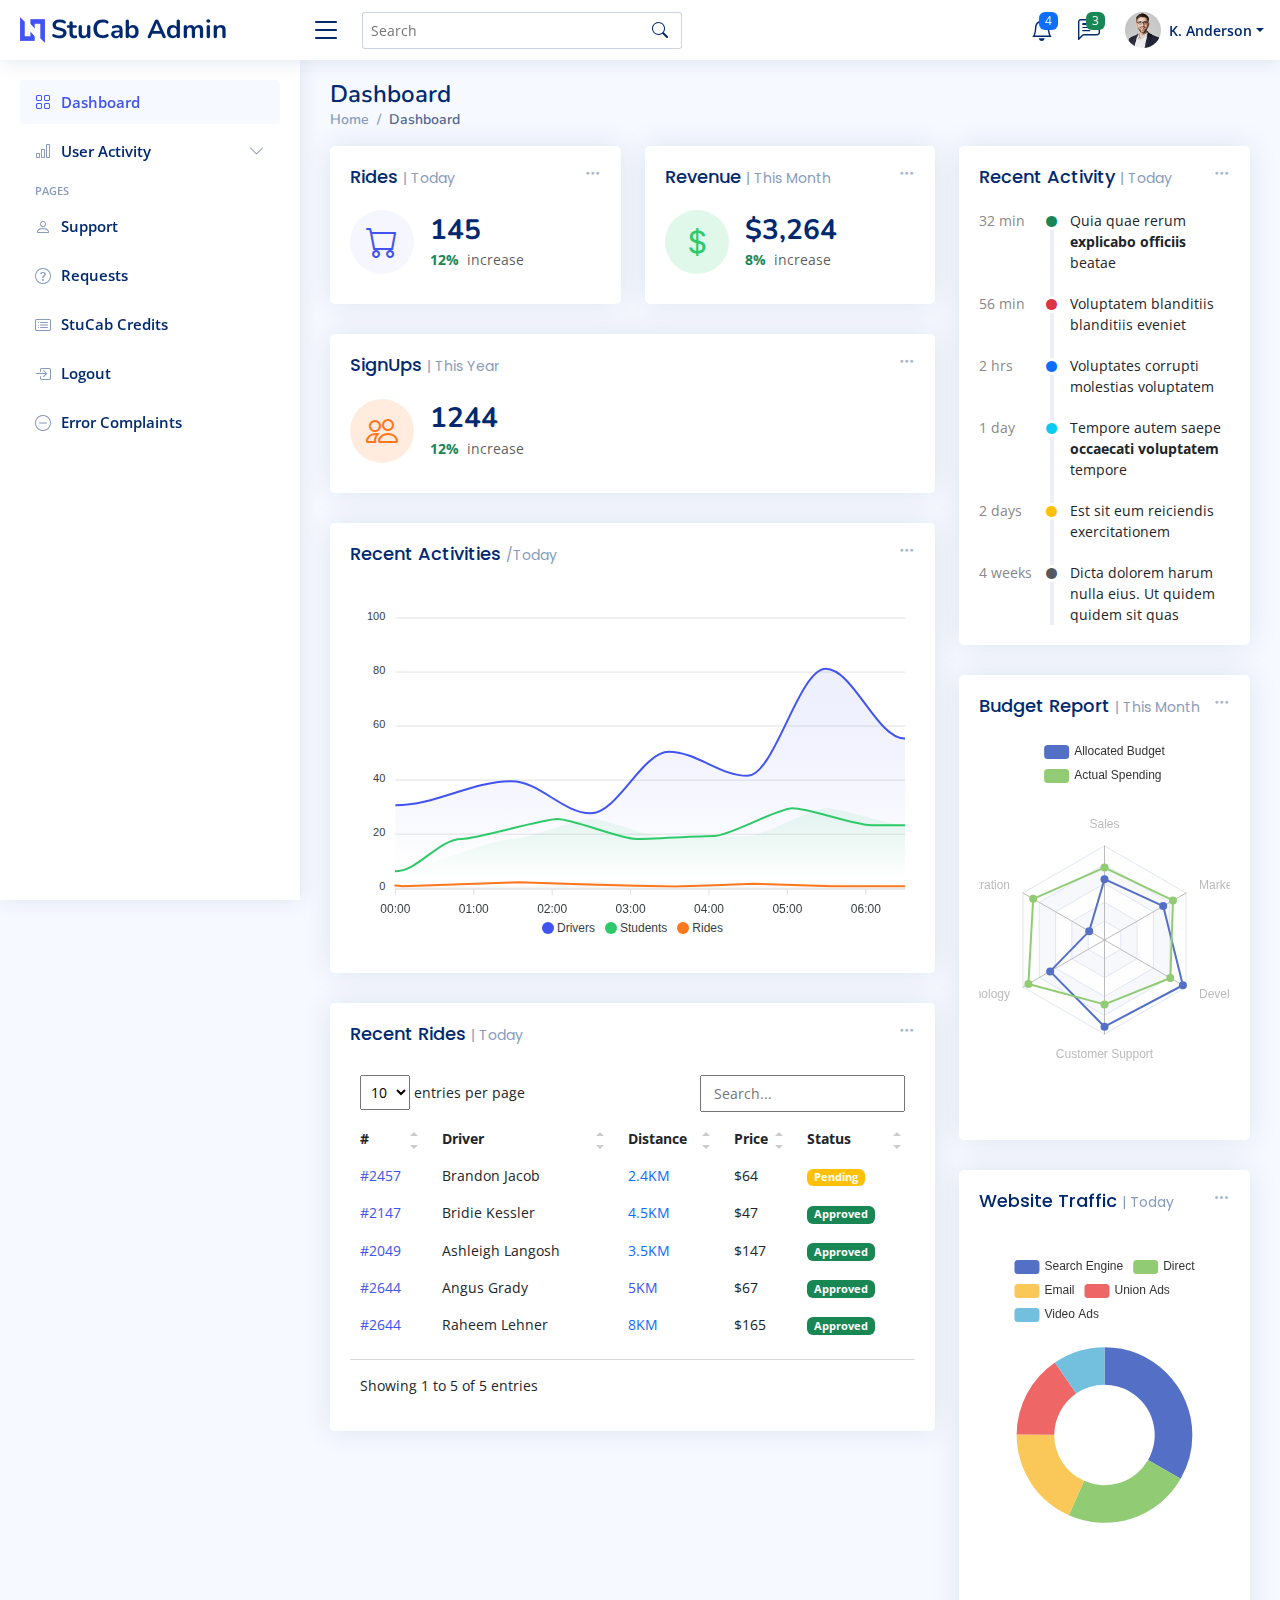
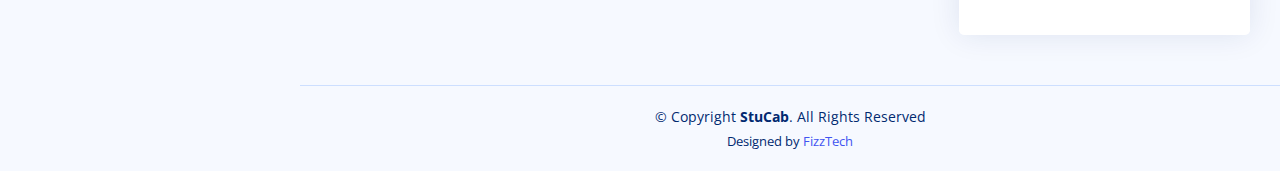
<file: Dashboards/adminDash/index.html>
<!DOCTYPE html>
<html lang="en">

<head>
  <meta charset="utf-8">
  <meta content="width=device-width, initial-scale=1.0" name="viewport">

  <title>StuCab - Admin Dashboard</title>
  <meta content="" name="description">
  <meta content="" name="keywords">

  <!-- Favicons -->
  <link href="assets/img/favicon.png" rel="icon">
  <link href="assets/img/apple-touch-icon.png" rel="apple-touch-icon">

  <!-- Google Fonts -->
  <link href="https://fonts.gstatic.com" rel="preconnect">
  <link href="https://fonts.googleapis.com/css?family=Open+Sans:300,300i,400,400i,600,600i,700,700i|Nunito:300,300i,400,400i,600,600i,700,700i|Poppins:300,300i,400,400i,500,500i,600,600i,700,700i" rel="stylesheet">

  <!-- Vendor CSS Files -->
  <link href="assets/vendor/bootstrap/css/bootstrap.min.css" rel="stylesheet">
  <link href="assets/vendor/bootstrap-icons/bootstrap-icons.css" rel="stylesheet">
  <link href="assets/vendor/boxicons/css/boxicons.min.css" rel="stylesheet">
  <link href="assets/vendor/quill/quill.snow.css" rel="stylesheet">
  <link href="assets/vendor/quill/quill.bubble.css" rel="stylesheet">
  <link href="assets/vendor/remixicon/remixicon.css" rel="stylesheet">
  <link href="assets/vendor/simple-datatables/style.css" rel="stylesheet">

  <!-- Template Main CSS File -->
  <link href="assets/css/style.css" rel="stylesheet">

  <!-- =======================================================
  * Template Name: NiceAdmin
  * Updated: Jul 27 2023 with Bootstrap v5.3.1
  * Template URL: https://bootstrapmade.com/nice-admin-bootstrap-admin-html-template/
  * Author: BootstrapMade.com
  * License: https://bootstrapmade.com/license/
  ======================================================== -->
</head>

<body>

  <!-- ======= Header ======= -->
  <header id="header" class="header fixed-top d-flex align-items-center">

    <div class="d-flex align-items-center justify-content-between">
      <a href="index.html" class="logo d-flex align-items-center">
        <img src="assets/img/logo.png" alt="">
        <span class="d-none d-lg-block">StuCab Admin</span>
      </a>
      <i class="bi bi-list toggle-sidebar-btn"></i>
    </div><!-- End Logo -->

    <div class="search-bar">
      <form class="search-form d-flex align-items-center" method="POST" action="#">
        <input type="text" name="query" placeholder="Search" title="Enter search keyword">
        <button type="submit" title="Search"><i class="bi bi-search"></i></button>
      </form>
    </div><!-- End Search Bar -->

    <nav class="header-nav ms-auto">
      <ul class="d-flex align-items-center">

        <li class="nav-item d-block d-lg-none">
          <a class="nav-link nav-icon search-bar-toggle " href="#">
            <i class="bi bi-search"></i>
          </a>
        </li><!-- End Search Icon-->

        <li class="nav-item dropdown">

          <a class="nav-link nav-icon" href="#" data-bs-toggle="dropdown">
            <i class="bi bi-bell"></i>
            <span class="badge bg-primary badge-number">4</span>
          </a><!-- End Notification Icon -->

          <ul class="dropdown-menu dropdown-menu-end dropdown-menu-arrow notifications">
            <li class="dropdown-header">
              You have 4 new notifications
              <a href="#"><span class="badge rounded-pill bg-primary p-2 ms-2">View all</span></a>
            </li>
            <li>
              <hr class="dropdown-divider">
            </li>

            <li class="notification-item">
              <i class="bi bi-exclamation-circle text-warning"></i>
              <div>
                <h4>Lorem Ipsum</h4>
                <p>Quae dolorem earum veritatis oditseno</p>
                <p>30 min. ago</p>
              </div>
            </li>

            <li>
              <hr class="dropdown-divider">
            </li>

            <li class="notification-item">
              <i class="bi bi-x-circle text-danger"></i>
              <div>
                <h4>Atque rerum nesciunt</h4>
                <p>Quae dolorem earum veritatis oditseno</p>
                <p>1 hr. ago</p>
              </div>
            </li>

            <li>
              <hr class="dropdown-divider">
            </li>

            <li class="notification-item">
              <i class="bi bi-check-circle text-success"></i>
              <div>
                <h4>Sit rerum fuga</h4>
                <p>Quae dolorem earum veritatis oditseno</p>
                <p>2 hrs. ago</p>
              </div>
            </li>

            <li>
              <hr class="dropdown-divider">
            </li>

            <li class="notification-item">
              <i class="bi bi-info-circle text-primary"></i>
              <div>
                <h4>Dicta reprehenderit</h4>
                <p>Quae dolorem earum veritatis oditseno</p>
                <p>4 hrs. ago</p>
              </div>
            </li>

            <li>
              <hr class="dropdown-divider">
            </li>
            <li class="dropdown-footer">
              <a href="#">Show all notifications</a>
            </li>

          </ul><!-- End Notification Dropdown Items -->

        </li><!-- End Notification Nav -->

        <li class="nav-item dropdown">

          <a class="nav-link nav-icon" href="#" data-bs-toggle="dropdown">
            <i class="bi bi-chat-left-text"></i>
            <span class="badge bg-success badge-number">3</span>
          </a><!-- End Messages Icon -->

          <ul class="dropdown-menu dropdown-menu-end dropdown-menu-arrow messages">
            <li class="dropdown-header">
              You have 3 new messages
              <a href="#"><span class="badge rounded-pill bg-primary p-2 ms-2">View all</span></a>
            </li>
            <li>
              <hr class="dropdown-divider">
            </li>

            <li class="message-item">
              <a href="#">
                <img src="assets/img/messages-1.jpg" alt="" class="rounded-circle">
                <div>
                  <h4>Maria Hudson</h4>
                  <p>Velit asperiores et ducimus soluta repudiandae labore officia est ut...</p>
                  <p>4 hrs. ago</p>
                </div>
              </a>
            </li>
            <li>
              <hr class="dropdown-divider">
            </li>

            <li class="message-item">
              <a href="#">
                <img src="assets/img/messages-2.jpg" alt="" class="rounded-circle">
                <div>
                  <h4>Anna Nelson</h4>
                  <p>Velit asperiores et ducimus soluta repudiandae labore officia est ut...</p>
                  <p>6 hrs. ago</p>
                </div>
              </a>
            </li>
            <li>
              <hr class="dropdown-divider">
            </li>

            <li class="message-item">
              <a href="#">
                <img src="assets/img/messages-3.jpg" alt="" class="rounded-circle">
                <div>
                  <h4>David Muldon</h4>
                  <p>Velit asperiores et ducimus soluta repudiandae labore officia est ut...</p>
                  <p>8 hrs. ago</p>
                </div>
              </a>
            </li>
            <li>
              <hr class="dropdown-divider">
            </li>

            <li class="dropdown-footer">
              <a href="#">Show all messages</a>
            </li>

          </ul><!-- End Messages Dropdown Items -->

        </li><!-- End Messages Nav -->

        <li class="nav-item dropdown pe-3">

          <a class="nav-link nav-profile d-flex align-items-center pe-0" href="#" data-bs-toggle="dropdown">
            <img src="assets/img/profile-img.jpg" alt="Profile" class="rounded-circle">
            <span class="d-none d-md-block dropdown-toggle ps-2">K. Anderson</span>
          </a><!-- End Profile Iamge Icon -->

          <ul class="dropdown-menu dropdown-menu-end dropdown-menu-arrow profile">
            <li class="dropdown-header">
              <h6>Kevin Anderson</h6>
              <span>Web Designer</span>
            </li>
            <li>
              <hr class="dropdown-divider">
            </li>

            <li>
              <a class="dropdown-item d-flex align-items-center" href="users-profile.html">
                <i class="bi bi-person"></i>
                <span>My Profile</span>
              </a>
            </li>
            <li>
              <hr class="dropdown-divider">
            </li>

            <li>
              <a class="dropdown-item d-flex align-items-center" href="users-profile.html">
                <i class="bi bi-gear"></i>
                <span>Account Settings</span>
              </a>
            </li>
            <li>
              <hr class="dropdown-divider">
            </li>

            <li>
              <a class="dropdown-item d-flex align-items-center" href="pages-faq.html">
                <i class="bi bi-question-circle"></i>
                <span>Need Help?</span>
              </a>
            </li>
            <li>
              <hr class="dropdown-divider">
            </li>

            <li>
              <a class="dropdown-item d-flex align-items-center" href="#">
                <i class="bi bi-box-arrow-right"></i>
                <span>Sign Out</span>
              </a>
            </li>

          </ul><!-- End Profile Dropdown Items -->
        </li><!-- End Profile Nav -->

      </ul>
    </nav><!-- End Icons Navigation -->

  </header><!-- End Header -->

  <!-- ======= Sidebar ======= -->
  <aside id="sidebar" class="sidebar">

    <ul class="sidebar-nav" id="sidebar-nav">

      <li class="nav-item">
        <a class="nav-link " href="index.html">
          <i class="bi bi-grid"></i>
          <span>Dashboard</span>
        </a>
      </li><!-- End Dashboard Nav -->

      <li class="nav-item">
        <a class="nav-link collapsed" data-bs-target="#charts-nav" data-bs-toggle="collapse" href="#">
          <i class="bi bi-bar-chart"></i><span>User Activity</span><i class="bi bi-chevron-down ms-auto"></i>
        </a>
        <ul id="charts-nav" class="nav-content collapse " data-bs-parent="#sidebar-nav">
          <li>
            <a href="">
              <i class="bi bi-circle"></i><span>Drivers</span>
            </a>
          </li>
          <li>
            <a href="">
              <i class="bi bi-circle"></i><span>Students</span>
            </a>
          </li>
          <li>
            <a href="">
              <i class="bi bi-circle"></i><span>StuCab Credit</span>
            </a>
          </li>
        </ul>
      </li><!-- End Charts Nav -->

      <li class="nav-heading">Pages</li>

      <li class="nav-item">
        <a class="nav-link collapsed" href="">
          <i class="bi bi-person"></i>
          <span>Support</span>
        </a>
      </li><!-- End Profile Page Nav -->

      <li class="nav-item">
        <a class="nav-link collapsed" href="">
          <i class="bi bi-question-circle"></i>
          <span>Requests</span>
        </a>
      </li><!-- End F.A.Q Page Nav -->

      <li class="nav-item">
        <a class="nav-link collapsed" href="">
          <i class="bi bi-card-list"></i>
          <span>StuCab Credits</span>
        </a>
      </li><!-- End Register Page Nav -->

      <li class="nav-item">
        <a class="nav-link collapsed" href="">
          <i class="bi bi-box-arrow-in-right"></i>
          <span>Logout</span>
        </a>
      </li><!-- End Login Page Nav -->

      <li class="nav-item">
        <a class="nav-link collapsed" href="">
          <i class="bi bi-dash-circle"></i>
          <span>Error Complaints</span>
        </a>
      </li><!-- End Error 404 Page Nav -->

    </ul>

  </aside><!-- End Sidebar-->

  <main id="main" class="main">

    <div class="pagetitle">
      <h1>Dashboard</h1>
      <nav>
        <ol class="breadcrumb">
          <li class="breadcrumb-item"><a href="index.html">Home</a></li>
          <li class="breadcrumb-item active">Dashboard</li>
        </ol>
      </nav>
    </div><!-- End Page Title -->

    <section class="section dashboard">
      <div class="row">

        <!-- Left side columns -->
        <div class="col-lg-8">
          <div class="row">

            <!-- Sales Card -->
            <div class="col-xxl-4 col-md-6">
              <div class="card info-card sales-card">

                <div class="filter">
                  <a class="icon" href="#" data-bs-toggle="dropdown"><i class="bi bi-three-dots"></i></a>
                  <ul class="dropdown-menu dropdown-menu-end dropdown-menu-arrow">
                    <li class="dropdown-header text-start">
                      <h6>Filter</h6>
                    </li>

                    <li><a class="dropdown-item" href="#">Today</a></li>
                    <li><a class="dropdown-item" href="#">This Month</a></li>
                    <li><a class="dropdown-item" href="#">This Year</a></li>
                  </ul>
                </div>

                <div class="card-body">
                  <h5 class="card-title">Rides <span>| Today</span></h5>

                  <div class="d-flex align-items-center">
                    <div class="card-icon rounded-circle d-flex align-items-center justify-content-center">
                      <i class="bi bi-cart"></i>
                    </div>
                    <div class="ps-3">
                      <h6>145</h6>
                      <span class="text-success small pt-1 fw-bold">12%</span> <span class="text-muted small pt-2 ps-1">increase</span>

                    </div>
                  </div>
                </div>

              </div>
            </div><!-- End Sales Card -->

            <!-- Revenue Card -->
            <div class="col-xxl-4 col-md-6">
              <div class="card info-card revenue-card">

                <div class="filter">
                  <a class="icon" href="#" data-bs-toggle="dropdown"><i class="bi bi-three-dots"></i></a>
                  <ul class="dropdown-menu dropdown-menu-end dropdown-menu-arrow">
                    <li class="dropdown-header text-start">
                      <h6>Filter</h6>
                    </li>

                    <li><a class="dropdown-item" href="#">Today</a></li>
                    <li><a class="dropdown-item" href="#">This Month</a></li>
                    <li><a class="dropdown-item" href="#">This Year</a></li>
                  </ul>
                </div>

                <div class="card-body">
                  <h5 class="card-title">Revenue <span>| This Month</span></h5>

                  <div class="d-flex align-items-center">
                    <div class="card-icon rounded-circle d-flex align-items-center justify-content-center">
                      <i class="bi bi-currency-dollar"></i>
                    </div>
                    <div class="ps-3">
                      <h6>$3,264</h6>
                      <span class="text-success small pt-1 fw-bold">8%</span> <span class="text-muted small pt-2 ps-1">increase</span>

                    </div>
                  </div>
                </div>

              </div>
            </div><!-- End Revenue Card -->

            <!-- Customers Card -->
            <div class="col-xxl-4 col-xl-12">

              <div class="card info-card customers-card">

                <div class="filter">
                  <a class="icon" href="#" data-bs-toggle="dropdown"><i class="bi bi-three-dots"></i></a>
                  <ul class="dropdown-menu dropdown-menu-end dropdown-menu-arrow">
                    <li class="dropdown-header text-start">
                      <h6>Filter</h6>
                    </li>

                    <li><a class="dropdown-item" href="#">Today</a></li>
                    <li><a class="dropdown-item" href="#">This Month</a></li>
                    <li><a class="dropdown-item" href="#">This Year</a></li>
                  </ul>
                </div>

                <div class="card-body">
                  <h5 class="card-title">SignUps <span>| This Year</span></h5>

                  <div class="d-flex align-items-center">
                    <div class="card-icon rounded-circle d-flex align-items-center justify-content-center">
                      <i class="bi bi-people"></i>
                    </div>
                    <div class="ps-3">
                      <h6>1244</h6>
                      <span class="text-success small pt-1 fw-bold">12%</span> <span class="text-muted small pt-2 ps-1">increase</span>

                    </div>
                  </div>

                </div>
              </div>

            </div><!-- End Customers Card -->

            <!-- Reports -->
            <div class="col-12">
              <div class="card">

                <div class="filter">
                  <a class="icon" href="#" data-bs-toggle="dropdown"><i class="bi bi-three-dots"></i></a>
                  <ul class="dropdown-menu dropdown-menu-end dropdown-menu-arrow">
                    <li class="dropdown-header text-start">
                      <h6>Filter</h6>
                    </li>

                    <li><a class="dropdown-item" href="#">Today</a></li>
                    <li><a class="dropdown-item" href="#">This Month</a></li>
                    <li><a class="dropdown-item" href="#">This Year</a></li>
                  </ul>
                </div>

                <div class="card-body">
                  <h5 class="card-title">Recent Activities <span>/Today</span></h5>

                  <!-- Line Chart -->
                  <div id="reportsChart"></div>

                  <script>
                    document.addEventListener("DOMContentLoaded", () => {
                      new ApexCharts(document.querySelector("#reportsChart"), {
                        series: [{
                          name: 'Drivers',
                          data: [31, 40, 28, 51, 42, 82, 56],
                        }, {
                          name: 'Students',
                          data: [11, 32, 45, 32, 34, 52, 41]
                        }, {
                          name: 'Rides',
                          data: [15, 11, 32, 18, 9, 24, 11]
                        }],
                        chart: {
                          height: 350,
                          type: 'area',
                          toolbar: {
                            show: false
                          },
                        },
                        markers: {
                          size: 4
                        },
                        colors: ['#4154f1', '#2eca6a', '#ff771d'],
                        fill: {
                          type: "gradient",
                          gradient: {
                            shadeIntensity: 1,
                            opacityFrom: 0.3,
                            opacityTo: 0.4,
                            stops: [0, 90, 100]
                          }
                        },
                        dataLabels: {
                          enabled: false
                        },
                        stroke: {
                          curve: 'smooth',
                          width: 2
                        },
                        xaxis: {
                          type: 'datetime',
                          categories: ["2018-09-19T00:00:00.000Z", "2018-09-19T01:30:00.000Z", "2018-09-19T02:30:00.000Z", "2018-09-19T03:30:00.000Z", "2018-09-19T04:30:00.000Z", "2018-09-19T05:30:00.000Z", "2018-09-19T06:30:00.000Z"]
                        },
                        tooltip: {
                          x: {
                            format: 'dd/MM/yy HH:mm'
                          },
                        }
                      }).render();
                    });
                  </script>
                  <!-- End Line Chart -->

                </div>

              </div>
            </div><!-- End Reports -->

            <!-- Recent Sales -->
            <div class="col-12">
              <div class="card recent-sales overflow-auto">

                <div class="filter">
                  <a class="icon" href="#" data-bs-toggle="dropdown"><i class="bi bi-three-dots"></i></a>
                  <ul class="dropdown-menu dropdown-menu-end dropdown-menu-arrow">
                    <li class="dropdown-header text-start">
                      <h6>Filter</h6>
                    </li>

                    <li><a class="dropdown-item" href="#">Today</a></li>
                    <li><a class="dropdown-item" href="#">This Month</a></li>
                    <li><a class="dropdown-item" href="#">This Year</a></li>
                  </ul>
                </div>

                <div class="card-body">
                  <h5 class="card-title">Recent Rides <span>| Today</span></h5>

                  <table class="table table-borderless datatable">
                    <thead>
                      <tr>
                        <th scope="col">#</th>
                        <th scope="col">Driver</th>
                        <th scope="col">Distance</th>
                        <th scope="col">Price</th>
                        <th scope="col">Status</th>
                      </tr>
                    </thead>
                    <tbody>
                      <tr>
                        <th scope="row"><a href="#">#2457</a></th>
                        <td>Brandon Jacob</td>
                        <td><a href="" class="text-primary">2.4KM</a></td>
                        <td>$64</td>
                        <td><span class="badge bg-warning">Pending</span></td>
                      </tr>
                      <tr>
                        <th scope="row"><a href="#">#2147</a></th>
                        <td>Bridie Kessler</td>
                        <td><a href="#" class="text-primary">4.5KM</a></td>
                        <td>$47</td>
                        <td><span class="badge bg-success">Approved</span></td>
                      </tr>
                      <tr>
                        <th scope="row"><a href="#">#2049</a></th>
                        <td>Ashleigh Langosh</td>
                        <td><a href="#" class="text-primary">3.5KM</a></td>
                        <td>$147</td>
                        <td><span class="badge bg-success">Approved</span></td>
                      </tr>
                      <tr>
                        <th scope="row"><a href="#">#2644</a></th>
                        <td>Angus Grady</td>
                        <td><a href="#" class="text-primar">5KM</a></td>
                        <td>$67</td>
                        <td><span class="badge bg-success">Approved</span></td>
                      </tr>
                      <tr>
                        <th scope="row"><a href="#">#2644</a></th>
                        <td>Raheem Lehner</td>
                        <td><a href="#" class="text-primary">8KM</a></td>
                        <td>$165</td>
                        <td><span class="badge bg-success">Approved</span></td>
                      </tr>
                    </tbody>
                  </table>

                </div>

              </div>
            </div><!-- End Recent Sales -->

          </div>
        </div><!-- End Left side columns -->

        <!-- Right side columns -->
        <div class="col-lg-4">

          <!-- Recent Activity -->
          <div class="card">
            <div class="filter">
              <a class="icon" href="#" data-bs-toggle="dropdown"><i class="bi bi-three-dots"></i></a>
              <ul class="dropdown-menu dropdown-menu-end dropdown-menu-arrow">
                <li class="dropdown-header text-start">
                  <h6>Filter</h6>
                </li>

                <li><a class="dropdown-item" href="#">Today</a></li>
                <li><a class="dropdown-item" href="#">This Month</a></li>
                <li><a class="dropdown-item" href="#">This Year</a></li>
              </ul>
            </div>

            <div class="card-body">
              <h5 class="card-title">Recent Activity <span>| Today</span></h5>

              <div class="activity">

                <div class="activity-item d-flex">
                  <div class="activite-label">32 min</div>
                  <i class='bi bi-circle-fill activity-badge text-success align-self-start'></i>
                  <div class="activity-content">
                    Quia quae rerum <a href="#" class="fw-bold text-dark">explicabo officiis</a> beatae
                  </div>
                </div><!-- End activity item-->

                <div class="activity-item d-flex">
                  <div class="activite-label">56 min</div>
                  <i class='bi bi-circle-fill activity-badge text-danger align-self-start'></i>
                  <div class="activity-content">
                    Voluptatem blanditiis blanditiis eveniet
                  </div>
                </div><!-- End activity item-->

                <div class="activity-item d-flex">
                  <div class="activite-label">2 hrs</div>
                  <i class='bi bi-circle-fill activity-badge text-primary align-self-start'></i>
                  <div class="activity-content">
                    Voluptates corrupti molestias voluptatem
                  </div>
                </div><!-- End activity item-->

                <div class="activity-item d-flex">
                  <div class="activite-label">1 day</div>
                  <i class='bi bi-circle-fill activity-badge text-info align-self-start'></i>
                  <div class="activity-content">
                    Tempore autem saepe <a href="#" class="fw-bold text-dark">occaecati voluptatem</a> tempore
                  </div>
                </div><!-- End activity item-->

                <div class="activity-item d-flex">
                  <div class="activite-label">2 days</div>
                  <i class='bi bi-circle-fill activity-badge text-warning align-self-start'></i>
                  <div class="activity-content">
                    Est sit eum reiciendis exercitationem
                  </div>
                </div><!-- End activity item-->

                <div class="activity-item d-flex">
                  <div class="activite-label">4 weeks</div>
                  <i class='bi bi-circle-fill activity-badge text-muted align-self-start'></i>
                  <div class="activity-content">
                    Dicta dolorem harum nulla eius. Ut quidem quidem sit quas
                  </div>
                </div><!-- End activity item-->

              </div>

            </div>
          </div><!-- End Recent Activity -->

          <!-- Budget Report -->
          <div class="card">
            <div class="filter">
              <a class="icon" href="#" data-bs-toggle="dropdown"><i class="bi bi-three-dots"></i></a>
              <ul class="dropdown-menu dropdown-menu-end dropdown-menu-arrow">
                <li class="dropdown-header text-start">
                  <h6>Filter</h6>
                </li>

                <li><a class="dropdown-item" href="#">Today</a></li>
                <li><a class="dropdown-item" href="#">This Month</a></li>
                <li><a class="dropdown-item" href="#">This Year</a></li>
              </ul>
            </div>

            <div class="card-body pb-0">
              <h5 class="card-title">Budget Report <span>| This Month</span></h5>

              <div id="budgetChart" style="min-height: 400px;" class="echart"></div>

              <script>
                document.addEventListener("DOMContentLoaded", () => {
                  var budgetChart = echarts.init(document.querySelector("#budgetChart")).setOption({
                    legend: {
                      data: ['Allocated Budget', 'Actual Spending']
                    },
                    radar: {
                      // shape: 'circle',
                      indicator: [{
                          name: 'Sales',
                          max: 6500
                        },
                        {
                          name: 'Administration',
                          max: 16000
                        },
                        {
                          name: 'Information Technology',
                          max: 30000
                        },
                        {
                          name: 'Customer Support',
                          max: 38000
                        },
                        {
                          name: 'Development',
                          max: 52000
                        },
                        {
                          name: 'Marketing',
                          max: 25000
                        }
                      ]
                    },
                    series: [{
                      name: 'Budget vs spending',
                      type: 'radar',
                      data: [{
                          value: [4200, 3000, 20000, 35000, 50000, 18000],
                          name: 'Allocated Budget'
                        },
                        {
                          value: [5000, 14000, 28000, 26000, 42000, 21000],
                          name: 'Actual Spending'
                        }
                      ]
                    }]
                  });
                });
              </script>

            </div>
          </div><!-- End Budget Report -->

          <!-- Website Traffic -->
          <div class="card">
            <div class="filter">
              <a class="icon" href="#" data-bs-toggle="dropdown"><i class="bi bi-three-dots"></i></a>
              <ul class="dropdown-menu dropdown-menu-end dropdown-menu-arrow">
                <li class="dropdown-header text-start">
                  <h6>Filter</h6>
                </li>

                <li><a class="dropdown-item" href="#">Today</a></li>
                <li><a class="dropdown-item" href="#">This Month</a></li>
                <li><a class="dropdown-item" href="#">This Year</a></li>
              </ul>
            </div>

            <div class="card-body pb-0">
              <h5 class="card-title">Website Traffic <span>| Today</span></h5>

              <div id="trafficChart" style="min-height: 400px;" class="echart"></div>

              <script>
                document.addEventListener("DOMContentLoaded", () => {
                  echarts.init(document.querySelector("#trafficChart")).setOption({
                    tooltip: {
                      trigger: 'item'
                    },
                    legend: {
                      top: '5%',
                      left: 'center'
                    },
                    series: [{
                      name: 'Access From',
                      type: 'pie',
                      radius: ['40%', '70%'],
                      avoidLabelOverlap: false,
                      label: {
                        show: false,
                        position: 'center'
                      },
                      emphasis: {
                        label: {
                          show: true,
                          fontSize: '18',
                          fontWeight: 'bold'
                        }
                      },
                      labelLine: {
                        show: false
                      },
                      data: [{
                          value: 1048,
                          name: 'Search Engine'
                        },
                        {
                          value: 735,
                          name: 'Direct'
                        },
                        {
                          value: 580,
                          name: 'Email'
                        },
                        {
                          value: 484,
                          name: 'Union Ads'
                        },
                        {
                          value: 300,
                          name: 'Video Ads'
                        }
                      ]
                    }]
                  });
                });
              </script>

            </div>
          </div><!-- End Website Traffic -->

        </div><!-- End Right side columns -->

      </div>
    </section>

  </main><!-- End #main -->

  <!-- ======= Footer ======= -->
  <footer id="footer" class="footer">
    <div class="copyright">
      &copy; Copyright <strong><span>StuCab</span></strong>. All Rights Reserved
    </div>
    <div class="credits">
      Designed by <a href="https://bootstrapmade.com/">FizzTech</a>
    </div>
  </footer><!-- End Footer -->

  <a href="#" class="back-to-top d-flex align-items-center justify-content-center"><i class="bi bi-arrow-up-short"></i></a>

  <!-- Vendor JS Files -->
  <script src="assets/vendor/apexcharts/apexcharts.min.js"></script>
  <script src="assets/vendor/bootstrap/js/bootstrap.bundle.min.js"></script>
  <script src="assets/vendor/chart.js/chart.umd.js"></script>
  <script src="assets/vendor/echarts/echarts.min.js"></script>
  <script src="assets/vendor/quill/quill.min.js"></script>
  <script src="assets/vendor/simple-datatables/simple-datatables.js"></script>
  <script src="assets/vendor/tinymce/tinymce.min.js"></script>
  <script src="assets/vendor/php-email-form/validate.js"></script>

  <!-- Template Main JS File -->
  <script src="assets/js/main.js"></script>

</body>

</html>
</file>
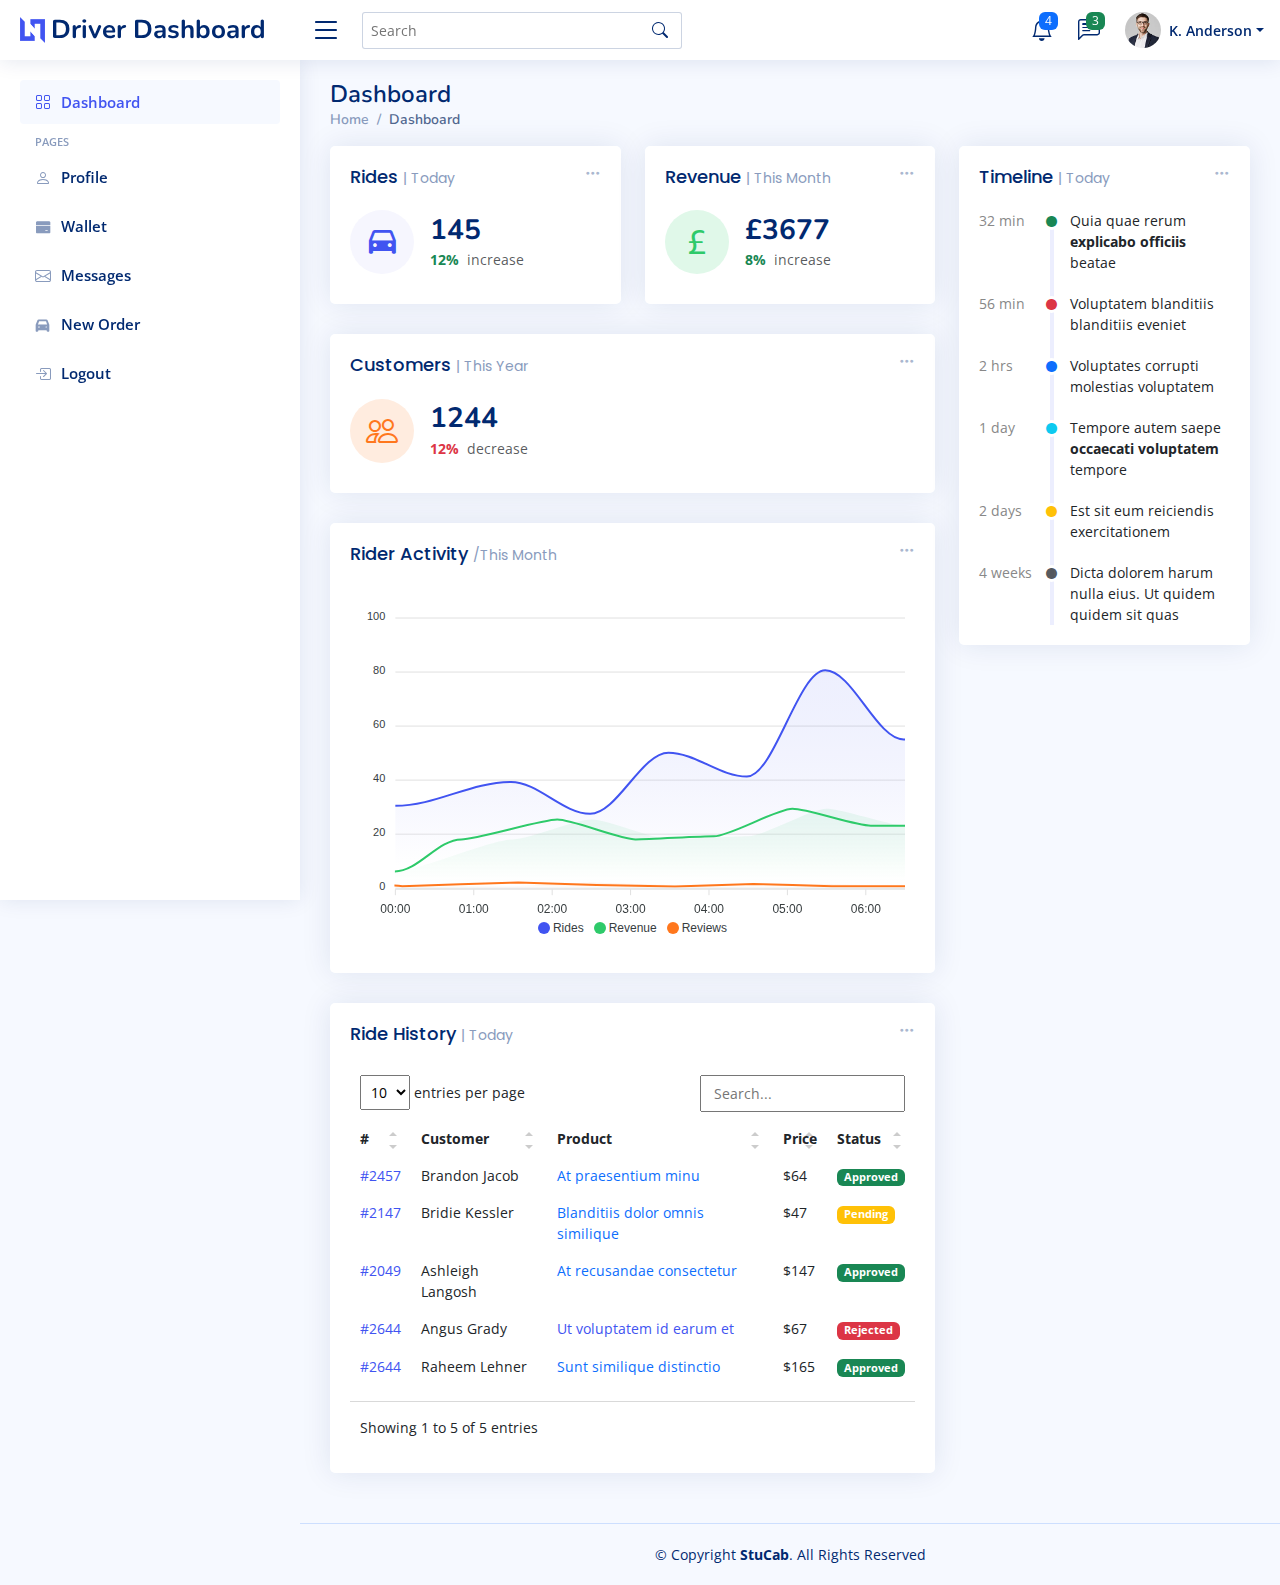
<file: Dashboards/driverDash/index.html>
<!DOCTYPE html>
<html lang="en">

<head>
  <meta charset="utf-8">
  <meta content="width=device-width, initial-scale=1.0" name="viewport">

  <title>StuCab - Driver Dash</title>
  <meta content="" name="description">
  <meta content="" name="keywords">

  <!-- Favicons -->
  <link href="assets/img/favicon.png" rel="icon">
  <link href="assets/img/apple-touch-icon.png" rel="apple-touch-icon">

  <!-- Google Fonts -->
  <link href="https://fonts.gstatic.com" rel="preconnect">
  <link href="https://fonts.googleapis.com/css?family=Open+Sans:300,300i,400,400i,600,600i,700,700i|Nunito:300,300i,400,400i,600,600i,700,700i|Poppins:300,300i,400,400i,500,500i,600,600i,700,700i" rel="stylesheet">

  <!-- Vendor CSS Files -->
  <link href="assets/vendor/bootstrap/css/bootstrap.min.css" rel="stylesheet">
  <link href="assets/vendor/bootstrap-icons/bootstrap-icons.css" rel="stylesheet">
  <link href="assets/vendor/boxicons/css/boxicons.min.css" rel="stylesheet">
  <link href="assets/vendor/quill/quill.snow.css" rel="stylesheet">
  <link href="assets/vendor/quill/quill.bubble.css" rel="stylesheet">
  <link href="assets/vendor/remixicon/remixicon.css" rel="stylesheet">
  <link href="assets/vendor/simple-datatables/style.css" rel="stylesheet">

  <!-- Template Main CSS File -->
  <link href="assets/css/style.css" rel="stylesheet">

</head>

<body>

  <!-- ======= Header ======= -->
  <header id="header" class="header fixed-top d-flex align-items-center">

    <div class="d-flex align-items-center justify-content-between">
      <a href="signout.php" class="logo d-flex align-items-center">
        <img src="assets/img/logo.png" alt="">
        <span class="d-none d-lg-block">Driver Dashboard</span>
      </a>
      <i class="bi bi-list toggle-sidebar-btn"></i>
    </div><!-- End Logo -->

    <div class="search-bar">
      <form class="search-form d-flex align-items-center" method="POST" action="#">
        <input type="text" name="query" placeholder="Search" title="Enter search keyword">
        <button type="submit" title="Search"><i class="bi bi-search"></i></button>
      </form>
    </div><!-- End Search Bar -->

    <nav class="header-nav ms-auto">
      <ul class="d-flex align-items-center">

        <li class="nav-item d-block d-lg-none">
          <a class="nav-link nav-icon search-bar-toggle " href="#">
            <i class="bi bi-search"></i>
          </a>
        </li><!-- End Search Icon-->

        <li class="nav-item dropdown">

          <a class="nav-link nav-icon" href="#" data-bs-toggle="dropdown">
            <i class="bi bi-bell"></i>
            <span class="badge bg-primary badge-number">4</span>
          </a><!-- End Notification Icon -->

          <ul class="dropdown-menu dropdown-menu-end dropdown-menu-arrow notifications">
            <li class="dropdown-header">
              You have 4 new notifications
              <a href="#"><span class="badge rounded-pill bg-primary p-2 ms-2">View all</span></a>
            </li>
            <li>
              <hr class="dropdown-divider">
            </li>

            <li class="notification-item">
              <i class="bi bi-exclamation-circle text-warning"></i>
              <div>
                <h4>Lorem Ipsum</h4>
                <p>Quae dolorem earum veritatis oditseno</p>
                <p>30 min. ago</p>
              </div>
            </li>

            <li>
              <hr class="dropdown-divider">
            </li>

            <li class="notification-item">
              <i class="bi bi-x-circle text-danger"></i>
              <div>
                <h4>Atque rerum nesciunt</h4>
                <p>Quae dolorem earum veritatis oditseno</p>
                <p>1 hr. ago</p>
              </div>
            </li>

            <li>
              <hr class="dropdown-divider">
            </li>

            <li class="notification-item">
              <i class="bi bi-check-circle text-success"></i>
              <div>
                <h4>Sit rerum fuga</h4>
                <p>Quae dolorem earum veritatis oditseno</p>
                <p>2 hrs. ago</p>
              </div>
            </li>

            <li>
              <hr class="dropdown-divider">
            </li>

            <li class="notification-item">
              <i class="bi bi-info-circle text-primary"></i>
              <div>
                <h4>Dicta reprehenderit</h4>
                <p>Quae dolorem earum veritatis oditseno</p>
                <p>4 hrs. ago</p>
              </div>
            </li>

            <li>
              <hr class="dropdown-divider">
            </li>
            <li class="dropdown-footer">
              <a href="#">Show all notifications</a>
            </li>

          </ul><!-- End Notification Dropdown Items -->

        </li><!-- End Notification Nav -->

        <li class="nav-item dropdown">

          <a class="nav-link nav-icon" href="#" data-bs-toggle="dropdown">
            <i class="bi bi-chat-left-text"></i>
            <span class="badge bg-success badge-number">3</span>
          </a><!-- End Messages Icon -->

          <ul class="dropdown-menu dropdown-menu-end dropdown-menu-arrow messages">
            <li class="dropdown-header">
              You have 3 new messages
              <a href="#"><span class="badge rounded-pill bg-primary p-2 ms-2">View all</span></a>
            </li>
            <li>
              <hr class="dropdown-divider">
            </li>

            <li class="message-item">
              <a href="#">
                <img src="assets/img/messages-1.jpg" alt="" class="rounded-circle">
                <div>
                  <h4>Maria Hudson</h4>
                  <p>Velit asperiores et ducimus soluta repudiandae labore officia est ut...</p>
                  <p>4 hrs. ago</p>
                </div>
              </a>
            </li>
            <li>
              <hr class="dropdown-divider">
            </li>

            <li class="message-item">
              <a href="#">
                <img src="assets/img/messages-2.jpg" alt="" class="rounded-circle">
                <div>
                  <h4>Anna Nelson</h4>
                  <p>Velit asperiores et ducimus soluta repudiandae labore officia est ut...</p>
                  <p>6 hrs. ago</p>
                </div>
              </a>
            </li>
            <li>
              <hr class="dropdown-divider">
            </li>

            <li class="message-item">
              <a href="#">
                <img src="assets/img/messages-3.jpg" alt="" class="rounded-circle">
                <div>
                  <h4>David Muldon</h4>
                  <p>Velit asperiores et ducimus soluta repudiandae labore officia est ut...</p>
                  <p>8 hrs. ago</p>
                </div>
              </a>
            </li>
            <li>
              <hr class="dropdown-divider">
            </li>

            <li class="dropdown-footer">
              <a href="#">Show all messages</a>
            </li>

          </ul><!-- End Messages Dropdown Items -->

        </li><!-- End Messages Nav -->

        <li class="nav-item dropdown pe-3">

          <a class="nav-link nav-profile d-flex align-items-center pe-0" href="#" data-bs-toggle="dropdown">
            <img src="assets/img/profile-img.jpg" alt="Profile" class="rounded-circle">
            <span class="d-none d-md-block dropdown-toggle ps-2">K. Anderson</span>
          </a><!-- End Profile Iamge Icon -->

          <ul class="dropdown-menu dropdown-menu-end dropdown-menu-arrow profile">
            <li class="dropdown-header">
              <h6>Kevin Anderson</h6>
              <span>StuCab Rider</span>
            </li>
            <li>
              <hr class="dropdown-divider">
            </li>

            <li>
              <a class="dropdown-item d-flex align-items-center" href="users-profile.html">
                <i class="bi bi-person"></i>
                <span>My Profile</span>
              </a>
            </li>
            <li>
              <hr class="dropdown-divider">
            </li>

            <li>
              <a class="dropdown-item d-flex align-items-center" href="users-profile.html">
                <i class="bi bi-gear"></i>
                <span>Account Settings</span>
              </a>
            </li>
            <li>
              <hr class="dropdown-divider">
            </li>

            <li>
              <a class="dropdown-item d-flex align-items-center" href="pages-faq.html">
                <i class="bi bi-question-circle"></i>
                <span>Need Help?</span>
              </a>
            </li>
            <li>
              <hr class="dropdown-divider">
            </li>

            <li>
              <a class="dropdown-item d-flex align-items-center" href="signout.php">
                <i class="bi bi-box-arrow-right"></i>
                <span>Sign Out</span>
              </a>
            </li>

          </ul><!-- End Profile Dropdown Items -->
        </li><!-- End Profile Nav -->

      </ul>
    </nav><!-- End Icons Navigation -->

  </header><!-- End Header -->

  <!-- ======= Sidebar ======= -->
  <aside id="sidebar" class="sidebar">

    <ul class="sidebar-nav" id="sidebar-nav">

      <li class="nav-item">
        <a class="nav-link " href="index.html">
          <i class="bi bi-grid"></i>
          <span>Dashboard</span>
        </a>
      </li><!-- End Dashboard Nav -->

      <li class="nav-heading">Pages</li>

      <li class="nav-item">
        <a class="nav-link collapsed" href="users-profile.html">
          <i class="bi bi-person"></i>
          <span>Profile</span>
        </a>
      </li><!-- End Profile Page Nav -->

      <li class="nav-item">
        <a class="nav-link collapsed" href="pages-faq.html">
          <i class="ri-bank-card-fill"></i>
          <span>Wallet</span>
        </a>
      </li><!-- End F.A.Q Page Nav -->

      <li class="nav-item">
        <a class="nav-link collapsed" href="pages-contact.html">
          <i class="bi bi-envelope"></i>
          <span>Messages</span>
        </a>
      </li><!-- End Contact Page Nav -->

      <li class="nav-item">
        <a class="nav-link collapsed" href="pages-register.html">
          <i class="ri-car-fill"></i>
          <span>New Order</span>
        </a>
      </li><!-- End Register Page Nav -->

      <li class="nav-item">
        <a class="nav-link collapsed" href="signout.php">
          <i class="bi bi-box-arrow-in-right"></i>
          <span>Logout</span>
        </a>
      </li><!-- End Login Page Nav -->

    </ul>

  </aside><!-- End Sidebar-->

  <main id="main" class="main">

    <div class="pagetitle">
      <h1>Dashboard</h1>
      <nav>
        <ol class="breadcrumb">
          <li class="breadcrumb-item"><a href="index.html">Home</a></li>
          <li class="breadcrumb-item active">Dashboard</li>
        </ol>
      </nav>
    </div><!-- End Page Title -->

    <section class="section dashboard">
      <div class="row">

        <!-- Left side columns -->
        <div class="col-lg-8">
          <div class="row">

            <!-- Sales Card -->
            <div class="col-xxl-4 col-md-6">
              <div class="card info-card sales-card">

                <div class="filter">
                  <a class="icon" href="#" data-bs-toggle="dropdown"><i class="bi bi-three-dots"></i></a>
                  <ul class="dropdown-menu dropdown-menu-end dropdown-menu-arrow">
                    <li class="dropdown-header text-start">
                      <h6>Filter</h6>
                    </li>

                    <li><a class="dropdown-item" href="#">Today</a></li>
                    <li><a class="dropdown-item" href="#">This Month</a></li>
                    <li><a class="dropdown-item" href="#">This Year</a></li>
                  </ul>
                </div>

                <div class="card-body">
                  <h5 class="card-title">Rides <span>| Today</span></h5>

                  <div class="d-flex align-items-center">
                    <div class="card-icon rounded-circle d-flex align-items-center justify-content-center">
                      <i class="ri-car-fill"></i>
                    </div>
                    <div class="ps-3">
                      <h6>145</h6>
                      <span class="text-success small pt-1 fw-bold">12%</span> <span class="text-muted small pt-2 ps-1">increase</span>

                    </div>
                  </div>
                </div>

              </div>
            </div><!-- End Sales Card -->

            <!-- Revenue Card -->
            <div class="col-xxl-4 col-md-6">
              <div class="card info-card revenue-card">

                <div class="filter">
                  <a class="icon" href="#" data-bs-toggle="dropdown"><i class="bi bi-three-dots"></i></a>
                  <ul class="dropdown-menu dropdown-menu-end dropdown-menu-arrow">
                    <li class="dropdown-header text-start">
                      <h6>Filter</h6>
                    </li>

                    <li><a class="dropdown-item" href="#">Today</a></li>
                    <li><a class="dropdown-item" href="#">This Month</a></li>
                    <li><a class="dropdown-item" href="#">This Year</a></li>
                  </ul>
                </div>

                <div class="card-body">
                  <h5 class="card-title">Revenue <span>| This Month</span></h5>

                  <div class="d-flex align-items-center">
                    <div class="card-icon rounded-circle d-flex align-items-center justify-content-center">
                      <i class="bi bi-currency-pound"></i>
                    </div>
                    <div class="ps-3">
                      <h6>&pound;3677</h6>
                      <span class="text-success small pt-1 fw-bold">8%</span> <span class="text-muted small pt-2 ps-1">increase</span>

                    </div>
                  </div>
                </div>

              </div>
            </div><!-- End Revenue Card -->

            <!-- Customers Card -->
            <div class="col-xxl-4 col-xl-12">

              <div class="card info-card customers-card">

                <div class="filter">
                  <a class="icon" href="#" data-bs-toggle="dropdown"><i class="bi bi-three-dots"></i></a>
                  <ul class="dropdown-menu dropdown-menu-end dropdown-menu-arrow">
                    <li class="dropdown-header text-start">
                      <h6>Filter</h6>
                    </li>

                    <li><a class="dropdown-item" href="#">Today</a></li>
                    <li><a class="dropdown-item" href="#">This Month</a></li>
                    <li><a class="dropdown-item" href="#">This Year</a></li>
                  </ul>
                </div>

                <div class="card-body">
                  <h5 class="card-title">Customers <span>| This Year</span></h5>

                  <div class="d-flex align-items-center">
                    <div class="card-icon rounded-circle d-flex align-items-center justify-content-center">
                      <i class="bi bi-people"></i>
                    </div>
                    <div class="ps-3">
                      <h6>1244</h6>
                      <span class="text-danger small pt-1 fw-bold">12%</span> <span class="text-muted small pt-2 ps-1">decrease</span>

                    </div>
                  </div>

                </div>
              </div>

            </div><!-- End Customers Card -->

            <!-- Reports -->
            <div class="col-12">
              <div class="card">

                <div class="filter">
                  <a class="icon" href="#" data-bs-toggle="dropdown"><i class="bi bi-three-dots"></i></a>
                  <ul class="dropdown-menu dropdown-menu-end dropdown-menu-arrow">
                    <li class="dropdown-header text-start">
                      <h6>Filter</h6>
                    </li>

                    <li><a class="dropdown-item" href="#">Today</a></li>
                    <li><a class="dropdown-item" href="#">This Month</a></li>
                    <li><a class="dropdown-item" href="#">This Year</a></li>
                  </ul>
                </div>

                <div class="card-body">
                  <h5 class="card-title">Rider Activity <span>/This Month</span></h5>

                  <!-- Line Chart -->
                  <div id="reportsChart"></div>

                  <script>
                    document.addEventListener("DOMContentLoaded", () => {
                      new ApexCharts(document.querySelector("#reportsChart"), {
                        series: [{
                          name: 'Rides',
                          data: [31, 40, 28, 51, 42, 82, 56],
                        }, {
                          name: 'Revenue',
                          data: [11, 32, 45, 32, 34, 52, 41]
                        }, {
                          name: 'Reviews',
                          data: [15, 11, 32, 18, 9, 24, 11]
                        }],
                        chart: {
                          height: 350,
                          type: 'area',
                          toolbar: {
                            show: false
                          },
                        },
                        markers: {
                          size: 4
                        },
                        colors: ['#4154f1', '#2eca6a', '#ff771d'],
                        fill: {
                          type: "gradient",
                          gradient: {
                            shadeIntensity: 1,
                            opacityFrom: 0.3,
                            opacityTo: 0.4,
                            stops: [0, 90, 100]
                          }
                        },
                        dataLabels: {
                          enabled: false
                        },
                        stroke: {
                          curve: 'smooth',
                          width: 2
                        },
                        xaxis: {
                          type: 'datetime',
                          categories: ["2018-09-19T00:00:00.000Z", "2018-09-19T01:30:00.000Z", "2018-09-19T02:30:00.000Z", "2018-09-19T03:30:00.000Z", "2018-09-19T04:30:00.000Z", "2018-09-19T05:30:00.000Z", "2018-09-19T06:30:00.000Z"]
                        },
                        tooltip: {
                          x: {
                            format: 'dd/MM/yy HH:mm'
                          },
                        }
                      }).render();
                    });
                  </script>
                  <!-- End Line Chart -->

                </div>

              </div>
            </div><!-- End Reports -->

            <!-- Recent Sales -->
            <div class="col-12">
              <div class="card recent-sales overflow-auto">

                <div class="filter">
                  <a class="icon" href="#" data-bs-toggle="dropdown"><i class="bi bi-three-dots"></i></a>
                  <ul class="dropdown-menu dropdown-menu-end dropdown-menu-arrow">
                    <li class="dropdown-header text-start">
                      <h6>Filter</h6>
                    </li>

                    <li><a class="dropdown-item" href="#">Today</a></li>
                    <li><a class="dropdown-item" href="#">This Month</a></li>
                    <li><a class="dropdown-item" href="#">This Year</a></li>
                  </ul>
                </div>

                <div class="card-body">
                  <h5 class="card-title">Ride History <span>| Today</span></h5>

                  <table class="table table-borderless datatable">
                    <thead>
                      <tr>
                        <th scope="col">#</th>
                        <th scope="col">Customer</th>
                        <th scope="col">Product</th>
                        <th scope="col">Price</th>
                        <th scope="col">Status</th>
                      </tr>
                    </thead>
                    <tbody>
                      <tr>
                        <th scope="row"><a href="#">#2457</a></th>
                        <td>Brandon Jacob</td>
                        <td><a href="#" class="text-primary">At praesentium minu</a></td>
                        <td>$64</td>
                        <td><span class="badge bg-success">Approved</span></td>
                      </tr>
                      <tr>
                        <th scope="row"><a href="#">#2147</a></th>
                        <td>Bridie Kessler</td>
                        <td><a href="#" class="text-primary">Blanditiis dolor omnis similique</a></td>
                        <td>$47</td>
                        <td><span class="badge bg-warning">Pending</span></td>
                      </tr>
                      <tr>
                        <th scope="row"><a href="#">#2049</a></th>
                        <td>Ashleigh Langosh</td>
                        <td><a href="#" class="text-primary">At recusandae consectetur</a></td>
                        <td>$147</td>
                        <td><span class="badge bg-success">Approved</span></td>
                      </tr>
                      <tr>
                        <th scope="row"><a href="#">#2644</a></th>
                        <td>Angus Grady</td>
                        <td><a href="#" class="text-primar">Ut voluptatem id earum et</a></td>
                        <td>$67</td>
                        <td><span class="badge bg-danger">Rejected</span></td>
                      </tr>
                      <tr>
                        <th scope="row"><a href="#">#2644</a></th>
                        <td>Raheem Lehner</td>
                        <td><a href="#" class="text-primary">Sunt similique distinctio</a></td>
                        <td>$165</td>
                        <td><span class="badge bg-success">Approved</span></td>
                      </tr>
                    </tbody>
                  </table>

                </div>

              </div>
            </div><!-- End Recent Sales -->


          </div>
        </div><!-- End Left side columns -->

        <!-- Right side columns -->
        <div class="col-lg-4">

          <!-- Recent Activity -->
          <div class="card">
            <div class="filter">
              <a class="icon" href="#" data-bs-toggle="dropdown"><i class="bi bi-three-dots"></i></a>
              <ul class="dropdown-menu dropdown-menu-end dropdown-menu-arrow">
                <li class="dropdown-header text-start">
                  <h6>Filter</h6>
                </li>

                <li><a class="dropdown-item" href="#">Today</a></li>
                <li><a class="dropdown-item" href="#">This Month</a></li>
                <li><a class="dropdown-item" href="#">This Year</a></li>
              </ul>
            </div>

            <div class="card-body">
              <h5 class="card-title">Timeline <span>| Today</span></h5>

              <div class="activity">

                <div class="activity-item d-flex">
                  <div class="activite-label">32 min</div>
                  <i class='bi bi-circle-fill activity-badge text-success align-self-start'></i>
                  <div class="activity-content">
                    Quia quae rerum <a href="#" class="fw-bold text-dark">explicabo officiis</a> beatae
                  </div>
                </div><!-- End activity item-->

                <div class="activity-item d-flex">
                  <div class="activite-label">56 min</div>
                  <i class='bi bi-circle-fill activity-badge text-danger align-self-start'></i>
                  <div class="activity-content">
                    Voluptatem blanditiis blanditiis eveniet
                  </div>
                </div><!-- End activity item-->

                <div class="activity-item d-flex">
                  <div class="activite-label">2 hrs</div>
                  <i class='bi bi-circle-fill activity-badge text-primary align-self-start'></i>
                  <div class="activity-content">
                    Voluptates corrupti molestias voluptatem
                  </div>
                </div><!-- End activity item-->

                <div class="activity-item d-flex">
                  <div class="activite-label">1 day</div>
                  <i class='bi bi-circle-fill activity-badge text-info align-self-start'></i>
                  <div class="activity-content">
                    Tempore autem saepe <a href="#" class="fw-bold text-dark">occaecati voluptatem</a> tempore
                  </div>
                </div><!-- End activity item-->

                <div class="activity-item d-flex">
                  <div class="activite-label">2 days</div>
                  <i class='bi bi-circle-fill activity-badge text-warning align-self-start'></i>
                  <div class="activity-content">
                    Est sit eum reiciendis exercitationem
                  </div>
                </div><!-- End activity item-->

                <div class="activity-item d-flex">
                  <div class="activite-label">4 weeks</div>
                  <i class='bi bi-circle-fill activity-badge text-muted align-self-start'></i>
                  <div class="activity-content">
                    Dicta dolorem harum nulla eius. Ut quidem quidem sit quas
                  </div>
                </div><!-- End activity item-->

              </div>

            </div>
          </div><!-- End Recent Activity -->


        </div><!-- End Right side columns -->

      </div>
    </section>

  </main><!-- End #main -->

  <!-- ======= Footer ======= -->
  <footer id="footer" class="footer">
    <div class="copyright">
      &copy; Copyright <strong><span>StuCab</span></strong>. All Rights Reserved
    </div>
  </footer><!-- End Footer -->

  <a href="#" class="back-to-top d-flex align-items-center justify-content-center"><i class="bi bi-arrow-up-short"></i></a>

  <!-- Vendor JS Files -->
  <script src="assets/vendor/apexcharts/apexcharts.min.js"></script>
  <script src="assets/vendor/bootstrap/js/bootstrap.bundle.min.js"></script>
  <script src="assets/vendor/chart.js/chart.umd.js"></script>
  <script src="assets/vendor/echarts/echarts.min.js"></script>
  <script src="assets/vendor/quill/quill.min.js"></script>
  <script src="assets/vendor/simple-datatables/simple-datatables.js"></script>
  <script src="assets/vendor/tinymce/tinymce.min.js"></script>
  <script src="assets/vendor/php-email-form/validate.js"></script>

  <!-- Template Main JS File -->
  <script src="assets/js/main.js"></script>

</body>

</html>
</file>
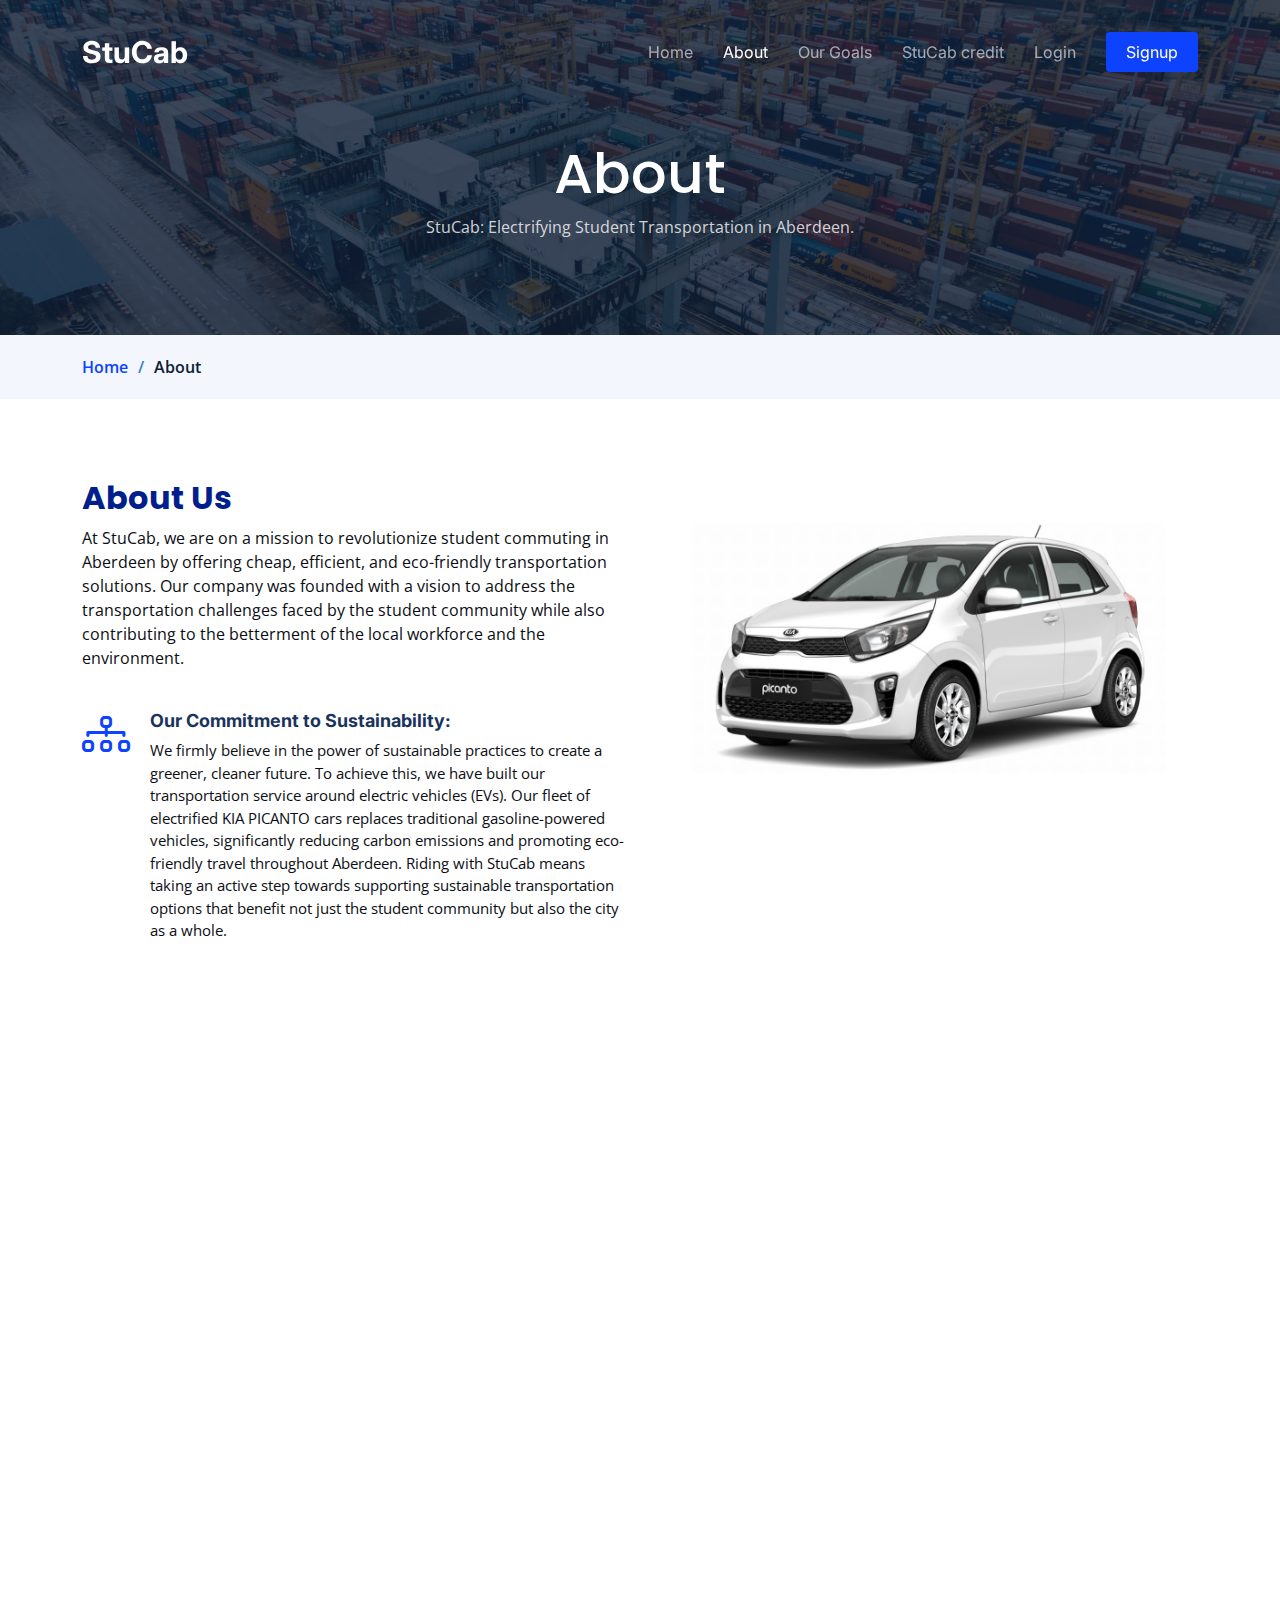
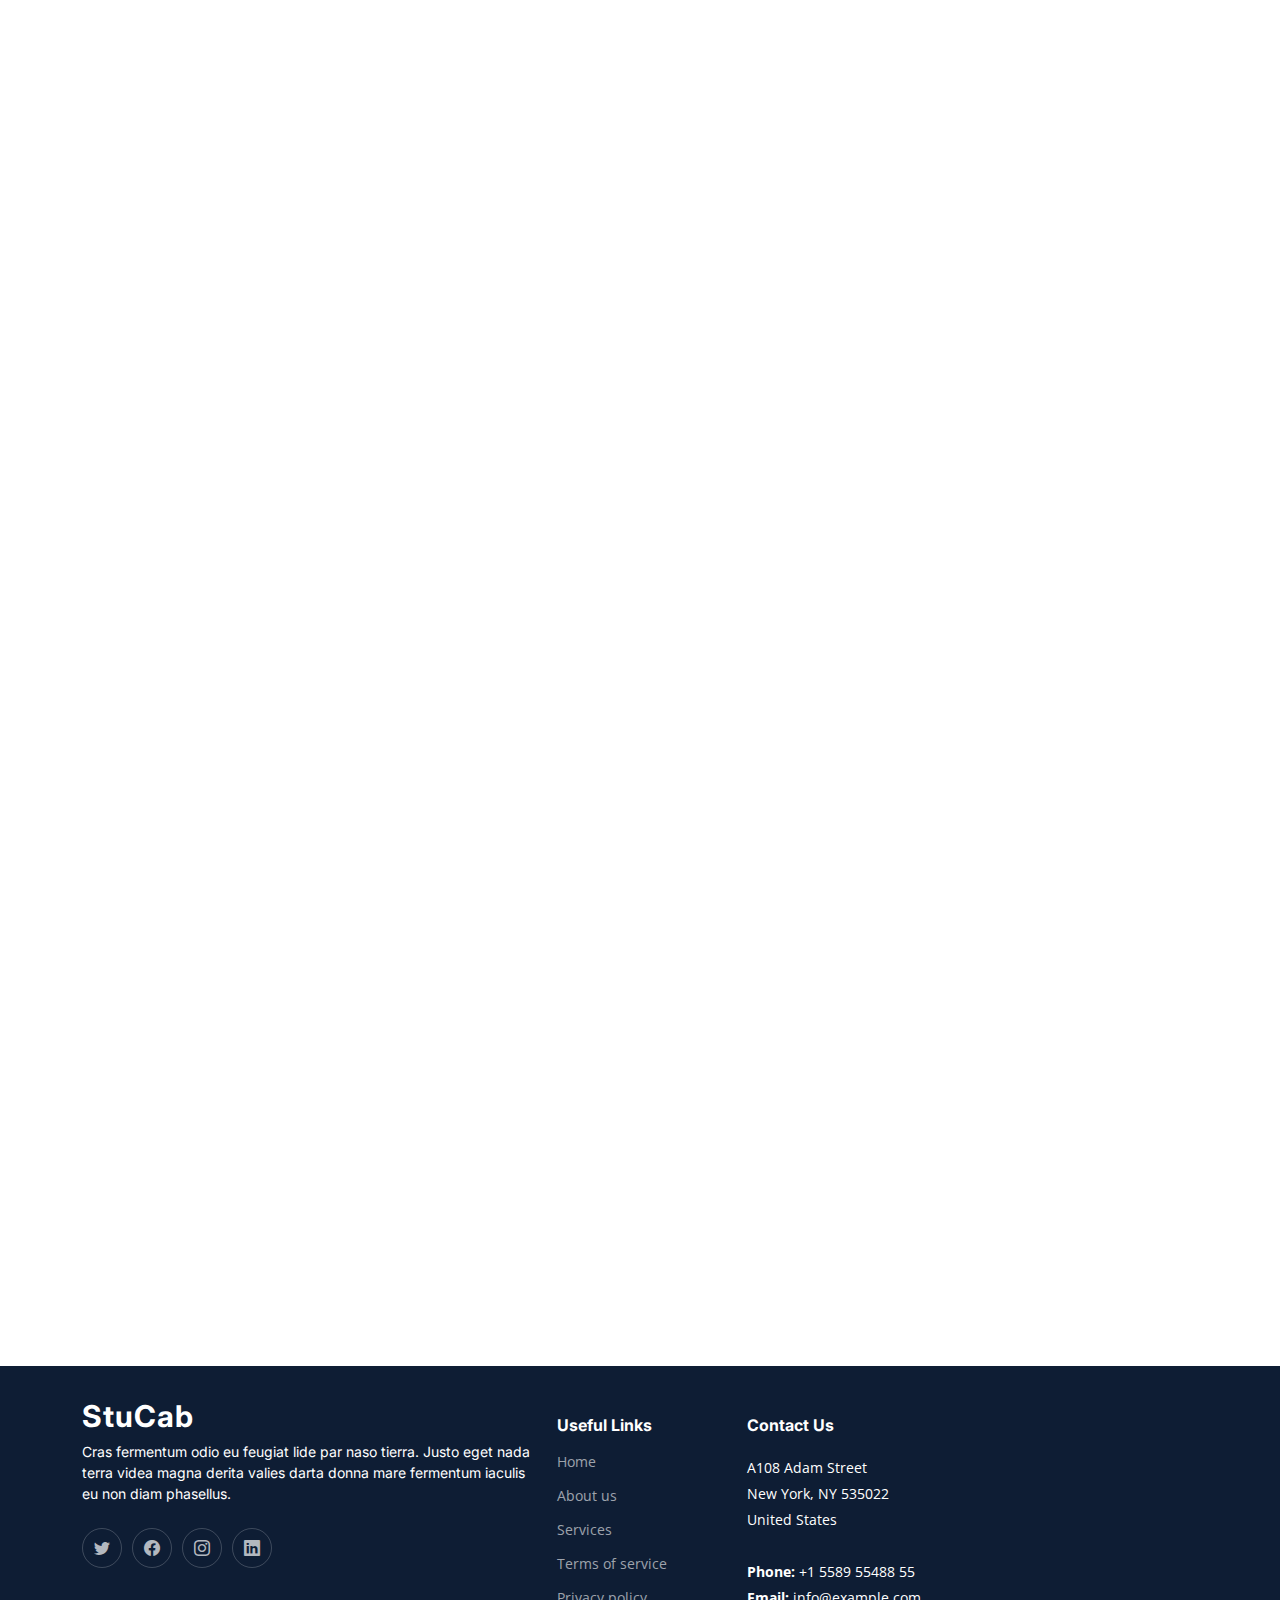
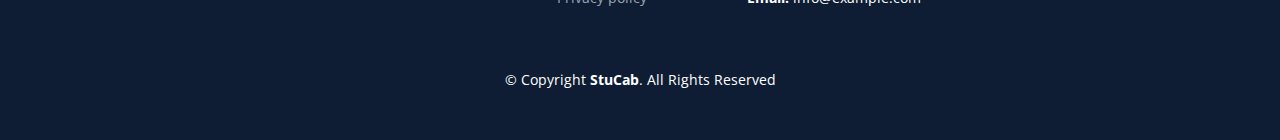
<file: about.html>
<!DOCTYPE html>
<html lang="en">

<head>
  <meta charset="utf-8">
  <meta content="width=device-width, initial-scale=1.0" name="viewport">

  <title>StuCab - About</title>
  <meta content="" name="description">
  <meta content="" name="keywords">

  <!-- Favicons -->
  <link href="assets/img/favicon.png" rel="icon">
  <link href="assets/img/apple-touch-icon.png" rel="apple-touch-icon">

  <!-- Google Fonts -->
  <link rel="preconnect" href="https://fonts.googleapis.com">
  <link rel="preconnect" href="https://fonts.gstatic.com" crossorigin>
  <link href="https://fonts.googleapis.com/css2?family=Open+Sans:ital,wght@0,300;0,400;0,500;0,600;0,700;1,300;1,400;1,600;1,700&family=Poppins:ital,wght@0,300;0,400;0,500;0,600;0,700;1,300;1,400;1,500;1,600;1,700&family=Inter:ital,wght@0,300;0,400;0,500;0,600;0,700;1,300;1,400;1,500;1,600;1,700&display=swap" rel="stylesheet">

  <!-- Vendor CSS Files -->
  <link href="assets/vendor/bootstrap/css/bootstrap.min.css" rel="stylesheet">
  <link href="assets/vendor/bootstrap-icons/bootstrap-icons.css" rel="stylesheet">
  <link href="assets/vendor/fontawesome-free/css/all.min.css" rel="stylesheet">
  <link href="assets/vendor/glightbox/css/glightbox.min.css" rel="stylesheet">
  <link href="assets/vendor/swiper/swiper-bundle.min.css" rel="stylesheet">
  <link href="assets/vendor/aos/aos.css" rel="stylesheet">

  <!-- Template Main CSS File -->
  <link href="assets/css/main.css" rel="stylesheet">

</head>

<body>

  <!-- ======= Header ======= -->
  <header id="header" class="header d-flex align-items-center fixed-top">
    <div class="container-fluid container-xl d-flex align-items-center justify-content-between">

      <a href="index.html" class="logo d-flex align-items-center">
        <h1>StuCab</h1>
      </a>

      <i class="mobile-nav-toggle mobile-nav-show bi bi-list"></i>
      <i class="mobile-nav-toggle mobile-nav-hide d-none bi bi-x"></i>
      <nav id="navbar" class="navbar">
        <ul>
          <li><a href="index.html">Home</a></li>
          <li><a href="about.html" class="active">About</a></li>
          <li><a href="ourGoals.html">Our Goals</a></li>
          <li><a href="stucabcredit.html">StuCab credit</a></li>
          <li><a href="loginUI.php">Login</a></li>
          <li><a class="get-a-quote" href="signupUI.php">Signup</a></li>
        </ul>
      </nav><!-- .navbar -->

    </div>
  </header><!-- End Header -->
  <!-- End Header -->

  <main id="main">

    <!-- ======= Breadcrumbs ======= -->
    <div class="breadcrumbs">
      <div class="page-header d-flex align-items-center" style="background-image: url('assets/img/page-header.jpg');">
        <div class="container position-relative">
          <div class="row d-flex justify-content-center">
            <div class="col-lg-6 text-center">
              <h2>About</h2>
              <p>StuCab: Electrifying Student Transportation in Aberdeen.</p>
            </div>
          </div>
        </div>
      </div>
      <nav>
        <div class="container">
          <ol>
            <li><a href="index.html">Home</a></li>
            <li>About</li>
          </ol>
        </div>
      </nav>
    </div><!-- End Breadcrumbs -->

    <!-- ======= About Us Section ======= -->
    <section id="about" class="about">
      <div class="container" data-aos="fade-up">

        <div class="row gy-4">
          <div class="col-lg-6 position-relative align-self-start order-lg-last order-first">
            <img src="IMG/2019-kia-picanto-white.jpg" class="img-fluid" alt="">
          </div>
          <div class="col-lg-6 content order-last  order-lg-first">
            <h3>About Us</h3>
            <p>
              At StuCab, we are on a mission to revolutionize student commuting in Aberdeen by offering cheap, efficient, and eco-friendly transportation solutions. Our company was founded with a vision to address the transportation challenges faced by the student community while also contributing to the betterment of the local workforce and the environment.
            </p>
            <ul>
              <li data-aos="fade-up" data-aos-delay="100">
                <i class="bi bi-diagram-3"></i>
                <div>
                  <h5>Our Commitment to Sustainability:</h5>
                  <p>We firmly believe in the power of sustainable practices to create a greener, cleaner future. To achieve this, we have built our transportation service around electric vehicles (EVs). Our fleet of electrified KIA PICANTO cars replaces traditional gasoline-powered vehicles, significantly reducing carbon emissions and promoting eco-friendly travel throughout Aberdeen. Riding with StuCab means taking an active step towards supporting sustainable transportation options that benefit not just the student community but also the city as a whole.</p>
                </div>
              </li>
              <li data-aos="fade-up" data-aos-delay="200">
                <i class="bi bi-fullscreen-exit"></i>
                <div>
                  <h5>Affordable Transportation for Students:</h5>
                  <p>Understanding the financial constraints that students often face, StuCab is dedicated to providing budget-friendly rides. We aim to be the go-to option for students seeking affordable transportation without compromising on quality or reliability. With exclusive student discounts and competitive fares, we ensure that students can travel conveniently without worrying about high costs.</p>
                </div>
              </li>
              <li data-aos="fade-up" data-aos-delay="300">
                <i class="bi bi-broadcast"></i>
                <div>
                  <h5>Innovative Technology for Seamless Commuting:</h5>
                  <p>Our commitment to innovation is showcased through our Progressive Web App (PWA) - a user-friendly platform that streamlines the booking process. The PWA allows students to book rides with ease, track their drivers in real-time, and receive updates at every step of the journey. StuCab's technology-driven approach ensures a seamless and hassle-free commuting experience for our valued customers.</p>
                </div>
              </li>
              <li data-aos="fade-up" data-aos-delay="300">
                <i class="bi bi-broadcast"></i>
                <div>
                  <h5>Empowering the Aberdeen Community:</h5>
                  <p>As a locally-rooted business, StuCab takes pride in being deeply connected to the Aberdeen community. We are more than just a transportation service; we are an essential part of the social fabric that makes this city vibrant and thriving. Our job creation scheme aims to empower the local workforce by providing meaningful job opportunities. By hiring drivers locally, we contribute to the economic growth and well-being of Aberdeen.</p>
                </div>
              </li>
              <li data-aos="fade-up" data-aos-delay="300">
                <i class="bi bi-broadcast"></i>
                <div>
                  <h5>Safety, Reliability, and Comfort:</h5>
                  <p>Safety is at the core of our operations. StuCab ensures that all drivers undergo rigorous training and adhere to the highest standards of professionalism. With our focus on punctuality and reliability, you can count on StuCab to be there when you need us, making your daily commute stress-free and convenient.</p>
                </div>
              </li>
            </ul>
          </div>
        </div>

      </div>
    </section><!-- End About Us Section -->

    <!-- ======= Stats Counter Section ======= -->
    <section id="stats-counter" class="stats-counter pt-0">
      <div class="container" data-aos="fade-up">

        <div class="row gy-4">

          <div class="col-lg-3 col-md-6">
            <div class="stats-item text-center w-100 h-100">
              <span data-purecounter-start="0" data-purecounter-end="232" data-purecounter-duration="1" class="purecounter"></span>
              <p>Clients</p>
            </div>
          </div><!-- End Stats Item -->

          <div class="col-lg-3 col-md-6">
            <div class="stats-item text-center w-100 h-100">
              <span data-purecounter-start="0" data-purecounter-end="521" data-purecounter-duration="1" class="purecounter"></span>
              <p>Projects</p>
            </div>
          </div><!-- End Stats Item -->

          <div class="col-lg-3 col-md-6">
            <div class="stats-item text-center w-100 h-100">
              <span data-purecounter-start="0" data-purecounter-end="1453" data-purecounter-duration="1" class="purecounter"></span>
              <p>Hours Of Support</p>
            </div>
          </div><!-- End Stats Item -->

          <div class="col-lg-3 col-md-6">
            <div class="stats-item text-center w-100 h-100">
              <span data-purecounter-start="0" data-purecounter-end="32" data-purecounter-duration="1" class="purecounter"></span>
              <p>Workers</p>
            </div>
          </div><!-- End Stats Item -->

        </div>

      </div>
    </section><!-- End Stats Counter Section -->

    <!-- ======= Our Team Section ======= -->
    <section id="team" class="team pt-0">
      <div class="container" data-aos="fade-up">

        <div class="section-header">
          <span>Our Team</span>
          <h2>Our Team</h2>

        </div>

        <div class="row" data-aos="fade-up" data-aos-delay="100">

          <div class="col-lg-4 col-md-6 d-flex">
            <div class="member">
              <img src="assets/img/team/team-1.jpg" class="img-fluid" alt="">
              <div class="member-content">
                <h4>Walter White</h4>
                <span>Web Development</span>
                <p>
                  Magni qui quod omnis unde et eos fuga et exercitationem. Odio veritatis perspiciatis quaerat qui aut aut aut
                </p>
                <div class="social">
                  <a href=""><i class="bi bi-twitter"></i></a>
                  <a href=""><i class="bi bi-facebook"></i></a>
                  <a href=""><i class="bi bi-instagram"></i></a>
                  <a href=""><i class="bi bi-linkedin"></i></a>
                </div>
              </div>
            </div>
          </div><!-- End Team Member -->

          <div class="col-lg-4 col-md-6 d-flex">
            <div class="member">
              <img src="assets/img/team/team-2.jpg" class="img-fluid" alt="">
              <div class="member-content">
                <h4>Sarah Jhinson</h4>
                <span>Marketing</span>
                <p>
                  Repellat fugiat adipisci nemo illum nesciunt voluptas repellendus. In architecto rerum rerum temporibus
                </p>
                <div class="social">
                  <a href=""><i class="bi bi-twitter"></i></a>
                  <a href=""><i class="bi bi-facebook"></i></a>
                  <a href=""><i class="bi bi-instagram"></i></a>
                  <a href=""><i class="bi bi-linkedin"></i></a>
                </div>
              </div>
            </div>
          </div><!-- End Team Member -->

          <div class="col-lg-4 col-md-6 d-flex">
            <div class="member">
              <img src="assets/img/team/team-3.jpg" class="img-fluid" alt="">
              <div class="member-content">
                <h4>William Anderson</h4>
                <span>Content</span>
                <p>
                  Voluptas necessitatibus occaecati quia. Earum totam consequuntur qui porro et laborum toro des clara
                </p>
                <div class="social">
                  <a href=""><i class="bi bi-twitter"></i></a>
                  <a href=""><i class="bi bi-facebook"></i></a>
                  <a href=""><i class="bi bi-instagram"></i></a>
                  <a href=""><i class="bi bi-linkedin"></i></a>
                </div>
              </div>
            </div>
          </div><!-- End Team Member -->

        </div>

      </div>
    </section><!-- End Our Team Section -->
  </main><!-- End #main -->

  <!-- ======= Footer ======= -->
  <footer id="footer" class="footer">

    <div class="container">
      <div class="row gy-4">
        <div class="col-lg-5 col-md-12 footer-info">
          <a href="index.html" class="logo d-flex align-items-center">
            <span>StuCab</span>
          </a>
          <p>Cras fermentum odio eu feugiat lide par naso tierra. Justo eget nada terra videa magna derita valies darta donna mare fermentum iaculis eu non diam phasellus.</p>
          <div class="social-links d-flex mt-4">
            <a href="#" class="twitter"><i class="bi bi-twitter"></i></a>
            <a href="#" class="facebook"><i class="bi bi-facebook"></i></a>
            <a href="#" class="instagram"><i class="bi bi-instagram"></i></a>
            <a href="#" class="linkedin"><i class="bi bi-linkedin"></i></a>
          </div>
        </div>

        <div class="col-lg-2 col-6 footer-links">
          <h4>Useful Links</h4>
          <ul>
            <li><a href="">Home</a></li>
            <li><a href="">About us</a></li>
            <li><a href="">Services</a></li>
            <li><a href="">Terms of service</a></li>
            <li><a href="">Privacy policy</a></li>
          </ul>
        </div>

        <div class="col-lg-3 col-md-12 footer-contact text-center text-md-start">
          <h4>Contact Us</h4>
          <p>
            A108 Adam Street <br>
            New York, NY 535022<br>
            United States <br><br>
            <strong>Phone:</strong> +1 5589 55488 55<br>
            <strong>Email:</strong> info@example.com<br>
          </p>

        </div>

      </div>
    </div>

    <div class="container mt-4">
      <div class="copyright">
        &copy; Copyright <strong><span>StuCab</span></strong>. All Rights Reserved
      </div>
    </div>

  </footer><!-- End Footer -->
  <!-- End Footer -->

  <a href="#" class="scroll-top d-flex align-items-center justify-content-center"><i class="bi bi-arrow-up-short"></i></a>

  <div id="preloader"></div>

  <!-- Vendor JS Files -->
  <script src="assets/vendor/bootstrap/js/bootstrap.bundle.min.js"></script>
  <script src="assets/vendor/purecounter/purecounter_vanilla.js"></script>
  <script src="assets/vendor/glightbox/js/glightbox.min.js"></script>
  <script src="assets/vendor/swiper/swiper-bundle.min.js"></script>
  <script src="assets/vendor/aos/aos.js"></script>
  <script src="assets/vendor/php-email-form/validate.js"></script>

  <!-- Template Main JS File -->
  <script src="assets/js/main.js"></script>

</body>

</html>
</file>
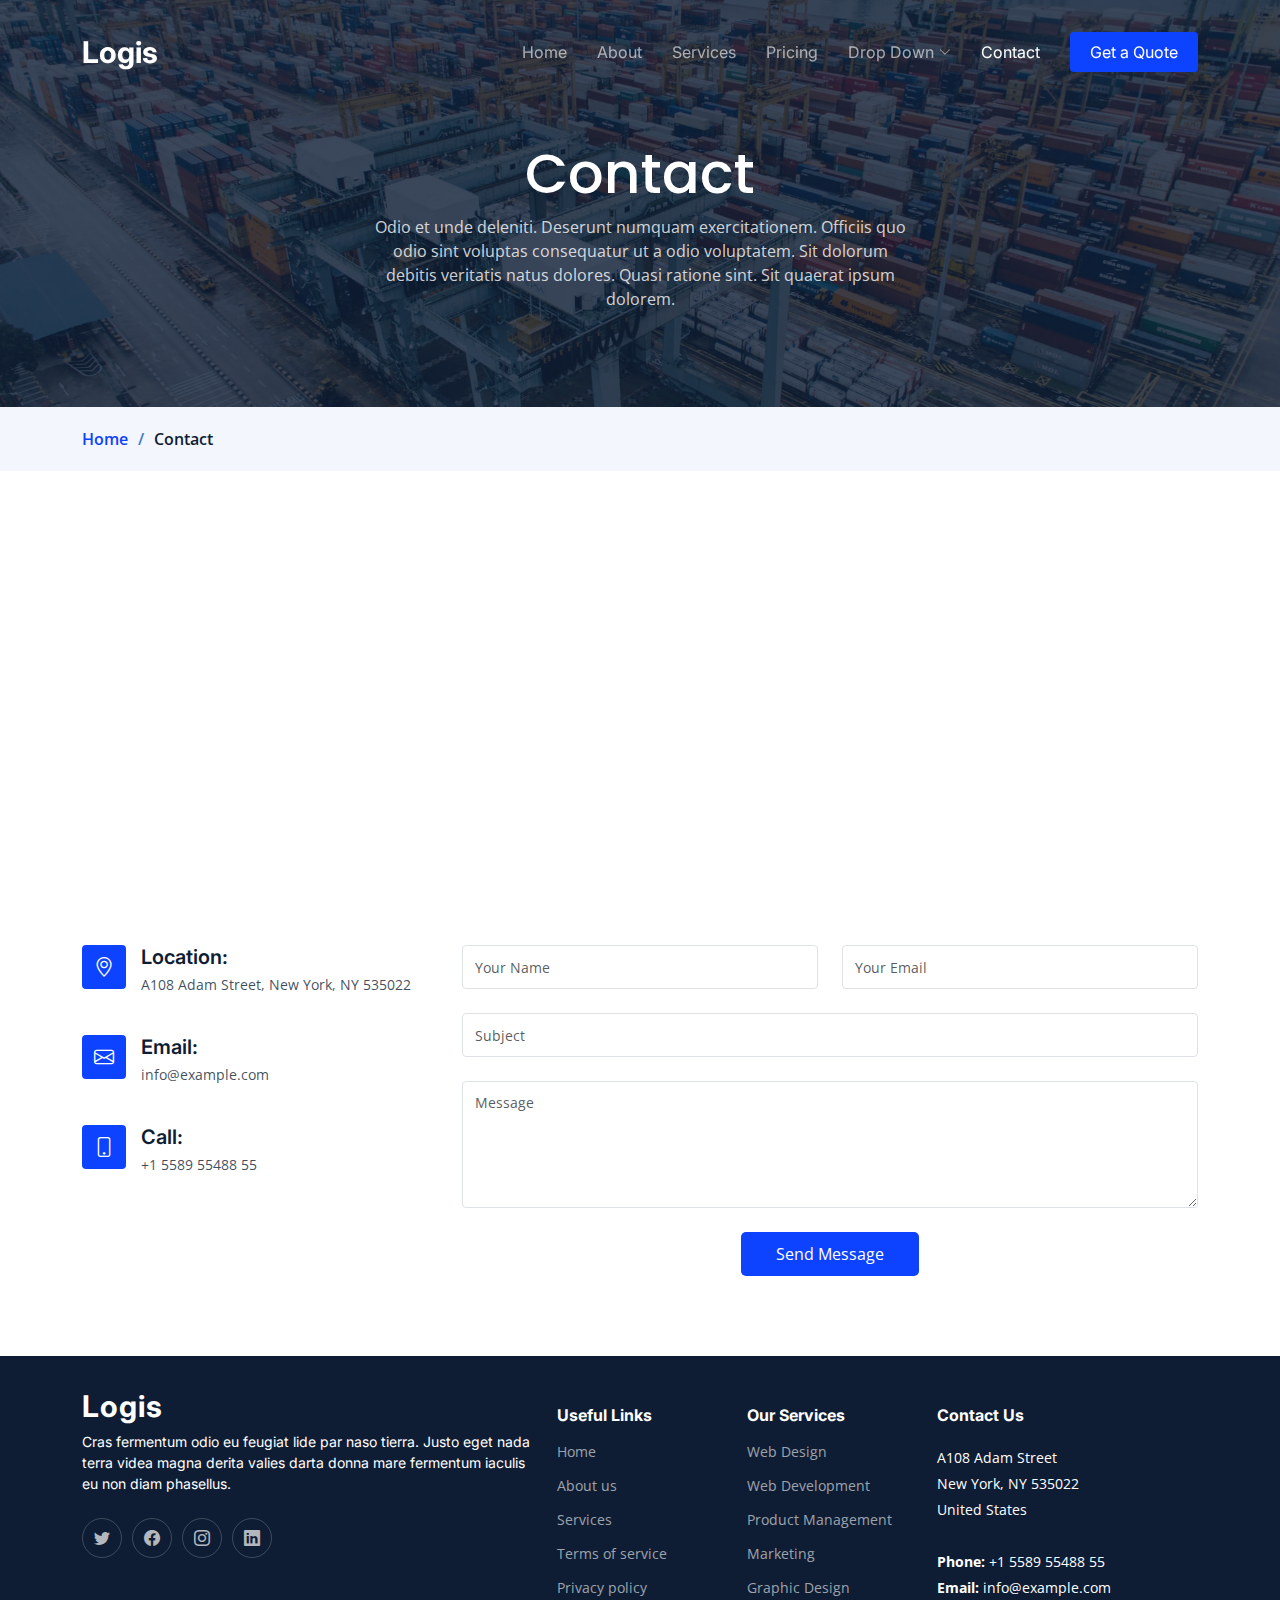
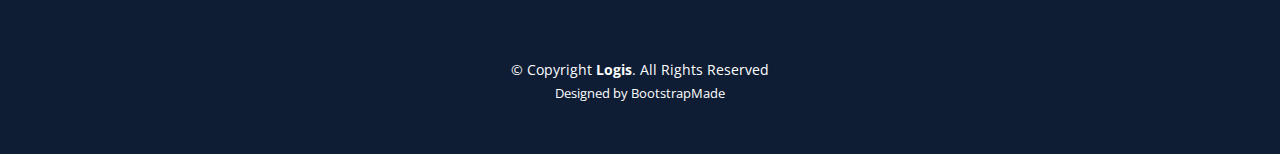
<file: contact.html>
<!DOCTYPE html>
<html lang="en">

<head>
  <meta charset="utf-8">
  <meta content="width=device-width, initial-scale=1.0" name="viewport">

  <title>Logis Bootstrap Template - Contact</title>
  <meta content="" name="description">
  <meta content="" name="keywords">

  <!-- Favicons -->
  <link href="assets/img/favicon.png" rel="icon">
  <link href="assets/img/apple-touch-icon.png" rel="apple-touch-icon">

  <!-- Google Fonts -->
  <link rel="preconnect" href="https://fonts.googleapis.com">
  <link rel="preconnect" href="https://fonts.gstatic.com" crossorigin>
  <link href="https://fonts.googleapis.com/css2?family=Open+Sans:ital,wght@0,300;0,400;0,500;0,600;0,700;1,300;1,400;1,600;1,700&family=Poppins:ital,wght@0,300;0,400;0,500;0,600;0,700;1,300;1,400;1,500;1,600;1,700&family=Inter:ital,wght@0,300;0,400;0,500;0,600;0,700;1,300;1,400;1,500;1,600;1,700&display=swap" rel="stylesheet">

  <!-- Vendor CSS Files -->
  <link href="assets/vendor/bootstrap/css/bootstrap.min.css" rel="stylesheet">
  <link href="assets/vendor/bootstrap-icons/bootstrap-icons.css" rel="stylesheet">
  <link href="assets/vendor/fontawesome-free/css/all.min.css" rel="stylesheet">
  <link href="assets/vendor/glightbox/css/glightbox.min.css" rel="stylesheet">
  <link href="assets/vendor/swiper/swiper-bundle.min.css" rel="stylesheet">
  <link href="assets/vendor/aos/aos.css" rel="stylesheet">

  <!-- Template Main CSS File -->
  <link href="assets/css/main.css" rel="stylesheet">

  <!-- =======================================================
  * Template Name: Logis
  * Updated: Jul 27 2023 with Bootstrap v5.3.1
  * Template URL: https://bootstrapmade.com/logis-bootstrap-logistics-website-template/
  * Author: BootstrapMade.com
  * License: https://bootstrapmade.com/license/
  ======================================================== -->
</head>

<body>

  <!-- ======= Header ======= -->
  <header id="header" class="header d-flex align-items-center fixed-top">
    <div class="container-fluid container-xl d-flex align-items-center justify-content-between">

      <a href="index.html" class="logo d-flex align-items-center">
        <!-- Uncomment the line below if you also wish to use an image logo -->
        <!-- <img src="assets/img/logo.png" alt=""> -->
        <h1>Logis</h1>
      </a>

      <i class="mobile-nav-toggle mobile-nav-show bi bi-list"></i>
      <i class="mobile-nav-toggle mobile-nav-hide d-none bi bi-x"></i>
      <nav id="navbar" class="navbar">
        <ul>
          <li><a href="index.html">Home</a></li>
          <li><a href="about.html">About</a></li>
          <li><a href="services.html">Services</a></li>
          <li><a href="pricing.html">Pricing</a></li>
          <li class="dropdown"><a href="#"><span>Drop Down</span> <i class="bi bi-chevron-down dropdown-indicator"></i></a>
            <ul>
              <li><a href="#">Drop Down 1</a></li>
              <li class="dropdown"><a href="#"><span>Deep Drop Down</span> <i class="bi bi-chevron-down dropdown-indicator"></i></a>
                <ul>
                  <li><a href="#">Deep Drop Down 1</a></li>
                  <li><a href="#">Deep Drop Down 2</a></li>
                  <li><a href="#">Deep Drop Down 3</a></li>
                  <li><a href="#">Deep Drop Down 4</a></li>
                  <li><a href="#">Deep Drop Down 5</a></li>
                </ul>
              </li>
              <li><a href="#">Drop Down 2</a></li>
              <li><a href="#">Drop Down 3</a></li>
              <li><a href="#">Drop Down 4</a></li>
            </ul>
          </li>
          <li><a href="contact.html" class="active">Contact</a></li>
          <li><a class="get-a-quote" href="get-a-quote.html">Get a Quote</a></li>
        </ul>
      </nav><!-- .navbar -->

    </div>
  </header><!-- End Header -->
  <!-- End Header -->

  <main id="main">

    <!-- ======= Breadcrumbs ======= -->
    <div class="breadcrumbs">
      <div class="page-header d-flex align-items-center" style="background-image: url('assets/img/page-header.jpg');">
        <div class="container position-relative">
          <div class="row d-flex justify-content-center">
            <div class="col-lg-6 text-center">
              <h2>Contact</h2>
              <p>Odio et unde deleniti. Deserunt numquam exercitationem. Officiis quo odio sint voluptas consequatur ut a odio voluptatem. Sit dolorum debitis veritatis natus dolores. Quasi ratione sint. Sit quaerat ipsum dolorem.</p>
            </div>
          </div>
        </div>
      </div>
      <nav>
        <div class="container">
          <ol>
            <li><a href="index.html">Home</a></li>
            <li>Contact</li>
          </ol>
        </div>
      </nav>
    </div><!-- End Breadcrumbs -->

    <!-- ======= Contact Section ======= -->
    <section id="contact" class="contact">
      <div class="container" data-aos="fade-up">

        <div>
          <iframe style="border:0; width: 100%; height: 340px;" src="https://www.google.com/maps/embed?pb=!1m14!1m8!1m3!1d12097.433213460943!2d-74.0062269!3d40.7101282!3m2!1i1024!2i768!4f13.1!3m3!1m2!1s0x0%3A0xb89d1fe6bc499443!2sDowntown+Conference+Center!5e0!3m2!1smk!2sbg!4v1539943755621" frameborder="0" allowfullscreen></iframe>
        </div><!-- End Google Maps -->

        <div class="row gy-4 mt-4">

          <div class="col-lg-4">

            <div class="info-item d-flex">
              <i class="bi bi-geo-alt flex-shrink-0"></i>
              <div>
                <h4>Location:</h4>
                <p>A108 Adam Street, New York, NY 535022</p>
              </div>
            </div><!-- End Info Item -->

            <div class="info-item d-flex">
              <i class="bi bi-envelope flex-shrink-0"></i>
              <div>
                <h4>Email:</h4>
                <p>info@example.com</p>
              </div>
            </div><!-- End Info Item -->

            <div class="info-item d-flex">
              <i class="bi bi-phone flex-shrink-0"></i>
              <div>
                <h4>Call:</h4>
                <p>+1 5589 55488 55</p>
              </div>
            </div><!-- End Info Item -->

          </div>

          <div class="col-lg-8">
            <form action="forms/contact.php" method="post" role="form" class="php-email-form">
              <div class="row">
                <div class="col-md-6 form-group">
                  <input type="text" name="name" class="form-control" id="name" placeholder="Your Name" required>
                </div>
                <div class="col-md-6 form-group mt-3 mt-md-0">
                  <input type="email" class="form-control" name="email" id="email" placeholder="Your Email" required>
                </div>
              </div>
              <div class="form-group mt-3">
                <input type="text" class="form-control" name="subject" id="subject" placeholder="Subject" required>
              </div>
              <div class="form-group mt-3">
                <textarea class="form-control" name="message" rows="5" placeholder="Message" required></textarea>
              </div>
              <div class="my-3">
                <div class="loading">Loading</div>
                <div class="error-message"></div>
                <div class="sent-message">Your message has been sent. Thank you!</div>
              </div>
              <div class="text-center"><button type="submit">Send Message</button></div>
            </form>
          </div><!-- End Contact Form -->

        </div>

      </div>
    </section><!-- End Contact Section -->

  </main><!-- End #main -->

  <!-- ======= Footer ======= -->
  <footer id="footer" class="footer">

    <div class="container">
      <div class="row gy-4">
        <div class="col-lg-5 col-md-12 footer-info">
          <a href="index.html" class="logo d-flex align-items-center">
            <span>Logis</span>
          </a>
          <p>Cras fermentum odio eu feugiat lide par naso tierra. Justo eget nada terra videa magna derita valies darta donna mare fermentum iaculis eu non diam phasellus.</p>
          <div class="social-links d-flex mt-4">
            <a href="#" class="twitter"><i class="bi bi-twitter"></i></a>
            <a href="#" class="facebook"><i class="bi bi-facebook"></i></a>
            <a href="#" class="instagram"><i class="bi bi-instagram"></i></a>
            <a href="#" class="linkedin"><i class="bi bi-linkedin"></i></a>
          </div>
        </div>

        <div class="col-lg-2 col-6 footer-links">
          <h4>Useful Links</h4>
          <ul>
            <li><a href="#">Home</a></li>
            <li><a href="#">About us</a></li>
            <li><a href="#">Services</a></li>
            <li><a href="#">Terms of service</a></li>
            <li><a href="#">Privacy policy</a></li>
          </ul>
        </div>

        <div class="col-lg-2 col-6 footer-links">
          <h4>Our Services</h4>
          <ul>
            <li><a href="#">Web Design</a></li>
            <li><a href="#">Web Development</a></li>
            <li><a href="#">Product Management</a></li>
            <li><a href="#">Marketing</a></li>
            <li><a href="#">Graphic Design</a></li>
          </ul>
        </div>

        <div class="col-lg-3 col-md-12 footer-contact text-center text-md-start">
          <h4>Contact Us</h4>
          <p>
            A108 Adam Street <br>
            New York, NY 535022<br>
            United States <br><br>
            <strong>Phone:</strong> +1 5589 55488 55<br>
            <strong>Email:</strong> info@example.com<br>
          </p>

        </div>

      </div>
    </div>

    <div class="container mt-4">
      <div class="copyright">
        &copy; Copyright <strong><span>Logis</span></strong>. All Rights Reserved
      </div>
      <div class="credits">
        <!-- All the links in the footer should remain intact. -->
        <!-- You can delete the links only if you purchased the pro version. -->
        <!-- Licensing information: https://bootstrapmade.com/license/ -->
        <!-- Purchase the pro version with working PHP/AJAX contact form: https://bootstrapmade.com/logis-bootstrap-logistics-website-template/ -->
        Designed by <a href="https://bootstrapmade.com/">BootstrapMade</a>
      </div>
    </div>

  </footer><!-- End Footer -->
  <!-- End Footer -->

  <a href="#" class="scroll-top d-flex align-items-center justify-content-center"><i class="bi bi-arrow-up-short"></i></a>

  <div id="preloader"></div>

  <!-- Vendor JS Files -->
  <script src="assets/vendor/bootstrap/js/bootstrap.bundle.min.js"></script>
  <script src="assets/vendor/purecounter/purecounter_vanilla.js"></script>
  <script src="assets/vendor/glightbox/js/glightbox.min.js"></script>
  <script src="assets/vendor/swiper/swiper-bundle.min.js"></script>
  <script src="assets/vendor/aos/aos.js"></script>
  <script src="assets/vendor/php-email-form/validate.js"></script>

  <!-- Template Main JS File -->
  <script src="assets/js/main.js"></script>

</body>

</html>
</file>
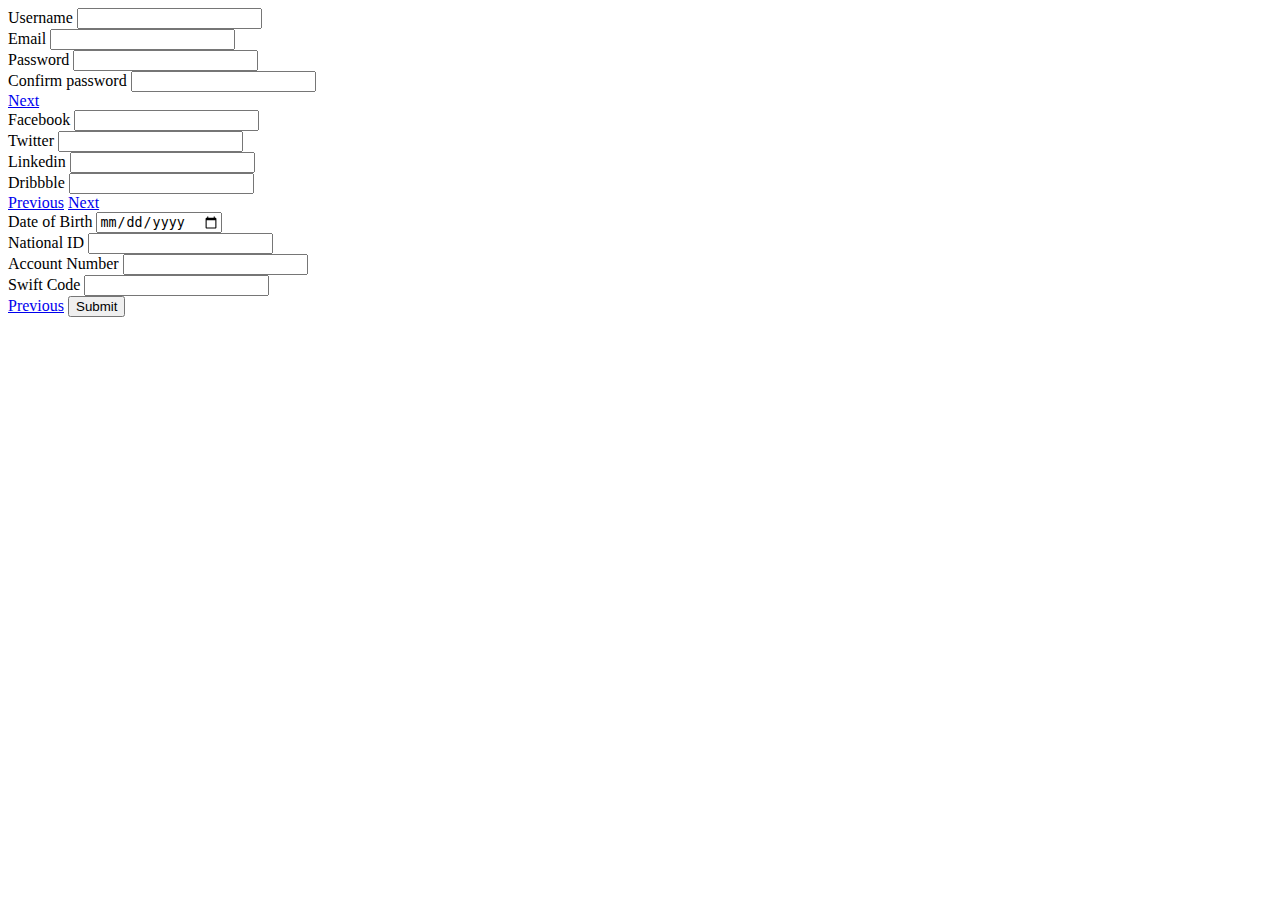
<file: form.html>
<!DOCTYPE html>
<html lang="en">
<head>
    <meta charset="UTF-8">
    <meta name="viewport" content="width=device-width, initial-scale=1.0">
    <title>Document</title>
</head>
<body>
    <form action="#" class="form" id="forms" onsubmit="event.preventDefault()">


        <div class="progressbar">
            <div class="progress" id="progress"></div>

            <div class="progress-step progress-step-active" data-title="Account"></div>

            <div class="progress-step" data-title="Social"></div>
            <div class="progress-step" data-title="Personal"></div>
        </div>
        <div class="step-forms step-forms-active">
            <div class="group-inputs">
                <label for="username">Username</label>
                <input type="text" name="username" id="username" />
            </div>
            <div class="group-inputs">
                <label for="position">Email</label>
                <input type="text" name="position" id="position" />
            </div>
            <div class="group-inputs">
                <label for="email">Password</label>
                <input type="text" name="email" id="email" />
            </div>
            <div class="group-inputs">
                <label for="email">Confirm password</label>
                <input type="text" name="email" id="email" />
            </div>
            <div class="">
                <a href="#" class="btn btn-next width-50 ml-auto">Next</a>
            </div>
        </div>
        <div class="step-forms">
            <div class="group-inputs">
                <label for="phone">Facebook</label>
                <input type="text" name="phone" id="phone" />
            </div>
            <div class="group-inputs">
                <label for="email">Twitter</label>
                <input type="text" name="email" id="email" />
            </div>
            <div class="group-inputs">
                <label for="email">Linkedin</label>
                <input type="text" name="email" id="email" />
            </div>
            <div class="group-inputs">
                <label for="email">Dribbble</label>
                <input type="text" name="email" id="email" />
            </div>
            <div class="btns-group">
                <a href="#" class="btn btn-prev">Previous</a>
                <a href="#" class="btn btn-next">Next</a>
            </div>
        </div>
        <div class="step-forms">
            <div class="group-inputs">
                <label for="dob">Date of Birth</label>
                <input type="date" name="dob" id="dob" />
            </div>
            <div class="group-inputs">
                <label for="ID">National ID</label>
                <input type="number" name="ID" id="ID" />
            </div>

            <div class="group-inputs">
                <label for="ID">Account Number</label>
                <input type="number" name="ID" id="ID" />
            </div>

            <div class="group-inputs">
                <label for="ID">Swift Code</label>
                <input type="text" name="ID" id="ID" />
            </div>
            <div class="btns-group">
                <a href="#" class="btn btn-prev">Previous</a>
                <input type="submit" value="Submit" id="submit-form" class="btn" />
            </div>
        </div>
    </form>
</body>
</html>
</file>
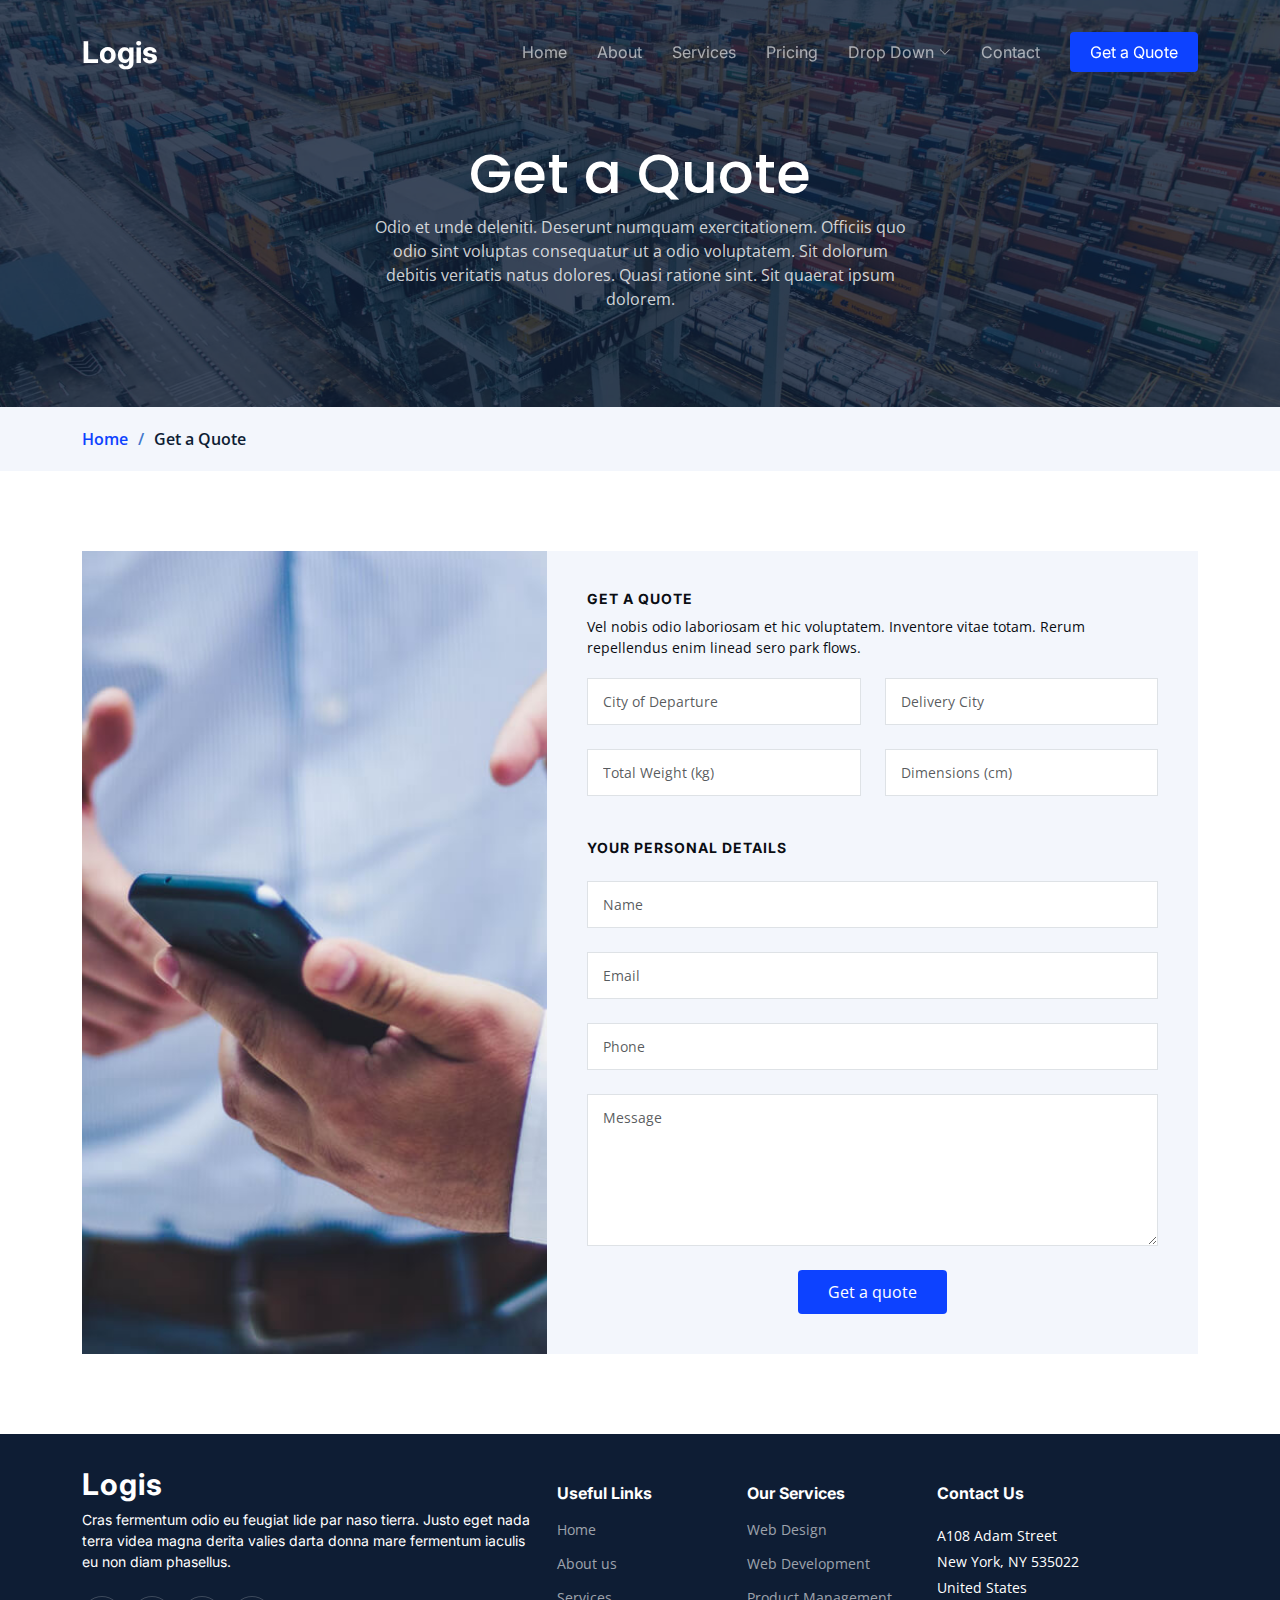
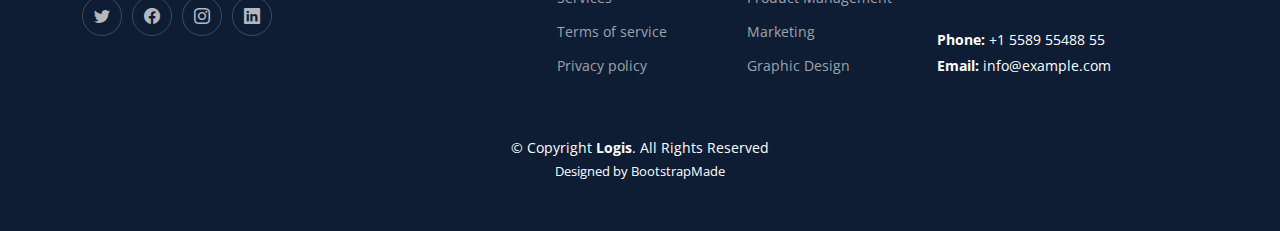
<file: get-a-quote.html>
<!DOCTYPE html>
<html lang="en">

<head>
  <meta charset="utf-8">
  <meta content="width=device-width, initial-scale=1.0" name="viewport">

  <title>Logis Bootstrap Template - Get a Quote</title>
  <meta content="" name="description">
  <meta content="" name="keywords">

  <!-- Favicons -->
  <link href="assets/img/favicon.png" rel="icon">
  <link href="assets/img/apple-touch-icon.png" rel="apple-touch-icon">

  <!-- Google Fonts -->
  <link rel="preconnect" href="https://fonts.googleapis.com">
  <link rel="preconnect" href="https://fonts.gstatic.com" crossorigin>
  <link href="https://fonts.googleapis.com/css2?family=Open+Sans:ital,wght@0,300;0,400;0,500;0,600;0,700;1,300;1,400;1,600;1,700&family=Poppins:ital,wght@0,300;0,400;0,500;0,600;0,700;1,300;1,400;1,500;1,600;1,700&family=Inter:ital,wght@0,300;0,400;0,500;0,600;0,700;1,300;1,400;1,500;1,600;1,700&display=swap" rel="stylesheet">

  <!-- Vendor CSS Files -->
  <link href="assets/vendor/bootstrap/css/bootstrap.min.css" rel="stylesheet">
  <link href="assets/vendor/bootstrap-icons/bootstrap-icons.css" rel="stylesheet">
  <link href="assets/vendor/fontawesome-free/css/all.min.css" rel="stylesheet">
  <link href="assets/vendor/glightbox/css/glightbox.min.css" rel="stylesheet">
  <link href="assets/vendor/swiper/swiper-bundle.min.css" rel="stylesheet">
  <link href="assets/vendor/aos/aos.css" rel="stylesheet">

  <!-- Template Main CSS File -->
  <link href="assets/css/main.css" rel="stylesheet">

  <!-- =======================================================
  * Template Name: Logis
  * Updated: Jul 27 2023 with Bootstrap v5.3.1
  * Template URL: https://bootstrapmade.com/logis-bootstrap-logistics-website-template/
  * Author: BootstrapMade.com
  * License: https://bootstrapmade.com/license/
  ======================================================== -->
</head>

<body>

  <!-- ======= Header ======= -->
  <header id="header" class="header d-flex align-items-center fixed-top">
    <div class="container-fluid container-xl d-flex align-items-center justify-content-between">

      <a href="index.html" class="logo d-flex align-items-center">
        <!-- Uncomment the line below if you also wish to use an image logo -->
        <!-- <img src="assets/img/logo.png" alt=""> -->
        <h1>Logis</h1>
      </a>

      <i class="mobile-nav-toggle mobile-nav-show bi bi-list"></i>
      <i class="mobile-nav-toggle mobile-nav-hide d-none bi bi-x"></i>
      <nav id="navbar" class="navbar">
        <ul>
          <li><a href="index.html">Home</a></li>
          <li><a href="about.html">About</a></li>
          <li><a href="services.html">Services</a></li>
          <li><a href="pricing.html">Pricing</a></li>
          <li class="dropdown"><a href="#"><span>Drop Down</span> <i class="bi bi-chevron-down dropdown-indicator"></i></a>
            <ul>
              <li><a href="#">Drop Down 1</a></li>
              <li class="dropdown"><a href="#"><span>Deep Drop Down</span> <i class="bi bi-chevron-down dropdown-indicator"></i></a>
                <ul>
                  <li><a href="#">Deep Drop Down 1</a></li>
                  <li><a href="#">Deep Drop Down 2</a></li>
                  <li><a href="#">Deep Drop Down 3</a></li>
                  <li><a href="#">Deep Drop Down 4</a></li>
                  <li><a href="#">Deep Drop Down 5</a></li>
                </ul>
              </li>
              <li><a href="#">Drop Down 2</a></li>
              <li><a href="#">Drop Down 3</a></li>
              <li><a href="#">Drop Down 4</a></li>
            </ul>
          </li>
          <li><a href="contact.html">Contact</a></li>
          <li><a class="get-a-quote" href="get-a-quote.html">Get a Quote</a></li>
        </ul>
      </nav><!-- .navbar -->

    </div>
  </header><!-- End Header -->
  <!-- End Header -->

  <main id="main">

    <!-- ======= Breadcrumbs ======= -->
    <div class="breadcrumbs">
      <div class="page-header d-flex align-items-center" style="background-image: url('assets/img/page-header.jpg');">
        <div class="container position-relative">
          <div class="row d-flex justify-content-center">
            <div class="col-lg-6 text-center">
              <h2>Get a Quote</h2>
              <p>Odio et unde deleniti. Deserunt numquam exercitationem. Officiis quo odio sint voluptas consequatur ut a odio voluptatem. Sit dolorum debitis veritatis natus dolores. Quasi ratione sint. Sit quaerat ipsum dolorem.</p>
            </div>
          </div>
        </div>
      </div>
      <nav>
        <div class="container">
          <ol>
            <li><a href="index.html">Home</a></li>
            <li>Get a Quote</li>
          </ol>
        </div>
      </nav>
    </div><!-- End Breadcrumbs -->

    <!-- ======= Get a Quote Section ======= -->
    <section id="get-a-quote" class="get-a-quote">
      <div class="container" data-aos="fade-up">

        <div class="row g-0">

          <div class="col-lg-5 quote-bg" style="background-image: url(assets/img/quote-bg.jpg);"></div>

          <div class="col-lg-7">
            <form action="forms/quote.php" method="post" class="php-email-form">
              <h3>Get a quote</h3>
              <p>Vel nobis odio laboriosam et hic voluptatem. Inventore vitae totam. Rerum repellendus enim linead sero park flows.</p>
              <div class="row gy-4">

                <div class="col-md-6">
                  <input type="text" name="departure" class="form-control" placeholder="City of Departure" required>
                </div>

                <div class="col-md-6">
                  <input type="text" name="delivery" class="form-control" placeholder="Delivery City" required>
                </div>

                <div class="col-md-6">
                  <input type="text" name="weight" class="form-control" placeholder="Total Weight (kg)" required>
                </div>

                <div class="col-md-6">
                  <input type="text" name="dimensions" class="form-control" placeholder="Dimensions (cm)" required>
                </div>

                <div class="col-lg-12">
                  <h4>Your Personal Details</h4>
                </div>

                <div class="col-md-12">
                  <input type="text" name="name" class="form-control" placeholder="Name" required>
                </div>

                <div class="col-md-12 ">
                  <input type="email" class="form-control" name="email" placeholder="Email" required>
                </div>

                <div class="col-md-12">
                  <input type="text" class="form-control" name="phone" placeholder="Phone" required>
                </div>

                <div class="col-md-12">
                  <textarea class="form-control" name="message" rows="6" placeholder="Message" required></textarea>
                </div>

                <div class="col-md-12 text-center">
                  <div class="loading">Loading</div>
                  <div class="error-message"></div>
                  <div class="sent-message">Your quote request has been sent successfully. Thank you!</div>

                  <button type="submit">Get a quote</button>
                </div>

              </div>
            </form>
          </div><!-- End Quote Form -->

        </div>

      </div>
    </section><!-- End Get a Quote Section -->

  </main><!-- End #main -->

  <!-- ======= Footer ======= -->
  <footer id="footer" class="footer">

    <div class="container">
      <div class="row gy-4">
        <div class="col-lg-5 col-md-12 footer-info">
          <a href="index.html" class="logo d-flex align-items-center">
            <span>Logis</span>
          </a>
          <p>Cras fermentum odio eu feugiat lide par naso tierra. Justo eget nada terra videa magna derita valies darta donna mare fermentum iaculis eu non diam phasellus.</p>
          <div class="social-links d-flex mt-4">
            <a href="#" class="twitter"><i class="bi bi-twitter"></i></a>
            <a href="#" class="facebook"><i class="bi bi-facebook"></i></a>
            <a href="#" class="instagram"><i class="bi bi-instagram"></i></a>
            <a href="#" class="linkedin"><i class="bi bi-linkedin"></i></a>
          </div>
        </div>

        <div class="col-lg-2 col-6 footer-links">
          <h4>Useful Links</h4>
          <ul>
            <li><a href="#">Home</a></li>
            <li><a href="#">About us</a></li>
            <li><a href="#">Services</a></li>
            <li><a href="#">Terms of service</a></li>
            <li><a href="#">Privacy policy</a></li>
          </ul>
        </div>

        <div class="col-lg-2 col-6 footer-links">
          <h4>Our Services</h4>
          <ul>
            <li><a href="#">Web Design</a></li>
            <li><a href="#">Web Development</a></li>
            <li><a href="#">Product Management</a></li>
            <li><a href="#">Marketing</a></li>
            <li><a href="#">Graphic Design</a></li>
          </ul>
        </div>

        <div class="col-lg-3 col-md-12 footer-contact text-center text-md-start">
          <h4>Contact Us</h4>
          <p>
            A108 Adam Street <br>
            New York, NY 535022<br>
            United States <br><br>
            <strong>Phone:</strong> +1 5589 55488 55<br>
            <strong>Email:</strong> info@example.com<br>
          </p>

        </div>

      </div>
    </div>

    <div class="container mt-4">
      <div class="copyright">
        &copy; Copyright <strong><span>Logis</span></strong>. All Rights Reserved
      </div>
      <div class="credits">
        <!-- All the links in the footer should remain intact. -->
        <!-- You can delete the links only if you purchased the pro version. -->
        <!-- Licensing information: https://bootstrapmade.com/license/ -->
        <!-- Purchase the pro version with working PHP/AJAX contact form: https://bootstrapmade.com/logis-bootstrap-logistics-website-template/ -->
        Designed by <a href="https://bootstrapmade.com/">BootstrapMade</a>
      </div>
    </div>

  </footer><!-- End Footer -->
  <!-- End Footer -->

  <a href="#" class="scroll-top d-flex align-items-center justify-content-center"><i class="bi bi-arrow-up-short"></i></a>

  <div id="preloader"></div>

  <!-- Vendor JS Files -->
  <script src="assets/vendor/bootstrap/js/bootstrap.bundle.min.js"></script>
  <script src="assets/vendor/purecounter/purecounter_vanilla.js"></script>
  <script src="assets/vendor/glightbox/js/glightbox.min.js"></script>
  <script src="assets/vendor/swiper/swiper-bundle.min.js"></script>
  <script src="assets/vendor/aos/aos.js"></script>
  <script src="assets/vendor/php-email-form/validate.js"></script>

  <!-- Template Main JS File -->
  <script src="assets/js/main.js"></script>

</body>

</html>
</file>
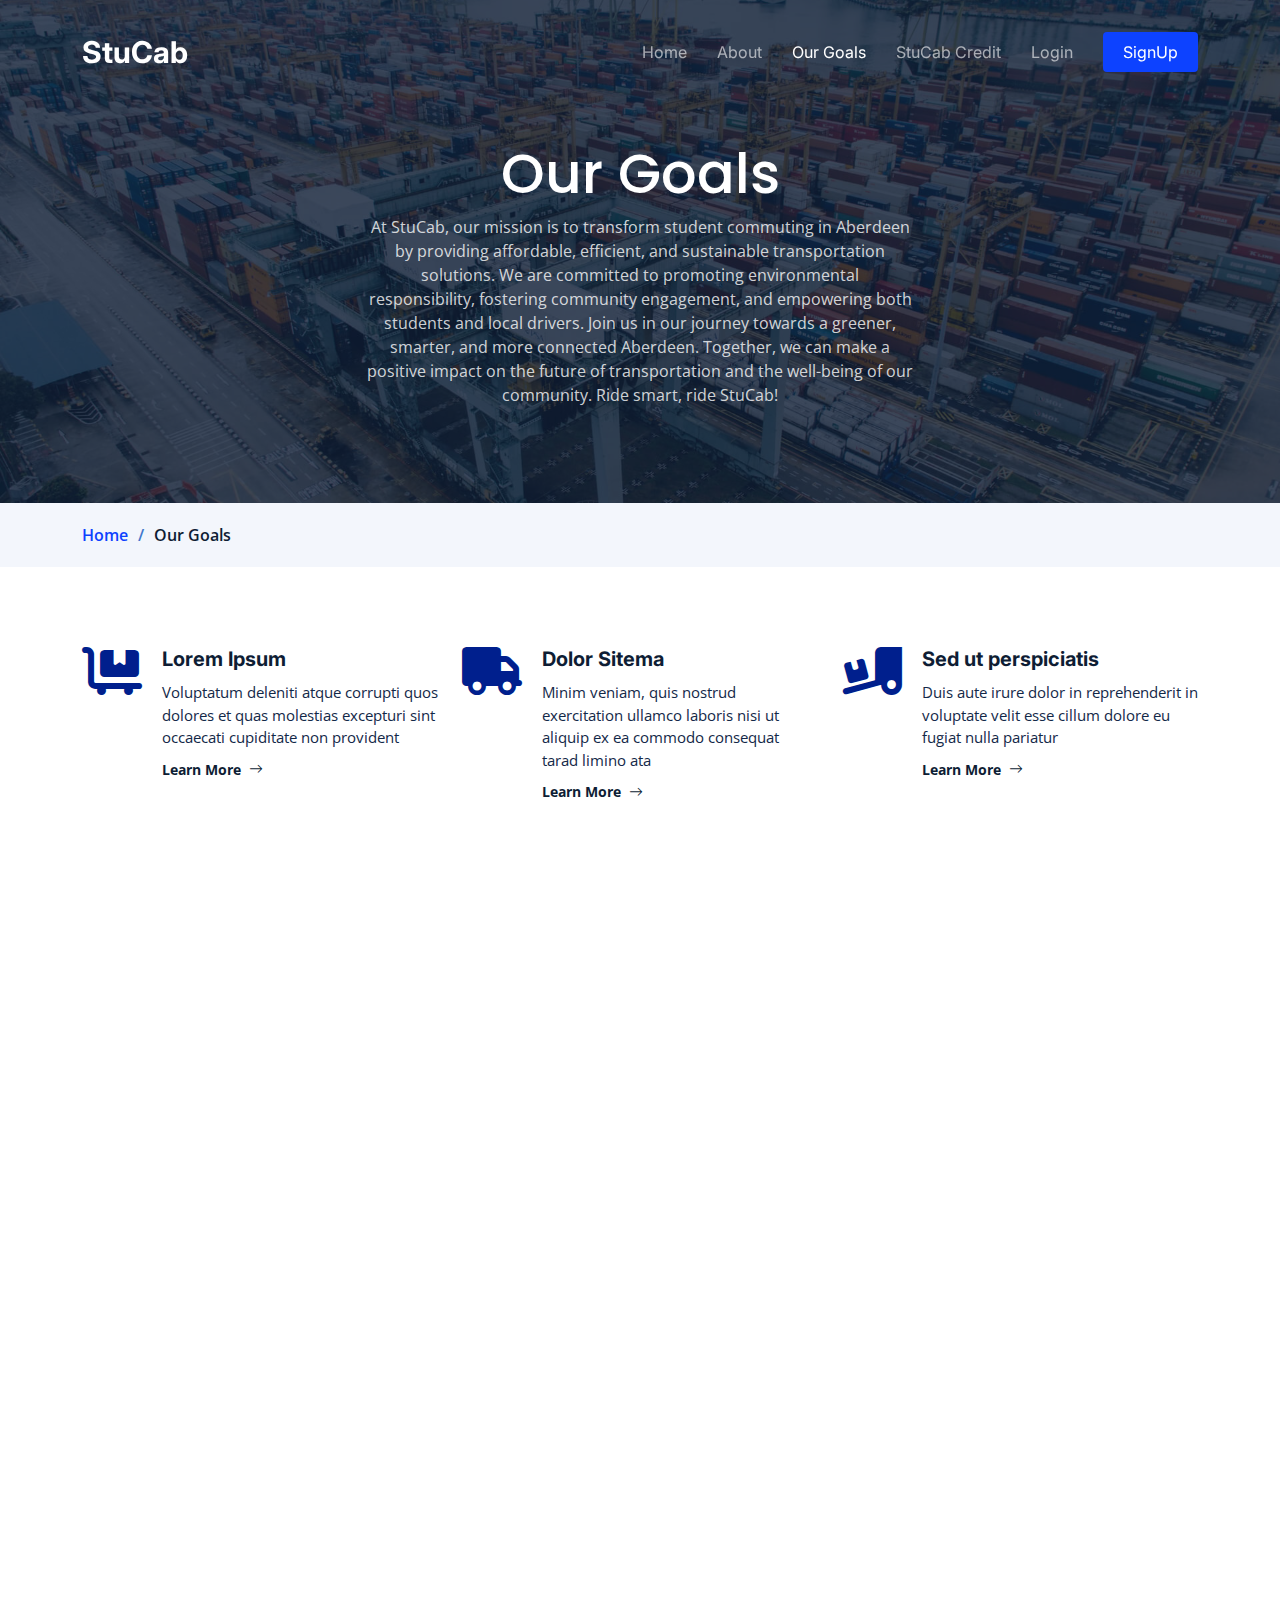
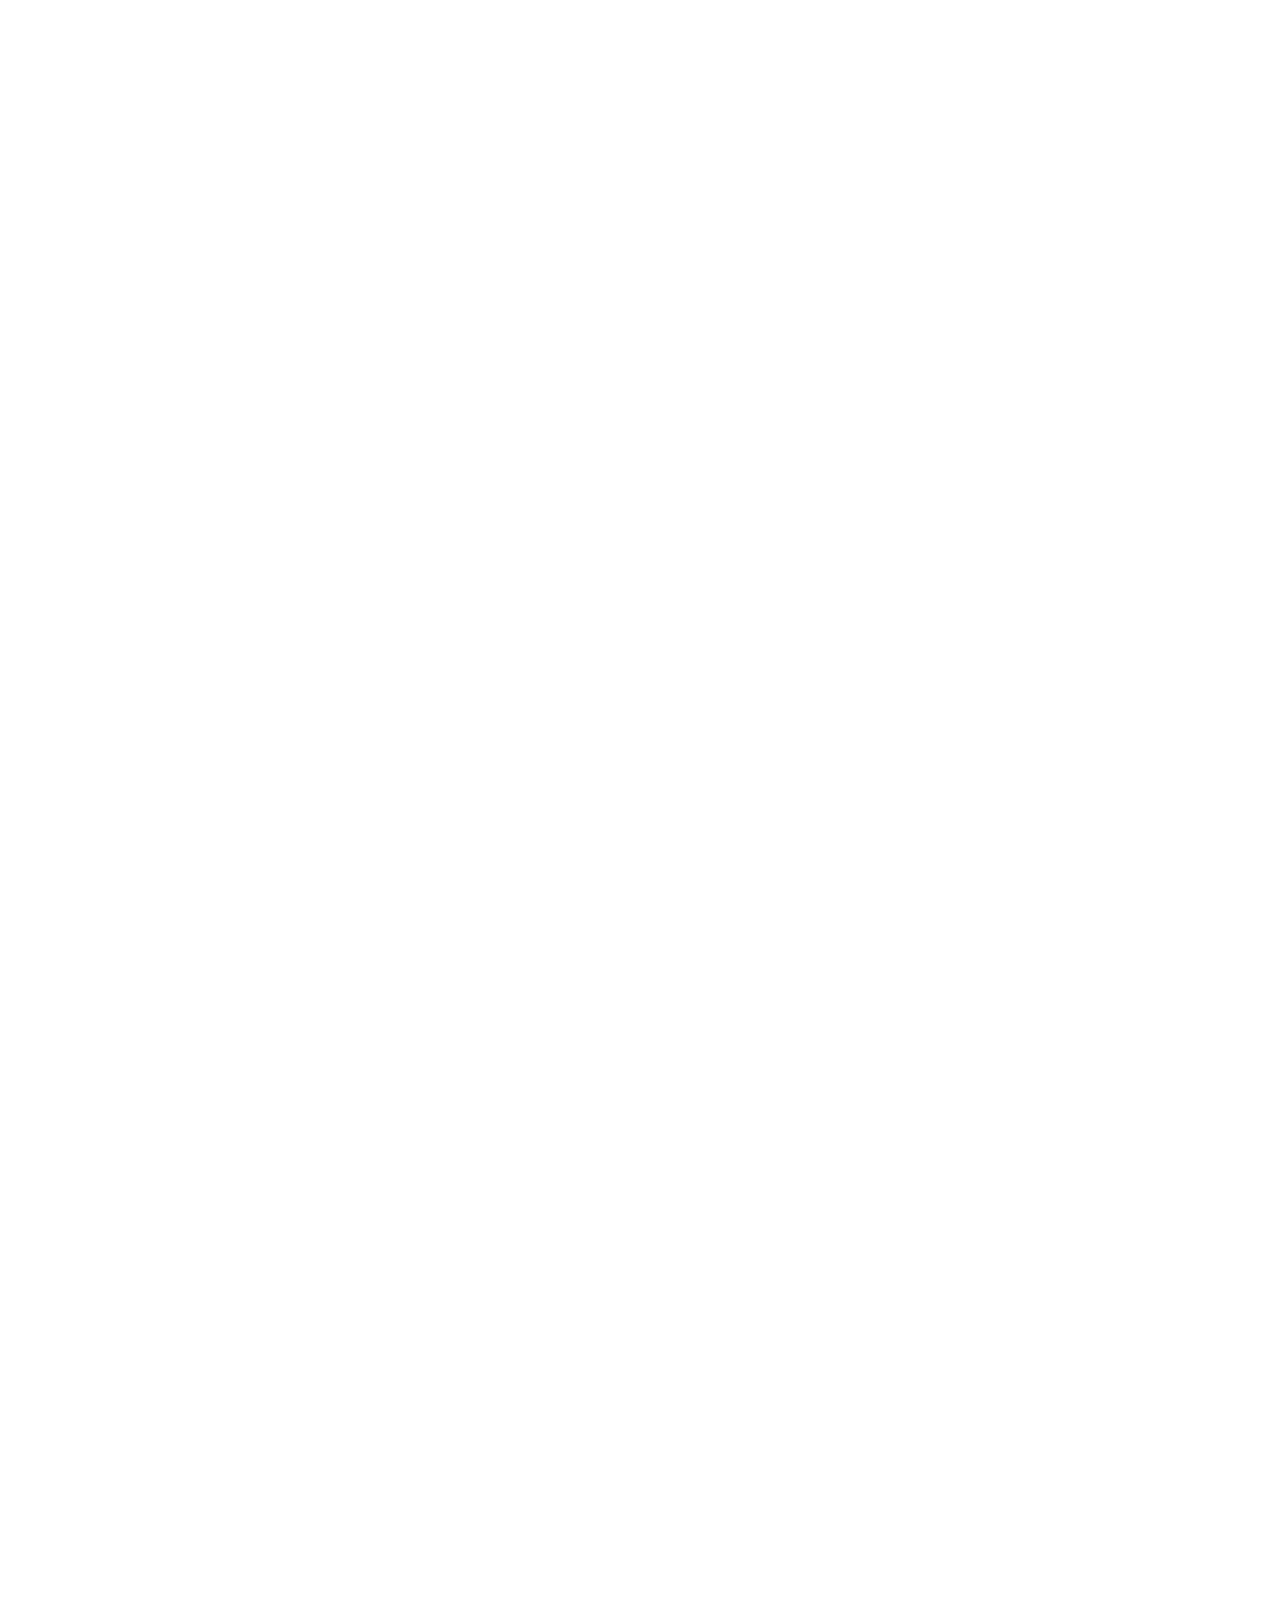
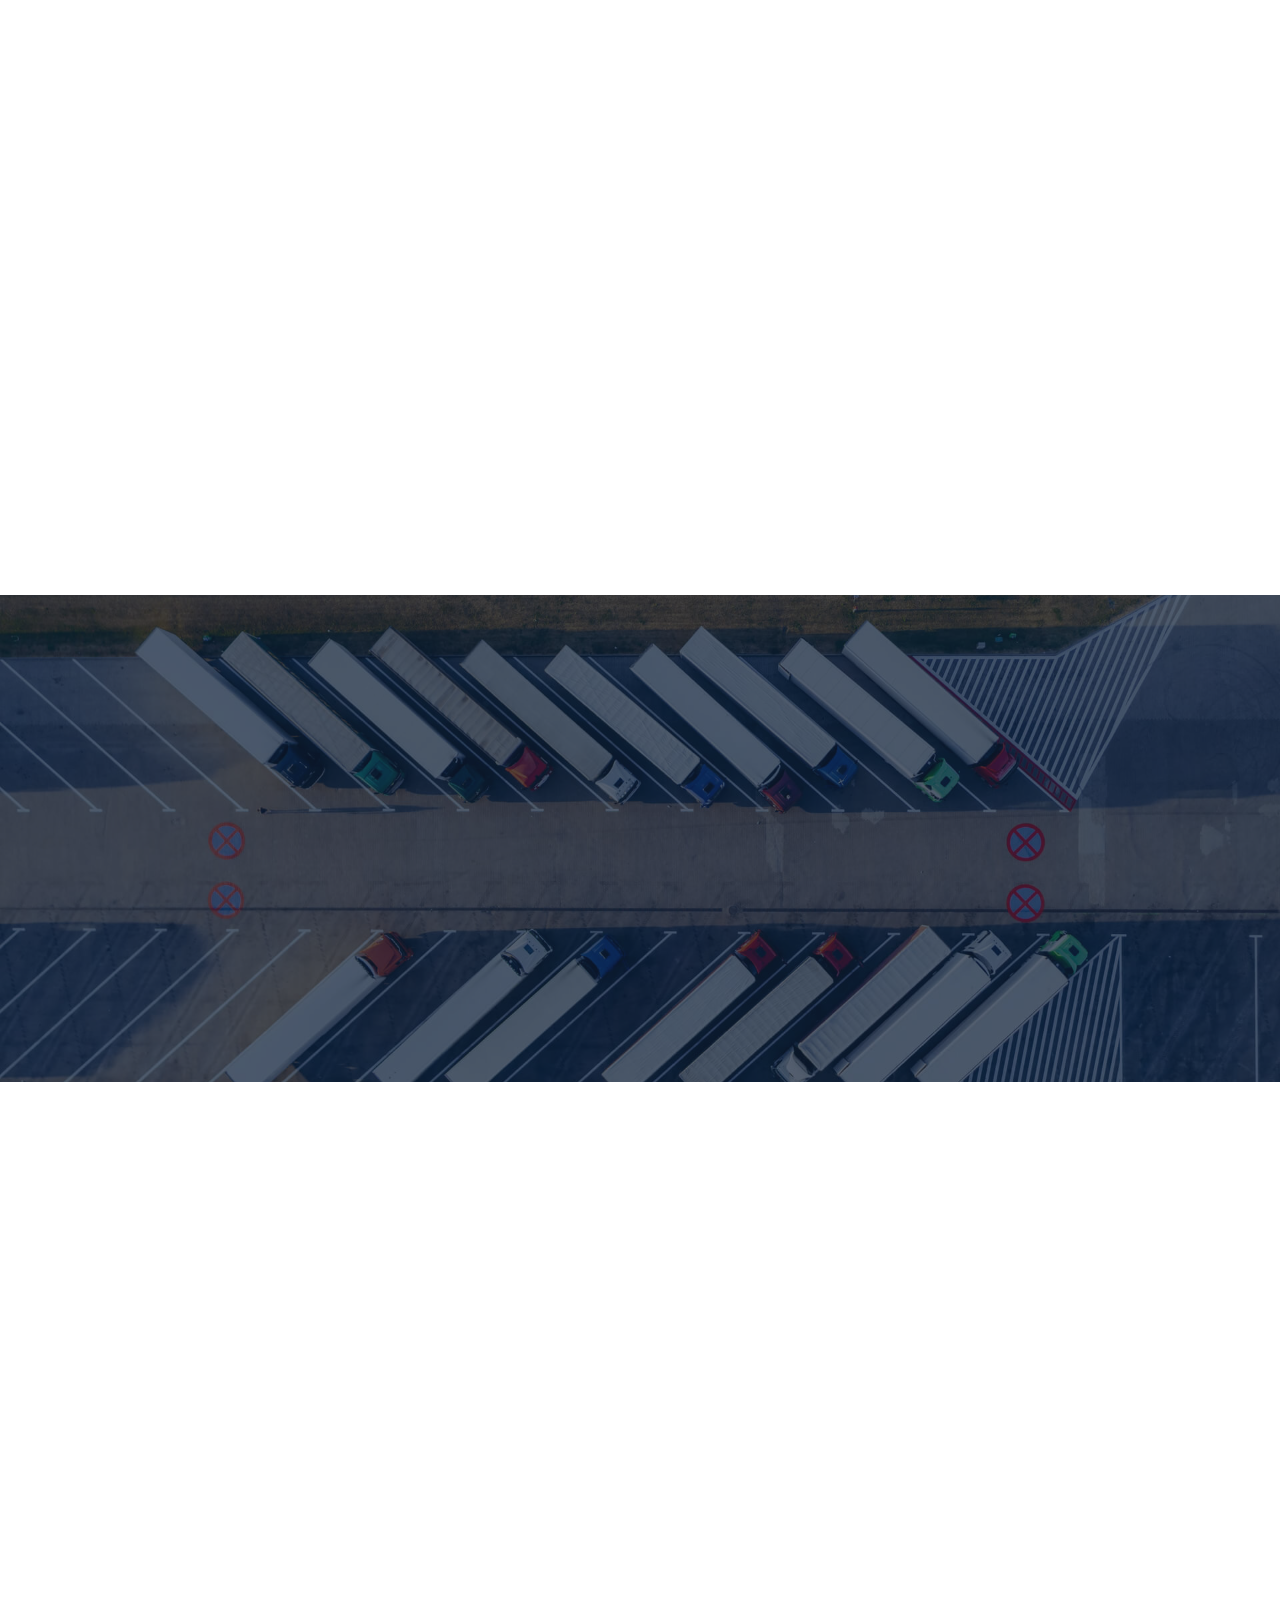
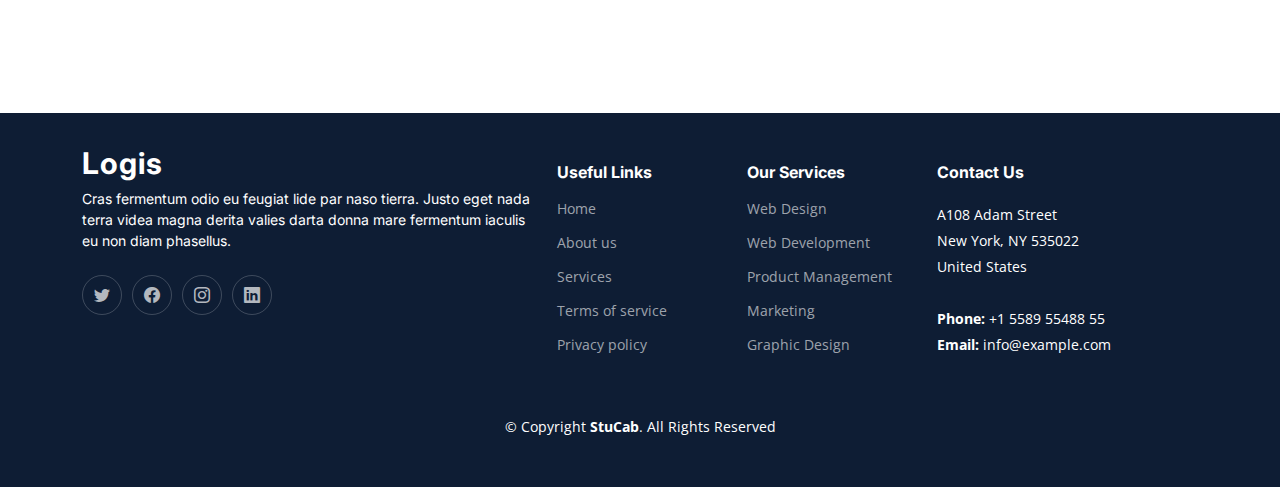
<file: ourGoals.html>
<!DOCTYPE html>
<html lang="en">

<head>
  <meta charset="utf-8">
  <meta content="width=device-width, initial-scale=1.0" name="viewport">

  <title>Logis Bootstrap Template - Services</title>
  <meta content="" name="description">
  <meta content="" name="keywords">

  <!-- Favicons -->
  <link href="assets/img/favicon.png" rel="icon">
  <link href="assets/img/apple-touch-icon.png" rel="apple-touch-icon">

  <!-- Google Fonts -->
  <link rel="preconnect" href="https://fonts.googleapis.com">
  <link rel="preconnect" href="https://fonts.gstatic.com" crossorigin>
  <link href="https://fonts.googleapis.com/css2?family=Open+Sans:ital,wght@0,300;0,400;0,500;0,600;0,700;1,300;1,400;1,600;1,700&family=Poppins:ital,wght@0,300;0,400;0,500;0,600;0,700;1,300;1,400;1,500;1,600;1,700&family=Inter:ital,wght@0,300;0,400;0,500;0,600;0,700;1,300;1,400;1,500;1,600;1,700&display=swap" rel="stylesheet">

  <!-- Vendor CSS Files -->
  <link href="assets/vendor/bootstrap/css/bootstrap.min.css" rel="stylesheet">
  <link href="assets/vendor/bootstrap-icons/bootstrap-icons.css" rel="stylesheet">
  <link href="assets/vendor/fontawesome-free/css/all.min.css" rel="stylesheet">
  <link href="assets/vendor/glightbox/css/glightbox.min.css" rel="stylesheet">
  <link href="assets/vendor/swiper/swiper-bundle.min.css" rel="stylesheet">
  <link href="assets/vendor/aos/aos.css" rel="stylesheet">

  <!-- Template Main CSS File -->
  <link href="assets/css/main.css" rel="stylesheet">
</head>

<body>

  <!-- ======= Header ======= -->
  <header id="header" class="header d-flex align-items-center fixed-top">
    <div class="container-fluid container-xl d-flex align-items-center justify-content-between">

      <a href="index.html" class="logo d-flex align-items-center">
        <h1>StuCab</h1>
      </a>

      <i class="mobile-nav-toggle mobile-nav-show bi bi-list"></i>
      <i class="mobile-nav-toggle mobile-nav-hide d-none bi bi-x"></i>
      <nav id="navbar" class="navbar">
        <ul>
          <li><a href="index.html">Home</a></li>
          <li><a href="about.html">About</a></li>
          <li><a href="ourGoals.html" class="active">Our Goals</a></li>
          <li><a href="stucabcredit.html">StuCab Credit</a></li>
          <li><a href="loginUI.php">Login</a></li>
          <li><a class="get-a-quote" href="signupUI.php">SignUp</a></li>
        </ul>
      </nav><!-- .navbar -->

    </div>
  </header><!-- End Header -->
  <!-- End Header -->

  <main id="main">

    <!-- ======= Breadcrumbs ======= -->
    <div class="breadcrumbs">
      <div class="page-header d-flex align-items-center" style="background-image: url('assets/img/page-header.jpg');">
        <div class="container position-relative">
          <div class="row d-flex justify-content-center">
            <div class="col-lg-6 text-center">
              <h2>Our Goals</h2>
              <p>At StuCab, our mission is to transform student commuting in Aberdeen by providing affordable, efficient, and sustainable transportation solutions. We are committed to promoting environmental responsibility, fostering community engagement, and empowering both students and local drivers. Join us in our journey towards a greener, smarter, and more connected Aberdeen. Together, we can make a positive impact on the future of transportation and the well-being of our community. Ride smart, ride StuCab!</p>
            </div>
          </div>
        </div>
      </div>
      <nav>
        <div class="container">
          <ol>
            <li><a href="index.html">Home</a></li>
            <li>Our Goals</li>
          </ol>
        </div>
      </nav>
    </div><!-- End Breadcrumbs -->

    <!-- ======= Featured Services Section ======= -->
    <section id="featured-services" class="featured-services">
      <div class="container">

        <div class="row gy-4">

          <div class="col-lg-4 col-md-6 service-item d-flex" data-aos="fade-up">
            <div class="icon flex-shrink-0"><i class="fa-solid fa-cart-flatbed"></i></div>
            <div>
              <h4 class="title">Lorem Ipsum</h4>
              <p class="description">Voluptatum deleniti atque corrupti quos dolores et quas molestias excepturi sint occaecati cupiditate non provident</p>
              <a href="service-details.html" class="readmore stretched-link"><span>Learn More</span><i class="bi bi-arrow-right"></i></a>
            </div>
          </div>
          <!-- End Service Item -->

          <div class="col-lg-4 col-md-6 service-item d-flex" data-aos="fade-up" data-aos-delay="100">
            <div class="icon flex-shrink-0"><i class="fa-solid fa-truck"></i></div>
            <div>
              <h4 class="title">Dolor Sitema</h4>
              <p class="description">Minim veniam, quis nostrud exercitation ullamco laboris nisi ut aliquip ex ea commodo consequat tarad limino ata</p>
              <a href="service-details.html" class="readmore stretched-link"><span>Learn More</span><i class="bi bi-arrow-right"></i></a>
            </div>
          </div><!-- End Service Item -->

          <div class="col-lg-4 col-md-6 service-item d-flex" data-aos="fade-up" data-aos-delay="200">
            <div class="icon flex-shrink-0"><i class="fa-solid fa-truck-ramp-box"></i></div>
            <div>
              <h4 class="title">Sed ut perspiciatis</h4>
              <p class="description">Duis aute irure dolor in reprehenderit in voluptate velit esse cillum dolore eu fugiat nulla pariatur</p>
              <a href="service-details.html" class="readmore stretched-link"><span>Learn More</span><i class="bi bi-arrow-right"></i></a>
            </div>
          </div><!-- End Service Item -->

        </div>

      </div>
    </section><!-- End Featured Services Section -->

    <!-- ======= Services Section ======= -->
    <section id="service" class="services pt-0">
      <div class="container" data-aos="fade-up">

        <div class="section-header">
          <span>Our Services</span>
          <h2>Our Services</h2>

        </div>

        <div class="row gy-4">

          <div class="col-lg-4 col-md-6" data-aos="fade-up" data-aos-delay="100">
            <div class="card">
              <div class="card-img">
                <img src="assets/img/storage-service.jpg" alt="" class="img-fluid">
              </div>
              <h3><a href="service-details.html" class="stretched-link">Storage</a></h3>
              <p>Cumque eos in qui numquam. Aut aspernatur perferendis sed atque quia voluptas quisquam repellendus temporibus itaqueofficiis odit</p>
            </div>
          </div><!-- End Card Item -->

          <div class="col-lg-4 col-md-6" data-aos="fade-up" data-aos-delay="200">
            <div class="card">
              <div class="card-img">
                <img src="assets/img/logistics-service.jpg" alt="" class="img-fluid">
              </div>
              <h3><a href="service-details.html" class="stretched-link">Logistics</a></h3>
              <p>Asperiores provident dolor accusamus pariatur dolore nam id audantium ut et iure incidunt molestiae dolor ipsam ducimus occaecati nisi</p>
            </div>
          </div><!-- End Card Item -->

          <div class="col-lg-4 col-md-6" data-aos="fade-up" data-aos-delay="300">
            <div class="card">
              <div class="card-img">
                <img src="assets/img/cargo-service.jpg" alt="" class="img-fluid">
              </div>
              <h3><a href="service-details.html" class="stretched-link">Cargo</a></h3>
              <p>Dicta quam similique quia architecto eos nisi aut ratione aut ipsum reiciendis sit doloremque oluptatem aut et molestiae ut et nihil</p>
            </div>
          </div><!-- End Card Item -->

          <div class="col-lg-4 col-md-6" data-aos="fade-up" data-aos-delay="400">
            <div class="card">
              <div class="card-img">
                <img src="assets/img/trucking-service.jpg" alt="" class="img-fluid">
              </div>
              <h3><a href="service-details.html" class="stretched-link">Trucking</a></h3>
              <p>Dicta quam similique quia architecto eos nisi aut ratione aut ipsum reiciendis sit doloremque oluptatem aut et molestiae ut et nihil</p>
            </div>
          </div><!-- End Card Item -->

          <div class="col-lg-4 col-md-6" data-aos="fade-up" data-aos-delay="500">
            <div class="card">
              <div class="card-img">
                <img src="assets/img/packaging-service.jpg" alt="" class="img-fluid">
              </div>
              <h3><a href="service-details.html" class="stretched-link">Packaging</a></h3>
              <p>Illo consequuntur quisquam delectus praesentium modi dignissimos facere vel cum onsequuntur maiores beatae consequatur magni voluptates</p>
            </div>
          </div><!-- End Card Item -->

          <div class="col-lg-4 col-md-6" data-aos="fade-up" data-aos-delay="600">
            <div class="card">
              <div class="card-img">
                <img src="assets/img/warehousing-service.jpg" alt="" class="img-fluid">
              </div>
              <h3><a href="service-details.html" class="stretched-link">Warehousing</a></h3>
              <p>Quas assumenda non occaecati molestiae. In aut earum sed natus eatae in vero. Ab modi quisquam aut nostrum unde et qui est non quo nulla</p>
            </div>
          </div><!-- End Card Item -->

        </div>

      </div>
    </section><!-- End Services Section -->

    <!-- ======= Features Section ======= -->
    <section id="features" class="features">
      <div class="container">

        <div class="row gy-4 align-items-center features-item" data-aos="fade-up">

          <div class="col-md-5">
            <img src="assets/img/features-1.jpg" class="img-fluid" alt="">
          </div>
          <div class="col-md-7">
            <h3>Voluptatem dignissimos provident quasi corporis voluptates sit assumenda.</h3>
            <p class="fst-italic">
              Lorem ipsum dolor sit amet, consectetur adipiscing elit, sed do eiusmod tempor incididunt ut labore et dolore
              magna aliqua.
            </p>
            <ul>
              <li><i class="bi bi-check"></i> Ullamco laboris nisi ut aliquip ex ea commodo consequat.</li>
              <li><i class="bi bi-check"></i> Duis aute irure dolor in reprehenderit in voluptate velit.</li>
              <li><i class="bi bi-check"></i> Ullam est qui quos consequatur eos accusamus.</li>
            </ul>
          </div>
        </div><!-- Features Item -->

        <div class="row gy-4 align-items-center features-item" data-aos="fade-up">
          <div class="col-md-5 order-1 order-md-2">
            <img src="assets/img/features-2.jpg" class="img-fluid" alt="">
          </div>
          <div class="col-md-7 order-2 order-md-1">
            <h3>Corporis temporibus maiores provident</h3>
            <p class="fst-italic">
              Lorem ipsum dolor sit amet, consectetur adipiscing elit, sed do eiusmod tempor incididunt ut labore et dolore
              magna aliqua.
            </p>
            <p>
              Ullamco laboris nisi ut aliquip ex ea commodo consequat. Duis aute irure dolor in reprehenderit in voluptate
              velit esse cillum dolore eu fugiat nulla pariatur. Excepteur sint occaecat cupidatat non proident, sunt in
              culpa qui officia deserunt mollit anim id est laborum
            </p>
          </div>
        </div><!-- Features Item -->

        <div class="row gy-4 align-items-center features-item" data-aos="fade-up">
          <div class="col-md-5">
            <img src="assets/img/features-3.jpg" class="img-fluid" alt="">
          </div>
          <div class="col-md-7">
            <h3>Sunt consequatur ad ut est nulla consectetur reiciendis animi voluptas</h3>
            <p>Cupiditate placeat cupiditate placeat est ipsam culpa. Delectus quia minima quod. Sunt saepe odit aut quia voluptatem hic voluptas dolor doloremque.</p>
            <ul>
              <li><i class="bi bi-check"></i> Ullamco laboris nisi ut aliquip ex ea commodo consequat.</li>
              <li><i class="bi bi-check"></i> Duis aute irure dolor in reprehenderit in voluptate velit.</li>
              <li><i class="bi bi-check"></i> Facilis ut et voluptatem aperiam. Autem soluta ad fugiat.</li>
            </ul>
          </div>
        </div><!-- Features Item -->

        <div class="row gy-4 align-items-center features-item" data-aos="fade-up">
          <div class="col-md-5 order-1 order-md-2">
            <img src="assets/img/features-4.jpg" class="img-fluid" alt="">
          </div>
          <div class="col-md-7 order-2 order-md-1">
            <h3>Quas et necessitatibus eaque impedit ipsum animi consequatur incidunt in</h3>
            <p class="fst-italic">
              Lorem ipsum dolor sit amet, consectetur adipiscing elit, sed do eiusmod tempor incididunt ut labore et dolore
              magna aliqua.
            </p>
            <p>
              Ullamco laboris nisi ut aliquip ex ea commodo consequat. Duis aute irure dolor in reprehenderit in voluptate
              velit esse cillum dolore eu fugiat nulla pariatur. Excepteur sint occaecat cupidatat non proident, sunt in
              culpa qui officia deserunt mollit anim id est laborum
            </p>
          </div>
        </div><!-- Features Item -->

      </div>
    </section><!-- End Features Section -->

    <!-- ======= Testimonials Section ======= -->
    <section id="testimonials" class="testimonials">
      <div class="container">

        <div class="slides-1 swiper" data-aos="fade-up">
          <div class="swiper-wrapper">

            <div class="swiper-slide">
              <div class="testimonial-item">
                <img src="assets/img/testimonials/testimonials-1.jpg" class="testimonial-img" alt="">
                <h3>Saul Goodman</h3>
                <h4>Ceo &amp; Founder</h4>
                <div class="stars">
                  <i class="bi bi-star-fill"></i><i class="bi bi-star-fill"></i><i class="bi bi-star-fill"></i><i class="bi bi-star-fill"></i><i class="bi bi-star-fill"></i>
                </div>
                <p>
                  <i class="bi bi-quote quote-icon-left"></i>
                  Proin iaculis purus consequat sem cure digni ssim donec porttitora entum suscipit rhoncus. Accusantium quam, ultricies eget id, aliquam eget nibh et. Maecen aliquam, risus at semper.
                  <i class="bi bi-quote quote-icon-right"></i>
                </p>
              </div>
            </div><!-- End testimonial item -->

            <div class="swiper-slide">
              <div class="testimonial-item">
                <img src="assets/img/testimonials/testimonials-2.jpg" class="testimonial-img" alt="">
                <h3>Sara Wilsson</h3>
                <h4>Designer</h4>
                <div class="stars">
                  <i class="bi bi-star-fill"></i><i class="bi bi-star-fill"></i><i class="bi bi-star-fill"></i><i class="bi bi-star-fill"></i><i class="bi bi-star-fill"></i>
                </div>
                <p>
                  <i class="bi bi-quote quote-icon-left"></i>
                  Export tempor illum tamen malis malis eram quae irure esse labore quem cillum quid cillum eram malis quorum velit fore eram velit sunt aliqua noster fugiat irure amet legam anim culpa.
                  <i class="bi bi-quote quote-icon-right"></i>
                </p>
              </div>
            </div><!-- End testimonial item -->

            <div class="swiper-slide">
              <div class="testimonial-item">
                <img src="assets/img/testimonials/testimonials-3.jpg" class="testimonial-img" alt="">
                <h3>Jena Karlis</h3>
                <h4>Store Owner</h4>
                <div class="stars">
                  <i class="bi bi-star-fill"></i><i class="bi bi-star-fill"></i><i class="bi bi-star-fill"></i><i class="bi bi-star-fill"></i><i class="bi bi-star-fill"></i>
                </div>
                <p>
                  <i class="bi bi-quote quote-icon-left"></i>
                  Enim nisi quem export duis labore cillum quae magna enim sint quorum nulla quem veniam duis minim tempor labore quem eram duis noster aute amet eram fore quis sint minim.
                  <i class="bi bi-quote quote-icon-right"></i>
                </p>
              </div>
            </div><!-- End testimonial item -->

            <div class="swiper-slide">
              <div class="testimonial-item">
                <img src="assets/img/testimonials/testimonials-4.jpg" class="testimonial-img" alt="">
                <h3>Matt Brandon</h3>
                <h4>Freelancer</h4>
                <div class="stars">
                  <i class="bi bi-star-fill"></i><i class="bi bi-star-fill"></i><i class="bi bi-star-fill"></i><i class="bi bi-star-fill"></i><i class="bi bi-star-fill"></i>
                </div>
                <p>
                  <i class="bi bi-quote quote-icon-left"></i>
                  Fugiat enim eram quae cillum dolore dolor amet nulla culpa multos export minim fugiat minim velit minim dolor enim duis veniam ipsum anim magna sunt elit fore quem dolore labore illum veniam.
                  <i class="bi bi-quote quote-icon-right"></i>
                </p>
              </div>
            </div><!-- End testimonial item -->

            <div class="swiper-slide">
              <div class="testimonial-item">
                <img src="assets/img/testimonials/testimonials-5.jpg" class="testimonial-img" alt="">
                <h3>John Larson</h3>
                <h4>Entrepreneur</h4>
                <div class="stars">
                  <i class="bi bi-star-fill"></i><i class="bi bi-star-fill"></i><i class="bi bi-star-fill"></i><i class="bi bi-star-fill"></i><i class="bi bi-star-fill"></i>
                </div>
                <p>
                  <i class="bi bi-quote quote-icon-left"></i>
                  Quis quorum aliqua sint quem legam fore sunt eram irure aliqua veniam tempor noster veniam enim culpa labore duis sunt culpa nulla illum cillum fugiat legam esse veniam culpa fore nisi cillum quid.
                  <i class="bi bi-quote quote-icon-right"></i>
                </p>
              </div>
            </div><!-- End testimonial item -->

          </div>
          <div class="swiper-pagination"></div>
        </div>

      </div>
    </section><!-- End Testimonials Section -->

    <!-- ======= Frequently Asked Questions Section ======= -->
    <section id="faq" class="faq">
      <div class="container" data-aos="fade-up">

        <div class="section-header">
          <span>Frequently Asked Questions</span>
          <h2>Frequently Asked Questions</h2>

        </div>

        <div class="row justify-content-center" data-aos="fade-up" data-aos-delay="200">
          <div class="col-lg-10">

            <div class="accordion accordion-flush" id="faqlist">

              <div class="accordion-item">
                <h3 class="accordion-header">
                  <button class="accordion-button collapsed" type="button" data-bs-toggle="collapse" data-bs-target="#faq-content-1">
                    <i class="bi bi-question-circle question-icon"></i>
                    Non consectetur a erat nam at lectus urna duis?
                  </button>
                </h3>
                <div id="faq-content-1" class="accordion-collapse collapse" data-bs-parent="#faqlist">
                  <div class="accordion-body">
                    Feugiat pretium nibh ipsum consequat. Tempus iaculis urna id volutpat lacus laoreet non curabitur gravida. Venenatis lectus magna fringilla urna porttitor rhoncus dolor purus non.
                  </div>
                </div>
              </div><!-- # Faq item-->

              <div class="accordion-item">
                <h3 class="accordion-header">
                  <button class="accordion-button collapsed" type="button" data-bs-toggle="collapse" data-bs-target="#faq-content-2">
                    <i class="bi bi-question-circle question-icon"></i>
                    Feugiat scelerisque varius morbi enim nunc faucibus a pellentesque?
                  </button>
                </h3>
                <div id="faq-content-2" class="accordion-collapse collapse" data-bs-parent="#faqlist">
                  <div class="accordion-body">
                    Dolor sit amet consectetur adipiscing elit pellentesque habitant morbi. Id interdum velit laoreet id donec ultrices. Fringilla phasellus faucibus scelerisque eleifend donec pretium. Est pellentesque elit ullamcorper dignissim. Mauris ultrices eros in cursus turpis massa tincidunt dui.
                  </div>
                </div>
              </div><!-- # Faq item-->

              <div class="accordion-item">
                <h3 class="accordion-header">
                  <button class="accordion-button collapsed" type="button" data-bs-toggle="collapse" data-bs-target="#faq-content-3">
                    <i class="bi bi-question-circle question-icon"></i>
                    Dolor sit amet consectetur adipiscing elit pellentesque habitant morbi?
                  </button>
                </h3>
                <div id="faq-content-3" class="accordion-collapse collapse" data-bs-parent="#faqlist">
                  <div class="accordion-body">
                    Eleifend mi in nulla posuere sollicitudin aliquam ultrices sagittis orci. Faucibus pulvinar elementum integer enim. Sem nulla pharetra diam sit amet nisl suscipit. Rutrum tellus pellentesque eu tincidunt. Lectus urna duis convallis convallis tellus. Urna molestie at elementum eu facilisis sed odio morbi quis
                  </div>
                </div>
              </div><!-- # Faq item-->

              <div class="accordion-item">
                <h3 class="accordion-header">
                  <button class="accordion-button collapsed" type="button" data-bs-toggle="collapse" data-bs-target="#faq-content-4">
                    <i class="bi bi-question-circle question-icon"></i>
                    Ac odio tempor orci dapibus. Aliquam eleifend mi in nulla?
                  </button>
                </h3>
                <div id="faq-content-4" class="accordion-collapse collapse" data-bs-parent="#faqlist">
                  <div class="accordion-body">
                    <i class="bi bi-question-circle question-icon"></i>
                    Dolor sit amet consectetur adipiscing elit pellentesque habitant morbi. Id interdum velit laoreet id donec ultrices. Fringilla phasellus faucibus scelerisque eleifend donec pretium. Est pellentesque elit ullamcorper dignissim. Mauris ultrices eros in cursus turpis massa tincidunt dui.
                  </div>
                </div>
              </div><!-- # Faq item-->

              <div class="accordion-item">
                <h3 class="accordion-header">
                  <button class="accordion-button collapsed" type="button" data-bs-toggle="collapse" data-bs-target="#faq-content-5">
                    <i class="bi bi-question-circle question-icon"></i>
                    Tempus quam pellentesque nec nam aliquam sem et tortor consequat?
                  </button>
                </h3>
                <div id="faq-content-5" class="accordion-collapse collapse" data-bs-parent="#faqlist">
                  <div class="accordion-body">
                    Molestie a iaculis at erat pellentesque adipiscing commodo. Dignissim suspendisse in est ante in. Nunc vel risus commodo viverra maecenas accumsan. Sit amet nisl suscipit adipiscing bibendum est. Purus gravida quis blandit turpis cursus in
                  </div>
                </div>
              </div><!-- # Faq item-->

            </div>

          </div>
        </div>

      </div>
    </section><!-- End Frequently Asked Questions Section -->

  </main><!-- End #main -->

  <!-- ======= Footer ======= -->
  <footer id="footer" class="footer">

    <div class="container">
      <div class="row gy-4">
        <div class="col-lg-5 col-md-12 footer-info">
          <a href="index.html" class="logo d-flex align-items-center">
            <span>Logis</span>
          </a>
          <p>Cras fermentum odio eu feugiat lide par naso tierra. Justo eget nada terra videa magna derita valies darta donna mare fermentum iaculis eu non diam phasellus.</p>
          <div class="social-links d-flex mt-4">
            <a href="#" class="twitter"><i class="bi bi-twitter"></i></a>
            <a href="#" class="facebook"><i class="bi bi-facebook"></i></a>
            <a href="#" class="instagram"><i class="bi bi-instagram"></i></a>
            <a href="#" class="linkedin"><i class="bi bi-linkedin"></i></a>
          </div>
        </div>

        <div class="col-lg-2 col-6 footer-links">
          <h4>Useful Links</h4>
          <ul>
            <li><a href="#">Home</a></li>
            <li><a href="#">About us</a></li>
            <li><a href="#">Services</a></li>
            <li><a href="#">Terms of service</a></li>
            <li><a href="#">Privacy policy</a></li>
          </ul>
        </div>

        <div class="col-lg-2 col-6 footer-links">
          <h4>Our Services</h4>
          <ul>
            <li><a href="#">Web Design</a></li>
            <li><a href="#">Web Development</a></li>
            <li><a href="#">Product Management</a></li>
            <li><a href="#">Marketing</a></li>
            <li><a href="#">Graphic Design</a></li>
          </ul>
        </div>

        <div class="col-lg-3 col-md-12 footer-contact text-center text-md-start">
          <h4>Contact Us</h4>
          <p>
            A108 Adam Street <br>
            New York, NY 535022<br>
            United States <br><br>
            <strong>Phone:</strong> +1 5589 55488 55<br>
            <strong>Email:</strong> info@example.com<br>
          </p>

        </div>

      </div>
    </div>

    <div class="container mt-4">
      <div class="copyright">
        &copy; Copyright <strong><span>StuCab</span></strong>. All Rights Reserved
      </div>
    </div>

  </footer><!-- End Footer -->
  <!-- End Footer -->

  <a href="#" class="scroll-top d-flex align-items-center justify-content-center"><i class="bi bi-arrow-up-short"></i></a>

  <div id="preloader"></div>

  <!-- Vendor JS Files -->
  <script src="assets/vendor/bootstrap/js/bootstrap.bundle.min.js"></script>
  <script src="assets/vendor/purecounter/purecounter_vanilla.js"></script>
  <script src="assets/vendor/glightbox/js/glightbox.min.js"></script>
  <script src="assets/vendor/swiper/swiper-bundle.min.js"></script>
  <script src="assets/vendor/aos/aos.js"></script>
  <script src="assets/vendor/php-email-form/validate.js"></script>

  <!-- Template Main JS File -->
  <script src="assets/js/main.js"></script>

</body>

</html>
</file>
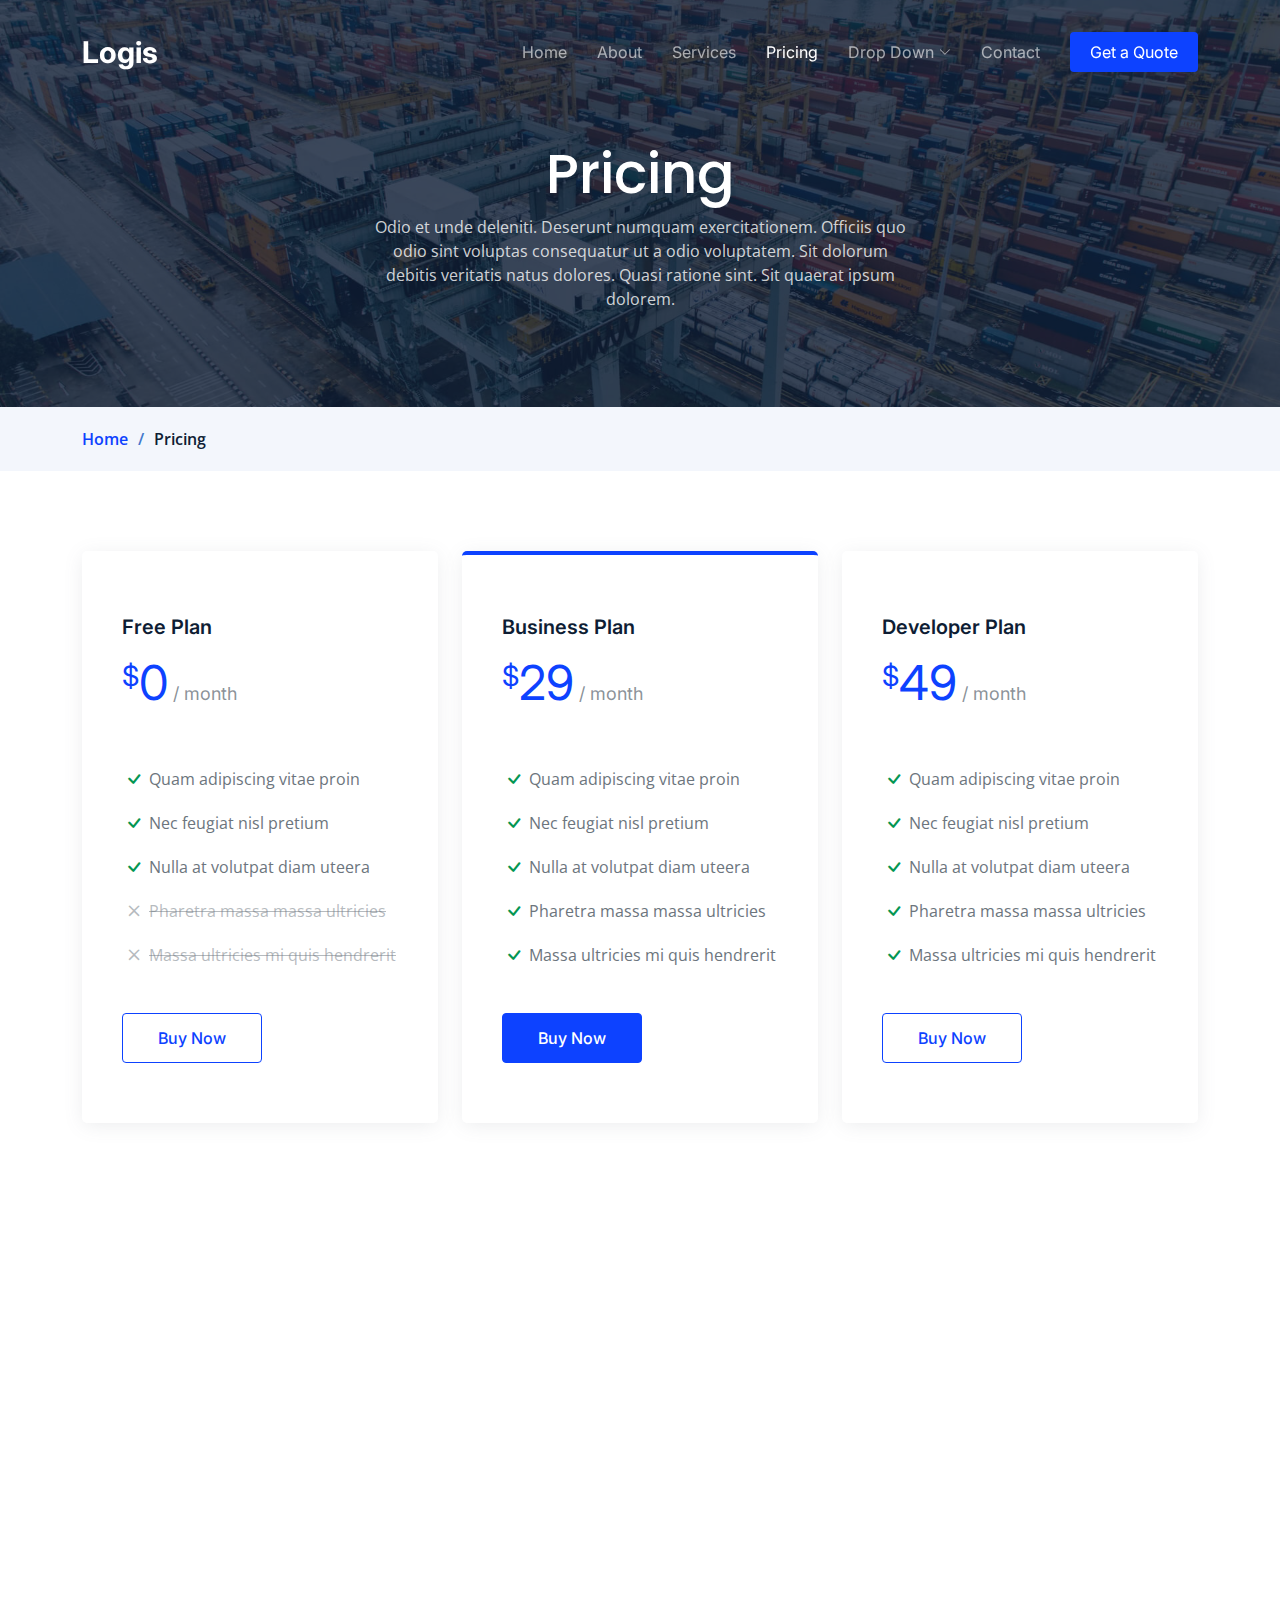
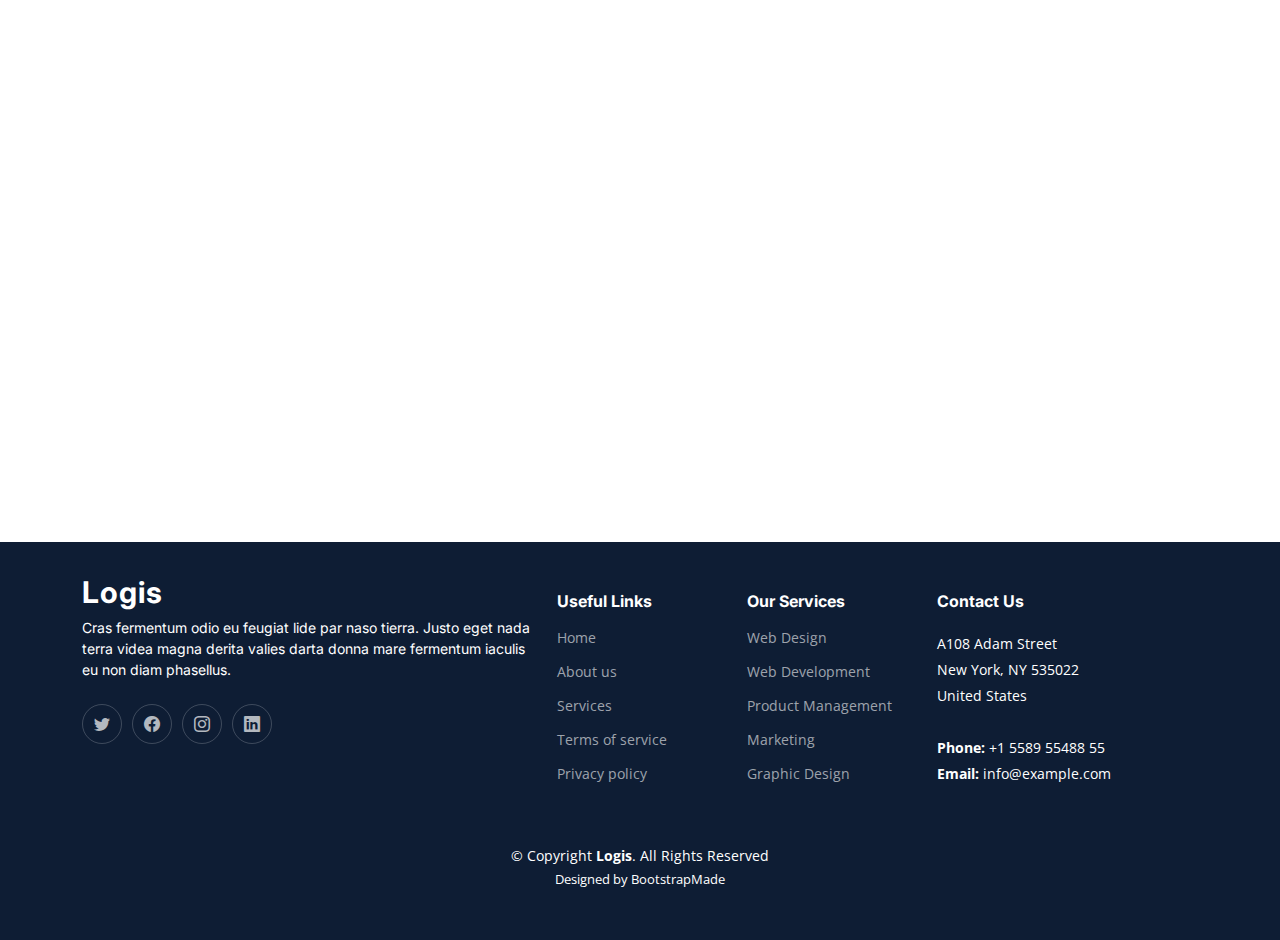
<file: pricing.html>
<!DOCTYPE html>
<html lang="en">

<head>
  <meta charset="utf-8">
  <meta content="width=device-width, initial-scale=1.0" name="viewport">

  <title>Logis Bootstrap Template - Pricing</title>
  <meta content="" name="description">
  <meta content="" name="keywords">

  <!-- Favicons -->
  <link href="assets/img/favicon.png" rel="icon">
  <link href="assets/img/apple-touch-icon.png" rel="apple-touch-icon">

  <!-- Google Fonts -->
  <link rel="preconnect" href="https://fonts.googleapis.com">
  <link rel="preconnect" href="https://fonts.gstatic.com" crossorigin>
  <link href="https://fonts.googleapis.com/css2?family=Open+Sans:ital,wght@0,300;0,400;0,500;0,600;0,700;1,300;1,400;1,600;1,700&family=Poppins:ital,wght@0,300;0,400;0,500;0,600;0,700;1,300;1,400;1,500;1,600;1,700&family=Inter:ital,wght@0,300;0,400;0,500;0,600;0,700;1,300;1,400;1,500;1,600;1,700&display=swap" rel="stylesheet">

  <!-- Vendor CSS Files -->
  <link href="assets/vendor/bootstrap/css/bootstrap.min.css" rel="stylesheet">
  <link href="assets/vendor/bootstrap-icons/bootstrap-icons.css" rel="stylesheet">
  <link href="assets/vendor/fontawesome-free/css/all.min.css" rel="stylesheet">
  <link href="assets/vendor/glightbox/css/glightbox.min.css" rel="stylesheet">
  <link href="assets/vendor/swiper/swiper-bundle.min.css" rel="stylesheet">
  <link href="assets/vendor/aos/aos.css" rel="stylesheet">

  <!-- Template Main CSS File -->
  <link href="assets/css/main.css" rel="stylesheet">

  <!-- =======================================================
  * Template Name: Logis
  * Updated: Jul 27 2023 with Bootstrap v5.3.1
  * Template URL: https://bootstrapmade.com/logis-bootstrap-logistics-website-template/
  * Author: BootstrapMade.com
  * License: https://bootstrapmade.com/license/
  ======================================================== -->
</head>

<body>

  <!-- ======= Header ======= -->
  <header id="header" class="header d-flex align-items-center fixed-top">
    <div class="container-fluid container-xl d-flex align-items-center justify-content-between">

      <a href="index.html" class="logo d-flex align-items-center">
        <!-- Uncomment the line below if you also wish to use an image logo -->
        <!-- <img src="assets/img/logo.png" alt=""> -->
        <h1>Logis</h1>
      </a>

      <i class="mobile-nav-toggle mobile-nav-show bi bi-list"></i>
      <i class="mobile-nav-toggle mobile-nav-hide d-none bi bi-x"></i>
      <nav id="navbar" class="navbar">
        <ul>
          <li><a href="index.html">Home</a></li>
          <li><a href="about.html">About</a></li>
          <li><a href="services.html">Services</a></li>
          <li><a href="pricing.html" class="active">Pricing</a></li>
          <li class="dropdown"><a href="#"><span>Drop Down</span> <i class="bi bi-chevron-down dropdown-indicator"></i></a>
            <ul>
              <li><a href="#">Drop Down 1</a></li>
              <li class="dropdown"><a href="#"><span>Deep Drop Down</span> <i class="bi bi-chevron-down dropdown-indicator"></i></a>
                <ul>
                  <li><a href="#">Deep Drop Down 1</a></li>
                  <li><a href="#">Deep Drop Down 2</a></li>
                  <li><a href="#">Deep Drop Down 3</a></li>
                  <li><a href="#">Deep Drop Down 4</a></li>
                  <li><a href="#">Deep Drop Down 5</a></li>
                </ul>
              </li>
              <li><a href="#">Drop Down 2</a></li>
              <li><a href="#">Drop Down 3</a></li>
              <li><a href="#">Drop Down 4</a></li>
            </ul>
          </li>
          <li><a href="contact.html">Contact</a></li>
          <li><a class="get-a-quote" href="get-a-quote.html">Get a Quote</a></li>
        </ul>
      </nav><!-- .navbar -->

    </div>
  </header><!-- End Header -->
  <!-- End Header -->

  <main id="main">

    <!-- ======= Breadcrumbs ======= -->
    <div class="breadcrumbs">
      <div class="page-header d-flex align-items-center" style="background-image: url('assets/img/page-header.jpg');">
        <div class="container position-relative">
          <div class="row d-flex justify-content-center">
            <div class="col-lg-6 text-center">
              <h2>Pricing</h2>
              <p>Odio et unde deleniti. Deserunt numquam exercitationem. Officiis quo odio sint voluptas consequatur ut a odio voluptatem. Sit dolorum debitis veritatis natus dolores. Quasi ratione sint. Sit quaerat ipsum dolorem.</p>
            </div>
          </div>
        </div>
      </div>
      <nav>
        <div class="container">
          <ol>
            <li><a href="index.html">Home</a></li>
            <li>Pricing</li>
          </ol>
        </div>
      </nav>
    </div><!-- End Breadcrumbs -->

    <!-- ======= Pricing Section ======= -->
    <section id="pricing" class="pricing">
      <div class="container" data-aos="fade-up">

        <div class="row gy-4">

          <div class="col-lg-4" data-aos="fade-up" data-aos-delay="100">
            <div class="pricing-item">
              <h3>Free Plan</h3>
              <h4><sup>$</sup>0<span> / month</span></h4>
              <ul>
                <li><i class="bi bi-check"></i> Quam adipiscing vitae proin</li>
                <li><i class="bi bi-check"></i> Nec feugiat nisl pretium</li>
                <li><i class="bi bi-check"></i> Nulla at volutpat diam uteera</li>
                <li class="na"><i class="bi bi-x"></i> <span>Pharetra massa massa ultricies</span></li>
                <li class="na"><i class="bi bi-x"></i> <span>Massa ultricies mi quis hendrerit</span></li>
              </ul>
              <a href="#" class="buy-btn">Buy Now</a>
            </div>
          </div><!-- End Pricing Item -->

          <div class="col-lg-4" data-aos="fade-up" data-aos-delay="200">
            <div class="pricing-item featured">
              <h3>Business Plan</h3>
              <h4><sup>$</sup>29<span> / month</span></h4>
              <ul>
                <li><i class="bi bi-check"></i> Quam adipiscing vitae proin</li>
                <li><i class="bi bi-check"></i> Nec feugiat nisl pretium</li>
                <li><i class="bi bi-check"></i> Nulla at volutpat diam uteera</li>
                <li><i class="bi bi-check"></i> Pharetra massa massa ultricies</li>
                <li><i class="bi bi-check"></i> Massa ultricies mi quis hendrerit</li>
              </ul>
              <a href="#" class="buy-btn">Buy Now</a>
            </div>
          </div><!-- End Pricing Item -->

          <div class="col-lg-4" data-aos="fade-up" data-aos-delay="300">
            <div class="pricing-item">
              <h3>Developer Plan</h3>
              <h4><sup>$</sup>49<span> / month</span></h4>
              <ul>
                <li><i class="bi bi-check"></i> Quam adipiscing vitae proin</li>
                <li><i class="bi bi-check"></i> Nec feugiat nisl pretium</li>
                <li><i class="bi bi-check"></i> Nulla at volutpat diam uteera</li>
                <li><i class="bi bi-check"></i> Pharetra massa massa ultricies</li>
                <li><i class="bi bi-check"></i> Massa ultricies mi quis hendrerit</li>
              </ul>
              <a href="#" class="buy-btn">Buy Now</a>
            </div>
          </div><!-- End Pricing Item -->

        </div>

      </div>
    </section><!-- End Pricing Section -->

    <!-- ======= Horizontal Pricing Section ======= -->
    <section id="horizontal-pricing" class="horizontal-pricing pt-0">
      <div class="container" data-aos="fade-up">

        <div class="section-header">
          <span>Horizontal Pricing</span>
          <h2>Horizontal Pricing</h2>

        </div>

        <div class="row gy-4 pricing-item" data-aos="fade-up" data-aos-delay="100">
          <div class="col-lg-3 d-flex align-items-center justify-content-center">
            <h3>Free Plan</h3>
          </div>
          <div class="col-lg-3 d-flex align-items-center justify-content-center">
            <h4><sup>$</sup>0<span> / month</span></h4>
          </div>
          <div class="col-lg-3 d-flex align-items-center justify-content-center">
            <ul>
              <li><i class="bi bi-check"></i> Quam adipiscing vitae proin</li>
              <li><i class="bi bi-check"></i> Nulla at volutpat diam uteera</li>
              <li class="na"><i class="bi bi-x"></i> <span>Pharetra massa massa ultricies</span></li>
            </ul>
          </div>
          <div class="col-lg-3 d-flex align-items-center justify-content-center">
            <div class="text-center"><a href="#" class="buy-btn">Buy Now</a></div>
          </div>
        </div><!-- End Pricing Item -->

        <div class="row gy-4 pricing-item featured mt-4" data-aos="fade-up" data-aos-delay="200">
          <div class="col-lg-3 d-flex align-items-center justify-content-center">
            <h3>Business Plan</h3>
          </div>
          <div class="col-lg-3 d-flex align-items-center justify-content-center">
            <h4><sup>$</sup>29<span> / month</span></h4>
          </div>
          <div class="col-lg-3 d-flex align-items-center justify-content-center">
            <ul>
              <li><i class="bi bi-check"></i> Quam adipiscing vitae proin</li>
              <li><i class="bi bi-check"></i> <strong>Nec feugiat nisl pretium</strong></li>
              <li><i class="bi bi-check"></i> Nulla at volutpat diam uteera</li>
            </ul>
          </div>
          <div class="col-lg-3 d-flex align-items-center justify-content-center">
            <div class="text-center"><a href="#" class="buy-btn">Buy Now</a></div>
          </div>
        </div><!-- End Pricing Item -->

        <div class="row gy-4 pricing-item mt-4" data-aos="fade-up" data-aos-delay="300">
          <div class="col-lg-3 d-flex align-items-center justify-content-center">
            <h3>Developer Plan</h3>
          </div>
          <div class="col-lg-3 d-flex align-items-center justify-content-center">
            <h4><sup>$</sup>49<span> / month</span></h4>
          </div>
          <div class="col-lg-3 d-flex align-items-center justify-content-center">
            <ul>
              <li><i class="bi bi-check"></i> Quam adipiscing vitae proin</li>
              <li><i class="bi bi-check"></i> Nec feugiat nisl pretium</li>
              <li><i class="bi bi-check"></i> Nulla at volutpat diam uteera</li>
            </ul>
          </div>
          <div class="col-lg-3 d-flex align-items-center justify-content-center">
            <div class="text-center"><a href="#" class="buy-btn">Buy Now</a></div>
          </div>
        </div><!-- End Pricing Item -->

      </div>
    </section><!-- End Horizontal Pricing Section -->

  </main><!-- End #main -->

  <!-- ======= Footer ======= -->
  <footer id="footer" class="footer">

    <div class="container">
      <div class="row gy-4">
        <div class="col-lg-5 col-md-12 footer-info">
          <a href="index.html" class="logo d-flex align-items-center">
            <span>Logis</span>
          </a>
          <p>Cras fermentum odio eu feugiat lide par naso tierra. Justo eget nada terra videa magna derita valies darta donna mare fermentum iaculis eu non diam phasellus.</p>
          <div class="social-links d-flex mt-4">
            <a href="#" class="twitter"><i class="bi bi-twitter"></i></a>
            <a href="#" class="facebook"><i class="bi bi-facebook"></i></a>
            <a href="#" class="instagram"><i class="bi bi-instagram"></i></a>
            <a href="#" class="linkedin"><i class="bi bi-linkedin"></i></a>
          </div>
        </div>

        <div class="col-lg-2 col-6 footer-links">
          <h4>Useful Links</h4>
          <ul>
            <li><a href="#">Home</a></li>
            <li><a href="#">About us</a></li>
            <li><a href="#">Services</a></li>
            <li><a href="#">Terms of service</a></li>
            <li><a href="#">Privacy policy</a></li>
          </ul>
        </div>

        <div class="col-lg-2 col-6 footer-links">
          <h4>Our Services</h4>
          <ul>
            <li><a href="#">Web Design</a></li>
            <li><a href="#">Web Development</a></li>
            <li><a href="#">Product Management</a></li>
            <li><a href="#">Marketing</a></li>
            <li><a href="#">Graphic Design</a></li>
          </ul>
        </div>

        <div class="col-lg-3 col-md-12 footer-contact text-center text-md-start">
          <h4>Contact Us</h4>
          <p>
            A108 Adam Street <br>
            New York, NY 535022<br>
            United States <br><br>
            <strong>Phone:</strong> +1 5589 55488 55<br>
            <strong>Email:</strong> info@example.com<br>
          </p>

        </div>

      </div>
    </div>

    <div class="container mt-4">
      <div class="copyright">
        &copy; Copyright <strong><span>Logis</span></strong>. All Rights Reserved
      </div>
      <div class="credits">
        <!-- All the links in the footer should remain intact. -->
        <!-- You can delete the links only if you purchased the pro version. -->
        <!-- Licensing information: https://bootstrapmade.com/license/ -->
        <!-- Purchase the pro version with working PHP/AJAX contact form: https://bootstrapmade.com/logis-bootstrap-logistics-website-template/ -->
        Designed by <a href="https://bootstrapmade.com/">BootstrapMade</a>
      </div>
    </div>

  </footer><!-- End Footer -->
  <!-- End Footer -->

  <a href="#" class="scroll-top d-flex align-items-center justify-content-center"><i class="bi bi-arrow-up-short"></i></a>

  <div id="preloader"></div>

  <!-- Vendor JS Files -->
  <script src="assets/vendor/bootstrap/js/bootstrap.bundle.min.js"></script>
  <script src="assets/vendor/purecounter/purecounter_vanilla.js"></script>
  <script src="assets/vendor/glightbox/js/glightbox.min.js"></script>
  <script src="assets/vendor/swiper/swiper-bundle.min.js"></script>
  <script src="assets/vendor/aos/aos.js"></script>
  <script src="assets/vendor/php-email-form/validate.js"></script>

  <!-- Template Main JS File -->
  <script src="assets/js/main.js"></script>

</body>

</html>
</file>
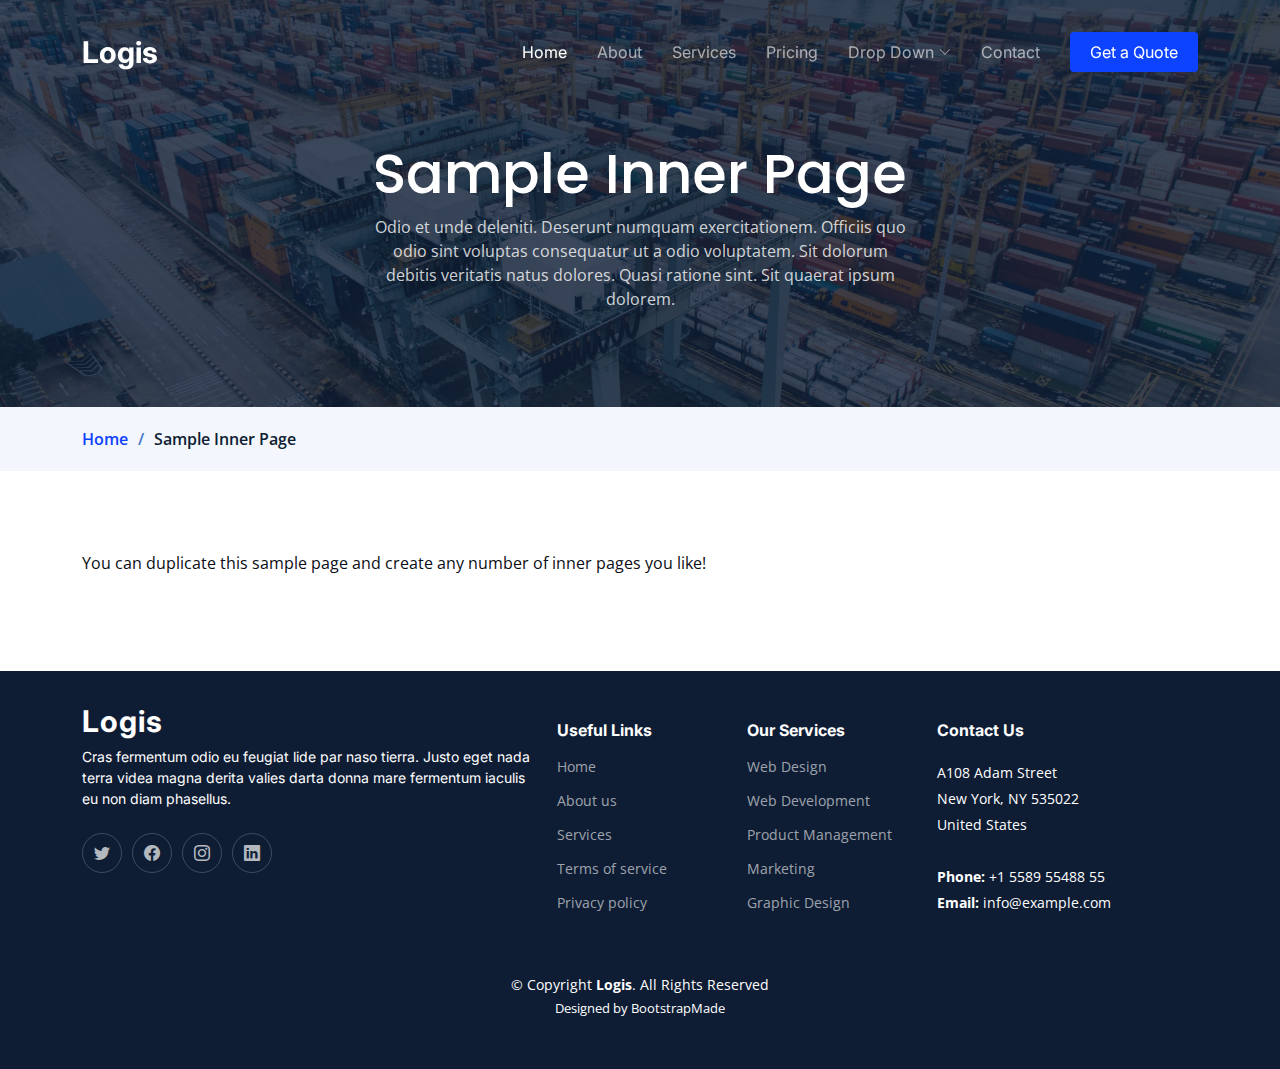
<file: sample-inner-page.html>
<!DOCTYPE html>
<html lang="en">

<head>
  <meta charset="utf-8">
  <meta content="width=device-width, initial-scale=1.0" name="viewport">

  <title>[Template] Sample Inner Page</title>
  <meta content="" name="description">
  <meta content="" name="keywords">

  <!-- Favicons -->
  <link href="assets/img/favicon.png" rel="icon">
  <link href="assets/img/apple-touch-icon.png" rel="apple-touch-icon">

  <!-- Google Fonts -->
  <link rel="preconnect" href="https://fonts.googleapis.com">
  <link rel="preconnect" href="https://fonts.gstatic.com" crossorigin>
  <link href="https://fonts.googleapis.com/css2?family=Open+Sans:ital,wght@0,300;0,400;0,500;0,600;0,700;1,300;1,400;1,600;1,700&family=Poppins:ital,wght@0,300;0,400;0,500;0,600;0,700;1,300;1,400;1,500;1,600;1,700&family=Inter:ital,wght@0,300;0,400;0,500;0,600;0,700;1,300;1,400;1,500;1,600;1,700&display=swap" rel="stylesheet">

  <!-- Vendor CSS Files -->
  <link href="assets/vendor/bootstrap/css/bootstrap.min.css" rel="stylesheet">
  <link href="assets/vendor/bootstrap-icons/bootstrap-icons.css" rel="stylesheet">
  <link href="assets/vendor/fontawesome-free/css/all.min.css" rel="stylesheet">
  <link href="assets/vendor/glightbox/css/glightbox.min.css" rel="stylesheet">
  <link href="assets/vendor/swiper/swiper-bundle.min.css" rel="stylesheet">
  <link href="assets/vendor/aos/aos.css" rel="stylesheet">

  <!-- Template Main CSS File -->
  <link href="assets/css/main.css" rel="stylesheet">

  <!-- =======================================================
  * Template Name: Logis
  * Updated: Jul 27 2023 with Bootstrap v5.3.1
  * Template URL: https://bootstrapmade.com/logis-bootstrap-logistics-website-template/
  * Author: BootstrapMade.com
  * License: https://bootstrapmade.com/license/
  ======================================================== -->
</head>

<body>

  <!-- ======= Header ======= -->
  <header id="header" class="header d-flex align-items-center fixed-top">
    <div class="container-fluid container-xl d-flex align-items-center justify-content-between">

      <a href="index.html" class="logo d-flex align-items-center">
        <!-- Uncomment the line below if you also wish to use an image logo -->
        <!-- <img src="assets/img/logo.png" alt=""> -->
        <h1>Logis</h1>
      </a>

      <i class="mobile-nav-toggle mobile-nav-show bi bi-list"></i>
      <i class="mobile-nav-toggle mobile-nav-hide d-none bi bi-x"></i>
      <nav id="navbar" class="navbar">
        <ul>
          <li><a href="index.html" class="active">Home</a></li>
          <li><a href="about.html">About</a></li>
          <li><a href="services.html">Services</a></li>
          <li><a href="pricing.html">Pricing</a></li>
          <li class="dropdown"><a href="#"><span>Drop Down</span> <i class="bi bi-chevron-down dropdown-indicator"></i></a>
            <ul>
              <li><a href="#">Drop Down 1</a></li>
              <li class="dropdown"><a href="#"><span>Deep Drop Down</span> <i class="bi bi-chevron-down dropdown-indicator"></i></a>
                <ul>
                  <li><a href="#">Deep Drop Down 1</a></li>
                  <li><a href="#">Deep Drop Down 2</a></li>
                  <li><a href="#">Deep Drop Down 3</a></li>
                  <li><a href="#">Deep Drop Down 4</a></li>
                  <li><a href="#">Deep Drop Down 5</a></li>
                </ul>
              </li>
              <li><a href="#">Drop Down 2</a></li>
              <li><a href="#">Drop Down 3</a></li>
              <li><a href="#">Drop Down 4</a></li>
            </ul>
          </li>
          <li><a href="contact.html">Contact</a></li>
          <li><a class="get-a-quote" href="get-a-quote.html">Get a Quote</a></li>
        </ul>
      </nav><!-- .navbar -->

    </div>
  </header><!-- End Header -->
  <!-- End Header -->

  <main id="main">

    <!-- ======= Breadcrumbs ======= -->
    <div class="breadcrumbs">
      <div class="page-header d-flex align-items-center" style="background-image: url('assets/img/page-header.jpg');">
        <div class="container position-relative">
          <div class="row d-flex justify-content-center">
            <div class="col-lg-6 text-center">
              <h2>Sample Inner Page</h2>
              <p>Odio et unde deleniti. Deserunt numquam exercitationem. Officiis quo odio sint voluptas consequatur ut a odio voluptatem. Sit dolorum debitis veritatis natus dolores. Quasi ratione sint. Sit quaerat ipsum dolorem.</p>
            </div>
          </div>
        </div>
      </div>
      <nav>
        <div class="container">
          <ol>
            <li><a href="index.html">Home</a></li>
            <li>Sample Inner Page</li>
          </ol>
        </div>
      </nav>
    </div><!-- End Breadcrumbs -->

    <section class="sample-page">
      <div class="container" data-aos="fade-up">
        <p>
          You can duplicate this sample page and create any number of inner pages you like!
        </p>
      </div>
    </section>

  </main><!-- End #main -->

  <!-- ======= Footer ======= -->
  <footer id="footer" class="footer">

    <div class="container">
      <div class="row gy-4">
        <div class="col-lg-5 col-md-12 footer-info">
          <a href="index.html" class="logo d-flex align-items-center">
            <span>Logis</span>
          </a>
          <p>Cras fermentum odio eu feugiat lide par naso tierra. Justo eget nada terra videa magna derita valies darta donna mare fermentum iaculis eu non diam phasellus.</p>
          <div class="social-links d-flex mt-4">
            <a href="#" class="twitter"><i class="bi bi-twitter"></i></a>
            <a href="#" class="facebook"><i class="bi bi-facebook"></i></a>
            <a href="#" class="instagram"><i class="bi bi-instagram"></i></a>
            <a href="#" class="linkedin"><i class="bi bi-linkedin"></i></a>
          </div>
        </div>

        <div class="col-lg-2 col-6 footer-links">
          <h4>Useful Links</h4>
          <ul>
            <li><a href="#">Home</a></li>
            <li><a href="#">About us</a></li>
            <li><a href="#">Services</a></li>
            <li><a href="#">Terms of service</a></li>
            <li><a href="#">Privacy policy</a></li>
          </ul>
        </div>

        <div class="col-lg-2 col-6 footer-links">
          <h4>Our Services</h4>
          <ul>
            <li><a href="#">Web Design</a></li>
            <li><a href="#">Web Development</a></li>
            <li><a href="#">Product Management</a></li>
            <li><a href="#">Marketing</a></li>
            <li><a href="#">Graphic Design</a></li>
          </ul>
        </div>

        <div class="col-lg-3 col-md-12 footer-contact text-center text-md-start">
          <h4>Contact Us</h4>
          <p>
            A108 Adam Street <br>
            New York, NY 535022<br>
            United States <br><br>
            <strong>Phone:</strong> +1 5589 55488 55<br>
            <strong>Email:</strong> info@example.com<br>
          </p>

        </div>

      </div>
    </div>

    <div class="container mt-4">
      <div class="copyright">
        &copy; Copyright <strong><span>Logis</span></strong>. All Rights Reserved
      </div>
      <div class="credits">
        <!-- All the links in the footer should remain intact. -->
        <!-- You can delete the links only if you purchased the pro version. -->
        <!-- Licensing information: https://bootstrapmade.com/license/ -->
        <!-- Purchase the pro version with working PHP/AJAX contact form: https://bootstrapmade.com/logis-bootstrap-logistics-website-template/ -->
        Designed by <a href="https://bootstrapmade.com/">BootstrapMade</a>
      </div>
    </div>

  </footer><!-- End Footer -->
  <!-- End Footer -->

  <a href="#" class="scroll-top d-flex align-items-center justify-content-center"><i class="bi bi-arrow-up-short"></i></a>

  <div id="preloader"></div>

  <!-- Vendor JS Files -->
  <script src="assets/vendor/bootstrap/js/bootstrap.bundle.min.js"></script>
  <script src="assets/vendor/purecounter/purecounter_vanilla.js"></script>
  <script src="assets/vendor/glightbox/js/glightbox.min.js"></script>
  <script src="assets/vendor/swiper/swiper-bundle.min.js"></script>
  <script src="assets/vendor/aos/aos.js"></script>
  <script src="assets/vendor/php-email-form/validate.js"></script>

  <!-- Template Main JS File -->
  <script src="assets/js/main.js"></script>

</body>

</html>
</file>
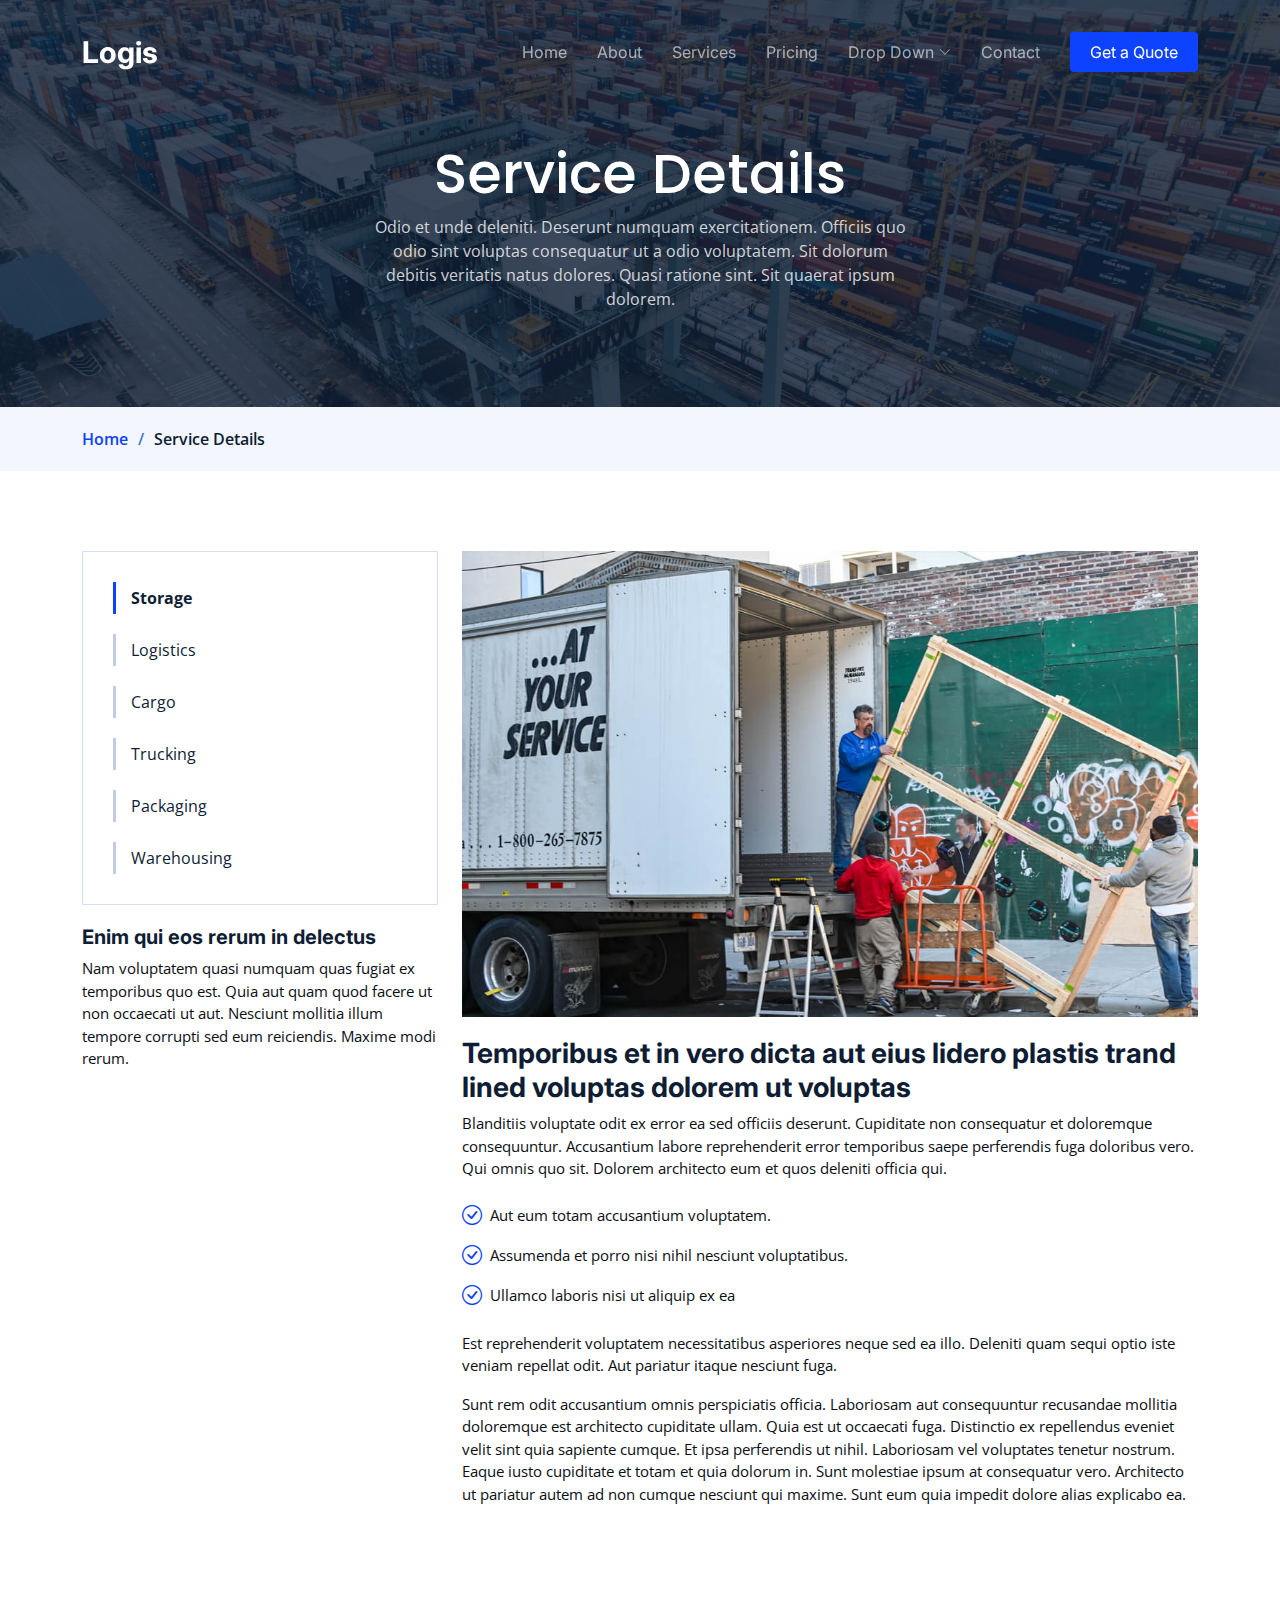
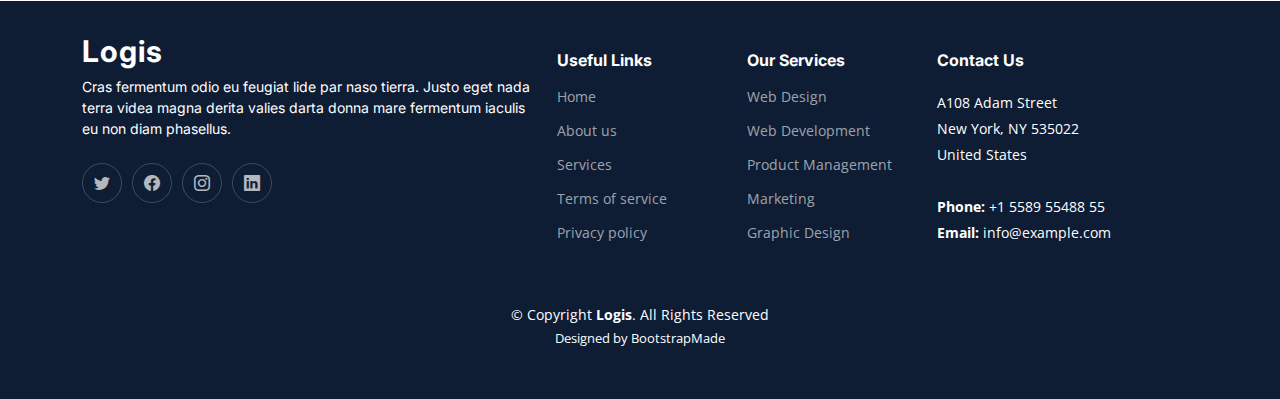
<file: service-details.html>
<!DOCTYPE html>
<html lang="en">

<head>
  <meta charset="utf-8">
  <meta content="width=device-width, initial-scale=1.0" name="viewport">

  <title>Logis Bootstrap Template - Service Details</title>
  <meta content="" name="description">
  <meta content="" name="keywords">

  <!-- Favicons -->
  <link href="assets/img/favicon.png" rel="icon">
  <link href="assets/img/apple-touch-icon.png" rel="apple-touch-icon">

  <!-- Google Fonts -->
  <link rel="preconnect" href="https://fonts.googleapis.com">
  <link rel="preconnect" href="https://fonts.gstatic.com" crossorigin>
  <link href="https://fonts.googleapis.com/css2?family=Open+Sans:ital,wght@0,300;0,400;0,500;0,600;0,700;1,300;1,400;1,600;1,700&family=Poppins:ital,wght@0,300;0,400;0,500;0,600;0,700;1,300;1,400;1,500;1,600;1,700&family=Inter:ital,wght@0,300;0,400;0,500;0,600;0,700;1,300;1,400;1,500;1,600;1,700&display=swap" rel="stylesheet">

  <!-- Vendor CSS Files -->
  <link href="assets/vendor/bootstrap/css/bootstrap.min.css" rel="stylesheet">
  <link href="assets/vendor/bootstrap-icons/bootstrap-icons.css" rel="stylesheet">
  <link href="assets/vendor/fontawesome-free/css/all.min.css" rel="stylesheet">
  <link href="assets/vendor/glightbox/css/glightbox.min.css" rel="stylesheet">
  <link href="assets/vendor/swiper/swiper-bundle.min.css" rel="stylesheet">
  <link href="assets/vendor/aos/aos.css" rel="stylesheet">

  <!-- Template Main CSS File -->
  <link href="assets/css/main.css" rel="stylesheet">

  <!-- =======================================================
  * Template Name: Logis
  * Updated: Jul 27 2023 with Bootstrap v5.3.1
  * Template URL: https://bootstrapmade.com/logis-bootstrap-logistics-website-template/
  * Author: BootstrapMade.com
  * License: https://bootstrapmade.com/license/
  ======================================================== -->
</head>

<body>

  <!-- ======= Header ======= -->
  <header id="header" class="header d-flex align-items-center fixed-top">
    <div class="container-fluid container-xl d-flex align-items-center justify-content-between">

      <a href="index.html" class="logo d-flex align-items-center">
        <!-- Uncomment the line below if you also wish to use an image logo -->
        <!-- <img src="assets/img/logo.png" alt=""> -->
        <h1>Logis</h1>
      </a>

      <i class="mobile-nav-toggle mobile-nav-show bi bi-list"></i>
      <i class="mobile-nav-toggle mobile-nav-hide d-none bi bi-x"></i>
      <nav id="navbar" class="navbar">
        <ul>
          <li><a href="index.html">Home</a></li>
          <li><a href="about.html">About</a></li>
          <li><a href="services.html">Services</a></li>
          <li><a href="pricing.html">Pricing</a></li>
          <li class="dropdown"><a href="#"><span>Drop Down</span> <i class="bi bi-chevron-down dropdown-indicator"></i></a>
            <ul>
              <li><a href="#">Drop Down 1</a></li>
              <li class="dropdown"><a href="#"><span>Deep Drop Down</span> <i class="bi bi-chevron-down dropdown-indicator"></i></a>
                <ul>
                  <li><a href="#">Deep Drop Down 1</a></li>
                  <li><a href="#">Deep Drop Down 2</a></li>
                  <li><a href="#">Deep Drop Down 3</a></li>
                  <li><a href="#">Deep Drop Down 4</a></li>
                  <li><a href="#">Deep Drop Down 5</a></li>
                </ul>
              </li>
              <li><a href="#">Drop Down 2</a></li>
              <li><a href="#">Drop Down 3</a></li>
              <li><a href="#">Drop Down 4</a></li>
            </ul>
          </li>
          <li><a href="contact.html">Contact</a></li>
          <li><a class="get-a-quote" href="get-a-quote.html">Get a Quote</a></li>
        </ul>
      </nav><!-- .navbar -->

    </div>
  </header><!-- End Header -->
  <!-- End Header -->

  <main id="main">

    <!-- ======= Breadcrumbs ======= -->
    <div class="breadcrumbs">
      <div class="page-header d-flex align-items-center" style="background-image: url('assets/img/page-header.jpg');">
        <div class="container position-relative">
          <div class="row d-flex justify-content-center">
            <div class="col-lg-6 text-center">
              <h2>Service Details</h2>
              <p>Odio et unde deleniti. Deserunt numquam exercitationem. Officiis quo odio sint voluptas consequatur ut a odio voluptatem. Sit dolorum debitis veritatis natus dolores. Quasi ratione sint. Sit quaerat ipsum dolorem.</p>
            </div>
          </div>
        </div>
      </div>
      <nav>
        <div class="container">
          <ol>
            <li><a href="index.html">Home</a></li>
            <li>Service Details</li>
          </ol>
        </div>
      </nav>
    </div><!-- End Breadcrumbs -->

    <!-- ======= Service Details Section ======= -->
    <section id="service-details" class="service-details">
      <div class="container" data-aos="fade-up">

        <div class="row gy-4">

          <div class="col-lg-4">
            <div class="services-list">
              <a href="#" class="active">Storage</a>
              <a href="#">Logistics</a>
              <a href="#">Cargo</a>
              <a href="#">Trucking</a>
              <a href="#">Packaging</a>
              <a href="#">Warehousing</a>
            </div>

            <h4>Enim qui eos rerum in delectus</h4>
            <p>Nam voluptatem quasi numquam quas fugiat ex temporibus quo est. Quia aut quam quod facere ut non occaecati ut aut. Nesciunt mollitia illum tempore corrupti sed eum reiciendis. Maxime modi rerum.</p>
          </div>

          <div class="col-lg-8">
            <img src="assets/img/service-details.jpg" alt="" class="img-fluid services-img">
            <h3>Temporibus et in vero dicta aut eius lidero plastis trand lined voluptas dolorem ut voluptas</h3>
            <p>
              Blanditiis voluptate odit ex error ea sed officiis deserunt. Cupiditate non consequatur et doloremque consequuntur. Accusantium labore reprehenderit error temporibus saepe perferendis fuga doloribus vero. Qui omnis quo sit. Dolorem architecto eum et quos deleniti officia qui.
            </p>
            <ul>
              <li><i class="bi bi-check-circle"></i> <span>Aut eum totam accusantium voluptatem.</span></li>
              <li><i class="bi bi-check-circle"></i> <span>Assumenda et porro nisi nihil nesciunt voluptatibus.</span></li>
              <li><i class="bi bi-check-circle"></i> <span>Ullamco laboris nisi ut aliquip ex ea</span></li>
            </ul>
            <p>
              Est reprehenderit voluptatem necessitatibus asperiores neque sed ea illo. Deleniti quam sequi optio iste veniam repellat odit. Aut pariatur itaque nesciunt fuga.
            </p>
            <p>
              Sunt rem odit accusantium omnis perspiciatis officia. Laboriosam aut consequuntur recusandae mollitia doloremque est architecto cupiditate ullam. Quia est ut occaecati fuga. Distinctio ex repellendus eveniet velit sint quia sapiente cumque. Et ipsa perferendis ut nihil. Laboriosam vel voluptates tenetur nostrum. Eaque iusto cupiditate et totam et quia dolorum in. Sunt molestiae ipsum at consequatur vero. Architecto ut pariatur autem ad non cumque nesciunt qui maxime. Sunt eum quia impedit dolore alias explicabo ea.
            </p>
          </div>

        </div>

      </div>
    </section><!-- End Service Details Section -->

  </main><!-- End #main -->

  <!-- ======= Footer ======= -->
  <footer id="footer" class="footer">

    <div class="container">
      <div class="row gy-4">
        <div class="col-lg-5 col-md-12 footer-info">
          <a href="index.html" class="logo d-flex align-items-center">
            <span>Logis</span>
          </a>
          <p>Cras fermentum odio eu feugiat lide par naso tierra. Justo eget nada terra videa magna derita valies darta donna mare fermentum iaculis eu non diam phasellus.</p>
          <div class="social-links d-flex mt-4">
            <a href="#" class="twitter"><i class="bi bi-twitter"></i></a>
            <a href="#" class="facebook"><i class="bi bi-facebook"></i></a>
            <a href="#" class="instagram"><i class="bi bi-instagram"></i></a>
            <a href="#" class="linkedin"><i class="bi bi-linkedin"></i></a>
          </div>
        </div>

        <div class="col-lg-2 col-6 footer-links">
          <h4>Useful Links</h4>
          <ul>
            <li><a href="#">Home</a></li>
            <li><a href="#">About us</a></li>
            <li><a href="#">Services</a></li>
            <li><a href="#">Terms of service</a></li>
            <li><a href="#">Privacy policy</a></li>
          </ul>
        </div>

        <div class="col-lg-2 col-6 footer-links">
          <h4>Our Services</h4>
          <ul>
            <li><a href="#">Web Design</a></li>
            <li><a href="#">Web Development</a></li>
            <li><a href="#">Product Management</a></li>
            <li><a href="#">Marketing</a></li>
            <li><a href="#">Graphic Design</a></li>
          </ul>
        </div>

        <div class="col-lg-3 col-md-12 footer-contact text-center text-md-start">
          <h4>Contact Us</h4>
          <p>
            A108 Adam Street <br>
            New York, NY 535022<br>
            United States <br><br>
            <strong>Phone:</strong> +1 5589 55488 55<br>
            <strong>Email:</strong> info@example.com<br>
          </p>

        </div>

      </div>
    </div>

    <div class="container mt-4">
      <div class="copyright">
        &copy; Copyright <strong><span>Logis</span></strong>. All Rights Reserved
      </div>
      <div class="credits">
        <!-- All the links in the footer should remain intact. -->
        <!-- You can delete the links only if you purchased the pro version. -->
        <!-- Licensing information: https://bootstrapmade.com/license/ -->
        <!-- Purchase the pro version with working PHP/AJAX contact form: https://bootstrapmade.com/logis-bootstrap-logistics-website-template/ -->
        Designed by <a href="https://bootstrapmade.com/">BootstrapMade</a>
      </div>
    </div>

  </footer><!-- End Footer -->
  <!-- End Footer -->

  <a href="#" class="scroll-top d-flex align-items-center justify-content-center"><i class="bi bi-arrow-up-short"></i></a>

  <div id="preloader"></div>

  <!-- Vendor JS Files -->
  <script src="assets/vendor/bootstrap/js/bootstrap.bundle.min.js"></script>
  <script src="assets/vendor/purecounter/purecounter_vanilla.js"></script>
  <script src="assets/vendor/glightbox/js/glightbox.min.js"></script>
  <script src="assets/vendor/swiper/swiper-bundle.min.js"></script>
  <script src="assets/vendor/aos/aos.js"></script>
  <script src="assets/vendor/php-email-form/validate.js"></script>

  <!-- Template Main JS File -->
  <script src="assets/js/main.js"></script>

</body>

</html>
</file>
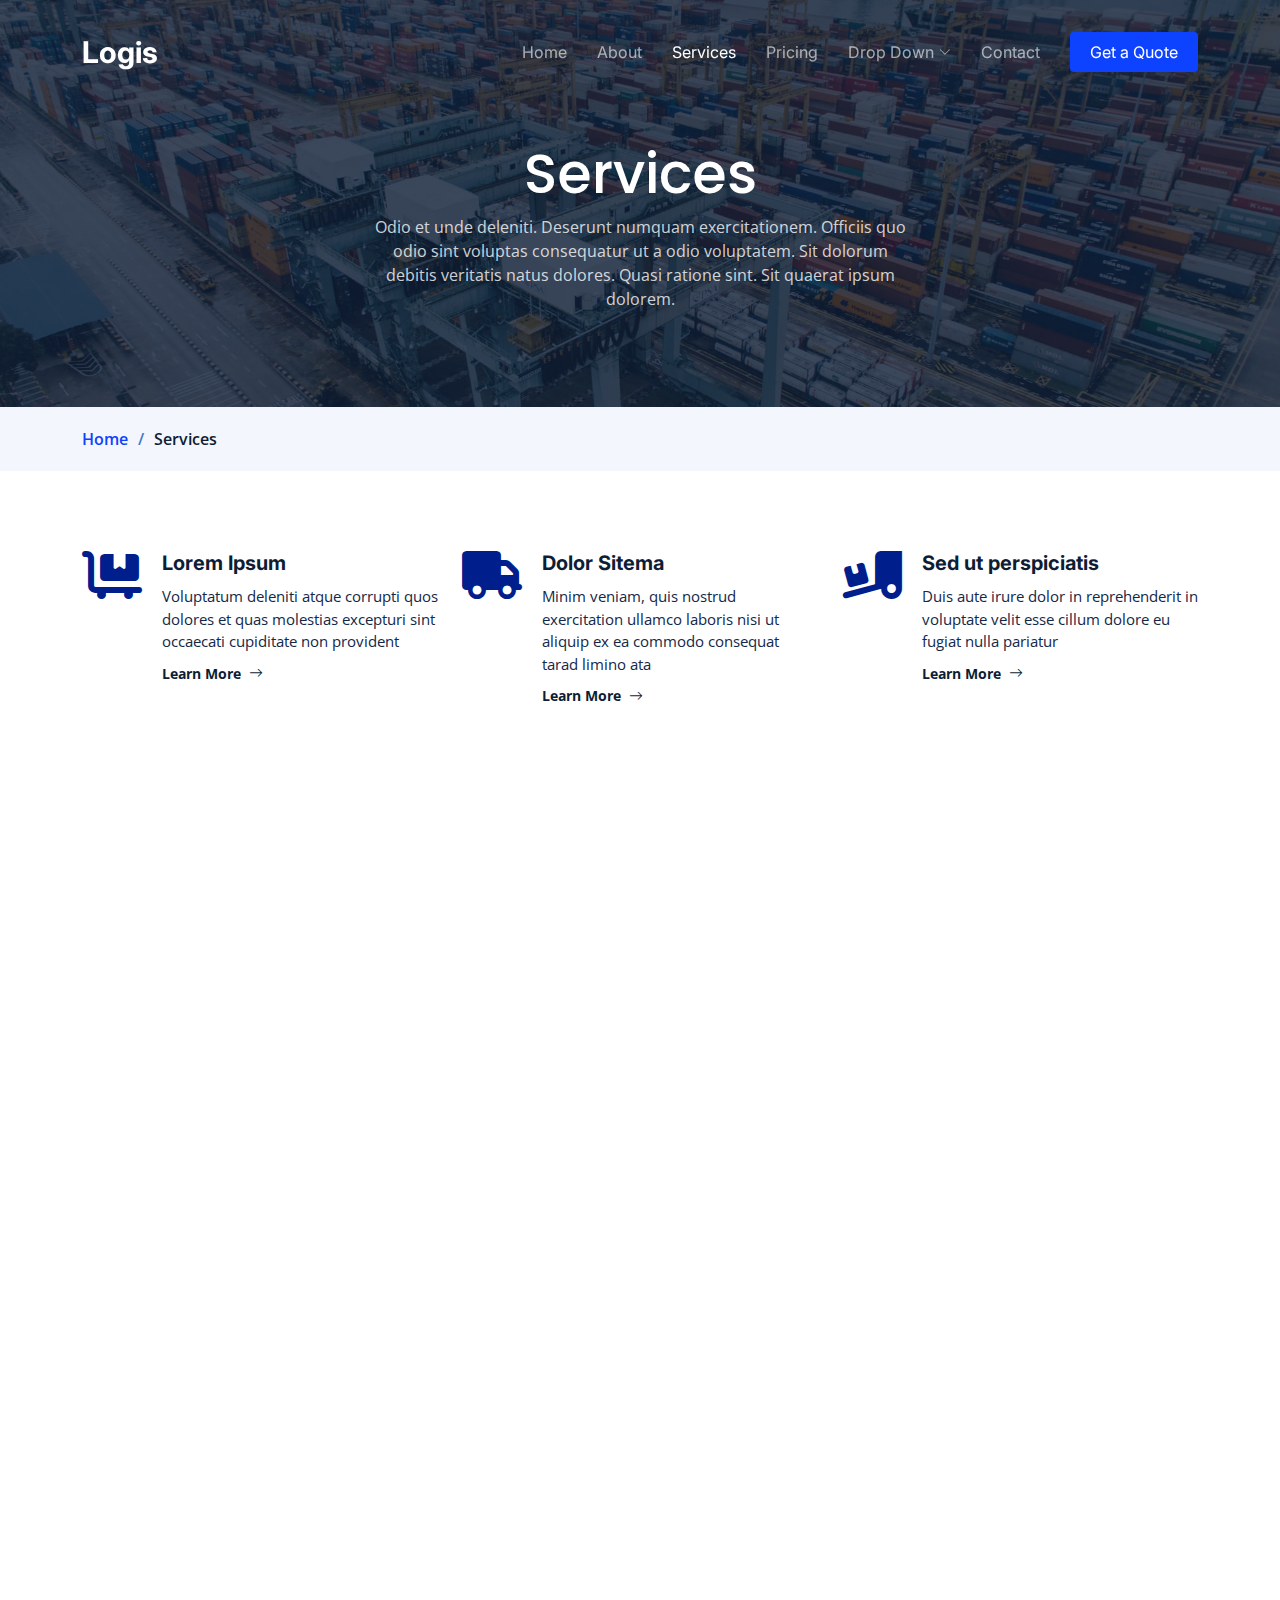
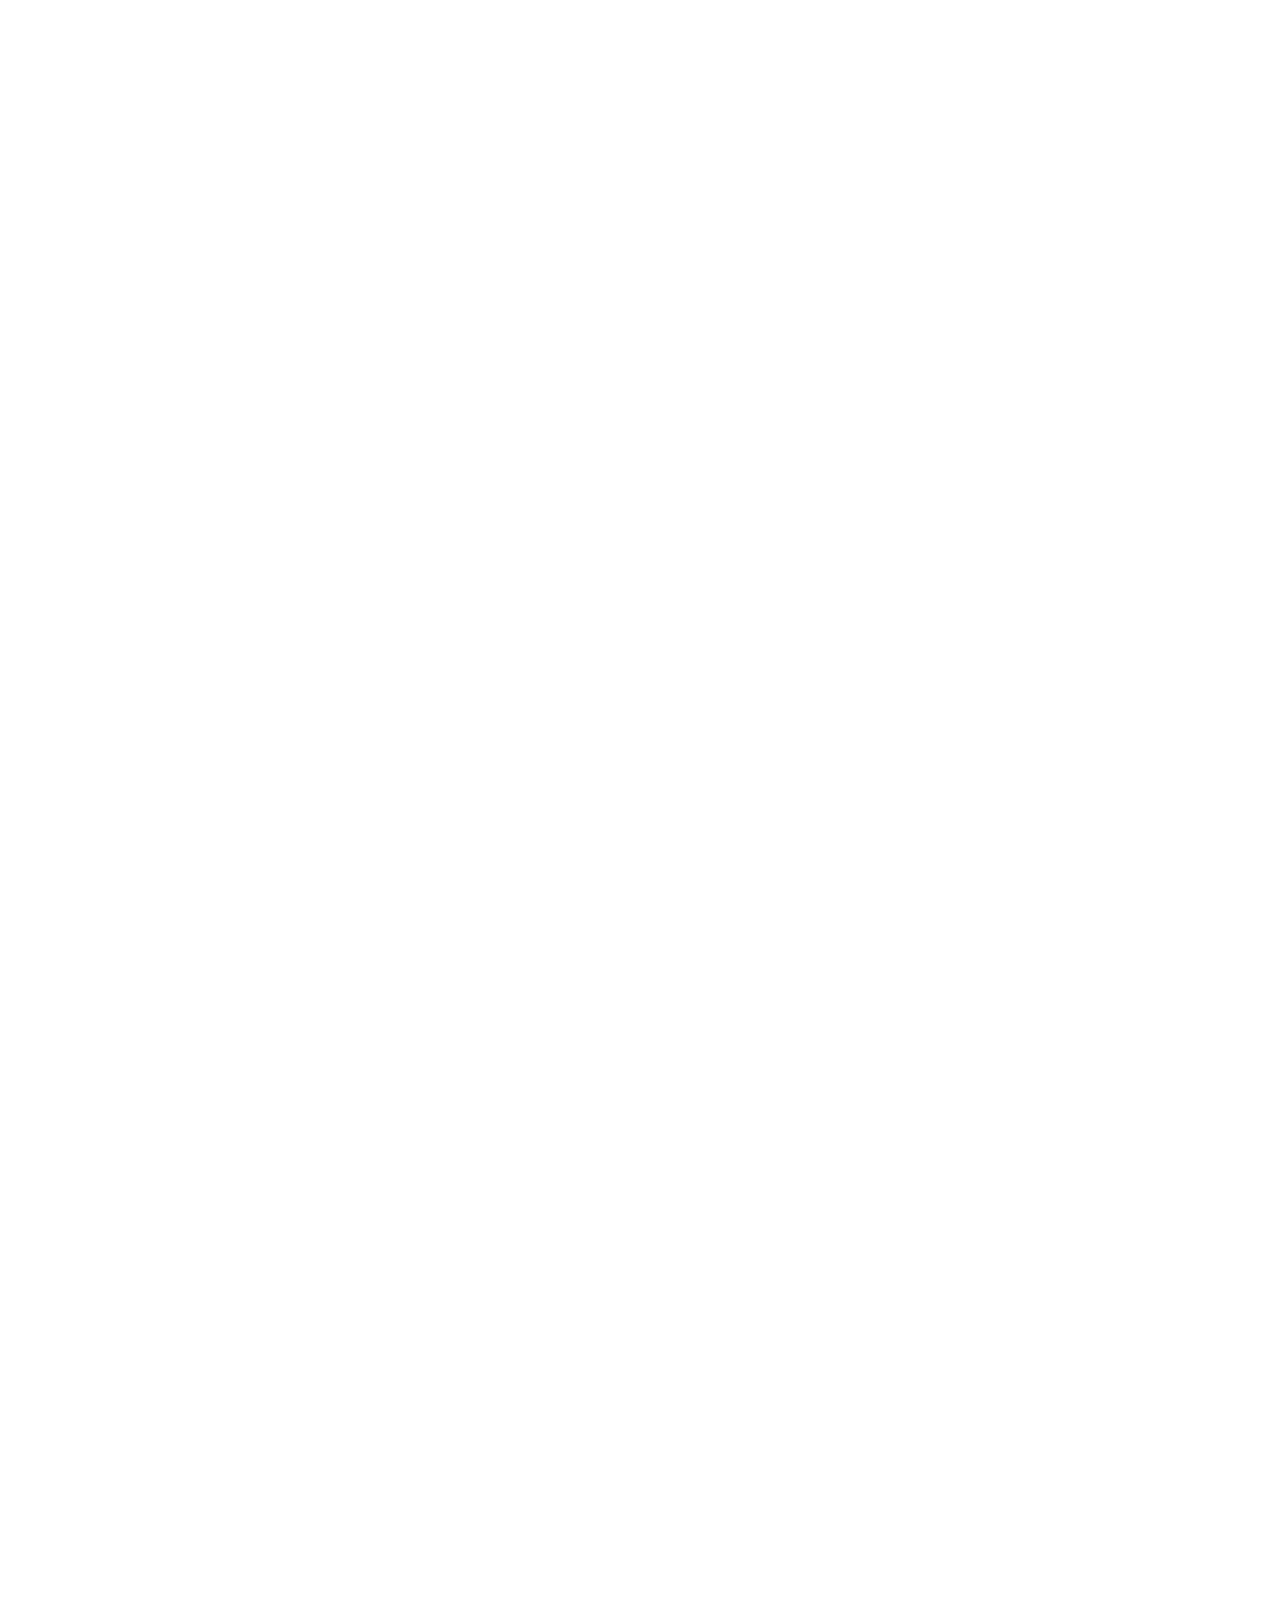
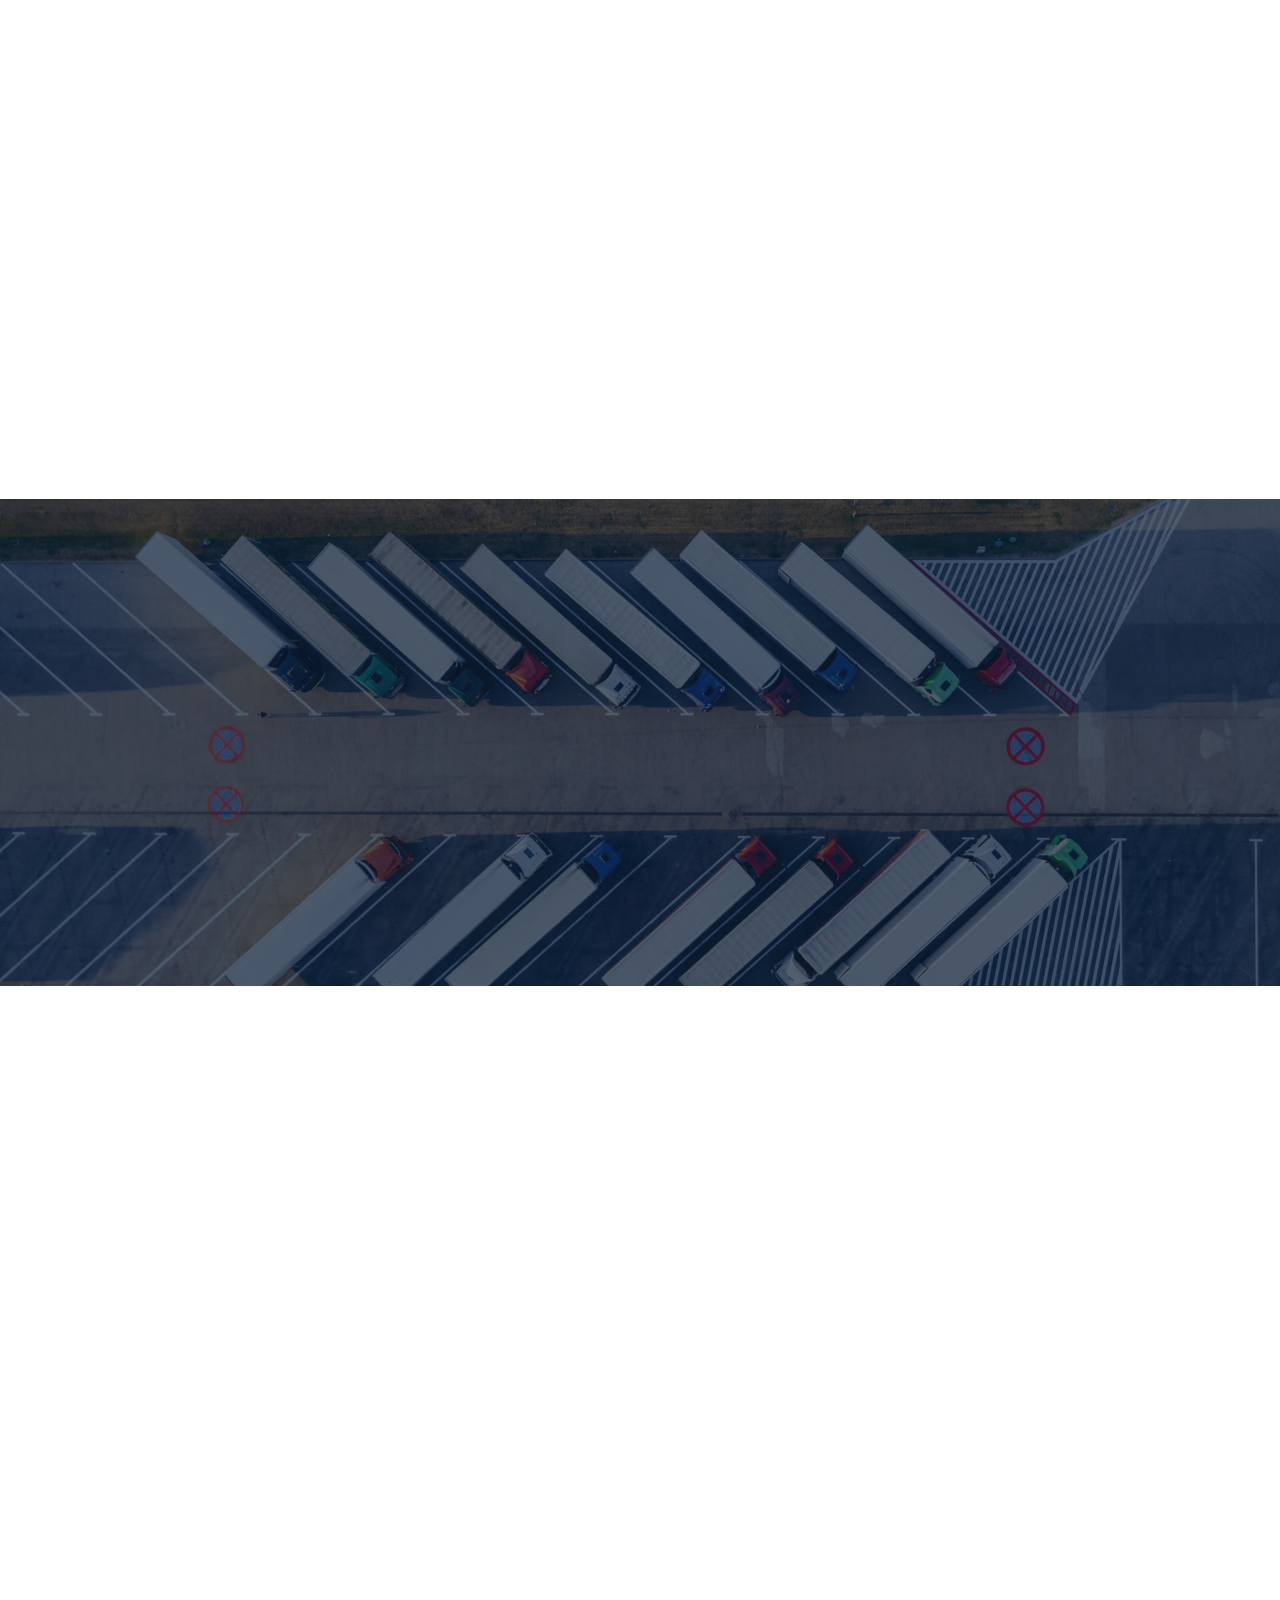
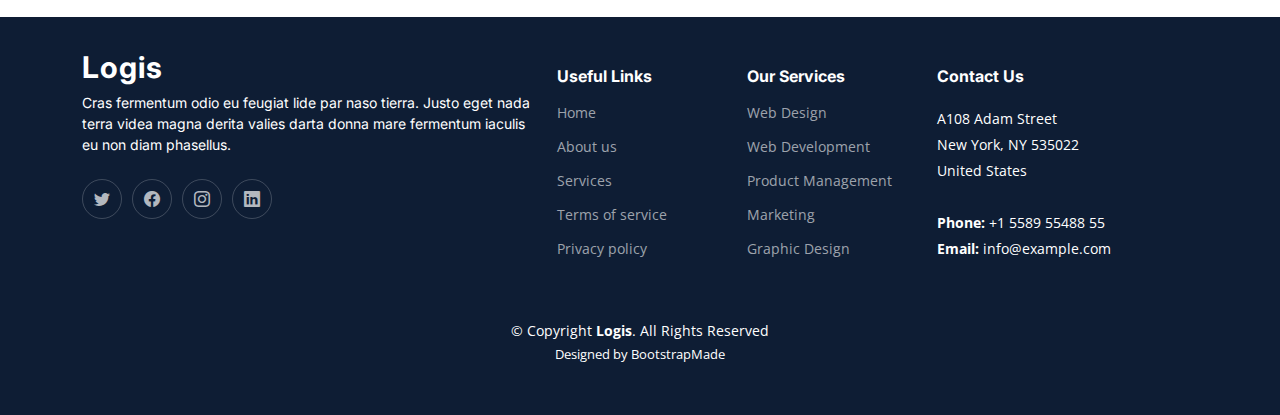
<file: services.html>
<!DOCTYPE html>
<html lang="en">

<head>
  <meta charset="utf-8">
  <meta content="width=device-width, initial-scale=1.0" name="viewport">

  <title>Logis Bootstrap Template - Services</title>
  <meta content="" name="description">
  <meta content="" name="keywords">

  <!-- Favicons -->
  <link href="assets/img/favicon.png" rel="icon">
  <link href="assets/img/apple-touch-icon.png" rel="apple-touch-icon">

  <!-- Google Fonts -->
  <link rel="preconnect" href="https://fonts.googleapis.com">
  <link rel="preconnect" href="https://fonts.gstatic.com" crossorigin>
  <link href="https://fonts.googleapis.com/css2?family=Open+Sans:ital,wght@0,300;0,400;0,500;0,600;0,700;1,300;1,400;1,600;1,700&family=Poppins:ital,wght@0,300;0,400;0,500;0,600;0,700;1,300;1,400;1,500;1,600;1,700&family=Inter:ital,wght@0,300;0,400;0,500;0,600;0,700;1,300;1,400;1,500;1,600;1,700&display=swap" rel="stylesheet">

  <!-- Vendor CSS Files -->
  <link href="assets/vendor/bootstrap/css/bootstrap.min.css" rel="stylesheet">
  <link href="assets/vendor/bootstrap-icons/bootstrap-icons.css" rel="stylesheet">
  <link href="assets/vendor/fontawesome-free/css/all.min.css" rel="stylesheet">
  <link href="assets/vendor/glightbox/css/glightbox.min.css" rel="stylesheet">
  <link href="assets/vendor/swiper/swiper-bundle.min.css" rel="stylesheet">
  <link href="assets/vendor/aos/aos.css" rel="stylesheet">

  <!-- Template Main CSS File -->
  <link href="assets/css/main.css" rel="stylesheet">

  <!-- =======================================================
  * Template Name: Logis
  * Updated: Jul 27 2023 with Bootstrap v5.3.1
  * Template URL: https://bootstrapmade.com/logis-bootstrap-logistics-website-template/
  * Author: BootstrapMade.com
  * License: https://bootstrapmade.com/license/
  ======================================================== -->
</head>

<body>

  <!-- ======= Header ======= -->
  <header id="header" class="header d-flex align-items-center fixed-top">
    <div class="container-fluid container-xl d-flex align-items-center justify-content-between">

      <a href="index.html" class="logo d-flex align-items-center">
        <!-- Uncomment the line below if you also wish to use an image logo -->
        <!-- <img src="assets/img/logo.png" alt=""> -->
        <h1>Logis</h1>
      </a>

      <i class="mobile-nav-toggle mobile-nav-show bi bi-list"></i>
      <i class="mobile-nav-toggle mobile-nav-hide d-none bi bi-x"></i>
      <nav id="navbar" class="navbar">
        <ul>
          <li><a href="index.html">Home</a></li>
          <li><a href="about.html">About</a></li>
          <li><a href="services.html" class="active">Services</a></li>
          <li><a href="pricing.html">Pricing</a></li>
          <li class="dropdown"><a href="#"><span>Drop Down</span> <i class="bi bi-chevron-down dropdown-indicator"></i></a>
            <ul>
              <li><a href="#">Drop Down 1</a></li>
              <li class="dropdown"><a href="#"><span>Deep Drop Down</span> <i class="bi bi-chevron-down dropdown-indicator"></i></a>
                <ul>
                  <li><a href="#">Deep Drop Down 1</a></li>
                  <li><a href="#">Deep Drop Down 2</a></li>
                  <li><a href="#">Deep Drop Down 3</a></li>
                  <li><a href="#">Deep Drop Down 4</a></li>
                  <li><a href="#">Deep Drop Down 5</a></li>
                </ul>
              </li>
              <li><a href="#">Drop Down 2</a></li>
              <li><a href="#">Drop Down 3</a></li>
              <li><a href="#">Drop Down 4</a></li>
            </ul>
          </li>
          <li><a href="contact.html">Contact</a></li>
          <li><a class="get-a-quote" href="get-a-quote.html">Get a Quote</a></li>
        </ul>
      </nav><!-- .navbar -->

    </div>
  </header><!-- End Header -->
  <!-- End Header -->

  <main id="main">

    <!-- ======= Breadcrumbs ======= -->
    <div class="breadcrumbs">
      <div class="page-header d-flex align-items-center" style="background-image: url('assets/img/page-header.jpg');">
        <div class="container position-relative">
          <div class="row d-flex justify-content-center">
            <div class="col-lg-6 text-center">
              <h2>Services</h2>
              <p>Odio et unde deleniti. Deserunt numquam exercitationem. Officiis quo odio sint voluptas consequatur ut a odio voluptatem. Sit dolorum debitis veritatis natus dolores. Quasi ratione sint. Sit quaerat ipsum dolorem.</p>
            </div>
          </div>
        </div>
      </div>
      <nav>
        <div class="container">
          <ol>
            <li><a href="index.html">Home</a></li>
            <li>Services</li>
          </ol>
        </div>
      </nav>
    </div><!-- End Breadcrumbs -->

    <!-- ======= Featured Services Section ======= -->
    <section id="featured-services" class="featured-services">
      <div class="container">

        <div class="row gy-4">

          <div class="col-lg-4 col-md-6 service-item d-flex" data-aos="fade-up">
            <div class="icon flex-shrink-0"><i class="fa-solid fa-cart-flatbed"></i></div>
            <div>
              <h4 class="title">Lorem Ipsum</h4>
              <p class="description">Voluptatum deleniti atque corrupti quos dolores et quas molestias excepturi sint occaecati cupiditate non provident</p>
              <a href="service-details.html" class="readmore stretched-link"><span>Learn More</span><i class="bi bi-arrow-right"></i></a>
            </div>
          </div>
          <!-- End Service Item -->

          <div class="col-lg-4 col-md-6 service-item d-flex" data-aos="fade-up" data-aos-delay="100">
            <div class="icon flex-shrink-0"><i class="fa-solid fa-truck"></i></div>
            <div>
              <h4 class="title">Dolor Sitema</h4>
              <p class="description">Minim veniam, quis nostrud exercitation ullamco laboris nisi ut aliquip ex ea commodo consequat tarad limino ata</p>
              <a href="service-details.html" class="readmore stretched-link"><span>Learn More</span><i class="bi bi-arrow-right"></i></a>
            </div>
          </div><!-- End Service Item -->

          <div class="col-lg-4 col-md-6 service-item d-flex" data-aos="fade-up" data-aos-delay="200">
            <div class="icon flex-shrink-0"><i class="fa-solid fa-truck-ramp-box"></i></div>
            <div>
              <h4 class="title">Sed ut perspiciatis</h4>
              <p class="description">Duis aute irure dolor in reprehenderit in voluptate velit esse cillum dolore eu fugiat nulla pariatur</p>
              <a href="service-details.html" class="readmore stretched-link"><span>Learn More</span><i class="bi bi-arrow-right"></i></a>
            </div>
          </div><!-- End Service Item -->

        </div>

      </div>
    </section><!-- End Featured Services Section -->

    <!-- ======= Services Section ======= -->
    <section id="service" class="services pt-0">
      <div class="container" data-aos="fade-up">

        <div class="section-header">
          <span>Our Services</span>
          <h2>Our Services</h2>

        </div>

        <div class="row gy-4">

          <div class="col-lg-4 col-md-6" data-aos="fade-up" data-aos-delay="100">
            <div class="card">
              <div class="card-img">
                <img src="assets/img/storage-service.jpg" alt="" class="img-fluid">
              </div>
              <h3><a href="service-details.html" class="stretched-link">Storage</a></h3>
              <p>Cumque eos in qui numquam. Aut aspernatur perferendis sed atque quia voluptas quisquam repellendus temporibus itaqueofficiis odit</p>
            </div>
          </div><!-- End Card Item -->

          <div class="col-lg-4 col-md-6" data-aos="fade-up" data-aos-delay="200">
            <div class="card">
              <div class="card-img">
                <img src="assets/img/logistics-service.jpg" alt="" class="img-fluid">
              </div>
              <h3><a href="service-details.html" class="stretched-link">Logistics</a></h3>
              <p>Asperiores provident dolor accusamus pariatur dolore nam id audantium ut et iure incidunt molestiae dolor ipsam ducimus occaecati nisi</p>
            </div>
          </div><!-- End Card Item -->

          <div class="col-lg-4 col-md-6" data-aos="fade-up" data-aos-delay="300">
            <div class="card">
              <div class="card-img">
                <img src="assets/img/cargo-service.jpg" alt="" class="img-fluid">
              </div>
              <h3><a href="service-details.html" class="stretched-link">Cargo</a></h3>
              <p>Dicta quam similique quia architecto eos nisi aut ratione aut ipsum reiciendis sit doloremque oluptatem aut et molestiae ut et nihil</p>
            </div>
          </div><!-- End Card Item -->

          <div class="col-lg-4 col-md-6" data-aos="fade-up" data-aos-delay="400">
            <div class="card">
              <div class="card-img">
                <img src="assets/img/trucking-service.jpg" alt="" class="img-fluid">
              </div>
              <h3><a href="service-details.html" class="stretched-link">Trucking</a></h3>
              <p>Dicta quam similique quia architecto eos nisi aut ratione aut ipsum reiciendis sit doloremque oluptatem aut et molestiae ut et nihil</p>
            </div>
          </div><!-- End Card Item -->

          <div class="col-lg-4 col-md-6" data-aos="fade-up" data-aos-delay="500">
            <div class="card">
              <div class="card-img">
                <img src="assets/img/packaging-service.jpg" alt="" class="img-fluid">
              </div>
              <h3><a href="service-details.html" class="stretched-link">Packaging</a></h3>
              <p>Illo consequuntur quisquam delectus praesentium modi dignissimos facere vel cum onsequuntur maiores beatae consequatur magni voluptates</p>
            </div>
          </div><!-- End Card Item -->

          <div class="col-lg-4 col-md-6" data-aos="fade-up" data-aos-delay="600">
            <div class="card">
              <div class="card-img">
                <img src="assets/img/warehousing-service.jpg" alt="" class="img-fluid">
              </div>
              <h3><a href="service-details.html" class="stretched-link">Warehousing</a></h3>
              <p>Quas assumenda non occaecati molestiae. In aut earum sed natus eatae in vero. Ab modi quisquam aut nostrum unde et qui est non quo nulla</p>
            </div>
          </div><!-- End Card Item -->

        </div>

      </div>
    </section><!-- End Services Section -->

    <!-- ======= Features Section ======= -->
    <section id="features" class="features">
      <div class="container">

        <div class="row gy-4 align-items-center features-item" data-aos="fade-up">

          <div class="col-md-5">
            <img src="assets/img/features-1.jpg" class="img-fluid" alt="">
          </div>
          <div class="col-md-7">
            <h3>Voluptatem dignissimos provident quasi corporis voluptates sit assumenda.</h3>
            <p class="fst-italic">
              Lorem ipsum dolor sit amet, consectetur adipiscing elit, sed do eiusmod tempor incididunt ut labore et dolore
              magna aliqua.
            </p>
            <ul>
              <li><i class="bi bi-check"></i> Ullamco laboris nisi ut aliquip ex ea commodo consequat.</li>
              <li><i class="bi bi-check"></i> Duis aute irure dolor in reprehenderit in voluptate velit.</li>
              <li><i class="bi bi-check"></i> Ullam est qui quos consequatur eos accusamus.</li>
            </ul>
          </div>
        </div><!-- Features Item -->

        <div class="row gy-4 align-items-center features-item" data-aos="fade-up">
          <div class="col-md-5 order-1 order-md-2">
            <img src="assets/img/features-2.jpg" class="img-fluid" alt="">
          </div>
          <div class="col-md-7 order-2 order-md-1">
            <h3>Corporis temporibus maiores provident</h3>
            <p class="fst-italic">
              Lorem ipsum dolor sit amet, consectetur adipiscing elit, sed do eiusmod tempor incididunt ut labore et dolore
              magna aliqua.
            </p>
            <p>
              Ullamco laboris nisi ut aliquip ex ea commodo consequat. Duis aute irure dolor in reprehenderit in voluptate
              velit esse cillum dolore eu fugiat nulla pariatur. Excepteur sint occaecat cupidatat non proident, sunt in
              culpa qui officia deserunt mollit anim id est laborum
            </p>
          </div>
        </div><!-- Features Item -->

        <div class="row gy-4 align-items-center features-item" data-aos="fade-up">
          <div class="col-md-5">
            <img src="assets/img/features-3.jpg" class="img-fluid" alt="">
          </div>
          <div class="col-md-7">
            <h3>Sunt consequatur ad ut est nulla consectetur reiciendis animi voluptas</h3>
            <p>Cupiditate placeat cupiditate placeat est ipsam culpa. Delectus quia minima quod. Sunt saepe odit aut quia voluptatem hic voluptas dolor doloremque.</p>
            <ul>
              <li><i class="bi bi-check"></i> Ullamco laboris nisi ut aliquip ex ea commodo consequat.</li>
              <li><i class="bi bi-check"></i> Duis aute irure dolor in reprehenderit in voluptate velit.</li>
              <li><i class="bi bi-check"></i> Facilis ut et voluptatem aperiam. Autem soluta ad fugiat.</li>
            </ul>
          </div>
        </div><!-- Features Item -->

        <div class="row gy-4 align-items-center features-item" data-aos="fade-up">
          <div class="col-md-5 order-1 order-md-2">
            <img src="assets/img/features-4.jpg" class="img-fluid" alt="">
          </div>
          <div class="col-md-7 order-2 order-md-1">
            <h3>Quas et necessitatibus eaque impedit ipsum animi consequatur incidunt in</h3>
            <p class="fst-italic">
              Lorem ipsum dolor sit amet, consectetur adipiscing elit, sed do eiusmod tempor incididunt ut labore et dolore
              magna aliqua.
            </p>
            <p>
              Ullamco laboris nisi ut aliquip ex ea commodo consequat. Duis aute irure dolor in reprehenderit in voluptate
              velit esse cillum dolore eu fugiat nulla pariatur. Excepteur sint occaecat cupidatat non proident, sunt in
              culpa qui officia deserunt mollit anim id est laborum
            </p>
          </div>
        </div><!-- Features Item -->

      </div>
    </section><!-- End Features Section -->

    <!-- ======= Testimonials Section ======= -->
    <section id="testimonials" class="testimonials">
      <div class="container">

        <div class="slides-1 swiper" data-aos="fade-up">
          <div class="swiper-wrapper">

            <div class="swiper-slide">
              <div class="testimonial-item">
                <img src="assets/img/testimonials/testimonials-1.jpg" class="testimonial-img" alt="">
                <h3>Saul Goodman</h3>
                <h4>Ceo &amp; Founder</h4>
                <div class="stars">
                  <i class="bi bi-star-fill"></i><i class="bi bi-star-fill"></i><i class="bi bi-star-fill"></i><i class="bi bi-star-fill"></i><i class="bi bi-star-fill"></i>
                </div>
                <p>
                  <i class="bi bi-quote quote-icon-left"></i>
                  Proin iaculis purus consequat sem cure digni ssim donec porttitora entum suscipit rhoncus. Accusantium quam, ultricies eget id, aliquam eget nibh et. Maecen aliquam, risus at semper.
                  <i class="bi bi-quote quote-icon-right"></i>
                </p>
              </div>
            </div><!-- End testimonial item -->

            <div class="swiper-slide">
              <div class="testimonial-item">
                <img src="assets/img/testimonials/testimonials-2.jpg" class="testimonial-img" alt="">
                <h3>Sara Wilsson</h3>
                <h4>Designer</h4>
                <div class="stars">
                  <i class="bi bi-star-fill"></i><i class="bi bi-star-fill"></i><i class="bi bi-star-fill"></i><i class="bi bi-star-fill"></i><i class="bi bi-star-fill"></i>
                </div>
                <p>
                  <i class="bi bi-quote quote-icon-left"></i>
                  Export tempor illum tamen malis malis eram quae irure esse labore quem cillum quid cillum eram malis quorum velit fore eram velit sunt aliqua noster fugiat irure amet legam anim culpa.
                  <i class="bi bi-quote quote-icon-right"></i>
                </p>
              </div>
            </div><!-- End testimonial item -->

            <div class="swiper-slide">
              <div class="testimonial-item">
                <img src="assets/img/testimonials/testimonials-3.jpg" class="testimonial-img" alt="">
                <h3>Jena Karlis</h3>
                <h4>Store Owner</h4>
                <div class="stars">
                  <i class="bi bi-star-fill"></i><i class="bi bi-star-fill"></i><i class="bi bi-star-fill"></i><i class="bi bi-star-fill"></i><i class="bi bi-star-fill"></i>
                </div>
                <p>
                  <i class="bi bi-quote quote-icon-left"></i>
                  Enim nisi quem export duis labore cillum quae magna enim sint quorum nulla quem veniam duis minim tempor labore quem eram duis noster aute amet eram fore quis sint minim.
                  <i class="bi bi-quote quote-icon-right"></i>
                </p>
              </div>
            </div><!-- End testimonial item -->

            <div class="swiper-slide">
              <div class="testimonial-item">
                <img src="assets/img/testimonials/testimonials-4.jpg" class="testimonial-img" alt="">
                <h3>Matt Brandon</h3>
                <h4>Freelancer</h4>
                <div class="stars">
                  <i class="bi bi-star-fill"></i><i class="bi bi-star-fill"></i><i class="bi bi-star-fill"></i><i class="bi bi-star-fill"></i><i class="bi bi-star-fill"></i>
                </div>
                <p>
                  <i class="bi bi-quote quote-icon-left"></i>
                  Fugiat enim eram quae cillum dolore dolor amet nulla culpa multos export minim fugiat minim velit minim dolor enim duis veniam ipsum anim magna sunt elit fore quem dolore labore illum veniam.
                  <i class="bi bi-quote quote-icon-right"></i>
                </p>
              </div>
            </div><!-- End testimonial item -->

            <div class="swiper-slide">
              <div class="testimonial-item">
                <img src="assets/img/testimonials/testimonials-5.jpg" class="testimonial-img" alt="">
                <h3>John Larson</h3>
                <h4>Entrepreneur</h4>
                <div class="stars">
                  <i class="bi bi-star-fill"></i><i class="bi bi-star-fill"></i><i class="bi bi-star-fill"></i><i class="bi bi-star-fill"></i><i class="bi bi-star-fill"></i>
                </div>
                <p>
                  <i class="bi bi-quote quote-icon-left"></i>
                  Quis quorum aliqua sint quem legam fore sunt eram irure aliqua veniam tempor noster veniam enim culpa labore duis sunt culpa nulla illum cillum fugiat legam esse veniam culpa fore nisi cillum quid.
                  <i class="bi bi-quote quote-icon-right"></i>
                </p>
              </div>
            </div><!-- End testimonial item -->

          </div>
          <div class="swiper-pagination"></div>
        </div>

      </div>
    </section><!-- End Testimonials Section -->

    <!-- ======= Frequently Asked Questions Section ======= -->
    <section id="faq" class="faq">
      <div class="container" data-aos="fade-up">

        <div class="section-header">
          <span>Frequently Asked Questions</span>
          <h2>Frequently Asked Questions</h2>

        </div>

        <div class="row justify-content-center" data-aos="fade-up" data-aos-delay="200">
          <div class="col-lg-10">

            <div class="accordion accordion-flush" id="faqlist">

              <div class="accordion-item">
                <h3 class="accordion-header">
                  <button class="accordion-button collapsed" type="button" data-bs-toggle="collapse" data-bs-target="#faq-content-1">
                    <i class="bi bi-question-circle question-icon"></i>
                    Non consectetur a erat nam at lectus urna duis?
                  </button>
                </h3>
                <div id="faq-content-1" class="accordion-collapse collapse" data-bs-parent="#faqlist">
                  <div class="accordion-body">
                    Feugiat pretium nibh ipsum consequat. Tempus iaculis urna id volutpat lacus laoreet non curabitur gravida. Venenatis lectus magna fringilla urna porttitor rhoncus dolor purus non.
                  </div>
                </div>
              </div><!-- # Faq item-->

              <div class="accordion-item">
                <h3 class="accordion-header">
                  <button class="accordion-button collapsed" type="button" data-bs-toggle="collapse" data-bs-target="#faq-content-2">
                    <i class="bi bi-question-circle question-icon"></i>
                    Feugiat scelerisque varius morbi enim nunc faucibus a pellentesque?
                  </button>
                </h3>
                <div id="faq-content-2" class="accordion-collapse collapse" data-bs-parent="#faqlist">
                  <div class="accordion-body">
                    Dolor sit amet consectetur adipiscing elit pellentesque habitant morbi. Id interdum velit laoreet id donec ultrices. Fringilla phasellus faucibus scelerisque eleifend donec pretium. Est pellentesque elit ullamcorper dignissim. Mauris ultrices eros in cursus turpis massa tincidunt dui.
                  </div>
                </div>
              </div><!-- # Faq item-->

              <div class="accordion-item">
                <h3 class="accordion-header">
                  <button class="accordion-button collapsed" type="button" data-bs-toggle="collapse" data-bs-target="#faq-content-3">
                    <i class="bi bi-question-circle question-icon"></i>
                    Dolor sit amet consectetur adipiscing elit pellentesque habitant morbi?
                  </button>
                </h3>
                <div id="faq-content-3" class="accordion-collapse collapse" data-bs-parent="#faqlist">
                  <div class="accordion-body">
                    Eleifend mi in nulla posuere sollicitudin aliquam ultrices sagittis orci. Faucibus pulvinar elementum integer enim. Sem nulla pharetra diam sit amet nisl suscipit. Rutrum tellus pellentesque eu tincidunt. Lectus urna duis convallis convallis tellus. Urna molestie at elementum eu facilisis sed odio morbi quis
                  </div>
                </div>
              </div><!-- # Faq item-->

              <div class="accordion-item">
                <h3 class="accordion-header">
                  <button class="accordion-button collapsed" type="button" data-bs-toggle="collapse" data-bs-target="#faq-content-4">
                    <i class="bi bi-question-circle question-icon"></i>
                    Ac odio tempor orci dapibus. Aliquam eleifend mi in nulla?
                  </button>
                </h3>
                <div id="faq-content-4" class="accordion-collapse collapse" data-bs-parent="#faqlist">
                  <div class="accordion-body">
                    <i class="bi bi-question-circle question-icon"></i>
                    Dolor sit amet consectetur adipiscing elit pellentesque habitant morbi. Id interdum velit laoreet id donec ultrices. Fringilla phasellus faucibus scelerisque eleifend donec pretium. Est pellentesque elit ullamcorper dignissim. Mauris ultrices eros in cursus turpis massa tincidunt dui.
                  </div>
                </div>
              </div><!-- # Faq item-->

              <div class="accordion-item">
                <h3 class="accordion-header">
                  <button class="accordion-button collapsed" type="button" data-bs-toggle="collapse" data-bs-target="#faq-content-5">
                    <i class="bi bi-question-circle question-icon"></i>
                    Tempus quam pellentesque nec nam aliquam sem et tortor consequat?
                  </button>
                </h3>
                <div id="faq-content-5" class="accordion-collapse collapse" data-bs-parent="#faqlist">
                  <div class="accordion-body">
                    Molestie a iaculis at erat pellentesque adipiscing commodo. Dignissim suspendisse in est ante in. Nunc vel risus commodo viverra maecenas accumsan. Sit amet nisl suscipit adipiscing bibendum est. Purus gravida quis blandit turpis cursus in
                  </div>
                </div>
              </div><!-- # Faq item-->

            </div>

          </div>
        </div>

      </div>
    </section><!-- End Frequently Asked Questions Section -->

  </main><!-- End #main -->

  <!-- ======= Footer ======= -->
  <footer id="footer" class="footer">

    <div class="container">
      <div class="row gy-4">
        <div class="col-lg-5 col-md-12 footer-info">
          <a href="index.html" class="logo d-flex align-items-center">
            <span>Logis</span>
          </a>
          <p>Cras fermentum odio eu feugiat lide par naso tierra. Justo eget nada terra videa magna derita valies darta donna mare fermentum iaculis eu non diam phasellus.</p>
          <div class="social-links d-flex mt-4">
            <a href="#" class="twitter"><i class="bi bi-twitter"></i></a>
            <a href="#" class="facebook"><i class="bi bi-facebook"></i></a>
            <a href="#" class="instagram"><i class="bi bi-instagram"></i></a>
            <a href="#" class="linkedin"><i class="bi bi-linkedin"></i></a>
          </div>
        </div>

        <div class="col-lg-2 col-6 footer-links">
          <h4>Useful Links</h4>
          <ul>
            <li><a href="#">Home</a></li>
            <li><a href="#">About us</a></li>
            <li><a href="#">Services</a></li>
            <li><a href="#">Terms of service</a></li>
            <li><a href="#">Privacy policy</a></li>
          </ul>
        </div>

        <div class="col-lg-2 col-6 footer-links">
          <h4>Our Services</h4>
          <ul>
            <li><a href="#">Web Design</a></li>
            <li><a href="#">Web Development</a></li>
            <li><a href="#">Product Management</a></li>
            <li><a href="#">Marketing</a></li>
            <li><a href="#">Graphic Design</a></li>
          </ul>
        </div>

        <div class="col-lg-3 col-md-12 footer-contact text-center text-md-start">
          <h4>Contact Us</h4>
          <p>
            A108 Adam Street <br>
            New York, NY 535022<br>
            United States <br><br>
            <strong>Phone:</strong> +1 5589 55488 55<br>
            <strong>Email:</strong> info@example.com<br>
          </p>

        </div>

      </div>
    </div>

    <div class="container mt-4">
      <div class="copyright">
        &copy; Copyright <strong><span>Logis</span></strong>. All Rights Reserved
      </div>
      <div class="credits">
        <!-- All the links in the footer should remain intact. -->
        <!-- You can delete the links only if you purchased the pro version. -->
        <!-- Licensing information: https://bootstrapmade.com/license/ -->
        <!-- Purchase the pro version with working PHP/AJAX contact form: https://bootstrapmade.com/logis-bootstrap-logistics-website-template/ -->
        Designed by <a href="https://bootstrapmade.com/">BootstrapMade</a>
      </div>
    </div>

  </footer><!-- End Footer -->
  <!-- End Footer -->

  <a href="#" class="scroll-top d-flex align-items-center justify-content-center"><i class="bi bi-arrow-up-short"></i></a>

  <div id="preloader"></div>

  <!-- Vendor JS Files -->
  <script src="assets/vendor/bootstrap/js/bootstrap.bundle.min.js"></script>
  <script src="assets/vendor/purecounter/purecounter_vanilla.js"></script>
  <script src="assets/vendor/glightbox/js/glightbox.min.js"></script>
  <script src="assets/vendor/swiper/swiper-bundle.min.js"></script>
  <script src="assets/vendor/aos/aos.js"></script>
  <script src="assets/vendor/php-email-form/validate.js"></script>

  <!-- Template Main JS File -->
  <script src="assets/js/main.js"></script>

</body>

</html>
</file>
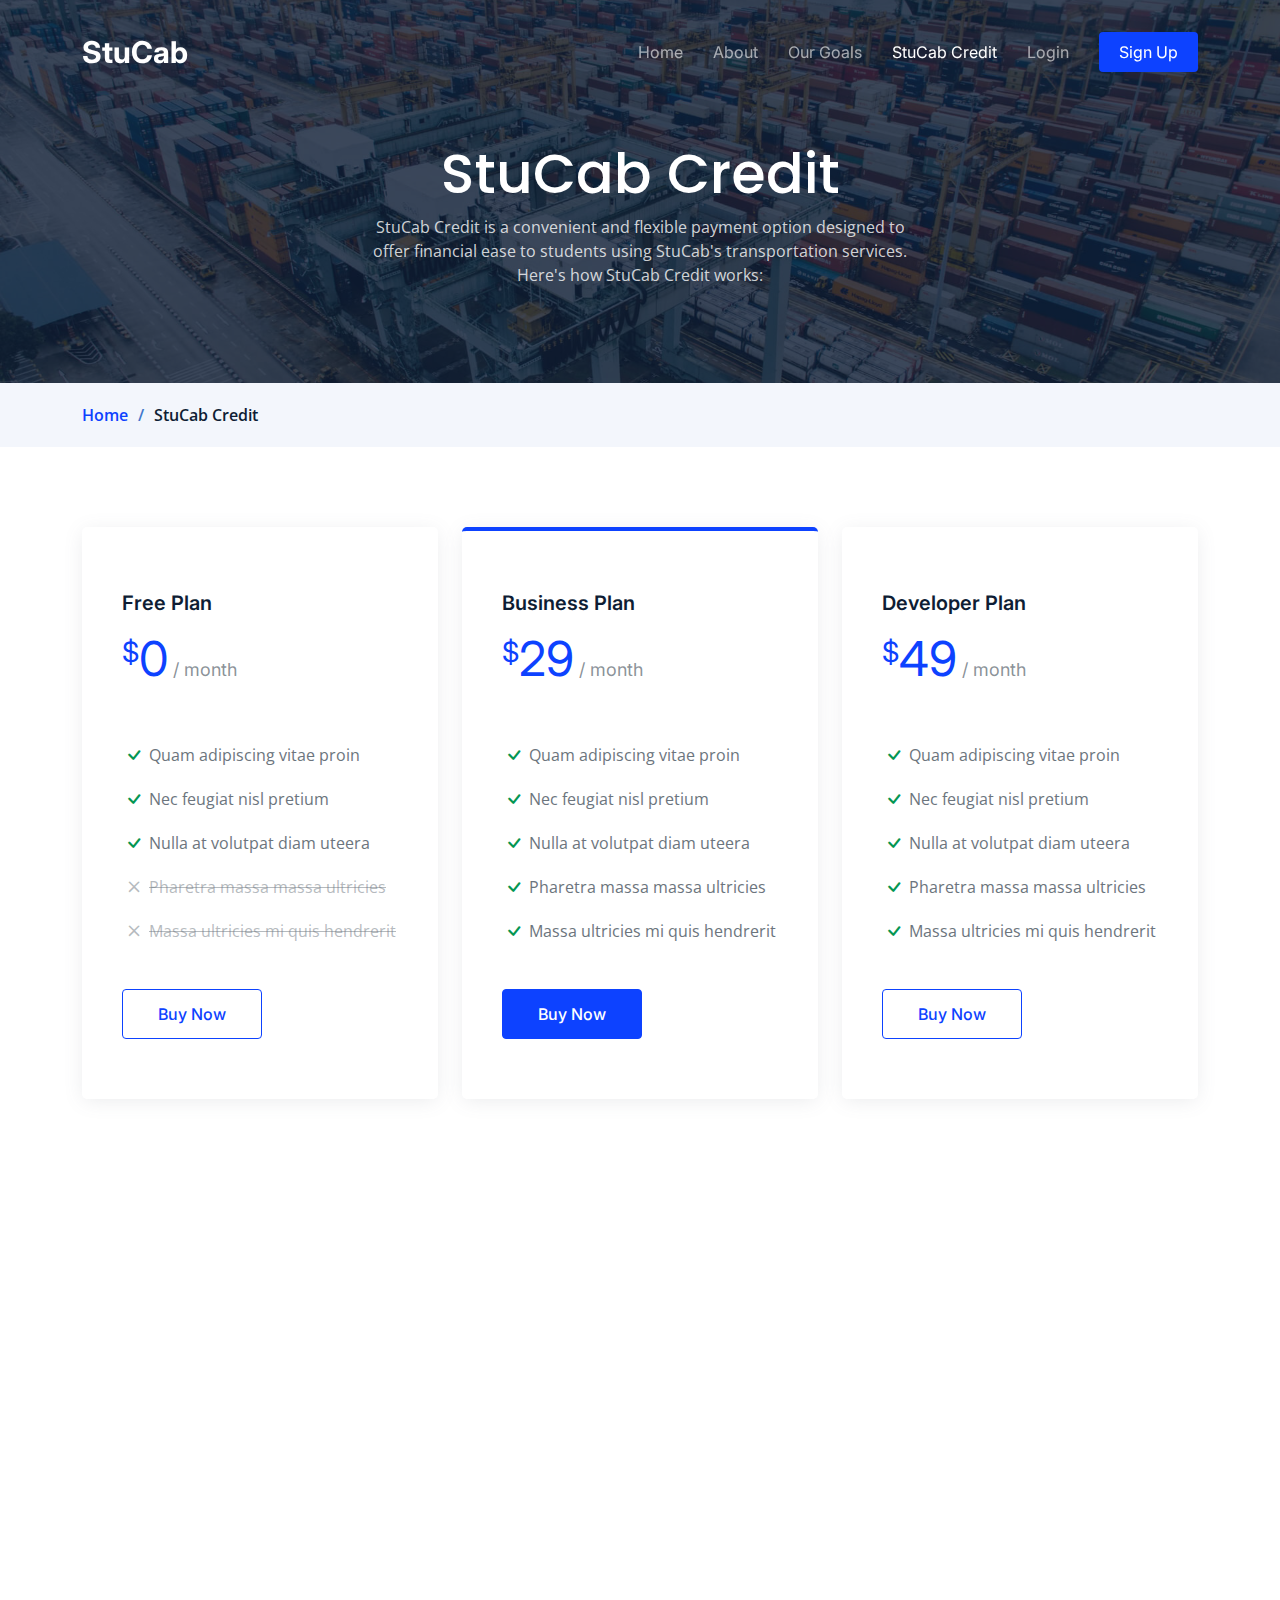
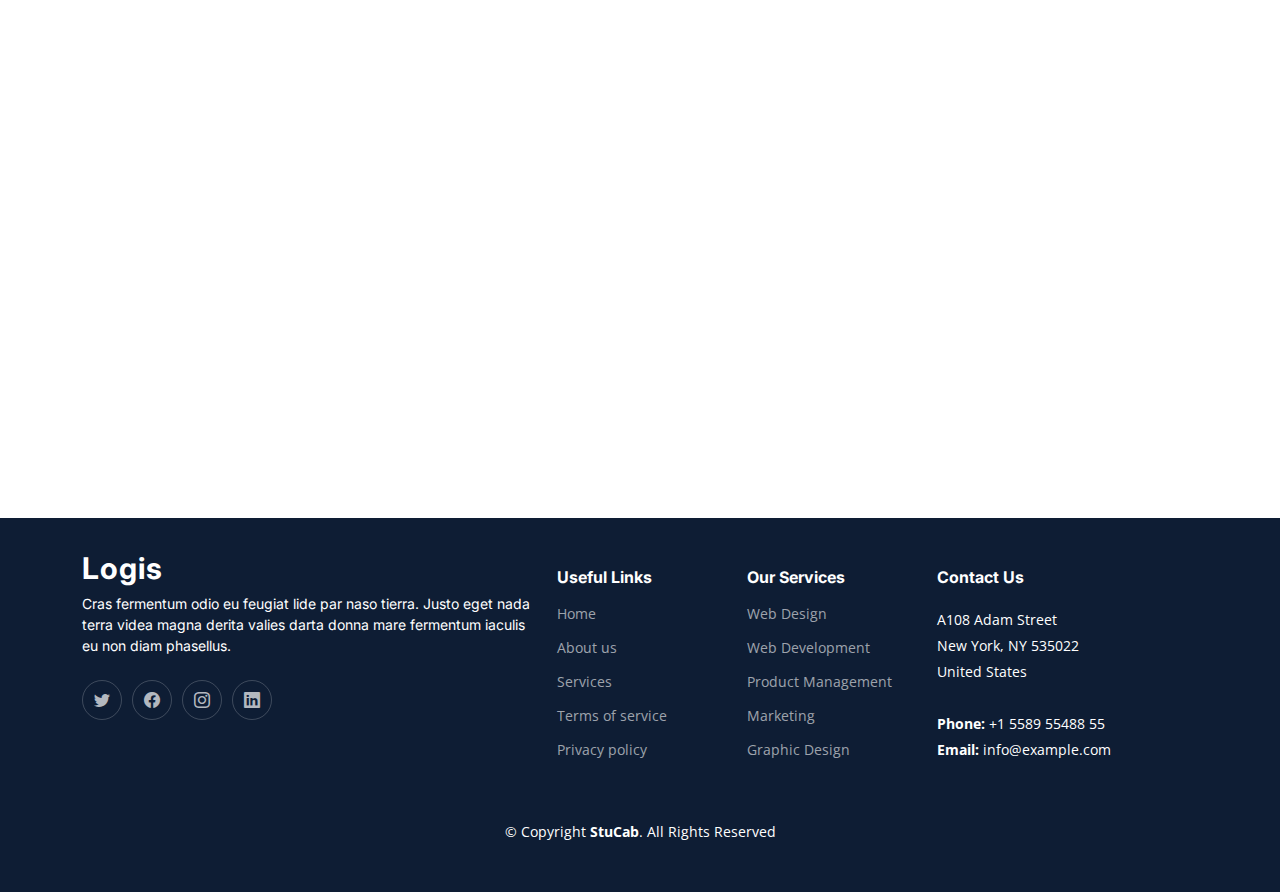
<file: stucabcredit.html>
<!DOCTYPE html>
<html lang="en">

<head>
  <meta charset="utf-8">
  <meta content="width=device-width, initial-scale=1.0" name="viewport">

  <title>StuCab - StuCab Credits</title>
  <meta content="" name="description">
  <meta content="" name="keywords">

  <!-- Favicons -->
  <link href="assets/img/favicon.png" rel="icon">
  <link href="assets/img/apple-touch-icon.png" rel="apple-touch-icon">

  <!-- Google Fonts -->
  <link rel="preconnect" href="https://fonts.googleapis.com">
  <link rel="preconnect" href="https://fonts.gstatic.com" crossorigin>
  <link href="https://fonts.googleapis.com/css2?family=Open+Sans:ital,wght@0,300;0,400;0,500;0,600;0,700;1,300;1,400;1,600;1,700&family=Poppins:ital,wght@0,300;0,400;0,500;0,600;0,700;1,300;1,400;1,500;1,600;1,700&family=Inter:ital,wght@0,300;0,400;0,500;0,600;0,700;1,300;1,400;1,500;1,600;1,700&display=swap" rel="stylesheet">

  <!-- Vendor CSS Files -->
  <link href="assets/vendor/bootstrap/css/bootstrap.min.css" rel="stylesheet">
  <link href="assets/vendor/bootstrap-icons/bootstrap-icons.css" rel="stylesheet">
  <link href="assets/vendor/fontawesome-free/css/all.min.css" rel="stylesheet">
  <link href="assets/vendor/glightbox/css/glightbox.min.css" rel="stylesheet">
  <link href="assets/vendor/swiper/swiper-bundle.min.css" rel="stylesheet">
  <link href="assets/vendor/aos/aos.css" rel="stylesheet">

  <!-- Template Main CSS File -->
  <link href="assets/css/main.css" rel="stylesheet">
</head>

<body>

  <!-- ======= Header ======= -->
  <header id="header" class="header d-flex align-items-center fixed-top">
    <div class="container-fluid container-xl d-flex align-items-center justify-content-between">

      <a href="index.html" class="logo d-flex align-items-center">
        <h1>StuCab</h1>
      </a>

      <i class="mobile-nav-toggle mobile-nav-show bi bi-list"></i>
      <i class="mobile-nav-toggle mobile-nav-hide d-none bi bi-x"></i>
      <nav id="navbar" class="navbar">
        <ul>
          <li><a href="index.html">Home</a></li>
          <li><a href="about.html">About</a></li>
          <li><a href="ourGoals.html">Our Goals</a></li>
          <li><a href="stucabcredit.html" class="active">StuCab Credit</a></li>
          <li><a href="loginUI.php">Login</a></li>
          <li><a class="get-a-quote" href="signupUI.php">Sign Up</a></li>
        </ul>
      </nav><!-- .navbar -->

    </div>
  </header><!-- End Header -->
  <!-- End Header -->

  <main id="main">

    <!-- ======= Breadcrumbs ======= -->
    <div class="breadcrumbs">
      <div class="page-header d-flex align-items-center" style="background-image: url('assets/img/page-header.jpg');">
        <div class="container position-relative">
          <div class="row d-flex justify-content-center">
            <div class="col-lg-6 text-center">
              <h2>StuCab Credit</h2>
              <p>StuCab Credit is a convenient and flexible payment option designed to offer financial ease to students using StuCab's transportation services. Here's how StuCab Credit works:</p>
            </div>
          </div>
        </div>
      </div>
      <nav>
        <div class="container">
          <ol>
            <li><a href="index.html">Home</a></li>
            <li>StuCab Credit</li>
          </ol>
        </div>
      </nav>
    </div><!-- End Breadcrumbs -->

    <!-- ======= Pricing Section ======= -->
    <section id="pricing" class="pricing">
      <div class="container" data-aos="fade-up">

        <div class="row gy-4">

          <div class="col-lg-4" data-aos="fade-up" data-aos-delay="100">
            <div class="pricing-item">
              <h3>Free Plan</h3>
              <h4><sup>$</sup>0<span> / month</span></h4>
              <ul>
                <li><i class="bi bi-check"></i> Quam adipiscing vitae proin</li>
                <li><i class="bi bi-check"></i> Nec feugiat nisl pretium</li>
                <li><i class="bi bi-check"></i> Nulla at volutpat diam uteera</li>
                <li class="na"><i class="bi bi-x"></i> <span>Pharetra massa massa ultricies</span></li>
                <li class="na"><i class="bi bi-x"></i> <span>Massa ultricies mi quis hendrerit</span></li>
              </ul>
              <a href="#" class="buy-btn">Buy Now</a>
            </div>
          </div><!-- End Pricing Item -->

          <div class="col-lg-4" data-aos="fade-up" data-aos-delay="200">
            <div class="pricing-item featured">
              <h3>Business Plan</h3>
              <h4><sup>$</sup>29<span> / month</span></h4>
              <ul>
                <li><i class="bi bi-check"></i> Quam adipiscing vitae proin</li>
                <li><i class="bi bi-check"></i> Nec feugiat nisl pretium</li>
                <li><i class="bi bi-check"></i> Nulla at volutpat diam uteera</li>
                <li><i class="bi bi-check"></i> Pharetra massa massa ultricies</li>
                <li><i class="bi bi-check"></i> Massa ultricies mi quis hendrerit</li>
              </ul>
              <a href="#" class="buy-btn">Buy Now</a>
            </div>
          </div><!-- End Pricing Item -->

          <div class="col-lg-4" data-aos="fade-up" data-aos-delay="300">
            <div class="pricing-item">
              <h3>Developer Plan</h3>
              <h4><sup>$</sup>49<span> / month</span></h4>
              <ul>
                <li><i class="bi bi-check"></i> Quam adipiscing vitae proin</li>
                <li><i class="bi bi-check"></i> Nec feugiat nisl pretium</li>
                <li><i class="bi bi-check"></i> Nulla at volutpat diam uteera</li>
                <li><i class="bi bi-check"></i> Pharetra massa massa ultricies</li>
                <li><i class="bi bi-check"></i> Massa ultricies mi quis hendrerit</li>
              </ul>
              <a href="#" class="buy-btn">Buy Now</a>
            </div>
          </div><!-- End Pricing Item -->

        </div>

      </div>
    </section><!-- End Pricing Section -->

    <!-- ======= Horizontal Pricing Section ======= -->
    <section id="horizontal-pricing" class="horizontal-pricing pt-0">
      <div class="container" data-aos="fade-up">

        <div class="section-header">
          <span>Horizontal Pricing</span>
          <h2>Horizontal Pricing</h2>

        </div>

        <div class="row gy-4 pricing-item" data-aos="fade-up" data-aos-delay="100">
          <div class="col-lg-3 d-flex align-items-center justify-content-center">
            <h3>Free Plan</h3>
          </div>
          <div class="col-lg-3 d-flex align-items-center justify-content-center">
            <h4><sup>$</sup>0<span> / month</span></h4>
          </div>
          <div class="col-lg-3 d-flex align-items-center justify-content-center">
            <ul>
              <li><i class="bi bi-check"></i> Quam adipiscing vitae proin</li>
              <li><i class="bi bi-check"></i> Nulla at volutpat diam uteera</li>
              <li class="na"><i class="bi bi-x"></i> <span>Pharetra massa massa ultricies</span></li>
            </ul>
          </div>
          <div class="col-lg-3 d-flex align-items-center justify-content-center">
            <div class="text-center"><a href="#" class="buy-btn">Buy Now</a></div>
          </div>
        </div><!-- End Pricing Item -->

        <div class="row gy-4 pricing-item featured mt-4" data-aos="fade-up" data-aos-delay="200">
          <div class="col-lg-3 d-flex align-items-center justify-content-center">
            <h3>Business Plan</h3>
          </div>
          <div class="col-lg-3 d-flex align-items-center justify-content-center">
            <h4><sup>$</sup>29<span> / month</span></h4>
          </div>
          <div class="col-lg-3 d-flex align-items-center justify-content-center">
            <ul>
              <li><i class="bi bi-check"></i> Quam adipiscing vitae proin</li>
              <li><i class="bi bi-check"></i> <strong>Nec feugiat nisl pretium</strong></li>
              <li><i class="bi bi-check"></i> Nulla at volutpat diam uteera</li>
            </ul>
          </div>
          <div class="col-lg-3 d-flex align-items-center justify-content-center">
            <div class="text-center"><a href="#" class="buy-btn">Buy Now</a></div>
          </div>
        </div><!-- End Pricing Item -->

        <div class="row gy-4 pricing-item mt-4" data-aos="fade-up" data-aos-delay="300">
          <div class="col-lg-3 d-flex align-items-center justify-content-center">
            <h3>Developer Plan</h3>
          </div>
          <div class="col-lg-3 d-flex align-items-center justify-content-center">
            <h4><sup>$</sup>49<span> / month</span></h4>
          </div>
          <div class="col-lg-3 d-flex align-items-center justify-content-center">
            <ul>
              <li><i class="bi bi-check"></i> Quam adipiscing vitae proin</li>
              <li><i class="bi bi-check"></i> Nec feugiat nisl pretium</li>
              <li><i class="bi bi-check"></i> Nulla at volutpat diam uteera</li>
            </ul>
          </div>
          <div class="col-lg-3 d-flex align-items-center justify-content-center">
            <div class="text-center"><a href="#" class="buy-btn">Buy Now</a></div>
          </div>
        </div><!-- End Pricing Item -->

      </div>
    </section><!-- End Horizontal Pricing Section -->

  </main><!-- End #main -->

  <!-- ======= Footer ======= -->
  <footer id="footer" class="footer">

    <div class="container">
      <div class="row gy-4">
        <div class="col-lg-5 col-md-12 footer-info">
          <a href="index.html" class="logo d-flex align-items-center">
            <span>Logis</span>
          </a>
          <p>Cras fermentum odio eu feugiat lide par naso tierra. Justo eget nada terra videa magna derita valies darta donna mare fermentum iaculis eu non diam phasellus.</p>
          <div class="social-links d-flex mt-4">
            <a href="#" class="twitter"><i class="bi bi-twitter"></i></a>
            <a href="#" class="facebook"><i class="bi bi-facebook"></i></a>
            <a href="#" class="instagram"><i class="bi bi-instagram"></i></a>
            <a href="#" class="linkedin"><i class="bi bi-linkedin"></i></a>
          </div>
        </div>

        <div class="col-lg-2 col-6 footer-links">
          <h4>Useful Links</h4>
          <ul>
            <li><a href="#">Home</a></li>
            <li><a href="#">About us</a></li>
            <li><a href="#">Services</a></li>
            <li><a href="#">Terms of service</a></li>
            <li><a href="#">Privacy policy</a></li>
          </ul>
        </div>

        <div class="col-lg-2 col-6 footer-links">
          <h4>Our Services</h4>
          <ul>
            <li><a href="#">Web Design</a></li>
            <li><a href="#">Web Development</a></li>
            <li><a href="#">Product Management</a></li>
            <li><a href="#">Marketing</a></li>
            <li><a href="#">Graphic Design</a></li>
          </ul>
        </div>

        <div class="col-lg-3 col-md-12 footer-contact text-center text-md-start">
          <h4>Contact Us</h4>
          <p>
            A108 Adam Street <br>
            New York, NY 535022<br>
            United States <br><br>
            <strong>Phone:</strong> +1 5589 55488 55<br>
            <strong>Email:</strong> info@example.com<br>
          </p>

        </div>

      </div>
    </div>

    <div class="container mt-4">
      <div class="copyright">
        &copy; Copyright <strong><span>StuCab</span></strong>. All Rights Reserved
      </div>
    </div>

  </footer><!-- End Footer -->
  <!-- End Footer -->

  <a href="#" class="scroll-top d-flex align-items-center justify-content-center"><i class="bi bi-arrow-up-short"></i></a>

  <div id="preloader"></div>

  <!-- Vendor JS Files -->
  <script src="assets/vendor/bootstrap/js/bootstrap.bundle.min.js"></script>
  <script src="assets/vendor/purecounter/purecounter_vanilla.js"></script>
  <script src="assets/vendor/glightbox/js/glightbox.min.js"></script>
  <script src="assets/vendor/swiper/swiper-bundle.min.js"></script>
  <script src="assets/vendor/aos/aos.js"></script>
  <script src="assets/vendor/php-email-form/validate.js"></script>

  <!-- Template Main JS File -->
  <script src="assets/js/main.js"></script>

</body>

</html>
</file>
<file: Dashboards/adminDash/assets/vendor/quill/quill.snow.css>
/*!
 * Quill Editor v1.3.7
 * https://quilljs.com/
 * Copyright (c) 2014, Jason Chen
 * Copyright (c) 2013, salesforce.com
 */
.ql-container {
  box-sizing: border-box;
  font-family: Helvetica, Arial, sans-serif;
  font-size: 13px;
  height: 100%;
  margin: 0px;
  position: relative;
}
.ql-container.ql-disabled .ql-tooltip {
  visibility: hidden;
}
.ql-container.ql-disabled .ql-editor ul[data-checked] > li::before {
  pointer-events: none;
}
.ql-clipboard {
  left: -100000px;
  height: 1px;
  overflow-y: hidden;
  position: absolute;
  top: 50%;
}
.ql-clipboard p {
  margin: 0;
  padding: 0;
}
.ql-editor {
  box-sizing: border-box;
  line-height: 1.42;
  height: 100%;
  outline: none;
  overflow-y: auto;
  padding: 12px 15px;
  tab-size: 4;
  -moz-tab-size: 4;
  text-align: left;
  white-space: pre-wrap;
  word-wrap: break-word;
}
.ql-editor > * {
  cursor: text;
}
.ql-editor p,
.ql-editor ol,
.ql-editor ul,
.ql-editor pre,
.ql-editor blockquote,
.ql-editor h1,
.ql-editor h2,
.ql-editor h3,
.ql-editor h4,
.ql-editor h5,
.ql-editor h6 {
  margin: 0;
  padding: 0;
  counter-reset: list-1 list-2 list-3 list-4 list-5 list-6 list-7 list-8 list-9;
}
.ql-editor ol,
.ql-editor ul {
  padding-left: 1.5em;
}
.ql-editor ol > li,
.ql-editor ul > li {
  list-style-type: none;
}
.ql-editor ul > li::before {
  content: '\2022';
}
.ql-editor ul[data-checked=true],
.ql-editor ul[data-checked=false] {
  pointer-events: none;
}
.ql-editor ul[data-checked=true] > li *,
.ql-editor ul[data-checked=false] > li * {
  pointer-events: all;
}
.ql-editor ul[data-checked=true] > li::before,
.ql-editor ul[data-checked=false] > li::before {
  color: #777;
  cursor: pointer;
  pointer-events: all;
}
.ql-editor ul[data-checked=true] > li::before {
  content: '\2611';
}
.ql-editor ul[data-checked=false] > li::before {
  content: '\2610';
}
.ql-editor li::before {
  display: inline-block;
  white-space: nowrap;
  width: 1.2em;
}
.ql-editor li:not(.ql-direction-rtl)::before {
  margin-left: -1.5em;
  margin-right: 0.3em;
  text-align: right;
}
.ql-editor li.ql-direction-rtl::before {
  margin-left: 0.3em;
  margin-right: -1.5em;
}
.ql-editor ol li:not(.ql-direction-rtl),
.ql-editor ul li:not(.ql-direction-rtl) {
  padding-left: 1.5em;
}
.ql-editor ol li.ql-direction-rtl,
.ql-editor ul li.ql-direction-rtl {
  padding-right: 1.5em;
}
.ql-editor ol li {
  counter-reset: list-1 list-2 list-3 list-4 list-5 list-6 list-7 list-8 list-9;
  counter-increment: list-0;
}
.ql-editor ol li:before {
  content: counter(list-0, decimal) '. ';
}
.ql-editor ol li.ql-indent-1 {
  counter-increment: list-1;
}
.ql-editor ol li.ql-indent-1:before {
  content: counter(list-1, lower-alpha) '. ';
}
.ql-editor ol li.ql-indent-1 {
  counter-reset: list-2 list-3 list-4 list-5 list-6 list-7 list-8 list-9;
}
.ql-editor ol li.ql-indent-2 {
  counter-increment: list-2;
}
.ql-editor ol li.ql-indent-2:before {
  content: counter(list-2, lower-roman) '. ';
}
.ql-editor ol li.ql-indent-2 {
  counter-reset: list-3 list-4 list-5 list-6 list-7 list-8 list-9;
}
.ql-editor ol li.ql-indent-3 {
  counter-increment: list-3;
}
.ql-editor ol li.ql-indent-3:before {
  content: counter(list-3, decimal) '. ';
}
.ql-editor ol li.ql-indent-3 {
  counter-reset: list-4 list-5 list-6 list-7 list-8 list-9;
}
.ql-editor ol li.ql-indent-4 {
  counter-increment: list-4;
}
.ql-editor ol li.ql-indent-4:before {
  content: counter(list-4, lower-alpha) '. ';
}
.ql-editor ol li.ql-indent-4 {
  counter-reset: list-5 list-6 list-7 list-8 list-9;
}
.ql-editor ol li.ql-indent-5 {
  counter-increment: list-5;
}
.ql-editor ol li.ql-indent-5:before {
  content: counter(list-5, lower-roman) '. ';
}
.ql-editor ol li.ql-indent-5 {
  counter-reset: list-6 list-7 list-8 list-9;
}
.ql-editor ol li.ql-indent-6 {
  counter-increment: list-6;
}
.ql-editor ol li.ql-indent-6:before {
  content: counter(list-6, decimal) '. ';
}
.ql-editor ol li.ql-indent-6 {
  counter-reset: list-7 list-8 list-9;
}
.ql-editor ol li.ql-indent-7 {
  counter-increment: list-7;
}
.ql-editor ol li.ql-indent-7:before {
  content: counter(list-7, lower-alpha) '. ';
}
.ql-editor ol li.ql-indent-7 {
  counter-reset: list-8 list-9;
}
.ql-editor ol li.ql-indent-8 {
  counter-increment: list-8;
}
.ql-editor ol li.ql-indent-8:before {
  content: counter(list-8, lower-roman) '. ';
}
.ql-editor ol li.ql-indent-8 {
  counter-reset: list-9;
}
.ql-editor ol li.ql-indent-9 {
  counter-increment: list-9;
}
.ql-editor ol li.ql-indent-9:before {
  content: counter(list-9, decimal) '. ';
}
.ql-editor .ql-indent-1:not(.ql-direction-rtl) {
  padding-left: 3em;
}
.ql-editor li.ql-indent-1:not(.ql-direction-rtl) {
  padding-left: 4.5em;
}
.ql-editor .ql-indent-1.ql-direction-rtl.ql-align-right {
  padding-right: 3em;
}
.ql-editor li.ql-indent-1.ql-direction-rtl.ql-align-right {
  padding-right: 4.5em;
}
.ql-editor .ql-indent-2:not(.ql-direction-rtl) {
  padding-left: 6em;
}
.ql-editor li.ql-indent-2:not(.ql-direction-rtl) {
  padding-left: 7.5em;
}
.ql-editor .ql-indent-2.ql-direction-rtl.ql-align-right {
  padding-right: 6em;
}
.ql-editor li.ql-indent-2.ql-direction-rtl.ql-align-right {
  padding-right: 7.5em;
}
.ql-editor .ql-indent-3:not(.ql-direction-rtl) {
  padding-left: 9em;
}
.ql-editor li.ql-indent-3:not(.ql-direction-rtl) {
  padding-left: 10.5em;
}
.ql-editor .ql-indent-3.ql-direction-rtl.ql-align-right {
  padding-right: 9em;
}
.ql-editor li.ql-indent-3.ql-direction-rtl.ql-align-right {
  padding-right: 10.5em;
}
.ql-editor .ql-indent-4:not(.ql-direction-rtl) {
  padding-left: 12em;
}
.ql-editor li.ql-indent-4:not(.ql-direction-rtl) {
  padding-left: 13.5em;
}
.ql-editor .ql-indent-4.ql-direction-rtl.ql-align-right {
  padding-right: 12em;
}
.ql-editor li.ql-indent-4.ql-direction-rtl.ql-align-right {
  padding-right: 13.5em;
}
.ql-editor .ql-indent-5:not(.ql-direction-rtl) {
  padding-left: 15em;
}
.ql-editor li.ql-indent-5:not(.ql-direction-rtl) {
  padding-left: 16.5em;
}
.ql-editor .ql-indent-5.ql-direction-rtl.ql-align-right {
  padding-right: 15em;
}
.ql-editor li.ql-indent-5.ql-direction-rtl.ql-align-right {
  padding-right: 16.5em;
}
.ql-editor .ql-indent-6:not(.ql-direction-rtl) {
  padding-left: 18em;
}
.ql-editor li.ql-indent-6:not(.ql-direction-rtl) {
  padding-left: 19.5em;
}
.ql-editor .ql-indent-6.ql-direction-rtl.ql-align-right {
  padding-right: 18em;
}
.ql-editor li.ql-indent-6.ql-direction-rtl.ql-align-right {
  padding-right: 19.5em;
}
.ql-editor .ql-indent-7:not(.ql-direction-rtl) {
  padding-left: 21em;
}
.ql-editor li.ql-indent-7:not(.ql-direction-rtl) {
  padding-left: 22.5em;
}
.ql-editor .ql-indent-7.ql-direction-rtl.ql-align-right {
  padding-right: 21em;
}
.ql-editor li.ql-indent-7.ql-direction-rtl.ql-align-right {
  padding-right: 22.5em;
}
.ql-editor .ql-indent-8:not(.ql-direction-rtl) {
  padding-left: 24em;
}
.ql-editor li.ql-indent-8:not(.ql-direction-rtl) {
  padding-left: 25.5em;
}
.ql-editor .ql-indent-8.ql-direction-rtl.ql-align-right {
  padding-right: 24em;
}
.ql-editor li.ql-indent-8.ql-direction-rtl.ql-align-right {
  padding-right: 25.5em;
}
.ql-editor .ql-indent-9:not(.ql-direction-rtl) {
  padding-left: 27em;
}
.ql-editor li.ql-indent-9:not(.ql-direction-rtl) {
  padding-left: 28.5em;
}
.ql-editor .ql-indent-9.ql-direction-rtl.ql-align-right {
  padding-right: 27em;
}
.ql-editor li.ql-indent-9.ql-direction-rtl.ql-align-right {
  padding-right: 28.5em;
}
.ql-editor .ql-video {
  display: block;
  max-width: 100%;
}
.ql-editor .ql-video.ql-align-center {
  margin: 0 auto;
}
.ql-editor .ql-video.ql-align-right {
  margin: 0 0 0 auto;
}
.ql-editor .ql-bg-black {
  background-color: #000;
}
.ql-editor .ql-bg-red {
  background-color: #e60000;
}
.ql-editor .ql-bg-orange {
  background-color: #f90;
}
.ql-editor .ql-bg-yellow {
  background-color: #ff0;
}
.ql-editor .ql-bg-green {
  background-color: #008a00;
}
.ql-editor .ql-bg-blue {
  background-color: #06c;
}
.ql-editor .ql-bg-purple {
  background-color: #93f;
}
.ql-editor .ql-color-white {
  color: #fff;
}
.ql-editor .ql-color-red {
  color: #e60000;
}
.ql-editor .ql-color-orange {
  color: #f90;
}
.ql-editor .ql-color-yellow {
  color: #ff0;
}
.ql-editor .ql-color-green {
  color: #008a00;
}
.ql-editor .ql-color-blue {
  color: #06c;
}
.ql-editor .ql-color-purple {
  color: #93f;
}
.ql-editor .ql-font-serif {
  font-family: Georgia, Times New Roman, serif;
}
.ql-editor .ql-font-monospace {
  font-family: Monaco, Courier New, monospace;
}
.ql-editor .ql-size-small {
  font-size: 0.75em;
}
.ql-editor .ql-size-large {
  font-size: 1.5em;
}
.ql-editor .ql-size-huge {
  font-size: 2.5em;
}
.ql-editor .ql-direction-rtl {
  direction: rtl;
  text-align: inherit;
}
.ql-editor .ql-align-center {
  text-align: center;
}
.ql-editor .ql-align-justify {
  text-align: justify;
}
.ql-editor .ql-align-right {
  text-align: right;
}
.ql-editor.ql-blank::before {
  color: rgba(0,0,0,0.6);
  content: attr(data-placeholder);
  font-style: italic;
  left: 15px;
  pointer-events: none;
  position: absolute;
  right: 15px;
}
.ql-snow.ql-toolbar:after,
.ql-snow .ql-toolbar:after {
  clear: both;
  content: '';
  display: table;
}
.ql-snow.ql-toolbar button,
.ql-snow .ql-toolbar button {
  background: none;
  border: none;
  cursor: pointer;
  display: inline-block;
  float: left;
  height: 24px;
  padding: 3px 5px;
  width: 28px;
}
.ql-snow.ql-toolbar button svg,
.ql-snow .ql-toolbar button svg {
  float: left;
  height: 100%;
}
.ql-snow.ql-toolbar button:active:hover,
.ql-snow .ql-toolbar button:active:hover {
  outline: none;
}
.ql-snow.ql-toolbar input.ql-image[type=file],
.ql-snow .ql-toolbar input.ql-image[type=file] {
  display: none;
}
.ql-snow.ql-toolbar button:hover,
.ql-snow .ql-toolbar button:hover,
.ql-snow.ql-toolbar button:focus,
.ql-snow .ql-toolbar button:focus,
.ql-snow.ql-toolbar button.ql-active,
.ql-snow .ql-toolbar button.ql-active,
.ql-snow.ql-toolbar .ql-picker-label:hover,
.ql-snow .ql-toolbar .ql-picker-label:hover,
.ql-snow.ql-toolbar .ql-picker-label.ql-active,
.ql-snow .ql-toolbar .ql-picker-label.ql-active,
.ql-snow.ql-toolbar .ql-picker-item:hover,
.ql-snow .ql-toolbar .ql-picker-item:hover,
.ql-snow.ql-toolbar .ql-picker-item.ql-selected,
.ql-snow .ql-toolbar .ql-picker-item.ql-selected {
  color: #06c;
}
.ql-snow.ql-toolbar button:hover .ql-fill,
.ql-snow .ql-toolbar button:hover .ql-fill,
.ql-snow.ql-toolbar button:focus .ql-fill,
.ql-snow .ql-toolbar button:focus .ql-fill,
.ql-snow.ql-toolbar button.ql-active .ql-fill,
.ql-snow .ql-toolbar button.ql-active .ql-fill,
.ql-snow.ql-toolbar .ql-picker-label:hover .ql-fill,
.ql-snow .ql-toolbar .ql-picker-label:hover .ql-fill,
.ql-snow.ql-toolbar .ql-picker-label.ql-active .ql-fill,
.ql-snow .ql-toolbar .ql-picker-label.ql-active .ql-fill,
.ql-snow.ql-toolbar .ql-picker-item:hover .ql-fill,
.ql-snow .ql-toolbar .ql-picker-item:hover .ql-fill,
.ql-snow.ql-toolbar .ql-picker-item.ql-selected .ql-fill,
.ql-snow .ql-toolbar .ql-picker-item.ql-selected .ql-fill,
.ql-snow.ql-toolbar button:hover .ql-stroke.ql-fill,
.ql-snow .ql-toolbar button:hover .ql-stroke.ql-fill,
.ql-snow.ql-toolbar button:focus .ql-stroke.ql-fill,
.ql-snow .ql-toolbar button:focus .ql-stroke.ql-fill,
.ql-snow.ql-toolbar button.ql-active .ql-stroke.ql-fill,
.ql-snow .ql-toolbar button.ql-active .ql-stroke.ql-fill,
.ql-snow.ql-toolbar .ql-picker-label:hover .ql-stroke.ql-fill,
.ql-snow .ql-toolbar .ql-picker-label:hover .ql-stroke.ql-fill,
.ql-snow.ql-toolbar .ql-picker-label.ql-active .ql-stroke.ql-fill,
.ql-snow .ql-toolbar .ql-picker-label.ql-active .ql-stroke.ql-fill,
.ql-snow.ql-toolbar .ql-picker-item:hover .ql-stroke.ql-fill,
.ql-snow .ql-toolbar .ql-picker-item:hover .ql-stroke.ql-fill,
.ql-snow.ql-toolbar .ql-picker-item.ql-selected .ql-stroke.ql-fill,
.ql-snow .ql-toolbar .ql-picker-item.ql-selected .ql-stroke.ql-fill {
  fill: #06c;
}
.ql-snow.ql-toolbar button:hover .ql-stroke,
.ql-snow .ql-toolbar button:hover .ql-stroke,
.ql-snow.ql-toolbar button:focus .ql-stroke,
.ql-snow .ql-toolbar button:focus .ql-stroke,
.ql-snow.ql-toolbar button.ql-active .ql-stroke,
.ql-snow .ql-toolbar button.ql-active .ql-stroke,
.ql-snow.ql-toolbar .ql-picker-label:hover .ql-stroke,
.ql-snow .ql-toolbar .ql-picker-label:hover .ql-stroke,
.ql-snow.ql-toolbar .ql-picker-label.ql-active .ql-stroke,
.ql-snow .ql-toolbar .ql-picker-label.ql-active .ql-stroke,
.ql-snow.ql-toolbar .ql-picker-item:hover .ql-stroke,
.ql-snow .ql-toolbar .ql-picker-item:hover .ql-stroke,
.ql-snow.ql-toolbar .ql-picker-item.ql-selected .ql-stroke,
.ql-snow .ql-toolbar .ql-picker-item.ql-selected .ql-stroke,
.ql-snow.ql-toolbar button:hover .ql-stroke-miter,
.ql-snow .ql-toolbar button:hover .ql-stroke-miter,
.ql-snow.ql-toolbar button:focus .ql-stroke-miter,
.ql-snow .ql-toolbar button:focus .ql-stroke-miter,
.ql-snow.ql-toolbar button.ql-active .ql-stroke-miter,
.ql-snow .ql-toolbar button.ql-active .ql-stroke-miter,
.ql-snow.ql-toolbar .ql-picker-label:hover .ql-stroke-miter,
.ql-snow .ql-toolbar .ql-picker-label:hover .ql-stroke-miter,
.ql-snow.ql-toolbar .ql-picker-label.ql-active .ql-stroke-miter,
.ql-snow .ql-toolbar .ql-picker-label.ql-active .ql-stroke-miter,
.ql-snow.ql-toolbar .ql-picker-item:hover .ql-stroke-miter,
.ql-snow .ql-toolbar .ql-picker-item:hover .ql-stroke-miter,
.ql-snow.ql-toolbar .ql-picker-item.ql-selected .ql-stroke-miter,
.ql-snow .ql-toolbar .ql-picker-item.ql-selected .ql-stroke-miter {
  stroke: #06c;
}
@media (pointer: coarse) {
  .ql-snow.ql-toolbar button:hover:not(.ql-active),
  .ql-snow .ql-toolbar button:hover:not(.ql-active) {
    color: #444;
  }
  .ql-snow.ql-toolbar button:hover:not(.ql-active) .ql-fill,
  .ql-snow .ql-toolbar button:hover:not(.ql-active) .ql-fill,
  .ql-snow.ql-toolbar button:hover:not(.ql-active) .ql-stroke.ql-fill,
  .ql-snow .ql-toolbar button:hover:not(.ql-active) .ql-stroke.ql-fill {
    fill: #444;
  }
  .ql-snow.ql-toolbar button:hover:not(.ql-active) .ql-stroke,
  .ql-snow .ql-toolbar button:hover:not(.ql-active) .ql-stroke,
  .ql-snow.ql-toolbar button:hover:not(.ql-active) .ql-stroke-miter,
  .ql-snow .ql-toolbar button:hover:not(.ql-active) .ql-stroke-miter {
    stroke: #444;
  }
}
.ql-snow {
  box-sizing: border-box;
}
.ql-snow * {
  box-sizing: border-box;
}
.ql-snow .ql-hidden {
  display: none;
}
.ql-snow .ql-out-bottom,
.ql-snow .ql-out-top {
  visibility: hidden;
}
.ql-snow .ql-tooltip {
  position: absolute;
  transform: translateY(10px);
}
.ql-snow .ql-tooltip a {
  cursor: pointer;
  text-decoration: none;
}
.ql-snow .ql-tooltip.ql-flip {
  transform: translateY(-10px);
}
.ql-snow .ql-formats {
  display: inline-block;
  vertical-align: middle;
}
.ql-snow .ql-formats:after {
  clear: both;
  content: '';
  display: table;
}
.ql-snow .ql-stroke {
  fill: none;
  stroke: #444;
  stroke-linecap: round;
  stroke-linejoin: round;
  stroke-width: 2;
}
.ql-snow .ql-stroke-miter {
  fill: none;
  stroke: #444;
  stroke-miterlimit: 10;
  stroke-width: 2;
}
.ql-snow .ql-fill,
.ql-snow .ql-stroke.ql-fill {
  fill: #444;
}
.ql-snow .ql-empty {
  fill: none;
}
.ql-snow .ql-even {
  fill-rule: evenodd;
}
.ql-snow .ql-thin,
.ql-snow .ql-stroke.ql-thin {
  stroke-width: 1;
}
.ql-snow .ql-transparent {
  opacity: 0.4;
}
.ql-snow .ql-direction svg:last-child {
  display: none;
}
.ql-snow .ql-direction.ql-active svg:last-child {
  display: inline;
}
.ql-snow .ql-direction.ql-active svg:first-child {
  display: none;
}
.ql-snow .ql-editor h1 {
  font-size: 2em;
}
.ql-snow .ql-editor h2 {
  font-size: 1.5em;
}
.ql-snow .ql-editor h3 {
  font-size: 1.17em;
}
.ql-snow .ql-editor h4 {
  font-size: 1em;
}
.ql-snow .ql-editor h5 {
  font-size: 0.83em;
}
.ql-snow .ql-editor h6 {
  font-size: 0.67em;
}
.ql-snow .ql-editor a {
  text-decoration: underline;
}
.ql-snow .ql-editor blockquote {
  border-left: 4px solid #ccc;
  margin-bottom: 5px;
  margin-top: 5px;
  padding-left: 16px;
}
.ql-snow .ql-editor code,
.ql-snow .ql-editor pre {
  background-color: #f0f0f0;
  border-radius: 3px;
}
.ql-snow .ql-editor pre {
  white-space: pre-wrap;
  margin-bottom: 5px;
  margin-top: 5px;
  padding: 5px 10px;
}
.ql-snow .ql-editor code {
  font-size: 85%;
  padding: 2px 4px;
}
.ql-snow .ql-editor pre.ql-syntax {
  background-color: #23241f;
  color: #f8f8f2;
  overflow: visible;
}
.ql-snow .ql-editor img {
  max-width: 100%;
}
.ql-snow .ql-picker {
  color: #444;
  display: inline-block;
  float: left;
  font-size: 14px;
  font-weight: 500;
  height: 24px;
  position: relative;
  vertical-align: middle;
}
.ql-snow .ql-picker-label {
  cursor: pointer;
  display: inline-block;
  height: 100%;
  padding-left: 8px;
  padding-right: 2px;
  position: relative;
  width: 100%;
}
.ql-snow .ql-picker-label::before {
  display: inline-block;
  line-height: 22px;
}
.ql-snow .ql-picker-options {
  background-color: #fff;
  display: none;
  min-width: 100%;
  padding: 4px 8px;
  position: absolute;
  white-space: nowrap;
}
.ql-snow .ql-picker-options .ql-picker-item {
  cursor: pointer;
  display: block;
  padding-bottom: 5px;
  padding-top: 5px;
}
.ql-snow .ql-picker.ql-expanded .ql-picker-label {
  color: #ccc;
  z-index: 2;
}
.ql-snow .ql-picker.ql-expanded .ql-picker-label .ql-fill {
  fill: #ccc;
}
.ql-snow .ql-picker.ql-expanded .ql-picker-label .ql-stroke {
  stroke: #ccc;
}
.ql-snow .ql-picker.ql-expanded .ql-picker-options {
  display: block;
  margin-top: -1px;
  top: 100%;
  z-index: 1;
}
.ql-snow .ql-color-picker,
.ql-snow .ql-icon-picker {
  width: 28px;
}
.ql-snow .ql-color-picker .ql-picker-label,
.ql-snow .ql-icon-picker .ql-picker-label {
  padding: 2px 4px;
}
.ql-snow .ql-color-picker .ql-picker-label svg,
.ql-snow .ql-icon-picker .ql-picker-label svg {
  right: 4px;
}
.ql-snow .ql-icon-picker .ql-picker-options {
  padding: 4px 0px;
}
.ql-snow .ql-icon-picker .ql-picker-item {
  height: 24px;
  width: 24px;
  padding: 2px 4px;
}
.ql-snow .ql-color-picker .ql-picker-options {
  padding: 3px 5px;
  width: 152px;
}
.ql-snow .ql-color-picker .ql-picker-item {
  border: 1px solid transparent;
  float: left;
  height: 16px;
  margin: 2px;
  padding: 0px;
  width: 16px;
}
.ql-snow .ql-picker:not(.ql-color-picker):not(.ql-icon-picker) svg {
  position: absolute;
  margin-top: -9px;
  right: 0;
  top: 50%;
  width: 18px;
}
.ql-snow .ql-picker.ql-header .ql-picker-label[data-label]:not([data-label=''])::before,
.ql-snow .ql-picker.ql-font .ql-picker-label[data-label]:not([data-label=''])::before,
.ql-snow .ql-picker.ql-size .ql-picker-label[data-label]:not([data-label=''])::before,
.ql-snow .ql-picker.ql-header .ql-picker-item[data-label]:not([data-label=''])::before,
.ql-snow .ql-picker.ql-font .ql-picker-item[data-label]:not([data-label=''])::before,
.ql-snow .ql-picker.ql-size .ql-picker-item[data-label]:not([data-label=''])::before {
  content: attr(data-label);
}
.ql-snow .ql-picker.ql-header {
  width: 98px;
}
.ql-snow .ql-picker.ql-header .ql-picker-label::before,
.ql-snow .ql-picker.ql-header .ql-picker-item::before {
  content: 'Normal';
}
.ql-snow .ql-picker.ql-header .ql-picker-label[data-value="1"]::before,
.ql-snow .ql-picker.ql-header .ql-picker-item[data-value="1"]::before {
  content: 'Heading 1';
}
.ql-snow .ql-picker.ql-header .ql-picker-label[data-value="2"]::before,
.ql-snow .ql-picker.ql-header .ql-picker-item[data-value="2"]::before {
  content: 'Heading 2';
}
.ql-snow .ql-picker.ql-header .ql-picker-label[data-value="3"]::before,
.ql-snow .ql-picker.ql-header .ql-picker-item[data-value="3"]::before {
  content: 'Heading 3';
}
.ql-snow .ql-picker.ql-header .ql-picker-label[data-value="4"]::before,
.ql-snow .ql-picker.ql-header .ql-picker-item[data-value="4"]::before {
  content: 'Heading 4';
}
.ql-snow .ql-picker.ql-header .ql-picker-label[data-value="5"]::before,
.ql-snow .ql-picker.ql-header .ql-picker-item[data-value="5"]::before {
  content: 'Heading 5';
}
.ql-snow .ql-picker.ql-header .ql-picker-label[data-value="6"]::before,
.ql-snow .ql-picker.ql-header .ql-picker-item[data-value="6"]::before {
  content: 'Heading 6';
}
.ql-snow .ql-picker.ql-header .ql-picker-item[data-value="1"]::before {
  font-size: 2em;
}
.ql-snow .ql-picker.ql-header .ql-picker-item[data-value="2"]::before {
  font-size: 1.5em;
}
.ql-snow .ql-picker.ql-header .ql-picker-item[data-value="3"]::before {
  font-size: 1.17em;
}
.ql-snow .ql-picker.ql-header .ql-picker-item[data-value="4"]::before {
  font-size: 1em;
}
.ql-snow .ql-picker.ql-header .ql-picker-item[data-value="5"]::before {
  font-size: 0.83em;
}
.ql-snow .ql-picker.ql-header .ql-picker-item[data-value="6"]::before {
  font-size: 0.67em;
}
.ql-snow .ql-picker.ql-font {
  width: 108px;
}
.ql-snow .ql-picker.ql-font .ql-picker-label::before,
.ql-snow .ql-picker.ql-font .ql-picker-item::before {
  content: 'Sans Serif';
}
.ql-snow .ql-picker.ql-font .ql-picker-label[data-value=serif]::before,
.ql-snow .ql-picker.ql-font .ql-picker-item[data-value=serif]::before {
  content: 'Serif';
}
.ql-snow .ql-picker.ql-font .ql-picker-label[data-value=monospace]::before,
.ql-snow .ql-picker.ql-font .ql-picker-item[data-value=monospace]::before {
  content: 'Monospace';
}
.ql-snow .ql-picker.ql-font .ql-picker-item[data-value=serif]::before {
  font-family: Georgia, Times New Roman, serif;
}
.ql-snow .ql-picker.ql-font .ql-picker-item[data-value=monospace]::before {
  font-family: Monaco, Courier New, monospace;
}
.ql-snow .ql-picker.ql-size {
  width: 98px;
}
.ql-snow .ql-picker.ql-size .ql-picker-label::before,
.ql-snow .ql-picker.ql-size .ql-picker-item::before {
  content: 'Normal';
}
.ql-snow .ql-picker.ql-size .ql-picker-label[data-value=small]::before,
.ql-snow .ql-picker.ql-size .ql-picker-item[data-value=small]::before {
  content: 'Small';
}
.ql-snow .ql-picker.ql-size .ql-picker-label[data-value=large]::before,
.ql-snow .ql-picker.ql-size .ql-picker-item[data-value=large]::before {
  content: 'Large';
}
.ql-snow .ql-picker.ql-size .ql-picker-label[data-value=huge]::before,
.ql-snow .ql-picker.ql-size .ql-picker-item[data-value=huge]::before {
  content: 'Huge';
}
.ql-snow .ql-picker.ql-size .ql-picker-item[data-value=small]::before {
  font-size: 10px;
}
.ql-snow .ql-picker.ql-size .ql-picker-item[data-value=large]::before {
  font-size: 18px;
}
.ql-snow .ql-picker.ql-size .ql-picker-item[data-value=huge]::before {
  font-size: 32px;
}
.ql-snow .ql-color-picker.ql-background .ql-picker-item {
  background-color: #fff;
}
.ql-snow .ql-color-picker.ql-color .ql-picker-item {
  background-color: #000;
}
.ql-toolbar.ql-snow {
  border: 1px solid #ccc;
  box-sizing: border-box;
  font-family: 'Helvetica Neue', 'Helvetica', 'Arial', sans-serif;
  padding: 8px;
}
.ql-toolbar.ql-snow .ql-formats {
  margin-right: 15px;
}
.ql-toolbar.ql-snow .ql-picker-label {
  border: 1px solid transparent;
}
.ql-toolbar.ql-snow .ql-picker-options {
  border: 1px solid transparent;
  box-shadow: rgba(0,0,0,0.2) 0 2px 8px;
}
.ql-toolbar.ql-snow .ql-picker.ql-expanded .ql-picker-label {
  border-color: #ccc;
}
.ql-toolbar.ql-snow .ql-picker.ql-expanded .ql-picker-options {
  border-color: #ccc;
}
.ql-toolbar.ql-snow .ql-color-picker .ql-picker-item.ql-selected,
.ql-toolbar.ql-snow .ql-color-picker .ql-picker-item:hover {
  border-color: #000;
}
.ql-toolbar.ql-snow + .ql-container.ql-snow {
  border-top: 0px;
}
.ql-snow .ql-tooltip {
  background-color: #fff;
  border: 1px solid #ccc;
  box-shadow: 0px 0px 5px #ddd;
  color: #444;
  padding: 5px 12px;
  white-space: nowrap;
}
.ql-snow .ql-tooltip::before {
  content: "Visit URL:";
  line-height: 26px;
  margin-right: 8px;
}
.ql-snow .ql-tooltip input[type=text] {
  display: none;
  border: 1px solid #ccc;
  font-size: 13px;
  height: 26px;
  margin: 0px;
  padding: 3px 5px;
  width: 170px;
}
.ql-snow .ql-tooltip a.ql-preview {
  display: inline-block;
  max-width: 200px;
  overflow-x: hidden;
  text-overflow: ellipsis;
  vertical-align: top;
}
.ql-snow .ql-tooltip a.ql-action::after {
  border-right: 1px solid #ccc;
  content: 'Edit';
  margin-left: 16px;
  padding-right: 8px;
}
.ql-snow .ql-tooltip a.ql-remove::before {
  content: 'Remove';
  margin-left: 8px;
}
.ql-snow .ql-tooltip a {
  line-height: 26px;
}
.ql-snow .ql-tooltip.ql-editing a.ql-preview,
.ql-snow .ql-tooltip.ql-editing a.ql-remove {
  display: none;
}
.ql-snow .ql-tooltip.ql-editing input[type=text] {
  display: inline-block;
}
.ql-snow .ql-tooltip.ql-editing a.ql-action::after {
  border-right: 0px;
  content: 'Save';
  padding-right: 0px;
}
.ql-snow .ql-tooltip[data-mode=link]::before {
  content: "Enter link:";
}
.ql-snow .ql-tooltip[data-mode=formula]::before {
  content: "Enter formula:";
}
.ql-snow .ql-tooltip[data-mode=video]::before {
  content: "Enter video:";
}
.ql-snow a {
  color: #06c;
}
.ql-container.ql-snow {
  border: 1px solid #ccc;
}
</file>
<file: Dashboards/adminDash/assets/vendor/quill/quill.bubble.css>
/*!
 * Quill Editor v1.3.7
 * https://quilljs.com/
 * Copyright (c) 2014, Jason Chen
 * Copyright (c) 2013, salesforce.com
 */
.ql-container {
  box-sizing: border-box;
  font-family: Helvetica, Arial, sans-serif;
  font-size: 13px;
  height: 100%;
  margin: 0px;
  position: relative;
}
.ql-container.ql-disabled .ql-tooltip {
  visibility: hidden;
}
.ql-container.ql-disabled .ql-editor ul[data-checked] > li::before {
  pointer-events: none;
}
.ql-clipboard {
  left: -100000px;
  height: 1px;
  overflow-y: hidden;
  position: absolute;
  top: 50%;
}
.ql-clipboard p {
  margin: 0;
  padding: 0;
}
.ql-editor {
  box-sizing: border-box;
  line-height: 1.42;
  height: 100%;
  outline: none;
  overflow-y: auto;
  padding: 12px 15px;
  tab-size: 4;
  -moz-tab-size: 4;
  text-align: left;
  white-space: pre-wrap;
  word-wrap: break-word;
}
.ql-editor > * {
  cursor: text;
}
.ql-editor p,
.ql-editor ol,
.ql-editor ul,
.ql-editor pre,
.ql-editor blockquote,
.ql-editor h1,
.ql-editor h2,
.ql-editor h3,
.ql-editor h4,
.ql-editor h5,
.ql-editor h6 {
  margin: 0;
  padding: 0;
  counter-reset: list-1 list-2 list-3 list-4 list-5 list-6 list-7 list-8 list-9;
}
.ql-editor ol,
.ql-editor ul {
  padding-left: 1.5em;
}
.ql-editor ol > li,
.ql-editor ul > li {
  list-style-type: none;
}
.ql-editor ul > li::before {
  content: '\2022';
}
.ql-editor ul[data-checked=true],
.ql-editor ul[data-checked=false] {
  pointer-events: none;
}
.ql-editor ul[data-checked=true] > li *,
.ql-editor ul[data-checked=false] > li * {
  pointer-events: all;
}
.ql-editor ul[data-checked=true] > li::before,
.ql-editor ul[data-checked=false] > li::before {
  color: #777;
  cursor: pointer;
  pointer-events: all;
}
.ql-editor ul[data-checked=true] > li::before {
  content: '\2611';
}
.ql-editor ul[data-checked=false] > li::before {
  content: '\2610';
}
.ql-editor li::before {
  display: inline-block;
  white-space: nowrap;
  width: 1.2em;
}
.ql-editor li:not(.ql-direction-rtl)::before {
  margin-left: -1.5em;
  margin-right: 0.3em;
  text-align: right;
}
.ql-editor li.ql-direction-rtl::before {
  margin-left: 0.3em;
  margin-right: -1.5em;
}
.ql-editor ol li:not(.ql-direction-rtl),
.ql-editor ul li:not(.ql-direction-rtl) {
  padding-left: 1.5em;
}
.ql-editor ol li.ql-direction-rtl,
.ql-editor ul li.ql-direction-rtl {
  padding-right: 1.5em;
}
.ql-editor ol li {
  counter-reset: list-1 list-2 list-3 list-4 list-5 list-6 list-7 list-8 list-9;
  counter-increment: list-0;
}
.ql-editor ol li:before {
  content: counter(list-0, decimal) '. ';
}
.ql-editor ol li.ql-indent-1 {
  counter-increment: list-1;
}
.ql-editor ol li.ql-indent-1:before {
  content: counter(list-1, lower-alpha) '. ';
}
.ql-editor ol li.ql-indent-1 {
  counter-reset: list-2 list-3 list-4 list-5 list-6 list-7 list-8 list-9;
}
.ql-editor ol li.ql-indent-2 {
  counter-increment: list-2;
}
.ql-editor ol li.ql-indent-2:before {
  content: counter(list-2, lower-roman) '. ';
}
.ql-editor ol li.ql-indent-2 {
  counter-reset: list-3 list-4 list-5 list-6 list-7 list-8 list-9;
}
.ql-editor ol li.ql-indent-3 {
  counter-increment: list-3;
}
.ql-editor ol li.ql-indent-3:before {
  content: counter(list-3, decimal) '. ';
}
.ql-editor ol li.ql-indent-3 {
  counter-reset: list-4 list-5 list-6 list-7 list-8 list-9;
}
.ql-editor ol li.ql-indent-4 {
  counter-increment: list-4;
}
.ql-editor ol li.ql-indent-4:before {
  content: counter(list-4, lower-alpha) '. ';
}
.ql-editor ol li.ql-indent-4 {
  counter-reset: list-5 list-6 list-7 list-8 list-9;
}
.ql-editor ol li.ql-indent-5 {
  counter-increment: list-5;
}
.ql-editor ol li.ql-indent-5:before {
  content: counter(list-5, lower-roman) '. ';
}
.ql-editor ol li.ql-indent-5 {
  counter-reset: list-6 list-7 list-8 list-9;
}
.ql-editor ol li.ql-indent-6 {
  counter-increment: list-6;
}
.ql-editor ol li.ql-indent-6:before {
  content: counter(list-6, decimal) '. ';
}
.ql-editor ol li.ql-indent-6 {
  counter-reset: list-7 list-8 list-9;
}
.ql-editor ol li.ql-indent-7 {
  counter-increment: list-7;
}
.ql-editor ol li.ql-indent-7:before {
  content: counter(list-7, lower-alpha) '. ';
}
.ql-editor ol li.ql-indent-7 {
  counter-reset: list-8 list-9;
}
.ql-editor ol li.ql-indent-8 {
  counter-increment: list-8;
}
.ql-editor ol li.ql-indent-8:before {
  content: counter(list-8, lower-roman) '. ';
}
.ql-editor ol li.ql-indent-8 {
  counter-reset: list-9;
}
.ql-editor ol li.ql-indent-9 {
  counter-increment: list-9;
}
.ql-editor ol li.ql-indent-9:before {
  content: counter(list-9, decimal) '. ';
}
.ql-editor .ql-indent-1:not(.ql-direction-rtl) {
  padding-left: 3em;
}
.ql-editor li.ql-indent-1:not(.ql-direction-rtl) {
  padding-left: 4.5em;
}
.ql-editor .ql-indent-1.ql-direction-rtl.ql-align-right {
  padding-right: 3em;
}
.ql-editor li.ql-indent-1.ql-direction-rtl.ql-align-right {
  padding-right: 4.5em;
}
.ql-editor .ql-indent-2:not(.ql-direction-rtl) {
  padding-left: 6em;
}
.ql-editor li.ql-indent-2:not(.ql-direction-rtl) {
  padding-left: 7.5em;
}
.ql-editor .ql-indent-2.ql-direction-rtl.ql-align-right {
  padding-right: 6em;
}
.ql-editor li.ql-indent-2.ql-direction-rtl.ql-align-right {
  padding-right: 7.5em;
}
.ql-editor .ql-indent-3:not(.ql-direction-rtl) {
  padding-left: 9em;
}
.ql-editor li.ql-indent-3:not(.ql-direction-rtl) {
  padding-left: 10.5em;
}
.ql-editor .ql-indent-3.ql-direction-rtl.ql-align-right {
  padding-right: 9em;
}
.ql-editor li.ql-indent-3.ql-direction-rtl.ql-align-right {
  padding-right: 10.5em;
}
.ql-editor .ql-indent-4:not(.ql-direction-rtl) {
  padding-left: 12em;
}
.ql-editor li.ql-indent-4:not(.ql-direction-rtl) {
  padding-left: 13.5em;
}
.ql-editor .ql-indent-4.ql-direction-rtl.ql-align-right {
  padding-right: 12em;
}
.ql-editor li.ql-indent-4.ql-direction-rtl.ql-align-right {
  padding-right: 13.5em;
}
.ql-editor .ql-indent-5:not(.ql-direction-rtl) {
  padding-left: 15em;
}
.ql-editor li.ql-indent-5:not(.ql-direction-rtl) {
  padding-left: 16.5em;
}
.ql-editor .ql-indent-5.ql-direction-rtl.ql-align-right {
  padding-right: 15em;
}
.ql-editor li.ql-indent-5.ql-direction-rtl.ql-align-right {
  padding-right: 16.5em;
}
.ql-editor .ql-indent-6:not(.ql-direction-rtl) {
  padding-left: 18em;
}
.ql-editor li.ql-indent-6:not(.ql-direction-rtl) {
  padding-left: 19.5em;
}
.ql-editor .ql-indent-6.ql-direction-rtl.ql-align-right {
  padding-right: 18em;
}
.ql-editor li.ql-indent-6.ql-direction-rtl.ql-align-right {
  padding-right: 19.5em;
}
.ql-editor .ql-indent-7:not(.ql-direction-rtl) {
  padding-left: 21em;
}
.ql-editor li.ql-indent-7:not(.ql-direction-rtl) {
  padding-left: 22.5em;
}
.ql-editor .ql-indent-7.ql-direction-rtl.ql-align-right {
  padding-right: 21em;
}
.ql-editor li.ql-indent-7.ql-direction-rtl.ql-align-right {
  padding-right: 22.5em;
}
.ql-editor .ql-indent-8:not(.ql-direction-rtl) {
  padding-left: 24em;
}
.ql-editor li.ql-indent-8:not(.ql-direction-rtl) {
  padding-left: 25.5em;
}
.ql-editor .ql-indent-8.ql-direction-rtl.ql-align-right {
  padding-right: 24em;
}
.ql-editor li.ql-indent-8.ql-direction-rtl.ql-align-right {
  padding-right: 25.5em;
}
.ql-editor .ql-indent-9:not(.ql-direction-rtl) {
  padding-left: 27em;
}
.ql-editor li.ql-indent-9:not(.ql-direction-rtl) {
  padding-left: 28.5em;
}
.ql-editor .ql-indent-9.ql-direction-rtl.ql-align-right {
  padding-right: 27em;
}
.ql-editor li.ql-indent-9.ql-direction-rtl.ql-align-right {
  padding-right: 28.5em;
}
.ql-editor .ql-video {
  display: block;
  max-width: 100%;
}
.ql-editor .ql-video.ql-align-center {
  margin: 0 auto;
}
.ql-editor .ql-video.ql-align-right {
  margin: 0 0 0 auto;
}
.ql-editor .ql-bg-black {
  background-color: #000;
}
.ql-editor .ql-bg-red {
  background-color: #e60000;
}
.ql-editor .ql-bg-orange {
  background-color: #f90;
}
.ql-editor .ql-bg-yellow {
  background-color: #ff0;
}
.ql-editor .ql-bg-green {
  background-color: #008a00;
}
.ql-editor .ql-bg-blue {
  background-color: #06c;
}
.ql-editor .ql-bg-purple {
  background-color: #93f;
}
.ql-editor .ql-color-white {
  color: #fff;
}
.ql-editor .ql-color-red {
  color: #e60000;
}
.ql-editor .ql-color-orange {
  color: #f90;
}
.ql-editor .ql-color-yellow {
  color: #ff0;
}
.ql-editor .ql-color-green {
  color: #008a00;
}
.ql-editor .ql-color-blue {
  color: #06c;
}
.ql-editor .ql-color-purple {
  color: #93f;
}
.ql-editor .ql-font-serif {
  font-family: Georgia, Times New Roman, serif;
}
.ql-editor .ql-font-monospace {
  font-family: Monaco, Courier New, monospace;
}
.ql-editor .ql-size-small {
  font-size: 0.75em;
}
.ql-editor .ql-size-large {
  font-size: 1.5em;
}
.ql-editor .ql-size-huge {
  font-size: 2.5em;
}
.ql-editor .ql-direction-rtl {
  direction: rtl;
  text-align: inherit;
}
.ql-editor .ql-align-center {
  text-align: center;
}
.ql-editor .ql-align-justify {
  text-align: justify;
}
.ql-editor .ql-align-right {
  text-align: right;
}
.ql-editor.ql-blank::before {
  color: rgba(0,0,0,0.6);
  content: attr(data-placeholder);
  font-style: italic;
  left: 15px;
  pointer-events: none;
  position: absolute;
  right: 15px;
}
.ql-bubble.ql-toolbar:after,
.ql-bubble .ql-toolbar:after {
  clear: both;
  content: '';
  display: table;
}
.ql-bubble.ql-toolbar button,
.ql-bubble .ql-toolbar button {
  background: none;
  border: none;
  cursor: pointer;
  display: inline-block;
  float: left;
  height: 24px;
  padding: 3px 5px;
  width: 28px;
}
.ql-bubble.ql-toolbar button svg,
.ql-bubble .ql-toolbar button svg {
  float: left;
  height: 100%;
}
.ql-bubble.ql-toolbar button:active:hover,
.ql-bubble .ql-toolbar button:active:hover {
  outline: none;
}
.ql-bubble.ql-toolbar input.ql-image[type=file],
.ql-bubble .ql-toolbar input.ql-image[type=file] {
  display: none;
}
.ql-bubble.ql-toolbar button:hover,
.ql-bubble .ql-toolbar button:hover,
.ql-bubble.ql-toolbar button:focus,
.ql-bubble .ql-toolbar button:focus,
.ql-bubble.ql-toolbar button.ql-active,
.ql-bubble .ql-toolbar button.ql-active,
.ql-bubble.ql-toolbar .ql-picker-label:hover,
.ql-bubble .ql-toolbar .ql-picker-label:hover,
.ql-bubble.ql-toolbar .ql-picker-label.ql-active,
.ql-bubble .ql-toolbar .ql-picker-label.ql-active,
.ql-bubble.ql-toolbar .ql-picker-item:hover,
.ql-bubble .ql-toolbar .ql-picker-item:hover,
.ql-bubble.ql-toolbar .ql-picker-item.ql-selected,
.ql-bubble .ql-toolbar .ql-picker-item.ql-selected {
  color: #fff;
}
.ql-bubble.ql-toolbar button:hover .ql-fill,
.ql-bubble .ql-toolbar button:hover .ql-fill,
.ql-bubble.ql-toolbar button:focus .ql-fill,
.ql-bubble .ql-toolbar button:focus .ql-fill,
.ql-bubble.ql-toolbar button.ql-active .ql-fill,
.ql-bubble .ql-toolbar button.ql-active .ql-fill,
.ql-bubble.ql-toolbar .ql-picker-label:hover .ql-fill,
.ql-bubble .ql-toolbar .ql-picker-label:hover .ql-fill,
.ql-bubble.ql-toolbar .ql-picker-label.ql-active .ql-fill,
.ql-bubble .ql-toolbar .ql-picker-label.ql-active .ql-fill,
.ql-bubble.ql-toolbar .ql-picker-item:hover .ql-fill,
.ql-bubble .ql-toolbar .ql-picker-item:hover .ql-fill,
.ql-bubble.ql-toolbar .ql-picker-item.ql-selected .ql-fill,
.ql-bubble .ql-toolbar .ql-picker-item.ql-selected .ql-fill,
.ql-bubble.ql-toolbar button:hover .ql-stroke.ql-fill,
.ql-bubble .ql-toolbar button:hover .ql-stroke.ql-fill,
.ql-bubble.ql-toolbar button:focus .ql-stroke.ql-fill,
.ql-bubble .ql-toolbar button:focus .ql-stroke.ql-fill,
.ql-bubble.ql-toolbar button.ql-active .ql-stroke.ql-fill,
.ql-bubble .ql-toolbar button.ql-active .ql-stroke.ql-fill,
.ql-bubble.ql-toolbar .ql-picker-label:hover .ql-stroke.ql-fill,
.ql-bubble .ql-toolbar .ql-picker-label:hover .ql-stroke.ql-fill,
.ql-bubble.ql-toolbar .ql-picker-label.ql-active .ql-stroke.ql-fill,
.ql-bubble .ql-toolbar .ql-picker-label.ql-active .ql-stroke.ql-fill,
.ql-bubble.ql-toolbar .ql-picker-item:hover .ql-stroke.ql-fill,
.ql-bubble .ql-toolbar .ql-picker-item:hover .ql-stroke.ql-fill,
.ql-bubble.ql-toolbar .ql-picker-item.ql-selected .ql-stroke.ql-fill,
.ql-bubble .ql-toolbar .ql-picker-item.ql-selected .ql-stroke.ql-fill {
  fill: #fff;
}
.ql-bubble.ql-toolbar button:hover .ql-stroke,
.ql-bubble .ql-toolbar button:hover .ql-stroke,
.ql-bubble.ql-toolbar button:focus .ql-stroke,
.ql-bubble .ql-toolbar button:focus .ql-stroke,
.ql-bubble.ql-toolbar button.ql-active .ql-stroke,
.ql-bubble .ql-toolbar button.ql-active .ql-stroke,
.ql-bubble.ql-toolbar .ql-picker-label:hover .ql-stroke,
.ql-bubble .ql-toolbar .ql-picker-label:hover .ql-stroke,
.ql-bubble.ql-toolbar .ql-picker-label.ql-active .ql-stroke,
.ql-bubble .ql-toolbar .ql-picker-label.ql-active .ql-stroke,
.ql-bubble.ql-toolbar .ql-picker-item:hover .ql-stroke,
.ql-bubble .ql-toolbar .ql-picker-item:hover .ql-stroke,
.ql-bubble.ql-toolbar .ql-picker-item.ql-selected .ql-stroke,
.ql-bubble .ql-toolbar .ql-picker-item.ql-selected .ql-stroke,
.ql-bubble.ql-toolbar button:hover .ql-stroke-miter,
.ql-bubble .ql-toolbar button:hover .ql-stroke-miter,
.ql-bubble.ql-toolbar button:focus .ql-stroke-miter,
.ql-bubble .ql-toolbar button:focus .ql-stroke-miter,
.ql-bubble.ql-toolbar button.ql-active .ql-stroke-miter,
.ql-bubble .ql-toolbar button.ql-active .ql-stroke-miter,
.ql-bubble.ql-toolbar .ql-picker-label:hover .ql-stroke-miter,
.ql-bubble .ql-toolbar .ql-picker-label:hover .ql-stroke-miter,
.ql-bubble.ql-toolbar .ql-picker-label.ql-active .ql-stroke-miter,
.ql-bubble .ql-toolbar .ql-picker-label.ql-active .ql-stroke-miter,
.ql-bubble.ql-toolbar .ql-picker-item:hover .ql-stroke-miter,
.ql-bubble .ql-toolbar .ql-picker-item:hover .ql-stroke-miter,
.ql-bubble.ql-toolbar .ql-picker-item.ql-selected .ql-stroke-miter,
.ql-bubble .ql-toolbar .ql-picker-item.ql-selected .ql-stroke-miter {
  stroke: #fff;
}
@media (pointer: coarse) {
  .ql-bubble.ql-toolbar button:hover:not(.ql-active),
  .ql-bubble .ql-toolbar button:hover:not(.ql-active) {
    color: #ccc;
  }
  .ql-bubble.ql-toolbar button:hover:not(.ql-active) .ql-fill,
  .ql-bubble .ql-toolbar button:hover:not(.ql-active) .ql-fill,
  .ql-bubble.ql-toolbar button:hover:not(.ql-active) .ql-stroke.ql-fill,
  .ql-bubble .ql-toolbar button:hover:not(.ql-active) .ql-stroke.ql-fill {
    fill: #ccc;
  }
  .ql-bubble.ql-toolbar button:hover:not(.ql-active) .ql-stroke,
  .ql-bubble .ql-toolbar button:hover:not(.ql-active) .ql-stroke,
  .ql-bubble.ql-toolbar button:hover:not(.ql-active) .ql-stroke-miter,
  .ql-bubble .ql-toolbar button:hover:not(.ql-active) .ql-stroke-miter {
    stroke: #ccc;
  }
}
.ql-bubble {
  box-sizing: border-box;
}
.ql-bubble * {
  box-sizing: border-box;
}
.ql-bubble .ql-hidden {
  display: none;
}
.ql-bubble .ql-out-bottom,
.ql-bubble .ql-out-top {
  visibility: hidden;
}
.ql-bubble .ql-tooltip {
  position: absolute;
  transform: translateY(10px);
}
.ql-bubble .ql-tooltip a {
  cursor: pointer;
  text-decoration: none;
}
.ql-bubble .ql-tooltip.ql-flip {
  transform: translateY(-10px);
}
.ql-bubble .ql-formats {
  display: inline-block;
  vertical-align: middle;
}
.ql-bubble .ql-formats:after {
  clear: both;
  content: '';
  display: table;
}
.ql-bubble .ql-stroke {
  fill: none;
  stroke: #ccc;
  stroke-linecap: round;
  stroke-linejoin: round;
  stroke-width: 2;
}
.ql-bubble .ql-stroke-miter {
  fill: none;
  stroke: #ccc;
  stroke-miterlimit: 10;
  stroke-width: 2;
}
.ql-bubble .ql-fill,
.ql-bubble .ql-stroke.ql-fill {
  fill: #ccc;
}
.ql-bubble .ql-empty {
  fill: none;
}
.ql-bubble .ql-even {
  fill-rule: evenodd;
}
.ql-bubble .ql-thin,
.ql-bubble .ql-stroke.ql-thin {
  stroke-width: 1;
}
.ql-bubble .ql-transparent {
  opacity: 0.4;
}
.ql-bubble .ql-direction svg:last-child {
  display: none;
}
.ql-bubble .ql-direction.ql-active svg:last-child {
  display: inline;
}
.ql-bubble .ql-direction.ql-active svg:first-child {
  display: none;
}
.ql-bubble .ql-editor h1 {
  font-size: 2em;
}
.ql-bubble .ql-editor h2 {
  font-size: 1.5em;
}
.ql-bubble .ql-editor h3 {
  font-size: 1.17em;
}
.ql-bubble .ql-editor h4 {
  font-size: 1em;
}
.ql-bubble .ql-editor h5 {
  font-size: 0.83em;
}
.ql-bubble .ql-editor h6 {
  font-size: 0.67em;
}
.ql-bubble .ql-editor a {
  text-decoration: underline;
}
.ql-bubble .ql-editor blockquote {
  border-left: 4px solid #ccc;
  margin-bottom: 5px;
  margin-top: 5px;
  padding-left: 16px;
}
.ql-bubble .ql-editor code,
.ql-bubble .ql-editor pre {
  background-color: #f0f0f0;
  border-radius: 3px;
}
.ql-bubble .ql-editor pre {
  white-space: pre-wrap;
  margin-bottom: 5px;
  margin-top: 5px;
  padding: 5px 10px;
}
.ql-bubble .ql-editor code {
  font-size: 85%;
  padding: 2px 4px;
}
.ql-bubble .ql-editor pre.ql-syntax {
  background-color: #23241f;
  color: #f8f8f2;
  overflow: visible;
}
.ql-bubble .ql-editor img {
  max-width: 100%;
}
.ql-bubble .ql-picker {
  color: #ccc;
  display: inline-block;
  float: left;
  font-size: 14px;
  font-weight: 500;
  height: 24px;
  position: relative;
  vertical-align: middle;
}
.ql-bubble .ql-picker-label {
  cursor: pointer;
  display: inline-block;
  height: 100%;
  padding-left: 8px;
  padding-right: 2px;
  position: relative;
  width: 100%;
}
.ql-bubble .ql-picker-label::before {
  display: inline-block;
  line-height: 22px;
}
.ql-bubble .ql-picker-options {
  background-color: #444;
  display: none;
  min-width: 100%;
  padding: 4px 8px;
  position: absolute;
  white-space: nowrap;
}
.ql-bubble .ql-picker-options .ql-picker-item {
  cursor: pointer;
  display: block;
  padding-bottom: 5px;
  padding-top: 5px;
}
.ql-bubble .ql-picker.ql-expanded .ql-picker-label {
  color: #777;
  z-index: 2;
}
.ql-bubble .ql-picker.ql-expanded .ql-picker-label .ql-fill {
  fill: #777;
}
.ql-bubble .ql-picker.ql-expanded .ql-picker-label .ql-stroke {
  stroke: #777;
}
.ql-bubble .ql-picker.ql-expanded .ql-picker-options {
  display: block;
  margin-top: -1px;
  top: 100%;
  z-index: 1;
}
.ql-bubble .ql-color-picker,
.ql-bubble .ql-icon-picker {
  width: 28px;
}
.ql-bubble .ql-color-picker .ql-picker-label,
.ql-bubble .ql-icon-picker .ql-picker-label {
  padding: 2px 4px;
}
.ql-bubble .ql-color-picker .ql-picker-label svg,
.ql-bubble .ql-icon-picker .ql-picker-label svg {
  right: 4px;
}
.ql-bubble .ql-icon-picker .ql-picker-options {
  padding: 4px 0px;
}
.ql-bubble .ql-icon-picker .ql-picker-item {
  height: 24px;
  width: 24px;
  padding: 2px 4px;
}
.ql-bubble .ql-color-picker .ql-picker-options {
  padding: 3px 5px;
  width: 152px;
}
.ql-bubble .ql-color-picker .ql-picker-item {
  border: 1px solid transparent;
  float: left;
  height: 16px;
  margin: 2px;
  padding: 0px;
  width: 16px;
}
.ql-bubble .ql-picker:not(.ql-color-picker):not(.ql-icon-picker) svg {
  position: absolute;
  margin-top: -9px;
  right: 0;
  top: 50%;
  width: 18px;
}
.ql-bubble .ql-picker.ql-header .ql-picker-label[data-label]:not([data-label=''])::before,
.ql-bubble .ql-picker.ql-font .ql-picker-label[data-label]:not([data-label=''])::before,
.ql-bubble .ql-picker.ql-size .ql-picker-label[data-label]:not([data-label=''])::before,
.ql-bubble .ql-picker.ql-header .ql-picker-item[data-label]:not([data-label=''])::before,
.ql-bubble .ql-picker.ql-font .ql-picker-item[data-label]:not([data-label=''])::before,
.ql-bubble .ql-picker.ql-size .ql-picker-item[data-label]:not([data-label=''])::before {
  content: attr(data-label);
}
.ql-bubble .ql-picker.ql-header {
  width: 98px;
}
.ql-bubble .ql-picker.ql-header .ql-picker-label::before,
.ql-bubble .ql-picker.ql-header .ql-picker-item::before {
  content: 'Normal';
}
.ql-bubble .ql-picker.ql-header .ql-picker-label[data-value="1"]::before,
.ql-bubble .ql-picker.ql-header .ql-picker-item[data-value="1"]::before {
  content: 'Heading 1';
}
.ql-bubble .ql-picker.ql-header .ql-picker-label[data-value="2"]::before,
.ql-bubble .ql-picker.ql-header .ql-picker-item[data-value="2"]::before {
  content: 'Heading 2';
}
.ql-bubble .ql-picker.ql-header .ql-picker-label[data-value="3"]::before,
.ql-bubble .ql-picker.ql-header .ql-picker-item[data-value="3"]::before {
  content: 'Heading 3';
}
.ql-bubble .ql-picker.ql-header .ql-picker-label[data-value="4"]::before,
.ql-bubble .ql-picker.ql-header .ql-picker-item[data-value="4"]::before {
  content: 'Heading 4';
}
.ql-bubble .ql-picker.ql-header .ql-picker-label[data-value="5"]::before,
.ql-bubble .ql-picker.ql-header .ql-picker-item[data-value="5"]::before {
  content: 'Heading 5';
}
.ql-bubble .ql-picker.ql-header .ql-picker-label[data-value="6"]::before,
.ql-bubble .ql-picker.ql-header .ql-picker-item[data-value="6"]::before {
  content: 'Heading 6';
}
.ql-bubble .ql-picker.ql-header .ql-picker-item[data-value="1"]::before {
  font-size: 2em;
}
.ql-bubble .ql-picker.ql-header .ql-picker-item[data-value="2"]::before {
  font-size: 1.5em;
}
.ql-bubble .ql-picker.ql-header .ql-picker-item[data-value="3"]::before {
  font-size: 1.17em;
}
.ql-bubble .ql-picker.ql-header .ql-picker-item[data-value="4"]::before {
  font-size: 1em;
}
.ql-bubble .ql-picker.ql-header .ql-picker-item[data-value="5"]::before {
  font-size: 0.83em;
}
.ql-bubble .ql-picker.ql-header .ql-picker-item[data-value="6"]::before {
  font-size: 0.67em;
}
.ql-bubble .ql-picker.ql-font {
  width: 108px;
}
.ql-bubble .ql-picker.ql-font .ql-picker-label::before,
.ql-bubble .ql-picker.ql-font .ql-picker-item::before {
  content: 'Sans Serif';
}
.ql-bubble .ql-picker.ql-font .ql-picker-label[data-value=serif]::before,
.ql-bubble .ql-picker.ql-font .ql-picker-item[data-value=serif]::before {
  content: 'Serif';
}
.ql-bubble .ql-picker.ql-font .ql-picker-label[data-value=monospace]::before,
.ql-bubble .ql-picker.ql-font .ql-picker-item[data-value=monospace]::before {
  content: 'Monospace';
}
.ql-bubble .ql-picker.ql-font .ql-picker-item[data-value=serif]::before {
  font-family: Georgia, Times New Roman, serif;
}
.ql-bubble .ql-picker.ql-font .ql-picker-item[data-value=monospace]::before {
  font-family: Monaco, Courier New, monospace;
}
.ql-bubble .ql-picker.ql-size {
  width: 98px;
}
.ql-bubble .ql-picker.ql-size .ql-picker-label::before,
.ql-bubble .ql-picker.ql-size .ql-picker-item::before {
  content: 'Normal';
}
.ql-bubble .ql-picker.ql-size .ql-picker-label[data-value=small]::before,
.ql-bubble .ql-picker.ql-size .ql-picker-item[data-value=small]::before {
  content: 'Small';
}
.ql-bubble .ql-picker.ql-size .ql-picker-label[data-value=large]::before,
.ql-bubble .ql-picker.ql-size .ql-picker-item[data-value=large]::before {
  content: 'Large';
}
.ql-bubble .ql-picker.ql-size .ql-picker-label[data-value=huge]::before,
.ql-bubble .ql-picker.ql-size .ql-picker-item[data-value=huge]::before {
  content: 'Huge';
}
.ql-bubble .ql-picker.ql-size .ql-picker-item[data-value=small]::before {
  font-size: 10px;
}
.ql-bubble .ql-picker.ql-size .ql-picker-item[data-value=large]::before {
  font-size: 18px;
}
.ql-bubble .ql-picker.ql-size .ql-picker-item[data-value=huge]::before {
  font-size: 32px;
}
.ql-bubble .ql-color-picker.ql-background .ql-picker-item {
  background-color: #fff;
}
.ql-bubble .ql-color-picker.ql-color .ql-picker-item {
  background-color: #000;
}
.ql-bubble .ql-toolbar .ql-formats {
  margin: 8px 12px 8px 0px;
}
.ql-bubble .ql-toolbar .ql-formats:first-child {
  margin-left: 12px;
}
.ql-bubble .ql-color-picker svg {
  margin: 1px;
}
.ql-bubble .ql-color-picker .ql-picker-item.ql-selected,
.ql-bubble .ql-color-picker .ql-picker-item:hover {
  border-color: #fff;
}
.ql-bubble .ql-tooltip {
  background-color: #444;
  border-radius: 25px;
  color: #fff;
}
.ql-bubble .ql-tooltip-arrow {
  border-left: 6px solid transparent;
  border-right: 6px solid transparent;
  content: " ";
  display: block;
  left: 50%;
  margin-left: -6px;
  position: absolute;
}
.ql-bubble .ql-tooltip:not(.ql-flip) .ql-tooltip-arrow {
  border-bottom: 6px solid #444;
  top: -6px;
}
.ql-bubble .ql-tooltip.ql-flip .ql-tooltip-arrow {
  border-top: 6px solid #444;
  bottom: -6px;
}
.ql-bubble .ql-tooltip.ql-editing .ql-tooltip-editor {
  display: block;
}
.ql-bubble .ql-tooltip.ql-editing .ql-formats {
  visibility: hidden;
}
.ql-bubble .ql-tooltip-editor {
  display: none;
}
.ql-bubble .ql-tooltip-editor input[type=text] {
  background: transparent;
  border: none;
  color: #fff;
  font-size: 13px;
  height: 100%;
  outline: none;
  padding: 10px 20px;
  position: absolute;
  width: 100%;
}
.ql-bubble .ql-tooltip-editor a {
  top: 10px;
  position: absolute;
  right: 20px;
}
.ql-bubble .ql-tooltip-editor a:before {
  color: #ccc;
  content: "\D7";
  font-size: 16px;
  font-weight: bold;
}
.ql-container.ql-bubble:not(.ql-disabled) a {
  position: relative;
  white-space: nowrap;
}
.ql-container.ql-bubble:not(.ql-disabled) a::before {
  background-color: #444;
  border-radius: 15px;
  top: -5px;
  font-size: 12px;
  color: #fff;
  content: attr(href);
  font-weight: normal;
  overflow: hidden;
  padding: 5px 15px;
  text-decoration: none;
  z-index: 1;
}
.ql-container.ql-bubble:not(.ql-disabled) a::after {
  border-top: 6px solid #444;
  border-left: 6px solid transparent;
  border-right: 6px solid transparent;
  top: 0;
  content: " ";
  height: 0;
  width: 0;
}
.ql-container.ql-bubble:not(.ql-disabled) a::before,
.ql-container.ql-bubble:not(.ql-disabled) a::after {
  left: 0;
  margin-left: 50%;
  position: absolute;
  transform: translate(-50%, -100%);
  transition: visibility 0s ease 200ms;
  visibility: hidden;
}
.ql-container.ql-bubble:not(.ql-disabled) a:hover::before,
.ql-container.ql-bubble:not(.ql-disabled) a:hover::after {
  visibility: visible;
}
</file>
<file: Dashboards/adminDash/assets/vendor/simple-datatables/style.css>
.datatable-wrapper.no-header .datatable-container {
	border-top: 1px solid #d9d9d9;
}

.datatable-wrapper.no-footer .datatable-container {
	border-bottom: 1px solid #d9d9d9;
}

.datatable-top,
.datatable-bottom {
	padding: 8px 10px;
}

.datatable-top > nav:first-child,
.datatable-top > div:first-child,
.datatable-bottom > nav:first-child,
.datatable-bottom > div:first-child {
	float: left;
}

.datatable-top > nav:last-child,
.datatable-top > div:last-child,
.datatable-bottom > nav:last-child,
.datatable-bottom > div:last-child {
	float: right;
}

.datatable-selector {
	padding: 6px;
}

.datatable-input {
	padding: 6px 12px;
}

.datatable-info {
	margin: 7px 0;
}

/* PAGER */
.datatable-pagination ul {
	margin: 0;
	padding-left: 0;
}

.datatable-pagination li {
	list-style: none;
	float: left;
}

.datatable-pagination li.datatable-hidden {
    visibility: hidden;
}

.datatable-pagination a {
	border: 1px solid transparent;
	float: left;
	margin-left: 2px;
	padding: 6px 12px;
	position: relative;
	text-decoration: none;
	color: #333;
    cursor: pointer;
}

.datatable-pagination a:hover {
	background-color: #d9d9d9;
}

.datatable-pagination .datatable-active a,
.datatable-pagination .datatable-active a:focus,
.datatable-pagination .datatable-active a:hover {
	background-color: #d9d9d9;
	cursor: default;
}

.datatable-pagination .datatable-ellipsis a,
.datatable-pagination .datatable-disabled a,
.datatable-pagination .datatable-disabled a:focus,
.datatable-pagination .datatable-disabled a:hover {
    pointer-events: none;
    cursor: default;
}

.datatable-pagination .datatable-disabled a,
.datatable-pagination .datatable-disabled a:focus,
.datatable-pagination .datatable-disabled a:hover {
	cursor: not-allowed;
	opacity: 0.4;
}

.datatable-pagination .datatable-pagination a {
	font-weight: bold;
}

/* TABLE */
.datatable-table {
	max-width: 100%;
	width: 100%;
	border-spacing: 0;
	border-collapse: separate;
}

.datatable-table > tbody > tr > td,
.datatable-table > tbody > tr > th,
.datatable-table > tfoot > tr > td,
.datatable-table > tfoot > tr > th,
.datatable-table > thead > tr > td,
.datatable-table > thead > tr > th {
	vertical-align: top;
	padding: 8px 10px;
}

.datatable-table > thead > tr > th {
	vertical-align: bottom;
	text-align: left;
	border-bottom: 1px solid #d9d9d9;
}

.datatable-table > tfoot > tr > th {
	vertical-align: bottom;
	text-align: left;
	border-top: 1px solid #d9d9d9;
}

.datatable-table th {
	vertical-align: bottom;
	text-align: left;
}

.datatable-table th a {
	text-decoration: none;
	color: inherit;
}

.datatable-sorter, .datatable-filter {
	display: inline-block;
	height: 100%;
	position: relative;
	width: 100%;
}

.datatable-sorter::before,
.datatable-sorter::after {
	content: "";
	height: 0;
	width: 0;
	position: absolute;
	right: 4px;
	border-left: 4px solid transparent;
	border-right: 4px solid transparent;
	opacity: 0.2;
}


.datatable-sorter::before {
	border-top: 4px solid #000;
	bottom: 0px;
}

.datatable-sorter::after {
	border-bottom: 4px solid #000;
	border-top: 4px solid transparent;
	top: 0px;
}

.datatable-ascending .datatable-sorter::after,
.datatable-descending .datatable-sorter::before,
.datatable-ascending .datatable-filter::after,
.datatable-descending .datatable-filter::before {
	opacity: 0.6;
}

.datatable-filter::before {
    content: "";
    position: absolute;
    right: 4px;
    opacity: 0.2;
    width: 0;
    height: 0;
    border-left: 7px solid transparent;
    border-right: 7px solid transparent;
	border-radius: 50%;
    border-top: 10px solid #000;
    top: 25%;
}

.datatable-filter-active .datatable-filter::before {
    opacity: 0.6;
}

.datatable-empty {
	text-align: center;
}

.datatable-top::after, .datatable-bottom::after {
	clear: both;
	content: " ";
	display: table;
}

table.datatable-table:focus tr.datatable-cursor > td:first-child {
	border-left: 3px blue solid;
}

table.datatable-table:focus {
	outline: solid 1px black;
    outline-offset: -1px;
}
</file>
<file: Dashboards/driverDash/assets/vendor/quill/quill.snow.css>
/*!
 * Quill Editor v1.3.7
 * https://quilljs.com/
 * Copyright (c) 2014, Jason Chen
 * Copyright (c) 2013, salesforce.com
 */
.ql-container {
  box-sizing: border-box;
  font-family: Helvetica, Arial, sans-serif;
  font-size: 13px;
  height: 100%;
  margin: 0px;
  position: relative;
}
.ql-container.ql-disabled .ql-tooltip {
  visibility: hidden;
}
.ql-container.ql-disabled .ql-editor ul[data-checked] > li::before {
  pointer-events: none;
}
.ql-clipboard {
  left: -100000px;
  height: 1px;
  overflow-y: hidden;
  position: absolute;
  top: 50%;
}
.ql-clipboard p {
  margin: 0;
  padding: 0;
}
.ql-editor {
  box-sizing: border-box;
  line-height: 1.42;
  height: 100%;
  outline: none;
  overflow-y: auto;
  padding: 12px 15px;
  tab-size: 4;
  -moz-tab-size: 4;
  text-align: left;
  white-space: pre-wrap;
  word-wrap: break-word;
}
.ql-editor > * {
  cursor: text;
}
.ql-editor p,
.ql-editor ol,
.ql-editor ul,
.ql-editor pre,
.ql-editor blockquote,
.ql-editor h1,
.ql-editor h2,
.ql-editor h3,
.ql-editor h4,
.ql-editor h5,
.ql-editor h6 {
  margin: 0;
  padding: 0;
  counter-reset: list-1 list-2 list-3 list-4 list-5 list-6 list-7 list-8 list-9;
}
.ql-editor ol,
.ql-editor ul {
  padding-left: 1.5em;
}
.ql-editor ol > li,
.ql-editor ul > li {
  list-style-type: none;
}
.ql-editor ul > li::before {
  content: '\2022';
}
.ql-editor ul[data-checked=true],
.ql-editor ul[data-checked=false] {
  pointer-events: none;
}
.ql-editor ul[data-checked=true] > li *,
.ql-editor ul[data-checked=false] > li * {
  pointer-events: all;
}
.ql-editor ul[data-checked=true] > li::before,
.ql-editor ul[data-checked=false] > li::before {
  color: #777;
  cursor: pointer;
  pointer-events: all;
}
.ql-editor ul[data-checked=true] > li::before {
  content: '\2611';
}
.ql-editor ul[data-checked=false] > li::before {
  content: '\2610';
}
.ql-editor li::before {
  display: inline-block;
  white-space: nowrap;
  width: 1.2em;
}
.ql-editor li:not(.ql-direction-rtl)::before {
  margin-left: -1.5em;
  margin-right: 0.3em;
  text-align: right;
}
.ql-editor li.ql-direction-rtl::before {
  margin-left: 0.3em;
  margin-right: -1.5em;
}
.ql-editor ol li:not(.ql-direction-rtl),
.ql-editor ul li:not(.ql-direction-rtl) {
  padding-left: 1.5em;
}
.ql-editor ol li.ql-direction-rtl,
.ql-editor ul li.ql-direction-rtl {
  padding-right: 1.5em;
}
.ql-editor ol li {
  counter-reset: list-1 list-2 list-3 list-4 list-5 list-6 list-7 list-8 list-9;
  counter-increment: list-0;
}
.ql-editor ol li:before {
  content: counter(list-0, decimal) '. ';
}
.ql-editor ol li.ql-indent-1 {
  counter-increment: list-1;
}
.ql-editor ol li.ql-indent-1:before {
  content: counter(list-1, lower-alpha) '. ';
}
.ql-editor ol li.ql-indent-1 {
  counter-reset: list-2 list-3 list-4 list-5 list-6 list-7 list-8 list-9;
}
.ql-editor ol li.ql-indent-2 {
  counter-increment: list-2;
}
.ql-editor ol li.ql-indent-2:before {
  content: counter(list-2, lower-roman) '. ';
}
.ql-editor ol li.ql-indent-2 {
  counter-reset: list-3 list-4 list-5 list-6 list-7 list-8 list-9;
}
.ql-editor ol li.ql-indent-3 {
  counter-increment: list-3;
}
.ql-editor ol li.ql-indent-3:before {
  content: counter(list-3, decimal) '. ';
}
.ql-editor ol li.ql-indent-3 {
  counter-reset: list-4 list-5 list-6 list-7 list-8 list-9;
}
.ql-editor ol li.ql-indent-4 {
  counter-increment: list-4;
}
.ql-editor ol li.ql-indent-4:before {
  content: counter(list-4, lower-alpha) '. ';
}
.ql-editor ol li.ql-indent-4 {
  counter-reset: list-5 list-6 list-7 list-8 list-9;
}
.ql-editor ol li.ql-indent-5 {
  counter-increment: list-5;
}
.ql-editor ol li.ql-indent-5:before {
  content: counter(list-5, lower-roman) '. ';
}
.ql-editor ol li.ql-indent-5 {
  counter-reset: list-6 list-7 list-8 list-9;
}
.ql-editor ol li.ql-indent-6 {
  counter-increment: list-6;
}
.ql-editor ol li.ql-indent-6:before {
  content: counter(list-6, decimal) '. ';
}
.ql-editor ol li.ql-indent-6 {
  counter-reset: list-7 list-8 list-9;
}
.ql-editor ol li.ql-indent-7 {
  counter-increment: list-7;
}
.ql-editor ol li.ql-indent-7:before {
  content: counter(list-7, lower-alpha) '. ';
}
.ql-editor ol li.ql-indent-7 {
  counter-reset: list-8 list-9;
}
.ql-editor ol li.ql-indent-8 {
  counter-increment: list-8;
}
.ql-editor ol li.ql-indent-8:before {
  content: counter(list-8, lower-roman) '. ';
}
.ql-editor ol li.ql-indent-8 {
  counter-reset: list-9;
}
.ql-editor ol li.ql-indent-9 {
  counter-increment: list-9;
}
.ql-editor ol li.ql-indent-9:before {
  content: counter(list-9, decimal) '. ';
}
.ql-editor .ql-indent-1:not(.ql-direction-rtl) {
  padding-left: 3em;
}
.ql-editor li.ql-indent-1:not(.ql-direction-rtl) {
  padding-left: 4.5em;
}
.ql-editor .ql-indent-1.ql-direction-rtl.ql-align-right {
  padding-right: 3em;
}
.ql-editor li.ql-indent-1.ql-direction-rtl.ql-align-right {
  padding-right: 4.5em;
}
.ql-editor .ql-indent-2:not(.ql-direction-rtl) {
  padding-left: 6em;
}
.ql-editor li.ql-indent-2:not(.ql-direction-rtl) {
  padding-left: 7.5em;
}
.ql-editor .ql-indent-2.ql-direction-rtl.ql-align-right {
  padding-right: 6em;
}
.ql-editor li.ql-indent-2.ql-direction-rtl.ql-align-right {
  padding-right: 7.5em;
}
.ql-editor .ql-indent-3:not(.ql-direction-rtl) {
  padding-left: 9em;
}
.ql-editor li.ql-indent-3:not(.ql-direction-rtl) {
  padding-left: 10.5em;
}
.ql-editor .ql-indent-3.ql-direction-rtl.ql-align-right {
  padding-right: 9em;
}
.ql-editor li.ql-indent-3.ql-direction-rtl.ql-align-right {
  padding-right: 10.5em;
}
.ql-editor .ql-indent-4:not(.ql-direction-rtl) {
  padding-left: 12em;
}
.ql-editor li.ql-indent-4:not(.ql-direction-rtl) {
  padding-left: 13.5em;
}
.ql-editor .ql-indent-4.ql-direction-rtl.ql-align-right {
  padding-right: 12em;
}
.ql-editor li.ql-indent-4.ql-direction-rtl.ql-align-right {
  padding-right: 13.5em;
}
.ql-editor .ql-indent-5:not(.ql-direction-rtl) {
  padding-left: 15em;
}
.ql-editor li.ql-indent-5:not(.ql-direction-rtl) {
  padding-left: 16.5em;
}
.ql-editor .ql-indent-5.ql-direction-rtl.ql-align-right {
  padding-right: 15em;
}
.ql-editor li.ql-indent-5.ql-direction-rtl.ql-align-right {
  padding-right: 16.5em;
}
.ql-editor .ql-indent-6:not(.ql-direction-rtl) {
  padding-left: 18em;
}
.ql-editor li.ql-indent-6:not(.ql-direction-rtl) {
  padding-left: 19.5em;
}
.ql-editor .ql-indent-6.ql-direction-rtl.ql-align-right {
  padding-right: 18em;
}
.ql-editor li.ql-indent-6.ql-direction-rtl.ql-align-right {
  padding-right: 19.5em;
}
.ql-editor .ql-indent-7:not(.ql-direction-rtl) {
  padding-left: 21em;
}
.ql-editor li.ql-indent-7:not(.ql-direction-rtl) {
  padding-left: 22.5em;
}
.ql-editor .ql-indent-7.ql-direction-rtl.ql-align-right {
  padding-right: 21em;
}
.ql-editor li.ql-indent-7.ql-direction-rtl.ql-align-right {
  padding-right: 22.5em;
}
.ql-editor .ql-indent-8:not(.ql-direction-rtl) {
  padding-left: 24em;
}
.ql-editor li.ql-indent-8:not(.ql-direction-rtl) {
  padding-left: 25.5em;
}
.ql-editor .ql-indent-8.ql-direction-rtl.ql-align-right {
  padding-right: 24em;
}
.ql-editor li.ql-indent-8.ql-direction-rtl.ql-align-right {
  padding-right: 25.5em;
}
.ql-editor .ql-indent-9:not(.ql-direction-rtl) {
  padding-left: 27em;
}
.ql-editor li.ql-indent-9:not(.ql-direction-rtl) {
  padding-left: 28.5em;
}
.ql-editor .ql-indent-9.ql-direction-rtl.ql-align-right {
  padding-right: 27em;
}
.ql-editor li.ql-indent-9.ql-direction-rtl.ql-align-right {
  padding-right: 28.5em;
}
.ql-editor .ql-video {
  display: block;
  max-width: 100%;
}
.ql-editor .ql-video.ql-align-center {
  margin: 0 auto;
}
.ql-editor .ql-video.ql-align-right {
  margin: 0 0 0 auto;
}
.ql-editor .ql-bg-black {
  background-color: #000;
}
.ql-editor .ql-bg-red {
  background-color: #e60000;
}
.ql-editor .ql-bg-orange {
  background-color: #f90;
}
.ql-editor .ql-bg-yellow {
  background-color: #ff0;
}
.ql-editor .ql-bg-green {
  background-color: #008a00;
}
.ql-editor .ql-bg-blue {
  background-color: #06c;
}
.ql-editor .ql-bg-purple {
  background-color: #93f;
}
.ql-editor .ql-color-white {
  color: #fff;
}
.ql-editor .ql-color-red {
  color: #e60000;
}
.ql-editor .ql-color-orange {
  color: #f90;
}
.ql-editor .ql-color-yellow {
  color: #ff0;
}
.ql-editor .ql-color-green {
  color: #008a00;
}
.ql-editor .ql-color-blue {
  color: #06c;
}
.ql-editor .ql-color-purple {
  color: #93f;
}
.ql-editor .ql-font-serif {
  font-family: Georgia, Times New Roman, serif;
}
.ql-editor .ql-font-monospace {
  font-family: Monaco, Courier New, monospace;
}
.ql-editor .ql-size-small {
  font-size: 0.75em;
}
.ql-editor .ql-size-large {
  font-size: 1.5em;
}
.ql-editor .ql-size-huge {
  font-size: 2.5em;
}
.ql-editor .ql-direction-rtl {
  direction: rtl;
  text-align: inherit;
}
.ql-editor .ql-align-center {
  text-align: center;
}
.ql-editor .ql-align-justify {
  text-align: justify;
}
.ql-editor .ql-align-right {
  text-align: right;
}
.ql-editor.ql-blank::before {
  color: rgba(0,0,0,0.6);
  content: attr(data-placeholder);
  font-style: italic;
  left: 15px;
  pointer-events: none;
  position: absolute;
  right: 15px;
}
.ql-snow.ql-toolbar:after,
.ql-snow .ql-toolbar:after {
  clear: both;
  content: '';
  display: table;
}
.ql-snow.ql-toolbar button,
.ql-snow .ql-toolbar button {
  background: none;
  border: none;
  cursor: pointer;
  display: inline-block;
  float: left;
  height: 24px;
  padding: 3px 5px;
  width: 28px;
}
.ql-snow.ql-toolbar button svg,
.ql-snow .ql-toolbar button svg {
  float: left;
  height: 100%;
}
.ql-snow.ql-toolbar button:active:hover,
.ql-snow .ql-toolbar button:active:hover {
  outline: none;
}
.ql-snow.ql-toolbar input.ql-image[type=file],
.ql-snow .ql-toolbar input.ql-image[type=file] {
  display: none;
}
.ql-snow.ql-toolbar button:hover,
.ql-snow .ql-toolbar button:hover,
.ql-snow.ql-toolbar button:focus,
.ql-snow .ql-toolbar button:focus,
.ql-snow.ql-toolbar button.ql-active,
.ql-snow .ql-toolbar button.ql-active,
.ql-snow.ql-toolbar .ql-picker-label:hover,
.ql-snow .ql-toolbar .ql-picker-label:hover,
.ql-snow.ql-toolbar .ql-picker-label.ql-active,
.ql-snow .ql-toolbar .ql-picker-label.ql-active,
.ql-snow.ql-toolbar .ql-picker-item:hover,
.ql-snow .ql-toolbar .ql-picker-item:hover,
.ql-snow.ql-toolbar .ql-picker-item.ql-selected,
.ql-snow .ql-toolbar .ql-picker-item.ql-selected {
  color: #06c;
}
.ql-snow.ql-toolbar button:hover .ql-fill,
.ql-snow .ql-toolbar button:hover .ql-fill,
.ql-snow.ql-toolbar button:focus .ql-fill,
.ql-snow .ql-toolbar button:focus .ql-fill,
.ql-snow.ql-toolbar button.ql-active .ql-fill,
.ql-snow .ql-toolbar button.ql-active .ql-fill,
.ql-snow.ql-toolbar .ql-picker-label:hover .ql-fill,
.ql-snow .ql-toolbar .ql-picker-label:hover .ql-fill,
.ql-snow.ql-toolbar .ql-picker-label.ql-active .ql-fill,
.ql-snow .ql-toolbar .ql-picker-label.ql-active .ql-fill,
.ql-snow.ql-toolbar .ql-picker-item:hover .ql-fill,
.ql-snow .ql-toolbar .ql-picker-item:hover .ql-fill,
.ql-snow.ql-toolbar .ql-picker-item.ql-selected .ql-fill,
.ql-snow .ql-toolbar .ql-picker-item.ql-selected .ql-fill,
.ql-snow.ql-toolbar button:hover .ql-stroke.ql-fill,
.ql-snow .ql-toolbar button:hover .ql-stroke.ql-fill,
.ql-snow.ql-toolbar button:focus .ql-stroke.ql-fill,
.ql-snow .ql-toolbar button:focus .ql-stroke.ql-fill,
.ql-snow.ql-toolbar button.ql-active .ql-stroke.ql-fill,
.ql-snow .ql-toolbar button.ql-active .ql-stroke.ql-fill,
.ql-snow.ql-toolbar .ql-picker-label:hover .ql-stroke.ql-fill,
.ql-snow .ql-toolbar .ql-picker-label:hover .ql-stroke.ql-fill,
.ql-snow.ql-toolbar .ql-picker-label.ql-active .ql-stroke.ql-fill,
.ql-snow .ql-toolbar .ql-picker-label.ql-active .ql-stroke.ql-fill,
.ql-snow.ql-toolbar .ql-picker-item:hover .ql-stroke.ql-fill,
.ql-snow .ql-toolbar .ql-picker-item:hover .ql-stroke.ql-fill,
.ql-snow.ql-toolbar .ql-picker-item.ql-selected .ql-stroke.ql-fill,
.ql-snow .ql-toolbar .ql-picker-item.ql-selected .ql-stroke.ql-fill {
  fill: #06c;
}
.ql-snow.ql-toolbar button:hover .ql-stroke,
.ql-snow .ql-toolbar button:hover .ql-stroke,
.ql-snow.ql-toolbar button:focus .ql-stroke,
.ql-snow .ql-toolbar button:focus .ql-stroke,
.ql-snow.ql-toolbar button.ql-active .ql-stroke,
.ql-snow .ql-toolbar button.ql-active .ql-stroke,
.ql-snow.ql-toolbar .ql-picker-label:hover .ql-stroke,
.ql-snow .ql-toolbar .ql-picker-label:hover .ql-stroke,
.ql-snow.ql-toolbar .ql-picker-label.ql-active .ql-stroke,
.ql-snow .ql-toolbar .ql-picker-label.ql-active .ql-stroke,
.ql-snow.ql-toolbar .ql-picker-item:hover .ql-stroke,
.ql-snow .ql-toolbar .ql-picker-item:hover .ql-stroke,
.ql-snow.ql-toolbar .ql-picker-item.ql-selected .ql-stroke,
.ql-snow .ql-toolbar .ql-picker-item.ql-selected .ql-stroke,
.ql-snow.ql-toolbar button:hover .ql-stroke-miter,
.ql-snow .ql-toolbar button:hover .ql-stroke-miter,
.ql-snow.ql-toolbar button:focus .ql-stroke-miter,
.ql-snow .ql-toolbar button:focus .ql-stroke-miter,
.ql-snow.ql-toolbar button.ql-active .ql-stroke-miter,
.ql-snow .ql-toolbar button.ql-active .ql-stroke-miter,
.ql-snow.ql-toolbar .ql-picker-label:hover .ql-stroke-miter,
.ql-snow .ql-toolbar .ql-picker-label:hover .ql-stroke-miter,
.ql-snow.ql-toolbar .ql-picker-label.ql-active .ql-stroke-miter,
.ql-snow .ql-toolbar .ql-picker-label.ql-active .ql-stroke-miter,
.ql-snow.ql-toolbar .ql-picker-item:hover .ql-stroke-miter,
.ql-snow .ql-toolbar .ql-picker-item:hover .ql-stroke-miter,
.ql-snow.ql-toolbar .ql-picker-item.ql-selected .ql-stroke-miter,
.ql-snow .ql-toolbar .ql-picker-item.ql-selected .ql-stroke-miter {
  stroke: #06c;
}
@media (pointer: coarse) {
  .ql-snow.ql-toolbar button:hover:not(.ql-active),
  .ql-snow .ql-toolbar button:hover:not(.ql-active) {
    color: #444;
  }
  .ql-snow.ql-toolbar button:hover:not(.ql-active) .ql-fill,
  .ql-snow .ql-toolbar button:hover:not(.ql-active) .ql-fill,
  .ql-snow.ql-toolbar button:hover:not(.ql-active) .ql-stroke.ql-fill,
  .ql-snow .ql-toolbar button:hover:not(.ql-active) .ql-stroke.ql-fill {
    fill: #444;
  }
  .ql-snow.ql-toolbar button:hover:not(.ql-active) .ql-stroke,
  .ql-snow .ql-toolbar button:hover:not(.ql-active) .ql-stroke,
  .ql-snow.ql-toolbar button:hover:not(.ql-active) .ql-stroke-miter,
  .ql-snow .ql-toolbar button:hover:not(.ql-active) .ql-stroke-miter {
    stroke: #444;
  }
}
.ql-snow {
  box-sizing: border-box;
}
.ql-snow * {
  box-sizing: border-box;
}
.ql-snow .ql-hidden {
  display: none;
}
.ql-snow .ql-out-bottom,
.ql-snow .ql-out-top {
  visibility: hidden;
}
.ql-snow .ql-tooltip {
  position: absolute;
  transform: translateY(10px);
}
.ql-snow .ql-tooltip a {
  cursor: pointer;
  text-decoration: none;
}
.ql-snow .ql-tooltip.ql-flip {
  transform: translateY(-10px);
}
.ql-snow .ql-formats {
  display: inline-block;
  vertical-align: middle;
}
.ql-snow .ql-formats:after {
  clear: both;
  content: '';
  display: table;
}
.ql-snow .ql-stroke {
  fill: none;
  stroke: #444;
  stroke-linecap: round;
  stroke-linejoin: round;
  stroke-width: 2;
}
.ql-snow .ql-stroke-miter {
  fill: none;
  stroke: #444;
  stroke-miterlimit: 10;
  stroke-width: 2;
}
.ql-snow .ql-fill,
.ql-snow .ql-stroke.ql-fill {
  fill: #444;
}
.ql-snow .ql-empty {
  fill: none;
}
.ql-snow .ql-even {
  fill-rule: evenodd;
}
.ql-snow .ql-thin,
.ql-snow .ql-stroke.ql-thin {
  stroke-width: 1;
}
.ql-snow .ql-transparent {
  opacity: 0.4;
}
.ql-snow .ql-direction svg:last-child {
  display: none;
}
.ql-snow .ql-direction.ql-active svg:last-child {
  display: inline;
}
.ql-snow .ql-direction.ql-active svg:first-child {
  display: none;
}
.ql-snow .ql-editor h1 {
  font-size: 2em;
}
.ql-snow .ql-editor h2 {
  font-size: 1.5em;
}
.ql-snow .ql-editor h3 {
  font-size: 1.17em;
}
.ql-snow .ql-editor h4 {
  font-size: 1em;
}
.ql-snow .ql-editor h5 {
  font-size: 0.83em;
}
.ql-snow .ql-editor h6 {
  font-size: 0.67em;
}
.ql-snow .ql-editor a {
  text-decoration: underline;
}
.ql-snow .ql-editor blockquote {
  border-left: 4px solid #ccc;
  margin-bottom: 5px;
  margin-top: 5px;
  padding-left: 16px;
}
.ql-snow .ql-editor code,
.ql-snow .ql-editor pre {
  background-color: #f0f0f0;
  border-radius: 3px;
}
.ql-snow .ql-editor pre {
  white-space: pre-wrap;
  margin-bottom: 5px;
  margin-top: 5px;
  padding: 5px 10px;
}
.ql-snow .ql-editor code {
  font-size: 85%;
  padding: 2px 4px;
}
.ql-snow .ql-editor pre.ql-syntax {
  background-color: #23241f;
  color: #f8f8f2;
  overflow: visible;
}
.ql-snow .ql-editor img {
  max-width: 100%;
}
.ql-snow .ql-picker {
  color: #444;
  display: inline-block;
  float: left;
  font-size: 14px;
  font-weight: 500;
  height: 24px;
  position: relative;
  vertical-align: middle;
}
.ql-snow .ql-picker-label {
  cursor: pointer;
  display: inline-block;
  height: 100%;
  padding-left: 8px;
  padding-right: 2px;
  position: relative;
  width: 100%;
}
.ql-snow .ql-picker-label::before {
  display: inline-block;
  line-height: 22px;
}
.ql-snow .ql-picker-options {
  background-color: #fff;
  display: none;
  min-width: 100%;
  padding: 4px 8px;
  position: absolute;
  white-space: nowrap;
}
.ql-snow .ql-picker-options .ql-picker-item {
  cursor: pointer;
  display: block;
  padding-bottom: 5px;
  padding-top: 5px;
}
.ql-snow .ql-picker.ql-expanded .ql-picker-label {
  color: #ccc;
  z-index: 2;
}
.ql-snow .ql-picker.ql-expanded .ql-picker-label .ql-fill {
  fill: #ccc;
}
.ql-snow .ql-picker.ql-expanded .ql-picker-label .ql-stroke {
  stroke: #ccc;
}
.ql-snow .ql-picker.ql-expanded .ql-picker-options {
  display: block;
  margin-top: -1px;
  top: 100%;
  z-index: 1;
}
.ql-snow .ql-color-picker,
.ql-snow .ql-icon-picker {
  width: 28px;
}
.ql-snow .ql-color-picker .ql-picker-label,
.ql-snow .ql-icon-picker .ql-picker-label {
  padding: 2px 4px;
}
.ql-snow .ql-color-picker .ql-picker-label svg,
.ql-snow .ql-icon-picker .ql-picker-label svg {
  right: 4px;
}
.ql-snow .ql-icon-picker .ql-picker-options {
  padding: 4px 0px;
}
.ql-snow .ql-icon-picker .ql-picker-item {
  height: 24px;
  width: 24px;
  padding: 2px 4px;
}
.ql-snow .ql-color-picker .ql-picker-options {
  padding: 3px 5px;
  width: 152px;
}
.ql-snow .ql-color-picker .ql-picker-item {
  border: 1px solid transparent;
  float: left;
  height: 16px;
  margin: 2px;
  padding: 0px;
  width: 16px;
}
.ql-snow .ql-picker:not(.ql-color-picker):not(.ql-icon-picker) svg {
  position: absolute;
  margin-top: -9px;
  right: 0;
  top: 50%;
  width: 18px;
}
.ql-snow .ql-picker.ql-header .ql-picker-label[data-label]:not([data-label=''])::before,
.ql-snow .ql-picker.ql-font .ql-picker-label[data-label]:not([data-label=''])::before,
.ql-snow .ql-picker.ql-size .ql-picker-label[data-label]:not([data-label=''])::before,
.ql-snow .ql-picker.ql-header .ql-picker-item[data-label]:not([data-label=''])::before,
.ql-snow .ql-picker.ql-font .ql-picker-item[data-label]:not([data-label=''])::before,
.ql-snow .ql-picker.ql-size .ql-picker-item[data-label]:not([data-label=''])::before {
  content: attr(data-label);
}
.ql-snow .ql-picker.ql-header {
  width: 98px;
}
.ql-snow .ql-picker.ql-header .ql-picker-label::before,
.ql-snow .ql-picker.ql-header .ql-picker-item::before {
  content: 'Normal';
}
.ql-snow .ql-picker.ql-header .ql-picker-label[data-value="1"]::before,
.ql-snow .ql-picker.ql-header .ql-picker-item[data-value="1"]::before {
  content: 'Heading 1';
}
.ql-snow .ql-picker.ql-header .ql-picker-label[data-value="2"]::before,
.ql-snow .ql-picker.ql-header .ql-picker-item[data-value="2"]::before {
  content: 'Heading 2';
}
.ql-snow .ql-picker.ql-header .ql-picker-label[data-value="3"]::before,
.ql-snow .ql-picker.ql-header .ql-picker-item[data-value="3"]::before {
  content: 'Heading 3';
}
.ql-snow .ql-picker.ql-header .ql-picker-label[data-value="4"]::before,
.ql-snow .ql-picker.ql-header .ql-picker-item[data-value="4"]::before {
  content: 'Heading 4';
}
.ql-snow .ql-picker.ql-header .ql-picker-label[data-value="5"]::before,
.ql-snow .ql-picker.ql-header .ql-picker-item[data-value="5"]::before {
  content: 'Heading 5';
}
.ql-snow .ql-picker.ql-header .ql-picker-label[data-value="6"]::before,
.ql-snow .ql-picker.ql-header .ql-picker-item[data-value="6"]::before {
  content: 'Heading 6';
}
.ql-snow .ql-picker.ql-header .ql-picker-item[data-value="1"]::before {
  font-size: 2em;
}
.ql-snow .ql-picker.ql-header .ql-picker-item[data-value="2"]::before {
  font-size: 1.5em;
}
.ql-snow .ql-picker.ql-header .ql-picker-item[data-value="3"]::before {
  font-size: 1.17em;
}
.ql-snow .ql-picker.ql-header .ql-picker-item[data-value="4"]::before {
  font-size: 1em;
}
.ql-snow .ql-picker.ql-header .ql-picker-item[data-value="5"]::before {
  font-size: 0.83em;
}
.ql-snow .ql-picker.ql-header .ql-picker-item[data-value="6"]::before {
  font-size: 0.67em;
}
.ql-snow .ql-picker.ql-font {
  width: 108px;
}
.ql-snow .ql-picker.ql-font .ql-picker-label::before,
.ql-snow .ql-picker.ql-font .ql-picker-item::before {
  content: 'Sans Serif';
}
.ql-snow .ql-picker.ql-font .ql-picker-label[data-value=serif]::before,
.ql-snow .ql-picker.ql-font .ql-picker-item[data-value=serif]::before {
  content: 'Serif';
}
.ql-snow .ql-picker.ql-font .ql-picker-label[data-value=monospace]::before,
.ql-snow .ql-picker.ql-font .ql-picker-item[data-value=monospace]::before {
  content: 'Monospace';
}
.ql-snow .ql-picker.ql-font .ql-picker-item[data-value=serif]::before {
  font-family: Georgia, Times New Roman, serif;
}
.ql-snow .ql-picker.ql-font .ql-picker-item[data-value=monospace]::before {
  font-family: Monaco, Courier New, monospace;
}
.ql-snow .ql-picker.ql-size {
  width: 98px;
}
.ql-snow .ql-picker.ql-size .ql-picker-label::before,
.ql-snow .ql-picker.ql-size .ql-picker-item::before {
  content: 'Normal';
}
.ql-snow .ql-picker.ql-size .ql-picker-label[data-value=small]::before,
.ql-snow .ql-picker.ql-size .ql-picker-item[data-value=small]::before {
  content: 'Small';
}
.ql-snow .ql-picker.ql-size .ql-picker-label[data-value=large]::before,
.ql-snow .ql-picker.ql-size .ql-picker-item[data-value=large]::before {
  content: 'Large';
}
.ql-snow .ql-picker.ql-size .ql-picker-label[data-value=huge]::before,
.ql-snow .ql-picker.ql-size .ql-picker-item[data-value=huge]::before {
  content: 'Huge';
}
.ql-snow .ql-picker.ql-size .ql-picker-item[data-value=small]::before {
  font-size: 10px;
}
.ql-snow .ql-picker.ql-size .ql-picker-item[data-value=large]::before {
  font-size: 18px;
}
.ql-snow .ql-picker.ql-size .ql-picker-item[data-value=huge]::before {
  font-size: 32px;
}
.ql-snow .ql-color-picker.ql-background .ql-picker-item {
  background-color: #fff;
}
.ql-snow .ql-color-picker.ql-color .ql-picker-item {
  background-color: #000;
}
.ql-toolbar.ql-snow {
  border: 1px solid #ccc;
  box-sizing: border-box;
  font-family: 'Helvetica Neue', 'Helvetica', 'Arial', sans-serif;
  padding: 8px;
}
.ql-toolbar.ql-snow .ql-formats {
  margin-right: 15px;
}
.ql-toolbar.ql-snow .ql-picker-label {
  border: 1px solid transparent;
}
.ql-toolbar.ql-snow .ql-picker-options {
  border: 1px solid transparent;
  box-shadow: rgba(0,0,0,0.2) 0 2px 8px;
}
.ql-toolbar.ql-snow .ql-picker.ql-expanded .ql-picker-label {
  border-color: #ccc;
}
.ql-toolbar.ql-snow .ql-picker.ql-expanded .ql-picker-options {
  border-color: #ccc;
}
.ql-toolbar.ql-snow .ql-color-picker .ql-picker-item.ql-selected,
.ql-toolbar.ql-snow .ql-color-picker .ql-picker-item:hover {
  border-color: #000;
}
.ql-toolbar.ql-snow + .ql-container.ql-snow {
  border-top: 0px;
}
.ql-snow .ql-tooltip {
  background-color: #fff;
  border: 1px solid #ccc;
  box-shadow: 0px 0px 5px #ddd;
  color: #444;
  padding: 5px 12px;
  white-space: nowrap;
}
.ql-snow .ql-tooltip::before {
  content: "Visit URL:";
  line-height: 26px;
  margin-right: 8px;
}
.ql-snow .ql-tooltip input[type=text] {
  display: none;
  border: 1px solid #ccc;
  font-size: 13px;
  height: 26px;
  margin: 0px;
  padding: 3px 5px;
  width: 170px;
}
.ql-snow .ql-tooltip a.ql-preview {
  display: inline-block;
  max-width: 200px;
  overflow-x: hidden;
  text-overflow: ellipsis;
  vertical-align: top;
}
.ql-snow .ql-tooltip a.ql-action::after {
  border-right: 1px solid #ccc;
  content: 'Edit';
  margin-left: 16px;
  padding-right: 8px;
}
.ql-snow .ql-tooltip a.ql-remove::before {
  content: 'Remove';
  margin-left: 8px;
}
.ql-snow .ql-tooltip a {
  line-height: 26px;
}
.ql-snow .ql-tooltip.ql-editing a.ql-preview,
.ql-snow .ql-tooltip.ql-editing a.ql-remove {
  display: none;
}
.ql-snow .ql-tooltip.ql-editing input[type=text] {
  display: inline-block;
}
.ql-snow .ql-tooltip.ql-editing a.ql-action::after {
  border-right: 0px;
  content: 'Save';
  padding-right: 0px;
}
.ql-snow .ql-tooltip[data-mode=link]::before {
  content: "Enter link:";
}
.ql-snow .ql-tooltip[data-mode=formula]::before {
  content: "Enter formula:";
}
.ql-snow .ql-tooltip[data-mode=video]::before {
  content: "Enter video:";
}
.ql-snow a {
  color: #06c;
}
.ql-container.ql-snow {
  border: 1px solid #ccc;
}
</file>
<file: Dashboards/driverDash/assets/vendor/quill/quill.bubble.css>
/*!
 * Quill Editor v1.3.7
 * https://quilljs.com/
 * Copyright (c) 2014, Jason Chen
 * Copyright (c) 2013, salesforce.com
 */
.ql-container {
  box-sizing: border-box;
  font-family: Helvetica, Arial, sans-serif;
  font-size: 13px;
  height: 100%;
  margin: 0px;
  position: relative;
}
.ql-container.ql-disabled .ql-tooltip {
  visibility: hidden;
}
.ql-container.ql-disabled .ql-editor ul[data-checked] > li::before {
  pointer-events: none;
}
.ql-clipboard {
  left: -100000px;
  height: 1px;
  overflow-y: hidden;
  position: absolute;
  top: 50%;
}
.ql-clipboard p {
  margin: 0;
  padding: 0;
}
.ql-editor {
  box-sizing: border-box;
  line-height: 1.42;
  height: 100%;
  outline: none;
  overflow-y: auto;
  padding: 12px 15px;
  tab-size: 4;
  -moz-tab-size: 4;
  text-align: left;
  white-space: pre-wrap;
  word-wrap: break-word;
}
.ql-editor > * {
  cursor: text;
}
.ql-editor p,
.ql-editor ol,
.ql-editor ul,
.ql-editor pre,
.ql-editor blockquote,
.ql-editor h1,
.ql-editor h2,
.ql-editor h3,
.ql-editor h4,
.ql-editor h5,
.ql-editor h6 {
  margin: 0;
  padding: 0;
  counter-reset: list-1 list-2 list-3 list-4 list-5 list-6 list-7 list-8 list-9;
}
.ql-editor ol,
.ql-editor ul {
  padding-left: 1.5em;
}
.ql-editor ol > li,
.ql-editor ul > li {
  list-style-type: none;
}
.ql-editor ul > li::before {
  content: '\2022';
}
.ql-editor ul[data-checked=true],
.ql-editor ul[data-checked=false] {
  pointer-events: none;
}
.ql-editor ul[data-checked=true] > li *,
.ql-editor ul[data-checked=false] > li * {
  pointer-events: all;
}
.ql-editor ul[data-checked=true] > li::before,
.ql-editor ul[data-checked=false] > li::before {
  color: #777;
  cursor: pointer;
  pointer-events: all;
}
.ql-editor ul[data-checked=true] > li::before {
  content: '\2611';
}
.ql-editor ul[data-checked=false] > li::before {
  content: '\2610';
}
.ql-editor li::before {
  display: inline-block;
  white-space: nowrap;
  width: 1.2em;
}
.ql-editor li:not(.ql-direction-rtl)::before {
  margin-left: -1.5em;
  margin-right: 0.3em;
  text-align: right;
}
.ql-editor li.ql-direction-rtl::before {
  margin-left: 0.3em;
  margin-right: -1.5em;
}
.ql-editor ol li:not(.ql-direction-rtl),
.ql-editor ul li:not(.ql-direction-rtl) {
  padding-left: 1.5em;
}
.ql-editor ol li.ql-direction-rtl,
.ql-editor ul li.ql-direction-rtl {
  padding-right: 1.5em;
}
.ql-editor ol li {
  counter-reset: list-1 list-2 list-3 list-4 list-5 list-6 list-7 list-8 list-9;
  counter-increment: list-0;
}
.ql-editor ol li:before {
  content: counter(list-0, decimal) '. ';
}
.ql-editor ol li.ql-indent-1 {
  counter-increment: list-1;
}
.ql-editor ol li.ql-indent-1:before {
  content: counter(list-1, lower-alpha) '. ';
}
.ql-editor ol li.ql-indent-1 {
  counter-reset: list-2 list-3 list-4 list-5 list-6 list-7 list-8 list-9;
}
.ql-editor ol li.ql-indent-2 {
  counter-increment: list-2;
}
.ql-editor ol li.ql-indent-2:before {
  content: counter(list-2, lower-roman) '. ';
}
.ql-editor ol li.ql-indent-2 {
  counter-reset: list-3 list-4 list-5 list-6 list-7 list-8 list-9;
}
.ql-editor ol li.ql-indent-3 {
  counter-increment: list-3;
}
.ql-editor ol li.ql-indent-3:before {
  content: counter(list-3, decimal) '. ';
}
.ql-editor ol li.ql-indent-3 {
  counter-reset: list-4 list-5 list-6 list-7 list-8 list-9;
}
.ql-editor ol li.ql-indent-4 {
  counter-increment: list-4;
}
.ql-editor ol li.ql-indent-4:before {
  content: counter(list-4, lower-alpha) '. ';
}
.ql-editor ol li.ql-indent-4 {
  counter-reset: list-5 list-6 list-7 list-8 list-9;
}
.ql-editor ol li.ql-indent-5 {
  counter-increment: list-5;
}
.ql-editor ol li.ql-indent-5:before {
  content: counter(list-5, lower-roman) '. ';
}
.ql-editor ol li.ql-indent-5 {
  counter-reset: list-6 list-7 list-8 list-9;
}
.ql-editor ol li.ql-indent-6 {
  counter-increment: list-6;
}
.ql-editor ol li.ql-indent-6:before {
  content: counter(list-6, decimal) '. ';
}
.ql-editor ol li.ql-indent-6 {
  counter-reset: list-7 list-8 list-9;
}
.ql-editor ol li.ql-indent-7 {
  counter-increment: list-7;
}
.ql-editor ol li.ql-indent-7:before {
  content: counter(list-7, lower-alpha) '. ';
}
.ql-editor ol li.ql-indent-7 {
  counter-reset: list-8 list-9;
}
.ql-editor ol li.ql-indent-8 {
  counter-increment: list-8;
}
.ql-editor ol li.ql-indent-8:before {
  content: counter(list-8, lower-roman) '. ';
}
.ql-editor ol li.ql-indent-8 {
  counter-reset: list-9;
}
.ql-editor ol li.ql-indent-9 {
  counter-increment: list-9;
}
.ql-editor ol li.ql-indent-9:before {
  content: counter(list-9, decimal) '. ';
}
.ql-editor .ql-indent-1:not(.ql-direction-rtl) {
  padding-left: 3em;
}
.ql-editor li.ql-indent-1:not(.ql-direction-rtl) {
  padding-left: 4.5em;
}
.ql-editor .ql-indent-1.ql-direction-rtl.ql-align-right {
  padding-right: 3em;
}
.ql-editor li.ql-indent-1.ql-direction-rtl.ql-align-right {
  padding-right: 4.5em;
}
.ql-editor .ql-indent-2:not(.ql-direction-rtl) {
  padding-left: 6em;
}
.ql-editor li.ql-indent-2:not(.ql-direction-rtl) {
  padding-left: 7.5em;
}
.ql-editor .ql-indent-2.ql-direction-rtl.ql-align-right {
  padding-right: 6em;
}
.ql-editor li.ql-indent-2.ql-direction-rtl.ql-align-right {
  padding-right: 7.5em;
}
.ql-editor .ql-indent-3:not(.ql-direction-rtl) {
  padding-left: 9em;
}
.ql-editor li.ql-indent-3:not(.ql-direction-rtl) {
  padding-left: 10.5em;
}
.ql-editor .ql-indent-3.ql-direction-rtl.ql-align-right {
  padding-right: 9em;
}
.ql-editor li.ql-indent-3.ql-direction-rtl.ql-align-right {
  padding-right: 10.5em;
}
.ql-editor .ql-indent-4:not(.ql-direction-rtl) {
  padding-left: 12em;
}
.ql-editor li.ql-indent-4:not(.ql-direction-rtl) {
  padding-left: 13.5em;
}
.ql-editor .ql-indent-4.ql-direction-rtl.ql-align-right {
  padding-right: 12em;
}
.ql-editor li.ql-indent-4.ql-direction-rtl.ql-align-right {
  padding-right: 13.5em;
}
.ql-editor .ql-indent-5:not(.ql-direction-rtl) {
  padding-left: 15em;
}
.ql-editor li.ql-indent-5:not(.ql-direction-rtl) {
  padding-left: 16.5em;
}
.ql-editor .ql-indent-5.ql-direction-rtl.ql-align-right {
  padding-right: 15em;
}
.ql-editor li.ql-indent-5.ql-direction-rtl.ql-align-right {
  padding-right: 16.5em;
}
.ql-editor .ql-indent-6:not(.ql-direction-rtl) {
  padding-left: 18em;
}
.ql-editor li.ql-indent-6:not(.ql-direction-rtl) {
  padding-left: 19.5em;
}
.ql-editor .ql-indent-6.ql-direction-rtl.ql-align-right {
  padding-right: 18em;
}
.ql-editor li.ql-indent-6.ql-direction-rtl.ql-align-right {
  padding-right: 19.5em;
}
.ql-editor .ql-indent-7:not(.ql-direction-rtl) {
  padding-left: 21em;
}
.ql-editor li.ql-indent-7:not(.ql-direction-rtl) {
  padding-left: 22.5em;
}
.ql-editor .ql-indent-7.ql-direction-rtl.ql-align-right {
  padding-right: 21em;
}
.ql-editor li.ql-indent-7.ql-direction-rtl.ql-align-right {
  padding-right: 22.5em;
}
.ql-editor .ql-indent-8:not(.ql-direction-rtl) {
  padding-left: 24em;
}
.ql-editor li.ql-indent-8:not(.ql-direction-rtl) {
  padding-left: 25.5em;
}
.ql-editor .ql-indent-8.ql-direction-rtl.ql-align-right {
  padding-right: 24em;
}
.ql-editor li.ql-indent-8.ql-direction-rtl.ql-align-right {
  padding-right: 25.5em;
}
.ql-editor .ql-indent-9:not(.ql-direction-rtl) {
  padding-left: 27em;
}
.ql-editor li.ql-indent-9:not(.ql-direction-rtl) {
  padding-left: 28.5em;
}
.ql-editor .ql-indent-9.ql-direction-rtl.ql-align-right {
  padding-right: 27em;
}
.ql-editor li.ql-indent-9.ql-direction-rtl.ql-align-right {
  padding-right: 28.5em;
}
.ql-editor .ql-video {
  display: block;
  max-width: 100%;
}
.ql-editor .ql-video.ql-align-center {
  margin: 0 auto;
}
.ql-editor .ql-video.ql-align-right {
  margin: 0 0 0 auto;
}
.ql-editor .ql-bg-black {
  background-color: #000;
}
.ql-editor .ql-bg-red {
  background-color: #e60000;
}
.ql-editor .ql-bg-orange {
  background-color: #f90;
}
.ql-editor .ql-bg-yellow {
  background-color: #ff0;
}
.ql-editor .ql-bg-green {
  background-color: #008a00;
}
.ql-editor .ql-bg-blue {
  background-color: #06c;
}
.ql-editor .ql-bg-purple {
  background-color: #93f;
}
.ql-editor .ql-color-white {
  color: #fff;
}
.ql-editor .ql-color-red {
  color: #e60000;
}
.ql-editor .ql-color-orange {
  color: #f90;
}
.ql-editor .ql-color-yellow {
  color: #ff0;
}
.ql-editor .ql-color-green {
  color: #008a00;
}
.ql-editor .ql-color-blue {
  color: #06c;
}
.ql-editor .ql-color-purple {
  color: #93f;
}
.ql-editor .ql-font-serif {
  font-family: Georgia, Times New Roman, serif;
}
.ql-editor .ql-font-monospace {
  font-family: Monaco, Courier New, monospace;
}
.ql-editor .ql-size-small {
  font-size: 0.75em;
}
.ql-editor .ql-size-large {
  font-size: 1.5em;
}
.ql-editor .ql-size-huge {
  font-size: 2.5em;
}
.ql-editor .ql-direction-rtl {
  direction: rtl;
  text-align: inherit;
}
.ql-editor .ql-align-center {
  text-align: center;
}
.ql-editor .ql-align-justify {
  text-align: justify;
}
.ql-editor .ql-align-right {
  text-align: right;
}
.ql-editor.ql-blank::before {
  color: rgba(0,0,0,0.6);
  content: attr(data-placeholder);
  font-style: italic;
  left: 15px;
  pointer-events: none;
  position: absolute;
  right: 15px;
}
.ql-bubble.ql-toolbar:after,
.ql-bubble .ql-toolbar:after {
  clear: both;
  content: '';
  display: table;
}
.ql-bubble.ql-toolbar button,
.ql-bubble .ql-toolbar button {
  background: none;
  border: none;
  cursor: pointer;
  display: inline-block;
  float: left;
  height: 24px;
  padding: 3px 5px;
  width: 28px;
}
.ql-bubble.ql-toolbar button svg,
.ql-bubble .ql-toolbar button svg {
  float: left;
  height: 100%;
}
.ql-bubble.ql-toolbar button:active:hover,
.ql-bubble .ql-toolbar button:active:hover {
  outline: none;
}
.ql-bubble.ql-toolbar input.ql-image[type=file],
.ql-bubble .ql-toolbar input.ql-image[type=file] {
  display: none;
}
.ql-bubble.ql-toolbar button:hover,
.ql-bubble .ql-toolbar button:hover,
.ql-bubble.ql-toolbar button:focus,
.ql-bubble .ql-toolbar button:focus,
.ql-bubble.ql-toolbar button.ql-active,
.ql-bubble .ql-toolbar button.ql-active,
.ql-bubble.ql-toolbar .ql-picker-label:hover,
.ql-bubble .ql-toolbar .ql-picker-label:hover,
.ql-bubble.ql-toolbar .ql-picker-label.ql-active,
.ql-bubble .ql-toolbar .ql-picker-label.ql-active,
.ql-bubble.ql-toolbar .ql-picker-item:hover,
.ql-bubble .ql-toolbar .ql-picker-item:hover,
.ql-bubble.ql-toolbar .ql-picker-item.ql-selected,
.ql-bubble .ql-toolbar .ql-picker-item.ql-selected {
  color: #fff;
}
.ql-bubble.ql-toolbar button:hover .ql-fill,
.ql-bubble .ql-toolbar button:hover .ql-fill,
.ql-bubble.ql-toolbar button:focus .ql-fill,
.ql-bubble .ql-toolbar button:focus .ql-fill,
.ql-bubble.ql-toolbar button.ql-active .ql-fill,
.ql-bubble .ql-toolbar button.ql-active .ql-fill,
.ql-bubble.ql-toolbar .ql-picker-label:hover .ql-fill,
.ql-bubble .ql-toolbar .ql-picker-label:hover .ql-fill,
.ql-bubble.ql-toolbar .ql-picker-label.ql-active .ql-fill,
.ql-bubble .ql-toolbar .ql-picker-label.ql-active .ql-fill,
.ql-bubble.ql-toolbar .ql-picker-item:hover .ql-fill,
.ql-bubble .ql-toolbar .ql-picker-item:hover .ql-fill,
.ql-bubble.ql-toolbar .ql-picker-item.ql-selected .ql-fill,
.ql-bubble .ql-toolbar .ql-picker-item.ql-selected .ql-fill,
.ql-bubble.ql-toolbar button:hover .ql-stroke.ql-fill,
.ql-bubble .ql-toolbar button:hover .ql-stroke.ql-fill,
.ql-bubble.ql-toolbar button:focus .ql-stroke.ql-fill,
.ql-bubble .ql-toolbar button:focus .ql-stroke.ql-fill,
.ql-bubble.ql-toolbar button.ql-active .ql-stroke.ql-fill,
.ql-bubble .ql-toolbar button.ql-active .ql-stroke.ql-fill,
.ql-bubble.ql-toolbar .ql-picker-label:hover .ql-stroke.ql-fill,
.ql-bubble .ql-toolbar .ql-picker-label:hover .ql-stroke.ql-fill,
.ql-bubble.ql-toolbar .ql-picker-label.ql-active .ql-stroke.ql-fill,
.ql-bubble .ql-toolbar .ql-picker-label.ql-active .ql-stroke.ql-fill,
.ql-bubble.ql-toolbar .ql-picker-item:hover .ql-stroke.ql-fill,
.ql-bubble .ql-toolbar .ql-picker-item:hover .ql-stroke.ql-fill,
.ql-bubble.ql-toolbar .ql-picker-item.ql-selected .ql-stroke.ql-fill,
.ql-bubble .ql-toolbar .ql-picker-item.ql-selected .ql-stroke.ql-fill {
  fill: #fff;
}
.ql-bubble.ql-toolbar button:hover .ql-stroke,
.ql-bubble .ql-toolbar button:hover .ql-stroke,
.ql-bubble.ql-toolbar button:focus .ql-stroke,
.ql-bubble .ql-toolbar button:focus .ql-stroke,
.ql-bubble.ql-toolbar button.ql-active .ql-stroke,
.ql-bubble .ql-toolbar button.ql-active .ql-stroke,
.ql-bubble.ql-toolbar .ql-picker-label:hover .ql-stroke,
.ql-bubble .ql-toolbar .ql-picker-label:hover .ql-stroke,
.ql-bubble.ql-toolbar .ql-picker-label.ql-active .ql-stroke,
.ql-bubble .ql-toolbar .ql-picker-label.ql-active .ql-stroke,
.ql-bubble.ql-toolbar .ql-picker-item:hover .ql-stroke,
.ql-bubble .ql-toolbar .ql-picker-item:hover .ql-stroke,
.ql-bubble.ql-toolbar .ql-picker-item.ql-selected .ql-stroke,
.ql-bubble .ql-toolbar .ql-picker-item.ql-selected .ql-stroke,
.ql-bubble.ql-toolbar button:hover .ql-stroke-miter,
.ql-bubble .ql-toolbar button:hover .ql-stroke-miter,
.ql-bubble.ql-toolbar button:focus .ql-stroke-miter,
.ql-bubble .ql-toolbar button:focus .ql-stroke-miter,
.ql-bubble.ql-toolbar button.ql-active .ql-stroke-miter,
.ql-bubble .ql-toolbar button.ql-active .ql-stroke-miter,
.ql-bubble.ql-toolbar .ql-picker-label:hover .ql-stroke-miter,
.ql-bubble .ql-toolbar .ql-picker-label:hover .ql-stroke-miter,
.ql-bubble.ql-toolbar .ql-picker-label.ql-active .ql-stroke-miter,
.ql-bubble .ql-toolbar .ql-picker-label.ql-active .ql-stroke-miter,
.ql-bubble.ql-toolbar .ql-picker-item:hover .ql-stroke-miter,
.ql-bubble .ql-toolbar .ql-picker-item:hover .ql-stroke-miter,
.ql-bubble.ql-toolbar .ql-picker-item.ql-selected .ql-stroke-miter,
.ql-bubble .ql-toolbar .ql-picker-item.ql-selected .ql-stroke-miter {
  stroke: #fff;
}
@media (pointer: coarse) {
  .ql-bubble.ql-toolbar button:hover:not(.ql-active),
  .ql-bubble .ql-toolbar button:hover:not(.ql-active) {
    color: #ccc;
  }
  .ql-bubble.ql-toolbar button:hover:not(.ql-active) .ql-fill,
  .ql-bubble .ql-toolbar button:hover:not(.ql-active) .ql-fill,
  .ql-bubble.ql-toolbar button:hover:not(.ql-active) .ql-stroke.ql-fill,
  .ql-bubble .ql-toolbar button:hover:not(.ql-active) .ql-stroke.ql-fill {
    fill: #ccc;
  }
  .ql-bubble.ql-toolbar button:hover:not(.ql-active) .ql-stroke,
  .ql-bubble .ql-toolbar button:hover:not(.ql-active) .ql-stroke,
  .ql-bubble.ql-toolbar button:hover:not(.ql-active) .ql-stroke-miter,
  .ql-bubble .ql-toolbar button:hover:not(.ql-active) .ql-stroke-miter {
    stroke: #ccc;
  }
}
.ql-bubble {
  box-sizing: border-box;
}
.ql-bubble * {
  box-sizing: border-box;
}
.ql-bubble .ql-hidden {
  display: none;
}
.ql-bubble .ql-out-bottom,
.ql-bubble .ql-out-top {
  visibility: hidden;
}
.ql-bubble .ql-tooltip {
  position: absolute;
  transform: translateY(10px);
}
.ql-bubble .ql-tooltip a {
  cursor: pointer;
  text-decoration: none;
}
.ql-bubble .ql-tooltip.ql-flip {
  transform: translateY(-10px);
}
.ql-bubble .ql-formats {
  display: inline-block;
  vertical-align: middle;
}
.ql-bubble .ql-formats:after {
  clear: both;
  content: '';
  display: table;
}
.ql-bubble .ql-stroke {
  fill: none;
  stroke: #ccc;
  stroke-linecap: round;
  stroke-linejoin: round;
  stroke-width: 2;
}
.ql-bubble .ql-stroke-miter {
  fill: none;
  stroke: #ccc;
  stroke-miterlimit: 10;
  stroke-width: 2;
}
.ql-bubble .ql-fill,
.ql-bubble .ql-stroke.ql-fill {
  fill: #ccc;
}
.ql-bubble .ql-empty {
  fill: none;
}
.ql-bubble .ql-even {
  fill-rule: evenodd;
}
.ql-bubble .ql-thin,
.ql-bubble .ql-stroke.ql-thin {
  stroke-width: 1;
}
.ql-bubble .ql-transparent {
  opacity: 0.4;
}
.ql-bubble .ql-direction svg:last-child {
  display: none;
}
.ql-bubble .ql-direction.ql-active svg:last-child {
  display: inline;
}
.ql-bubble .ql-direction.ql-active svg:first-child {
  display: none;
}
.ql-bubble .ql-editor h1 {
  font-size: 2em;
}
.ql-bubble .ql-editor h2 {
  font-size: 1.5em;
}
.ql-bubble .ql-editor h3 {
  font-size: 1.17em;
}
.ql-bubble .ql-editor h4 {
  font-size: 1em;
}
.ql-bubble .ql-editor h5 {
  font-size: 0.83em;
}
.ql-bubble .ql-editor h6 {
  font-size: 0.67em;
}
.ql-bubble .ql-editor a {
  text-decoration: underline;
}
.ql-bubble .ql-editor blockquote {
  border-left: 4px solid #ccc;
  margin-bottom: 5px;
  margin-top: 5px;
  padding-left: 16px;
}
.ql-bubble .ql-editor code,
.ql-bubble .ql-editor pre {
  background-color: #f0f0f0;
  border-radius: 3px;
}
.ql-bubble .ql-editor pre {
  white-space: pre-wrap;
  margin-bottom: 5px;
  margin-top: 5px;
  padding: 5px 10px;
}
.ql-bubble .ql-editor code {
  font-size: 85%;
  padding: 2px 4px;
}
.ql-bubble .ql-editor pre.ql-syntax {
  background-color: #23241f;
  color: #f8f8f2;
  overflow: visible;
}
.ql-bubble .ql-editor img {
  max-width: 100%;
}
.ql-bubble .ql-picker {
  color: #ccc;
  display: inline-block;
  float: left;
  font-size: 14px;
  font-weight: 500;
  height: 24px;
  position: relative;
  vertical-align: middle;
}
.ql-bubble .ql-picker-label {
  cursor: pointer;
  display: inline-block;
  height: 100%;
  padding-left: 8px;
  padding-right: 2px;
  position: relative;
  width: 100%;
}
.ql-bubble .ql-picker-label::before {
  display: inline-block;
  line-height: 22px;
}
.ql-bubble .ql-picker-options {
  background-color: #444;
  display: none;
  min-width: 100%;
  padding: 4px 8px;
  position: absolute;
  white-space: nowrap;
}
.ql-bubble .ql-picker-options .ql-picker-item {
  cursor: pointer;
  display: block;
  padding-bottom: 5px;
  padding-top: 5px;
}
.ql-bubble .ql-picker.ql-expanded .ql-picker-label {
  color: #777;
  z-index: 2;
}
.ql-bubble .ql-picker.ql-expanded .ql-picker-label .ql-fill {
  fill: #777;
}
.ql-bubble .ql-picker.ql-expanded .ql-picker-label .ql-stroke {
  stroke: #777;
}
.ql-bubble .ql-picker.ql-expanded .ql-picker-options {
  display: block;
  margin-top: -1px;
  top: 100%;
  z-index: 1;
}
.ql-bubble .ql-color-picker,
.ql-bubble .ql-icon-picker {
  width: 28px;
}
.ql-bubble .ql-color-picker .ql-picker-label,
.ql-bubble .ql-icon-picker .ql-picker-label {
  padding: 2px 4px;
}
.ql-bubble .ql-color-picker .ql-picker-label svg,
.ql-bubble .ql-icon-picker .ql-picker-label svg {
  right: 4px;
}
.ql-bubble .ql-icon-picker .ql-picker-options {
  padding: 4px 0px;
}
.ql-bubble .ql-icon-picker .ql-picker-item {
  height: 24px;
  width: 24px;
  padding: 2px 4px;
}
.ql-bubble .ql-color-picker .ql-picker-options {
  padding: 3px 5px;
  width: 152px;
}
.ql-bubble .ql-color-picker .ql-picker-item {
  border: 1px solid transparent;
  float: left;
  height: 16px;
  margin: 2px;
  padding: 0px;
  width: 16px;
}
.ql-bubble .ql-picker:not(.ql-color-picker):not(.ql-icon-picker) svg {
  position: absolute;
  margin-top: -9px;
  right: 0;
  top: 50%;
  width: 18px;
}
.ql-bubble .ql-picker.ql-header .ql-picker-label[data-label]:not([data-label=''])::before,
.ql-bubble .ql-picker.ql-font .ql-picker-label[data-label]:not([data-label=''])::before,
.ql-bubble .ql-picker.ql-size .ql-picker-label[data-label]:not([data-label=''])::before,
.ql-bubble .ql-picker.ql-header .ql-picker-item[data-label]:not([data-label=''])::before,
.ql-bubble .ql-picker.ql-font .ql-picker-item[data-label]:not([data-label=''])::before,
.ql-bubble .ql-picker.ql-size .ql-picker-item[data-label]:not([data-label=''])::before {
  content: attr(data-label);
}
.ql-bubble .ql-picker.ql-header {
  width: 98px;
}
.ql-bubble .ql-picker.ql-header .ql-picker-label::before,
.ql-bubble .ql-picker.ql-header .ql-picker-item::before {
  content: 'Normal';
}
.ql-bubble .ql-picker.ql-header .ql-picker-label[data-value="1"]::before,
.ql-bubble .ql-picker.ql-header .ql-picker-item[data-value="1"]::before {
  content: 'Heading 1';
}
.ql-bubble .ql-picker.ql-header .ql-picker-label[data-value="2"]::before,
.ql-bubble .ql-picker.ql-header .ql-picker-item[data-value="2"]::before {
  content: 'Heading 2';
}
.ql-bubble .ql-picker.ql-header .ql-picker-label[data-value="3"]::before,
.ql-bubble .ql-picker.ql-header .ql-picker-item[data-value="3"]::before {
  content: 'Heading 3';
}
.ql-bubble .ql-picker.ql-header .ql-picker-label[data-value="4"]::before,
.ql-bubble .ql-picker.ql-header .ql-picker-item[data-value="4"]::before {
  content: 'Heading 4';
}
.ql-bubble .ql-picker.ql-header .ql-picker-label[data-value="5"]::before,
.ql-bubble .ql-picker.ql-header .ql-picker-item[data-value="5"]::before {
  content: 'Heading 5';
}
.ql-bubble .ql-picker.ql-header .ql-picker-label[data-value="6"]::before,
.ql-bubble .ql-picker.ql-header .ql-picker-item[data-value="6"]::before {
  content: 'Heading 6';
}
.ql-bubble .ql-picker.ql-header .ql-picker-item[data-value="1"]::before {
  font-size: 2em;
}
.ql-bubble .ql-picker.ql-header .ql-picker-item[data-value="2"]::before {
  font-size: 1.5em;
}
.ql-bubble .ql-picker.ql-header .ql-picker-item[data-value="3"]::before {
  font-size: 1.17em;
}
.ql-bubble .ql-picker.ql-header .ql-picker-item[data-value="4"]::before {
  font-size: 1em;
}
.ql-bubble .ql-picker.ql-header .ql-picker-item[data-value="5"]::before {
  font-size: 0.83em;
}
.ql-bubble .ql-picker.ql-header .ql-picker-item[data-value="6"]::before {
  font-size: 0.67em;
}
.ql-bubble .ql-picker.ql-font {
  width: 108px;
}
.ql-bubble .ql-picker.ql-font .ql-picker-label::before,
.ql-bubble .ql-picker.ql-font .ql-picker-item::before {
  content: 'Sans Serif';
}
.ql-bubble .ql-picker.ql-font .ql-picker-label[data-value=serif]::before,
.ql-bubble .ql-picker.ql-font .ql-picker-item[data-value=serif]::before {
  content: 'Serif';
}
.ql-bubble .ql-picker.ql-font .ql-picker-label[data-value=monospace]::before,
.ql-bubble .ql-picker.ql-font .ql-picker-item[data-value=monospace]::before {
  content: 'Monospace';
}
.ql-bubble .ql-picker.ql-font .ql-picker-item[data-value=serif]::before {
  font-family: Georgia, Times New Roman, serif;
}
.ql-bubble .ql-picker.ql-font .ql-picker-item[data-value=monospace]::before {
  font-family: Monaco, Courier New, monospace;
}
.ql-bubble .ql-picker.ql-size {
  width: 98px;
}
.ql-bubble .ql-picker.ql-size .ql-picker-label::before,
.ql-bubble .ql-picker.ql-size .ql-picker-item::before {
  content: 'Normal';
}
.ql-bubble .ql-picker.ql-size .ql-picker-label[data-value=small]::before,
.ql-bubble .ql-picker.ql-size .ql-picker-item[data-value=small]::before {
  content: 'Small';
}
.ql-bubble .ql-picker.ql-size .ql-picker-label[data-value=large]::before,
.ql-bubble .ql-picker.ql-size .ql-picker-item[data-value=large]::before {
  content: 'Large';
}
.ql-bubble .ql-picker.ql-size .ql-picker-label[data-value=huge]::before,
.ql-bubble .ql-picker.ql-size .ql-picker-item[data-value=huge]::before {
  content: 'Huge';
}
.ql-bubble .ql-picker.ql-size .ql-picker-item[data-value=small]::before {
  font-size: 10px;
}
.ql-bubble .ql-picker.ql-size .ql-picker-item[data-value=large]::before {
  font-size: 18px;
}
.ql-bubble .ql-picker.ql-size .ql-picker-item[data-value=huge]::before {
  font-size: 32px;
}
.ql-bubble .ql-color-picker.ql-background .ql-picker-item {
  background-color: #fff;
}
.ql-bubble .ql-color-picker.ql-color .ql-picker-item {
  background-color: #000;
}
.ql-bubble .ql-toolbar .ql-formats {
  margin: 8px 12px 8px 0px;
}
.ql-bubble .ql-toolbar .ql-formats:first-child {
  margin-left: 12px;
}
.ql-bubble .ql-color-picker svg {
  margin: 1px;
}
.ql-bubble .ql-color-picker .ql-picker-item.ql-selected,
.ql-bubble .ql-color-picker .ql-picker-item:hover {
  border-color: #fff;
}
.ql-bubble .ql-tooltip {
  background-color: #444;
  border-radius: 25px;
  color: #fff;
}
.ql-bubble .ql-tooltip-arrow {
  border-left: 6px solid transparent;
  border-right: 6px solid transparent;
  content: " ";
  display: block;
  left: 50%;
  margin-left: -6px;
  position: absolute;
}
.ql-bubble .ql-tooltip:not(.ql-flip) .ql-tooltip-arrow {
  border-bottom: 6px solid #444;
  top: -6px;
}
.ql-bubble .ql-tooltip.ql-flip .ql-tooltip-arrow {
  border-top: 6px solid #444;
  bottom: -6px;
}
.ql-bubble .ql-tooltip.ql-editing .ql-tooltip-editor {
  display: block;
}
.ql-bubble .ql-tooltip.ql-editing .ql-formats {
  visibility: hidden;
}
.ql-bubble .ql-tooltip-editor {
  display: none;
}
.ql-bubble .ql-tooltip-editor input[type=text] {
  background: transparent;
  border: none;
  color: #fff;
  font-size: 13px;
  height: 100%;
  outline: none;
  padding: 10px 20px;
  position: absolute;
  width: 100%;
}
.ql-bubble .ql-tooltip-editor a {
  top: 10px;
  position: absolute;
  right: 20px;
}
.ql-bubble .ql-tooltip-editor a:before {
  color: #ccc;
  content: "\D7";
  font-size: 16px;
  font-weight: bold;
}
.ql-container.ql-bubble:not(.ql-disabled) a {
  position: relative;
  white-space: nowrap;
}
.ql-container.ql-bubble:not(.ql-disabled) a::before {
  background-color: #444;
  border-radius: 15px;
  top: -5px;
  font-size: 12px;
  color: #fff;
  content: attr(href);
  font-weight: normal;
  overflow: hidden;
  padding: 5px 15px;
  text-decoration: none;
  z-index: 1;
}
.ql-container.ql-bubble:not(.ql-disabled) a::after {
  border-top: 6px solid #444;
  border-left: 6px solid transparent;
  border-right: 6px solid transparent;
  top: 0;
  content: " ";
  height: 0;
  width: 0;
}
.ql-container.ql-bubble:not(.ql-disabled) a::before,
.ql-container.ql-bubble:not(.ql-disabled) a::after {
  left: 0;
  margin-left: 50%;
  position: absolute;
  transform: translate(-50%, -100%);
  transition: visibility 0s ease 200ms;
  visibility: hidden;
}
.ql-container.ql-bubble:not(.ql-disabled) a:hover::before,
.ql-container.ql-bubble:not(.ql-disabled) a:hover::after {
  visibility: visible;
}
</file>
<file: Dashboards/driverDash/assets/vendor/simple-datatables/style.css>
.datatable-wrapper.no-header .datatable-container {
	border-top: 1px solid #d9d9d9;
}

.datatable-wrapper.no-footer .datatable-container {
	border-bottom: 1px solid #d9d9d9;
}

.datatable-top,
.datatable-bottom {
	padding: 8px 10px;
}

.datatable-top > nav:first-child,
.datatable-top > div:first-child,
.datatable-bottom > nav:first-child,
.datatable-bottom > div:first-child {
	float: left;
}

.datatable-top > nav:last-child,
.datatable-top > div:last-child,
.datatable-bottom > nav:last-child,
.datatable-bottom > div:last-child {
	float: right;
}

.datatable-selector {
	padding: 6px;
}

.datatable-input {
	padding: 6px 12px;
}

.datatable-info {
	margin: 7px 0;
}

/* PAGER */
.datatable-pagination ul {
	margin: 0;
	padding-left: 0;
}

.datatable-pagination li {
	list-style: none;
	float: left;
}

.datatable-pagination li.datatable-hidden {
    visibility: hidden;
}

.datatable-pagination a {
	border: 1px solid transparent;
	float: left;
	margin-left: 2px;
	padding: 6px 12px;
	position: relative;
	text-decoration: none;
	color: #333;
    cursor: pointer;
}

.datatable-pagination a:hover {
	background-color: #d9d9d9;
}

.datatable-pagination .datatable-active a,
.datatable-pagination .datatable-active a:focus,
.datatable-pagination .datatable-active a:hover {
	background-color: #d9d9d9;
	cursor: default;
}

.datatable-pagination .datatable-ellipsis a,
.datatable-pagination .datatable-disabled a,
.datatable-pagination .datatable-disabled a:focus,
.datatable-pagination .datatable-disabled a:hover {
    pointer-events: none;
    cursor: default;
}

.datatable-pagination .datatable-disabled a,
.datatable-pagination .datatable-disabled a:focus,
.datatable-pagination .datatable-disabled a:hover {
	cursor: not-allowed;
	opacity: 0.4;
}

.datatable-pagination .datatable-pagination a {
	font-weight: bold;
}

/* TABLE */
.datatable-table {
	max-width: 100%;
	width: 100%;
	border-spacing: 0;
	border-collapse: separate;
}

.datatable-table > tbody > tr > td,
.datatable-table > tbody > tr > th,
.datatable-table > tfoot > tr > td,
.datatable-table > tfoot > tr > th,
.datatable-table > thead > tr > td,
.datatable-table > thead > tr > th {
	vertical-align: top;
	padding: 8px 10px;
}

.datatable-table > thead > tr > th {
	vertical-align: bottom;
	text-align: left;
	border-bottom: 1px solid #d9d9d9;
}

.datatable-table > tfoot > tr > th {
	vertical-align: bottom;
	text-align: left;
	border-top: 1px solid #d9d9d9;
}

.datatable-table th {
	vertical-align: bottom;
	text-align: left;
}

.datatable-table th a {
	text-decoration: none;
	color: inherit;
}

.datatable-sorter, .datatable-filter {
	display: inline-block;
	height: 100%;
	position: relative;
	width: 100%;
}

.datatable-sorter::before,
.datatable-sorter::after {
	content: "";
	height: 0;
	width: 0;
	position: absolute;
	right: 4px;
	border-left: 4px solid transparent;
	border-right: 4px solid transparent;
	opacity: 0.2;
}


.datatable-sorter::before {
	border-top: 4px solid #000;
	bottom: 0px;
}

.datatable-sorter::after {
	border-bottom: 4px solid #000;
	border-top: 4px solid transparent;
	top: 0px;
}

.datatable-ascending .datatable-sorter::after,
.datatable-descending .datatable-sorter::before,
.datatable-ascending .datatable-filter::after,
.datatable-descending .datatable-filter::before {
	opacity: 0.6;
}

.datatable-filter::before {
    content: "";
    position: absolute;
    right: 4px;
    opacity: 0.2;
    width: 0;
    height: 0;
    border-left: 7px solid transparent;
    border-right: 7px solid transparent;
	border-radius: 50%;
    border-top: 10px solid #000;
    top: 25%;
}

.datatable-filter-active .datatable-filter::before {
    opacity: 0.6;
}

.datatable-empty {
	text-align: center;
}

.datatable-top::after, .datatable-bottom::after {
	clear: both;
	content: " ";
	display: table;
}

table.datatable-table:focus tr.datatable-cursor > td:first-child {
	border-left: 3px blue solid;
}

table.datatable-table:focus {
	outline: solid 1px black;
    outline-offset: -1px;
}
</file>
<file: Dashboards/adminDash/assets/css/style.css>
/**
* Template Name: NiceAdmin
* Updated: Jul 27 2023 with Bootstrap v5.3.1
* Template URL: https://bootstrapmade.com/nice-admin-bootstrap-admin-html-template/
* Author: BootstrapMade.com
* License: https://bootstrapmade.com/license/
*/

/*--------------------------------------------------------------
# General
--------------------------------------------------------------*/
:root {
  scroll-behavior: smooth;
}

body {
  font-family: "Open Sans", sans-serif;
  background: #f6f9ff;
  color: #444444;
}

a {
  color: #4154f1;
  text-decoration: none;
}

a:hover {
  color: #717ff5;
  text-decoration: none;
}

h1,
h2,
h3,
h4,
h5,
h6 {
  font-family: "Nunito", sans-serif;
}

/*--------------------------------------------------------------
# Main
--------------------------------------------------------------*/
#main {
  margin-top: 60px;
  padding: 20px 30px;
  transition: all 0.3s;
}

@media (max-width: 1199px) {
  #main {
    padding: 20px;
  }
}

/*--------------------------------------------------------------
# Page Title
--------------------------------------------------------------*/
.pagetitle {
  margin-bottom: 10px;
}

.pagetitle h1 {
  font-size: 24px;
  margin-bottom: 0;
  font-weight: 600;
  color: #012970;
}

/*--------------------------------------------------------------
# Back to top button
--------------------------------------------------------------*/
.back-to-top {
  position: fixed;
  visibility: hidden;
  opacity: 0;
  right: 15px;
  bottom: 15px;
  z-index: 99999;
  background: #4154f1;
  width: 40px;
  height: 40px;
  border-radius: 4px;
  transition: all 0.4s;
}

.back-to-top i {
  font-size: 24px;
  color: #fff;
  line-height: 0;
}

.back-to-top:hover {
  background: #6776f4;
  color: #fff;
}

.back-to-top.active {
  visibility: visible;
  opacity: 1;
}

/*--------------------------------------------------------------
# Override some default Bootstrap stylings
--------------------------------------------------------------*/
/* Dropdown menus */
.dropdown-menu {
  border-radius: 4px;
  padding: 10px 0;
  animation-name: dropdown-animate;
  animation-duration: 0.2s;
  animation-fill-mode: both;
  border: 0;
  box-shadow: 0 5px 30px 0 rgba(82, 63, 105, 0.2);
}

.dropdown-menu .dropdown-header,
.dropdown-menu .dropdown-footer {
  text-align: center;
  font-size: 15px;
  padding: 10px 25px;
}

.dropdown-menu .dropdown-footer a {
  color: #444444;
  text-decoration: underline;
}

.dropdown-menu .dropdown-footer a:hover {
  text-decoration: none;
}

.dropdown-menu .dropdown-divider {
  color: #a5c5fe;
  margin: 0;
}

.dropdown-menu .dropdown-item {
  font-size: 14px;
  padding: 10px 15px;
  transition: 0.3s;
}

.dropdown-menu .dropdown-item i {
  margin-right: 10px;
  font-size: 18px;
  line-height: 0;
}

.dropdown-menu .dropdown-item:hover {
  background-color: #f6f9ff;
}

@media (min-width: 768px) {
  .dropdown-menu-arrow::before {
    content: "";
    width: 13px;
    height: 13px;
    background: #fff;
    position: absolute;
    top: -7px;
    right: 20px;
    transform: rotate(45deg);
    border-top: 1px solid #eaedf1;
    border-left: 1px solid #eaedf1;
  }
}

@keyframes dropdown-animate {
  0% {
    opacity: 0;
  }

  100% {
    opacity: 1;
  }

  0% {
    opacity: 0;
  }
}

/* Light Backgrounds */
.bg-primary-light {
  background-color: #cfe2ff;
  border-color: #cfe2ff;
}

.bg-secondary-light {
  background-color: #e2e3e5;
  border-color: #e2e3e5;
}

.bg-success-light {
  background-color: #d1e7dd;
  border-color: #d1e7dd;
}

.bg-danger-light {
  background-color: #f8d7da;
  border-color: #f8d7da;
}

.bg-warning-light {
  background-color: #fff3cd;
  border-color: #fff3cd;
}

.bg-info-light {
  background-color: #cff4fc;
  border-color: #cff4fc;
}

.bg-dark-light {
  background-color: #d3d3d4;
  border-color: #d3d3d4;
}

/* Card */
.card {
  margin-bottom: 30px;
  border: none;
  border-radius: 5px;
  box-shadow: 0px 0 30px rgba(1, 41, 112, 0.1);
}

.card-header,
.card-footer {
  border-color: #ebeef4;
  background-color: #fff;
  color: #798eb3;
  padding: 15px;
}

.card-title {
  padding: 20px 0 15px 0;
  font-size: 18px;
  font-weight: 500;
  color: #012970;
  font-family: "Poppins", sans-serif;
}

.card-title span {
  color: #899bbd;
  font-size: 14px;
  font-weight: 400;
}

.card-body {
  padding: 0 20px 20px 20px;
}

.card-img-overlay {
  background-color: rgba(255, 255, 255, 0.6);
}

/* Alerts */
.alert-heading {
  font-weight: 500;
  font-family: "Poppins", sans-serif;
  font-size: 20px;
}

/* Close Button */
.btn-close {
  background-size: 25%;
}

.btn-close:focus {
  outline: 0;
  box-shadow: none;
}

/* Accordion */
.accordion-item {
  border: 1px solid #ebeef4;
}

.accordion-button:focus {
  outline: 0;
  box-shadow: none;
}

.accordion-button:not(.collapsed) {
  color: #012970;
  background-color: #f6f9ff;
}

.accordion-flush .accordion-button {
  padding: 15px 0;
  background: none;
  border: 0;
}

.accordion-flush .accordion-button:not(.collapsed) {
  box-shadow: none;
  color: #4154f1;
}

.accordion-flush .accordion-body {
  padding: 0 0 15px 0;
  color: #3e4f6f;
  font-size: 15px;
}

/* Breadcrumbs */
.breadcrumb {
  font-size: 14px;
  font-family: "Nunito", sans-serif;
  color: #899bbd;
  font-weight: 600;
}

.breadcrumb a {
  color: #899bbd;
  transition: 0.3s;
}

.breadcrumb a:hover {
  color: #51678f;
}

.breadcrumb .breadcrumb-item::before {
  color: #899bbd;
}

.breadcrumb .active {
  color: #51678f;
  font-weight: 600;
}

/* Bordered Tabs */
.nav-tabs-bordered {
  border-bottom: 2px solid #ebeef4;
}

.nav-tabs-bordered .nav-link {
  margin-bottom: -2px;
  border: none;
  color: #2c384e;
}

.nav-tabs-bordered .nav-link:hover,
.nav-tabs-bordered .nav-link:focus {
  color: #4154f1;
}

.nav-tabs-bordered .nav-link.active {
  background-color: #fff;
  color: #4154f1;
  border-bottom: 2px solid #4154f1;
}

/*--------------------------------------------------------------
# Header
--------------------------------------------------------------*/
.logo {
  line-height: 1;
}

@media (min-width: 1200px) {
  .logo {
    width: 280px;
  }
}

.logo img {
  max-height: 26px;
  margin-right: 6px;
}

.logo span {
  font-size: 26px;
  font-weight: 700;
  color: #012970;
  font-family: "Nunito", sans-serif;
}

.header {
  transition: all 0.5s;
  z-index: 997;
  height: 60px;
  box-shadow: 0px 2px 20px rgba(1, 41, 112, 0.1);
  background-color: #fff;
  padding-left: 20px;
  /* Toggle Sidebar Button */
  /* Search Bar */
}

.header .toggle-sidebar-btn {
  font-size: 32px;
  padding-left: 10px;
  cursor: pointer;
  color: #012970;
}

.header .search-bar {
  min-width: 360px;
  padding: 0 20px;
}

@media (max-width: 1199px) {
  .header .search-bar {
    position: fixed;
    top: 50px;
    left: 0;
    right: 0;
    padding: 20px;
    box-shadow: 0px 0px 15px 0px rgba(1, 41, 112, 0.1);
    background: white;
    z-index: 9999;
    transition: 0.3s;
    visibility: hidden;
    opacity: 0;
  }

  .header .search-bar-show {
    top: 60px;
    visibility: visible;
    opacity: 1;
  }
}

.header .search-form {
  width: 100%;
}

.header .search-form input {
  border: 0;
  font-size: 14px;
  color: #012970;
  border: 1px solid rgba(1, 41, 112, 0.2);
  padding: 7px 38px 7px 8px;
  border-radius: 3px;
  transition: 0.3s;
  width: 100%;
}

.header .search-form input:focus,
.header .search-form input:hover {
  outline: none;
  box-shadow: 0 0 10px 0 rgba(1, 41, 112, 0.15);
  border: 1px solid rgba(1, 41, 112, 0.3);
}

.header .search-form button {
  border: 0;
  padding: 0;
  margin-left: -30px;
  background: none;
}

.header .search-form button i {
  color: #012970;
}

/*--------------------------------------------------------------
# Header Nav
--------------------------------------------------------------*/
.header-nav ul {
  list-style: none;
}

.header-nav>ul {
  margin: 0;
  padding: 0;
}

.header-nav .nav-icon {
  font-size: 22px;
  color: #012970;
  margin-right: 25px;
  position: relative;
}

.header-nav .nav-profile {
  color: #012970;
}

.header-nav .nav-profile img {
  max-height: 36px;
}

.header-nav .nav-profile span {
  font-size: 14px;
  font-weight: 600;
}

.header-nav .badge-number {
  position: absolute;
  inset: -2px -5px auto auto;
  font-weight: normal;
  font-size: 12px;
  padding: 3px 6px;
}

.header-nav .notifications {
  inset: 8px -15px auto auto !important;
}

.header-nav .notifications .notification-item {
  display: flex;
  align-items: center;
  padding: 15px 10px;
  transition: 0.3s;
}

.header-nav .notifications .notification-item i {
  margin: 0 20px 0 10px;
  font-size: 24px;
}

.header-nav .notifications .notification-item h4 {
  font-size: 16px;
  font-weight: 600;
  margin-bottom: 5px;
}

.header-nav .notifications .notification-item p {
  font-size: 13px;
  margin-bottom: 3px;
  color: #919191;
}

.header-nav .notifications .notification-item:hover {
  background-color: #f6f9ff;
}

.header-nav .messages {
  inset: 8px -15px auto auto !important;
}

.header-nav .messages .message-item {
  padding: 15px 10px;
  transition: 0.3s;
}

.header-nav .messages .message-item a {
  display: flex;
}

.header-nav .messages .message-item img {
  margin: 0 20px 0 10px;
  max-height: 40px;
}

.header-nav .messages .message-item h4 {
  font-size: 16px;
  font-weight: 600;
  margin-bottom: 5px;
  color: #444444;
}

.header-nav .messages .message-item p {
  font-size: 13px;
  margin-bottom: 3px;
  color: #919191;
}

.header-nav .messages .message-item:hover {
  background-color: #f6f9ff;
}

.header-nav .profile {
  min-width: 240px;
  padding-bottom: 0;
  top: 8px !important;
}

.header-nav .profile .dropdown-header h6 {
  font-size: 18px;
  margin-bottom: 0;
  font-weight: 600;
  color: #444444;
}

.header-nav .profile .dropdown-header span {
  font-size: 14px;
}

.header-nav .profile .dropdown-item {
  font-size: 14px;
  padding: 10px 15px;
  transition: 0.3s;
}

.header-nav .profile .dropdown-item i {
  margin-right: 10px;
  font-size: 18px;
  line-height: 0;
}

.header-nav .profile .dropdown-item:hover {
  background-color: #f6f9ff;
}

/*--------------------------------------------------------------
# Sidebar
--------------------------------------------------------------*/
.sidebar {
  position: fixed;
  top: 60px;
  left: 0;
  bottom: 0;
  width: 300px;
  z-index: 996;
  transition: all 0.3s;
  padding: 20px;
  overflow-y: auto;
  scrollbar-width: thin;
  scrollbar-color: #aab7cf transparent;
  box-shadow: 0px 0px 20px rgba(1, 41, 112, 0.1);
  background-color: #fff;
}

@media (max-width: 1199px) {
  .sidebar {
    left: -300px;
  }
}

.sidebar::-webkit-scrollbar {
  width: 5px;
  height: 8px;
  background-color: #fff;
}

.sidebar::-webkit-scrollbar-thumb {
  background-color: #aab7cf;
}

@media (min-width: 1200px) {

  #main,
  #footer {
    margin-left: 300px;
  }
}

@media (max-width: 1199px) {
  .toggle-sidebar .sidebar {
    left: 0;
  }
}

@media (min-width: 1200px) {

  .toggle-sidebar #main,
  .toggle-sidebar #footer {
    margin-left: 0;
  }

  .toggle-sidebar .sidebar {
    left: -300px;
  }
}

.sidebar-nav {
  padding: 0;
  margin: 0;
  list-style: none;
}

.sidebar-nav li {
  padding: 0;
  margin: 0;
  list-style: none;
}

.sidebar-nav .nav-item {
  margin-bottom: 5px;
}

.sidebar-nav .nav-heading {
  font-size: 11px;
  text-transform: uppercase;
  color: #899bbd;
  font-weight: 600;
  margin: 10px 0 5px 15px;
}

.sidebar-nav .nav-link {
  display: flex;
  align-items: center;
  font-size: 15px;
  font-weight: 600;
  color: #4154f1;
  transition: 0.3;
  background: #f6f9ff;
  padding: 10px 15px;
  border-radius: 4px;
}

.sidebar-nav .nav-link i {
  font-size: 16px;
  margin-right: 10px;
  color: #4154f1;
}

.sidebar-nav .nav-link.collapsed {
  color: #012970;
  background: #fff;
}

.sidebar-nav .nav-link.collapsed i {
  color: #899bbd;
}

.sidebar-nav .nav-link:hover {
  color: #4154f1;
  background: #f6f9ff;
}

.sidebar-nav .nav-link:hover i {
  color: #4154f1;
}

.sidebar-nav .nav-link .bi-chevron-down {
  margin-right: 0;
  transition: transform 0.2s ease-in-out;
}

.sidebar-nav .nav-link:not(.collapsed) .bi-chevron-down {
  transform: rotate(180deg);
}

.sidebar-nav .nav-content {
  padding: 5px 0 0 0;
  margin: 0;
  list-style: none;
}

.sidebar-nav .nav-content a {
  display: flex;
  align-items: center;
  font-size: 14px;
  font-weight: 600;
  color: #012970;
  transition: 0.3;
  padding: 10px 0 10px 40px;
  transition: 0.3s;
}

.sidebar-nav .nav-content a i {
  font-size: 6px;
  margin-right: 8px;
  line-height: 0;
  border-radius: 50%;
}

.sidebar-nav .nav-content a:hover,
.sidebar-nav .nav-content a.active {
  color: #4154f1;
}

.sidebar-nav .nav-content a.active i {
  background-color: #4154f1;
}

/*--------------------------------------------------------------
# Dashboard
--------------------------------------------------------------*/
/* Filter dropdown */
.dashboard .filter {
  position: absolute;
  right: 0px;
  top: 15px;
}

.dashboard .filter .icon {
  color: #aab7cf;
  padding-right: 20px;
  padding-bottom: 5px;
  transition: 0.3s;
  font-size: 16px;
}

.dashboard .filter .icon:hover,
.dashboard .filter .icon:focus {
  color: #4154f1;
}

.dashboard .filter .dropdown-header {
  padding: 8px 15px;
}

.dashboard .filter .dropdown-header h6 {
  text-transform: uppercase;
  font-size: 14px;
  font-weight: 600;
  letter-spacing: 1px;
  color: #aab7cf;
  margin-bottom: 0;
  padding: 0;
}

.dashboard .filter .dropdown-item {
  padding: 8px 15px;
}

/* Info Cards */
.dashboard .info-card {
  padding-bottom: 10px;
}

.dashboard .info-card h6 {
  font-size: 28px;
  color: #012970;
  font-weight: 700;
  margin: 0;
  padding: 0;
}

.dashboard .card-icon {
  font-size: 32px;
  line-height: 0;
  width: 64px;
  height: 64px;
  flex-shrink: 0;
  flex-grow: 0;
}

.dashboard .sales-card .card-icon {
  color: #4154f1;
  background: #f6f6fe;
}

.dashboard .revenue-card .card-icon {
  color: #2eca6a;
  background: #e0f8e9;
}

.dashboard .customers-card .card-icon {
  color: #ff771d;
  background: #ffecdf;
}

/* Activity */
.dashboard .activity {
  font-size: 14px;
}

.dashboard .activity .activity-item .activite-label {
  color: #888;
  position: relative;
  flex-shrink: 0;
  flex-grow: 0;
  min-width: 64px;
}

.dashboard .activity .activity-item .activite-label::before {
  content: "";
  position: absolute;
  right: -11px;
  width: 4px;
  top: 0;
  bottom: 0;
  background-color: #eceefe;
}

.dashboard .activity .activity-item .activity-badge {
  margin-top: 3px;
  z-index: 1;
  font-size: 11px;
  line-height: 0;
  border-radius: 50%;
  flex-shrink: 0;
  border: 3px solid #fff;
  flex-grow: 0;
}

.dashboard .activity .activity-item .activity-content {
  padding-left: 10px;
  padding-bottom: 20px;
}

.dashboard .activity .activity-item:first-child .activite-label::before {
  top: 5px;
}

.dashboard .activity .activity-item:last-child .activity-content {
  padding-bottom: 0;
}

/* News & Updates */
.dashboard .news .post-item+.post-item {
  margin-top: 15px;
}

.dashboard .news img {
  width: 80px;
  float: left;
  border-radius: 5px;
}

.dashboard .news h4 {
  font-size: 15px;
  margin-left: 95px;
  font-weight: bold;
  margin-bottom: 5px;
}

.dashboard .news h4 a {
  color: #012970;
  transition: 0.3s;
}

.dashboard .news h4 a:hover {
  color: #4154f1;
}

.dashboard .news p {
  font-size: 14px;
  color: #777777;
  margin-left: 95px;
}

/* Recent Sales */
.dashboard .recent-sales {
  font-size: 14px;
}

.dashboard .recent-sales .table thead {
  background: #f6f6fe;
}

.dashboard .recent-sales .table thead th {
  border: 0;
}

.dashboard .recent-sales .dataTable-top {
  padding: 0 0 10px 0;
}

.dashboard .recent-sales .dataTable-bottom {
  padding: 10px 0 0 0;
}

/* Top Selling */
.dashboard .top-selling {
  font-size: 14px;
}

.dashboard .top-selling .table thead {
  background: #f6f6fe;
}

.dashboard .top-selling .table thead th {
  border: 0;
}

.dashboard .top-selling .table tbody td {
  vertical-align: middle;
}

.dashboard .top-selling img {
  border-radius: 5px;
  max-width: 60px;
}

/*--------------------------------------------------------------
# Icons list page
--------------------------------------------------------------*/
.iconslist {
  display: grid;
  max-width: 100%;
  grid-template-columns: repeat(auto-fit, minmax(180px, 1fr));
  gap: 1.25rem;
  padding-top: 15px;
}

.iconslist .icon {
  background-color: #fff;
  border-radius: 0.25rem;
  text-align: center;
  color: #012970;
  padding: 15px 0;
}

.iconslist i {
  margin: 0.25rem;
  font-size: 2.5rem;
}

.iconslist .label {
  font-family: var(--bs-font-monospace);
  display: inline-block;
  width: 100%;
  overflow: hidden;
  padding: 0.25rem;
  font-size: 12px;
  text-overflow: ellipsis;
  white-space: nowrap;
  color: #666;
}

/*--------------------------------------------------------------
# Profie Page
--------------------------------------------------------------*/
.profile .profile-card img {
  max-width: 120px;
}

.profile .profile-card h2 {
  font-size: 24px;
  font-weight: 700;
  color: #2c384e;
  margin: 10px 0 0 0;
}

.profile .profile-card h3 {
  font-size: 18px;
}

.profile .profile-card .social-links a {
  font-size: 20px;
  display: inline-block;
  color: rgba(1, 41, 112, 0.5);
  line-height: 0;
  margin-right: 10px;
  transition: 0.3s;
}

.profile .profile-card .social-links a:hover {
  color: #012970;
}

.profile .profile-overview .row {
  margin-bottom: 20px;
  font-size: 15px;
}

.profile .profile-overview .card-title {
  color: #012970;
}

.profile .profile-overview .label {
  font-weight: 600;
  color: rgba(1, 41, 112, 0.6);
}

.profile .profile-edit label {
  font-weight: 600;
  color: rgba(1, 41, 112, 0.6);
}

.profile .profile-edit img {
  max-width: 120px;
}

/*--------------------------------------------------------------
# F.A.Q Page
--------------------------------------------------------------*/
.faq .basic h6 {
  font-size: 18px;
  font-weight: 600;
  color: #4154f1;
}

.faq .basic p {
  color: #6980aa;
}

/*--------------------------------------------------------------
# Contact
--------------------------------------------------------------*/
.contact .info-box {
  padding: 28px 30px;
}

.contact .info-box i {
  font-size: 38px;
  line-height: 0;
  color: #4154f1;
}

.contact .info-box h3 {
  font-size: 20px;
  color: #012970;
  font-weight: 700;
  margin: 20px 0 10px 0;
}

.contact .info-box p {
  padding: 0;
  line-height: 24px;
  font-size: 14px;
  margin-bottom: 0;
}

.contact .php-email-form .error-message {
  display: none;
  color: #fff;
  background: #ed3c0d;
  text-align: left;
  padding: 15px;
  margin-bottom: 24px;
  font-weight: 600;
}

.contact .php-email-form .sent-message {
  display: none;
  color: #fff;
  background: #18d26e;
  text-align: center;
  padding: 15px;
  margin-bottom: 24px;
  font-weight: 600;
}

.contact .php-email-form .loading {
  display: none;
  background: #fff;
  text-align: center;
  padding: 15px;
  margin-bottom: 24px;
}

.contact .php-email-form .loading:before {
  content: "";
  display: inline-block;
  border-radius: 50%;
  width: 24px;
  height: 24px;
  margin: 0 10px -6px 0;
  border: 3px solid #18d26e;
  border-top-color: #eee;
  animation: animate-loading 1s linear infinite;
}

.contact .php-email-form input,
.contact .php-email-form textarea {
  border-radius: 0;
  box-shadow: none;
  font-size: 14px;
  border-radius: 0;
}

.contact .php-email-form input:focus,
.contact .php-email-form textarea:focus {
  border-color: #4154f1;
}

.contact .php-email-form input {
  padding: 10px 15px;
}

.contact .php-email-form textarea {
  padding: 12px 15px;
}

.contact .php-email-form button[type=submit] {
  background: #4154f1;
  border: 0;
  padding: 10px 30px;
  color: #fff;
  transition: 0.4s;
  border-radius: 4px;
}

.contact .php-email-form button[type=submit]:hover {
  background: #5969f3;
}

@keyframes animate-loading {
  0% {
    transform: rotate(0deg);
  }

  100% {
    transform: rotate(360deg);
  }
}

/*--------------------------------------------------------------
# Error 404
--------------------------------------------------------------*/
.error-404 {
  padding: 30px;
}

.error-404 h1 {
  font-size: 180px;
  font-weight: 700;
  color: #4154f1;
  margin-bottom: 0;
  line-height: 150px;
}

.error-404 h2 {
  font-size: 24px;
  font-weight: 700;
  color: #012970;
  margin-bottom: 30px;
}

.error-404 .btn {
  background: #51678f;
  color: #fff;
  padding: 8px 30px;
}

.error-404 .btn:hover {
  background: #3e4f6f;
}

@media (min-width: 992px) {
  .error-404 img {
    max-width: 50%;
  }
}

/*--------------------------------------------------------------
# Footer
--------------------------------------------------------------*/
.footer {
  padding: 20px 0;
  font-size: 14px;
  transition: all 0.3s;
  border-top: 1px solid #cddfff;
}

.footer .copyright {
  text-align: center;
  color: #012970;
}

.footer .credits {
  padding-top: 5px;
  text-align: center;
  font-size: 13px;
  color: #012970;
}
</file>
<file: Dashboards/driverDash/assets/css/style.css>
/**
* Template Name: NiceAdmin
* Updated: Jul 27 2023 with Bootstrap v5.3.1
* Template URL: https://bootstrapmade.com/nice-admin-bootstrap-admin-html-template/
* Author: BootstrapMade.com
* License: https://bootstrapmade.com/license/
*/

/*--------------------------------------------------------------
# General
--------------------------------------------------------------*/
:root {
  scroll-behavior: smooth;
}

body {
  font-family: "Open Sans", sans-serif;
  background: #f6f9ff;
  color: #444444;
}

a {
  color: #4154f1;
  text-decoration: none;
}

a:hover {
  color: #717ff5;
  text-decoration: none;
}

h1,
h2,
h3,
h4,
h5,
h6 {
  font-family: "Nunito", sans-serif;
}

/*--------------------------------------------------------------
# Main
--------------------------------------------------------------*/
#main {
  margin-top: 60px;
  padding: 20px 30px;
  transition: all 0.3s;
}

@media (max-width: 1199px) {
  #main {
    padding: 20px;
  }
}

/*--------------------------------------------------------------
# Page Title
--------------------------------------------------------------*/
.pagetitle {
  margin-bottom: 10px;
}

.pagetitle h1 {
  font-size: 24px;
  margin-bottom: 0;
  font-weight: 600;
  color: #012970;
}

/*--------------------------------------------------------------
# Back to top button
--------------------------------------------------------------*/
.back-to-top {
  position: fixed;
  visibility: hidden;
  opacity: 0;
  right: 15px;
  bottom: 15px;
  z-index: 99999;
  background: #4154f1;
  width: 40px;
  height: 40px;
  border-radius: 4px;
  transition: all 0.4s;
}

.back-to-top i {
  font-size: 24px;
  color: #fff;
  line-height: 0;
}

.back-to-top:hover {
  background: #6776f4;
  color: #fff;
}

.back-to-top.active {
  visibility: visible;
  opacity: 1;
}

/*--------------------------------------------------------------
# Override some default Bootstrap stylings
--------------------------------------------------------------*/
/* Dropdown menus */
.dropdown-menu {
  border-radius: 4px;
  padding: 10px 0;
  animation-name: dropdown-animate;
  animation-duration: 0.2s;
  animation-fill-mode: both;
  border: 0;
  box-shadow: 0 5px 30px 0 rgba(82, 63, 105, 0.2);
}

.dropdown-menu .dropdown-header,
.dropdown-menu .dropdown-footer {
  text-align: center;
  font-size: 15px;
  padding: 10px 25px;
}

.dropdown-menu .dropdown-footer a {
  color: #444444;
  text-decoration: underline;
}

.dropdown-menu .dropdown-footer a:hover {
  text-decoration: none;
}

.dropdown-menu .dropdown-divider {
  color: #a5c5fe;
  margin: 0;
}

.dropdown-menu .dropdown-item {
  font-size: 14px;
  padding: 10px 15px;
  transition: 0.3s;
}

.dropdown-menu .dropdown-item i {
  margin-right: 10px;
  font-size: 18px;
  line-height: 0;
}

.dropdown-menu .dropdown-item:hover {
  background-color: #f6f9ff;
}

@media (min-width: 768px) {
  .dropdown-menu-arrow::before {
    content: "";
    width: 13px;
    height: 13px;
    background: #fff;
    position: absolute;
    top: -7px;
    right: 20px;
    transform: rotate(45deg);
    border-top: 1px solid #eaedf1;
    border-left: 1px solid #eaedf1;
  }
}

@keyframes dropdown-animate {
  0% {
    opacity: 0;
  }

  100% {
    opacity: 1;
  }

  0% {
    opacity: 0;
  }
}

/* Light Backgrounds */
.bg-primary-light {
  background-color: #cfe2ff;
  border-color: #cfe2ff;
}

.bg-secondary-light {
  background-color: #e2e3e5;
  border-color: #e2e3e5;
}

.bg-success-light {
  background-color: #d1e7dd;
  border-color: #d1e7dd;
}

.bg-danger-light {
  background-color: #f8d7da;
  border-color: #f8d7da;
}

.bg-warning-light {
  background-color: #fff3cd;
  border-color: #fff3cd;
}

.bg-info-light {
  background-color: #cff4fc;
  border-color: #cff4fc;
}

.bg-dark-light {
  background-color: #d3d3d4;
  border-color: #d3d3d4;
}

/* Card */
.card {
  margin-bottom: 30px;
  border: none;
  border-radius: 5px;
  box-shadow: 0px 0 30px rgba(1, 41, 112, 0.1);
}

.card-header,
.card-footer {
  border-color: #ebeef4;
  background-color: #fff;
  color: #798eb3;
  padding: 15px;
}

.card-title {
  padding: 20px 0 15px 0;
  font-size: 18px;
  font-weight: 500;
  color: #012970;
  font-family: "Poppins", sans-serif;
}

.card-title span {
  color: #899bbd;
  font-size: 14px;
  font-weight: 400;
}

.card-body {
  padding: 0 20px 20px 20px;
}

.card-img-overlay {
  background-color: rgba(255, 255, 255, 0.6);
}

/* Alerts */
.alert-heading {
  font-weight: 500;
  font-family: "Poppins", sans-serif;
  font-size: 20px;
}

/* Close Button */
.btn-close {
  background-size: 25%;
}

.btn-close:focus {
  outline: 0;
  box-shadow: none;
}

/* Accordion */
.accordion-item {
  border: 1px solid #ebeef4;
}

.accordion-button:focus {
  outline: 0;
  box-shadow: none;
}

.accordion-button:not(.collapsed) {
  color: #012970;
  background-color: #f6f9ff;
}

.accordion-flush .accordion-button {
  padding: 15px 0;
  background: none;
  border: 0;
}

.accordion-flush .accordion-button:not(.collapsed) {
  box-shadow: none;
  color: #4154f1;
}

.accordion-flush .accordion-body {
  padding: 0 0 15px 0;
  color: #3e4f6f;
  font-size: 15px;
}

/* Breadcrumbs */
.breadcrumb {
  font-size: 14px;
  font-family: "Nunito", sans-serif;
  color: #899bbd;
  font-weight: 600;
}

.breadcrumb a {
  color: #899bbd;
  transition: 0.3s;
}

.breadcrumb a:hover {
  color: #51678f;
}

.breadcrumb .breadcrumb-item::before {
  color: #899bbd;
}

.breadcrumb .active {
  color: #51678f;
  font-weight: 600;
}

/* Bordered Tabs */
.nav-tabs-bordered {
  border-bottom: 2px solid #ebeef4;
}

.nav-tabs-bordered .nav-link {
  margin-bottom: -2px;
  border: none;
  color: #2c384e;
}

.nav-tabs-bordered .nav-link:hover,
.nav-tabs-bordered .nav-link:focus {
  color: #4154f1;
}

.nav-tabs-bordered .nav-link.active {
  background-color: #fff;
  color: #4154f1;
  border-bottom: 2px solid #4154f1;
}

/*--------------------------------------------------------------
# Header
--------------------------------------------------------------*/
.logo {
  line-height: 1;
}

@media (min-width: 1200px) {
  .logo {
    width: 280px;
  }
}

.logo img {
  max-height: 26px;
  margin-right: 6px;
}

.logo span {
  font-size: 26px;
  font-weight: 700;
  color: #012970;
  font-family: "Nunito", sans-serif;
}

.header {
  transition: all 0.5s;
  z-index: 997;
  height: 60px;
  box-shadow: 0px 2px 20px rgba(1, 41, 112, 0.1);
  background-color: #fff;
  padding-left: 20px;
  /* Toggle Sidebar Button */
  /* Search Bar */
}

.header .toggle-sidebar-btn {
  font-size: 32px;
  padding-left: 10px;
  cursor: pointer;
  color: #012970;
}

.header .search-bar {
  min-width: 360px;
  padding: 0 20px;
}

@media (max-width: 1199px) {
  .header .search-bar {
    position: fixed;
    top: 50px;
    left: 0;
    right: 0;
    padding: 20px;
    box-shadow: 0px 0px 15px 0px rgba(1, 41, 112, 0.1);
    background: white;
    z-index: 9999;
    transition: 0.3s;
    visibility: hidden;
    opacity: 0;
  }

  .header .search-bar-show {
    top: 60px;
    visibility: visible;
    opacity: 1;
  }
}

.header .search-form {
  width: 100%;
}

.header .search-form input {
  border: 0;
  font-size: 14px;
  color: #012970;
  border: 1px solid rgba(1, 41, 112, 0.2);
  padding: 7px 38px 7px 8px;
  border-radius: 3px;
  transition: 0.3s;
  width: 100%;
}

.header .search-form input:focus,
.header .search-form input:hover {
  outline: none;
  box-shadow: 0 0 10px 0 rgba(1, 41, 112, 0.15);
  border: 1px solid rgba(1, 41, 112, 0.3);
}

.header .search-form button {
  border: 0;
  padding: 0;
  margin-left: -30px;
  background: none;
}

.header .search-form button i {
  color: #012970;
}

/*--------------------------------------------------------------
# Header Nav
--------------------------------------------------------------*/
.header-nav ul {
  list-style: none;
}

.header-nav>ul {
  margin: 0;
  padding: 0;
}

.header-nav .nav-icon {
  font-size: 22px;
  color: #012970;
  margin-right: 25px;
  position: relative;
}

.header-nav .nav-profile {
  color: #012970;
}

.header-nav .nav-profile img {
  max-height: 36px;
}

.header-nav .nav-profile span {
  font-size: 14px;
  font-weight: 600;
}

.header-nav .badge-number {
  position: absolute;
  inset: -2px -5px auto auto;
  font-weight: normal;
  font-size: 12px;
  padding: 3px 6px;
}

.header-nav .notifications {
  inset: 8px -15px auto auto !important;
}

.header-nav .notifications .notification-item {
  display: flex;
  align-items: center;
  padding: 15px 10px;
  transition: 0.3s;
}

.header-nav .notifications .notification-item i {
  margin: 0 20px 0 10px;
  font-size: 24px;
}

.header-nav .notifications .notification-item h4 {
  font-size: 16px;
  font-weight: 600;
  margin-bottom: 5px;
}

.header-nav .notifications .notification-item p {
  font-size: 13px;
  margin-bottom: 3px;
  color: #919191;
}

.header-nav .notifications .notification-item:hover {
  background-color: #f6f9ff;
}

.header-nav .messages {
  inset: 8px -15px auto auto !important;
}

.header-nav .messages .message-item {
  padding: 15px 10px;
  transition: 0.3s;
}

.header-nav .messages .message-item a {
  display: flex;
}

.header-nav .messages .message-item img {
  margin: 0 20px 0 10px;
  max-height: 40px;
}

.header-nav .messages .message-item h4 {
  font-size: 16px;
  font-weight: 600;
  margin-bottom: 5px;
  color: #444444;
}

.header-nav .messages .message-item p {
  font-size: 13px;
  margin-bottom: 3px;
  color: #919191;
}

.header-nav .messages .message-item:hover {
  background-color: #f6f9ff;
}

.header-nav .profile {
  min-width: 240px;
  padding-bottom: 0;
  top: 8px !important;
}

.header-nav .profile .dropdown-header h6 {
  font-size: 18px;
  margin-bottom: 0;
  font-weight: 600;
  color: #444444;
}

.header-nav .profile .dropdown-header span {
  font-size: 14px;
}

.header-nav .profile .dropdown-item {
  font-size: 14px;
  padding: 10px 15px;
  transition: 0.3s;
}

.header-nav .profile .dropdown-item i {
  margin-right: 10px;
  font-size: 18px;
  line-height: 0;
}

.header-nav .profile .dropdown-item:hover {
  background-color: #f6f9ff;
}

/*--------------------------------------------------------------
# Sidebar
--------------------------------------------------------------*/
.sidebar {
  position: fixed;
  top: 60px;
  left: 0;
  bottom: 0;
  width: 300px;
  z-index: 996;
  transition: all 0.3s;
  padding: 20px;
  overflow-y: auto;
  scrollbar-width: thin;
  scrollbar-color: #aab7cf transparent;
  box-shadow: 0px 0px 20px rgba(1, 41, 112, 0.1);
  background-color: #fff;
}

@media (max-width: 1199px) {
  .sidebar {
    left: -300px;
  }
}

.sidebar::-webkit-scrollbar {
  width: 5px;
  height: 8px;
  background-color: #fff;
}

.sidebar::-webkit-scrollbar-thumb {
  background-color: #aab7cf;
}

@media (min-width: 1200px) {

  #main,
  #footer {
    margin-left: 300px;
  }
}

@media (max-width: 1199px) {
  .toggle-sidebar .sidebar {
    left: 0;
  }
}

@media (min-width: 1200px) {

  .toggle-sidebar #main,
  .toggle-sidebar #footer {
    margin-left: 0;
  }

  .toggle-sidebar .sidebar {
    left: -300px;
  }
}

.sidebar-nav {
  padding: 0;
  margin: 0;
  list-style: none;
}

.sidebar-nav li {
  padding: 0;
  margin: 0;
  list-style: none;
}

.sidebar-nav .nav-item {
  margin-bottom: 5px;
}

.sidebar-nav .nav-heading {
  font-size: 11px;
  text-transform: uppercase;
  color: #899bbd;
  font-weight: 600;
  margin: 10px 0 5px 15px;
}

.sidebar-nav .nav-link {
  display: flex;
  align-items: center;
  font-size: 15px;
  font-weight: 600;
  color: #4154f1;
  transition: 0.3;
  background: #f6f9ff;
  padding: 10px 15px;
  border-radius: 4px;
}

.sidebar-nav .nav-link i {
  font-size: 16px;
  margin-right: 10px;
  color: #4154f1;
}

.sidebar-nav .nav-link.collapsed {
  color: #012970;
  background: #fff;
}

.sidebar-nav .nav-link.collapsed i {
  color: #899bbd;
}

.sidebar-nav .nav-link:hover {
  color: #4154f1;
  background: #f6f9ff;
}

.sidebar-nav .nav-link:hover i {
  color: #4154f1;
}

.sidebar-nav .nav-link .bi-chevron-down {
  margin-right: 0;
  transition: transform 0.2s ease-in-out;
}

.sidebar-nav .nav-link:not(.collapsed) .bi-chevron-down {
  transform: rotate(180deg);
}

.sidebar-nav .nav-content {
  padding: 5px 0 0 0;
  margin: 0;
  list-style: none;
}

.sidebar-nav .nav-content a {
  display: flex;
  align-items: center;
  font-size: 14px;
  font-weight: 600;
  color: #012970;
  transition: 0.3;
  padding: 10px 0 10px 40px;
  transition: 0.3s;
}

.sidebar-nav .nav-content a i {
  font-size: 6px;
  margin-right: 8px;
  line-height: 0;
  border-radius: 50%;
}

.sidebar-nav .nav-content a:hover,
.sidebar-nav .nav-content a.active {
  color: #4154f1;
}

.sidebar-nav .nav-content a.active i {
  background-color: #4154f1;
}

/*--------------------------------------------------------------
# Dashboard
--------------------------------------------------------------*/
/* Filter dropdown */
.dashboard .filter {
  position: absolute;
  right: 0px;
  top: 15px;
}

.dashboard .filter .icon {
  color: #aab7cf;
  padding-right: 20px;
  padding-bottom: 5px;
  transition: 0.3s;
  font-size: 16px;
}

.dashboard .filter .icon:hover,
.dashboard .filter .icon:focus {
  color: #4154f1;
}

.dashboard .filter .dropdown-header {
  padding: 8px 15px;
}

.dashboard .filter .dropdown-header h6 {
  text-transform: uppercase;
  font-size: 14px;
  font-weight: 600;
  letter-spacing: 1px;
  color: #aab7cf;
  margin-bottom: 0;
  padding: 0;
}

.dashboard .filter .dropdown-item {
  padding: 8px 15px;
}

/* Info Cards */
.dashboard .info-card {
  padding-bottom: 10px;
}

.dashboard .info-card h6 {
  font-size: 28px;
  color: #012970;
  font-weight: 700;
  margin: 0;
  padding: 0;
}

.dashboard .card-icon {
  font-size: 32px;
  line-height: 0;
  width: 64px;
  height: 64px;
  flex-shrink: 0;
  flex-grow: 0;
}

.dashboard .sales-card .card-icon {
  color: #4154f1;
  background: #f6f6fe;
}

.dashboard .revenue-card .card-icon {
  color: #2eca6a;
  background: #e0f8e9;
}

.dashboard .customers-card .card-icon {
  color: #ff771d;
  background: #ffecdf;
}

/* Activity */
.dashboard .activity {
  font-size: 14px;
}

.dashboard .activity .activity-item .activite-label {
  color: #888;
  position: relative;
  flex-shrink: 0;
  flex-grow: 0;
  min-width: 64px;
}

.dashboard .activity .activity-item .activite-label::before {
  content: "";
  position: absolute;
  right: -11px;
  width: 4px;
  top: 0;
  bottom: 0;
  background-color: #eceefe;
}

.dashboard .activity .activity-item .activity-badge {
  margin-top: 3px;
  z-index: 1;
  font-size: 11px;
  line-height: 0;
  border-radius: 50%;
  flex-shrink: 0;
  border: 3px solid #fff;
  flex-grow: 0;
}

.dashboard .activity .activity-item .activity-content {
  padding-left: 10px;
  padding-bottom: 20px;
}

.dashboard .activity .activity-item:first-child .activite-label::before {
  top: 5px;
}

.dashboard .activity .activity-item:last-child .activity-content {
  padding-bottom: 0;
}

/* News & Updates */
.dashboard .news .post-item+.post-item {
  margin-top: 15px;
}

.dashboard .news img {
  width: 80px;
  float: left;
  border-radius: 5px;
}

.dashboard .news h4 {
  font-size: 15px;
  margin-left: 95px;
  font-weight: bold;
  margin-bottom: 5px;
}

.dashboard .news h4 a {
  color: #012970;
  transition: 0.3s;
}

.dashboard .news h4 a:hover {
  color: #4154f1;
}

.dashboard .news p {
  font-size: 14px;
  color: #777777;
  margin-left: 95px;
}

/* Recent Sales */
.dashboard .recent-sales {
  font-size: 14px;
}

.dashboard .recent-sales .table thead {
  background: #f6f6fe;
}

.dashboard .recent-sales .table thead th {
  border: 0;
}

.dashboard .recent-sales .dataTable-top {
  padding: 0 0 10px 0;
}

.dashboard .recent-sales .dataTable-bottom {
  padding: 10px 0 0 0;
}

/* Top Selling */
.dashboard .top-selling {
  font-size: 14px;
}

.dashboard .top-selling .table thead {
  background: #f6f6fe;
}

.dashboard .top-selling .table thead th {
  border: 0;
}

.dashboard .top-selling .table tbody td {
  vertical-align: middle;
}

.dashboard .top-selling img {
  border-radius: 5px;
  max-width: 60px;
}

/*--------------------------------------------------------------
# Icons list page
--------------------------------------------------------------*/
.iconslist {
  display: grid;
  max-width: 100%;
  grid-template-columns: repeat(auto-fit, minmax(180px, 1fr));
  gap: 1.25rem;
  padding-top: 15px;
}

.iconslist .icon {
  background-color: #fff;
  border-radius: 0.25rem;
  text-align: center;
  color: #012970;
  padding: 15px 0;
}

.iconslist i {
  margin: 0.25rem;
  font-size: 2.5rem;
}

.iconslist .label {
  font-family: var(--bs-font-monospace);
  display: inline-block;
  width: 100%;
  overflow: hidden;
  padding: 0.25rem;
  font-size: 12px;
  text-overflow: ellipsis;
  white-space: nowrap;
  color: #666;
}

/*--------------------------------------------------------------
# Profie Page
--------------------------------------------------------------*/
.profile .profile-card img {
  max-width: 120px;
}

.profile .profile-card h2 {
  font-size: 24px;
  font-weight: 700;
  color: #2c384e;
  margin: 10px 0 0 0;
}

.profile .profile-card h3 {
  font-size: 18px;
}

.profile .profile-card .social-links a {
  font-size: 20px;
  display: inline-block;
  color: rgba(1, 41, 112, 0.5);
  line-height: 0;
  margin-right: 10px;
  transition: 0.3s;
}

.profile .profile-card .social-links a:hover {
  color: #012970;
}

.profile .profile-overview .row {
  margin-bottom: 20px;
  font-size: 15px;
}

.profile .profile-overview .card-title {
  color: #012970;
}

.profile .profile-overview .label {
  font-weight: 600;
  color: rgba(1, 41, 112, 0.6);
}

.profile .profile-edit label {
  font-weight: 600;
  color: rgba(1, 41, 112, 0.6);
}

.profile .profile-edit img {
  max-width: 120px;
}

/*--------------------------------------------------------------
# F.A.Q Page
--------------------------------------------------------------*/
.faq .basic h6 {
  font-size: 18px;
  font-weight: 600;
  color: #4154f1;
}

.faq .basic p {
  color: #6980aa;
}

/*--------------------------------------------------------------
# Contact
--------------------------------------------------------------*/
.contact .info-box {
  padding: 28px 30px;
}

.contact .info-box i {
  font-size: 38px;
  line-height: 0;
  color: #4154f1;
}

.contact .info-box h3 {
  font-size: 20px;
  color: #012970;
  font-weight: 700;
  margin: 20px 0 10px 0;
}

.contact .info-box p {
  padding: 0;
  line-height: 24px;
  font-size: 14px;
  margin-bottom: 0;
}

.contact .php-email-form .error-message {
  display: none;
  color: #fff;
  background: #ed3c0d;
  text-align: left;
  padding: 15px;
  margin-bottom: 24px;
  font-weight: 600;
}

.contact .php-email-form .sent-message {
  display: none;
  color: #fff;
  background: #18d26e;
  text-align: center;
  padding: 15px;
  margin-bottom: 24px;
  font-weight: 600;
}

.contact .php-email-form .loading {
  display: none;
  background: #fff;
  text-align: center;
  padding: 15px;
  margin-bottom: 24px;
}

.contact .php-email-form .loading:before {
  content: "";
  display: inline-block;
  border-radius: 50%;
  width: 24px;
  height: 24px;
  margin: 0 10px -6px 0;
  border: 3px solid #18d26e;
  border-top-color: #eee;
  animation: animate-loading 1s linear infinite;
}

.contact .php-email-form input,
.contact .php-email-form textarea {
  border-radius: 0;
  box-shadow: none;
  font-size: 14px;
  border-radius: 0;
}

.contact .php-email-form input:focus,
.contact .php-email-form textarea:focus {
  border-color: #4154f1;
}

.contact .php-email-form input {
  padding: 10px 15px;
}

.contact .php-email-form textarea {
  padding: 12px 15px;
}

.contact .php-email-form button[type=submit] {
  background: #4154f1;
  border: 0;
  padding: 10px 30px;
  color: #fff;
  transition: 0.4s;
  border-radius: 4px;
}

.contact .php-email-form button[type=submit]:hover {
  background: #5969f3;
}

@keyframes animate-loading {
  0% {
    transform: rotate(0deg);
  }

  100% {
    transform: rotate(360deg);
  }
}

/*--------------------------------------------------------------
# Error 404
--------------------------------------------------------------*/
.error-404 {
  padding: 30px;
}

.error-404 h1 {
  font-size: 180px;
  font-weight: 700;
  color: #4154f1;
  margin-bottom: 0;
  line-height: 150px;
}

.error-404 h2 {
  font-size: 24px;
  font-weight: 700;
  color: #012970;
  margin-bottom: 30px;
}

.error-404 .btn {
  background: #51678f;
  color: #fff;
  padding: 8px 30px;
}

.error-404 .btn:hover {
  background: #3e4f6f;
}

@media (min-width: 992px) {
  .error-404 img {
    max-width: 50%;
  }
}

/*--------------------------------------------------------------
# Footer
--------------------------------------------------------------*/
.footer {
  padding: 20px 0;
  font-size: 14px;
  transition: all 0.3s;
  border-top: 1px solid #cddfff;
}

.footer .copyright {
  text-align: center;
  color: #012970;
}

.footer .credits {
  padding-top: 5px;
  text-align: center;
  font-size: 13px;
  color: #012970;
}
</file>
<file: assets/css/main.css>
/**
* Template Name: Logis
* Updated: Jul 27 2023 with Bootstrap v5.3.1
* Template URL: https://bootstrapmade.com/logis-bootstrap-logistics-website-template/
* Author: BootstrapMade.com
* License: https://bootstrapmade.com/license/
*/

/*--------------------------------------------------------------
# Set main reusable colors and fonts using CSS variables
# Learn more about CSS variables at https://developer.mozilla.org/en-US/docs/Web/CSS/Using_CSS_custom_properties
--------------------------------------------------------------*/
/* Fonts */
:root {
  --font-default: "Open Sans", system-ui, -apple-system, "Segoe UI", Roboto, "Helvetica Neue", Arial, "Noto Sans", "Liberation Sans", sans-serif, "Apple Color Emoji", "Segoe UI Emoji", "Segoe UI Symbol", "Noto Color Emoji";
  --font-primary: "Inter", sans-serif;
  --font-secondary: "Poppins", sans-serif;
}

/* Colors */
:root {
  --color-default: #0a0d13;
  --color-primary: #0d42ff;
  --color-secondary: #0e1d34;
}

/* Smooth scroll behavior */
:root {
  scroll-behavior: smooth;
}

/*--------------------------------------------------------------
# General
--------------------------------------------------------------*/
body {
  font-family: var(--font-default);
  color: var(--color-default);
}

a {
  color: var(--color-primary);
  text-decoration: none;
}

a:hover {
  color: #406aff;
  text-decoration: none;
}

h1,
h2,
h3,
h4,
h5,
h6 {
  font-family: var(--font-primary);
}

/*--------------------------------------------------------------
# Sections & Section Header
--------------------------------------------------------------*/
section {
  padding: 80px 0;
  overflow: hidden;
}

.section-header {
  text-align: center;
  padding: 30px 0;
  position: relative;
}

.section-header h2 {
  font-size: 32px;
  font-weight: 700;
  text-transform: uppercase;
  margin-bottom: 20px;
  padding-bottom: 0;
  color: #001973;
  position: relative;
  z-index: 2;
  margin-bottom: 20px;
  padding-bottom: 20px;
  position: relative;
}

.section-header h2:after {
  content: "";
  position: absolute;
  display: block;
  width: 50px;
  height: 3px;
  background: var(--color-primary);
  left: 0;
  right: 0;
  bottom: 0;
  margin: auto;
}

.section-header span {
  position: absolute;
  top: 46px;
  color: rgba(14, 29, 52, 0.06);
  left: 0;
  right: 0;
  z-index: 1;
  font-weight: 700;
  font-size: 56px;
  text-transform: uppercase;
  line-height: 0;
}

.section-header p {
  margin-bottom: 0;
  position: relative;
  z-index: 2;
}

@media (max-width: 640px) {
  .section-header h2 {
    font-size: 28px;
    margin-bottom: 15px;
  }

  .section-header span {
    font-size: 38px;
  }
}

/*--------------------------------------------------------------
# Breadcrumbs
--------------------------------------------------------------*/
.breadcrumbs .page-header {
  padding: 140px 0 80px 0;
  position: relative;
  background-size: cover;
  background-position: center;
  background-repeat: no-repeat;
}

.breadcrumbs .page-header:before {
  content: "";
  background-color: rgba(14, 29, 52, 0.8);
  position: absolute;
  inset: 0;
}

.breadcrumbs .page-header h2 {
  font-size: 56px;
  font-weight: 500;
  color: #fff;
  font-family: var(--font-secondary);
}

.breadcrumbs .page-header p {
  color: rgba(255, 255, 255, 0.8);
}

.breadcrumbs nav {
  background-color: #f3f6fc;
  padding: 20px 0;
}

.breadcrumbs nav ol {
  display: flex;
  flex-wrap: wrap;
  list-style: none;
  margin: 0;
  padding: 0;
  font-size: 16px;
  font-weight: 600;
  color: var(--color-secondary);
}

.breadcrumbs nav ol a {
  color: var(--color-primary);
  transition: 0.3s;
}

.breadcrumbs nav ol a:hover {
  text-decoration: underline;
}

.breadcrumbs nav ol li+li {
  padding-left: 10px;
}

.breadcrumbs nav ol li+li::before {
  display: inline-block;
  padding-right: 10px;
  color: #4278cc;
  content: "/";
}

/*--------------------------------------------------------------
# Scroll top button
--------------------------------------------------------------*/
.scroll-top {
  position: fixed;
  visibility: hidden;
  opacity: 0;
  right: 15px;
  bottom: 15px;
  z-index: 99999;
  background: var(--color-primary);
  width: 40px;
  height: 40px;
  border-radius: 4px;
  transition: all 0.4s;
}

.scroll-top i {
  font-size: 24px;
  color: #fff;
  line-height: 0;
}

.scroll-top:hover {
  background: rgba(13, 66, 255, 0.8);
  color: #fff;
}

.scroll-top.active {
  visibility: visible;
  opacity: 1;
}

/*--------------------------------------------------------------
# Preloader
--------------------------------------------------------------*/
#preloader {
  position: fixed;
  inset: 0;
  z-index: 9999;
  overflow: hidden;
  background: #fff;
  transition: all 0.6s ease-out;
  width: 100%;
  height: 100vh;
}

#preloader:before,
#preloader:after {
  content: "";
  position: absolute;
  border: 4px solid var(--color-primary);
  border-radius: 50%;
  animation: animate-preloader 2s cubic-bezier(0, 0.2, 0.8, 1) infinite;
}

#preloader:after {
  animation-delay: -0.5s;
}

@keyframes animate-preloader {
  0% {
    width: 10px;
    height: 10px;
    top: calc(50% - 5px);
    left: calc(50% - 5px);
    opacity: 1;
  }

  100% {
    width: 72px;
    height: 72px;
    top: calc(50% - 36px);
    left: calc(50% - 36px);
    opacity: 0;
  }
}

/*--------------------------------------------------------------
# Disable aos animation delay on mobile devices
--------------------------------------------------------------*/
@media screen and (max-width: 768px) {
  [data-aos-delay] {
    transition-delay: 0 !important;
  }
}

/*--------------------------------------------------------------
# Header
--------------------------------------------------------------*/
.header {
  transition: all 0.5s;
  z-index: 997;
  padding: 30px 0;
}

.header.sticked {
  background: rgba(14, 29, 52, 0.9);
  padding: 15px 0;
  box-shadow: 0px 2px 20px rgba(14, 29, 52, 0.1);
}

.header .logo img {
  max-height: 40px;
  margin-right: 6px;
}

.header .logo h1 {
  font-size: 30px;
  margin: 0;
  font-weight: 700;
  color: #fff;
  font-family: var(--font-primary);
}

/*--------------------------------------------------------------
# Desktop Navigation
--------------------------------------------------------------*/
@media (min-width: 1280px) {
  .navbar {
    padding: 0;
  }

  .navbar ul {
    margin: 0;
    padding: 0;
    display: flex;
    list-style: none;
    align-items: center;
  }

  .navbar li {
    position: relative;
  }

  .navbar a,
  .navbar a:focus {
    display: flex;
    align-items: center;
    justify-content: space-between;
    padding: 10px 0 10px 30px;
    font-family: var(--font-primary);
    font-size: 16px;
    font-weight: 400;
    color: rgba(255, 255, 255, 0.6);
    white-space: nowrap;
    transition: 0.3s;
  }

  .navbar a i,
  .navbar a:focus i {
    font-size: 12px;
    line-height: 0;
    margin-left: 5px;
  }

  .navbar a:hover,
  .navbar .active,
  .navbar .active:focus,
  .navbar li:hover>a {
    color: #fff;
  }

  .navbar .get-a-quote,
  .navbar .get-a-quote:focus {
    background: var(--color-primary);
    padding: 8px 20px;
    margin-left: 30px;
    border-radius: 4px;
    color: #fff;
  }

  .navbar .get-a-quote:hover,
  .navbar .get-a-quote:focus:hover {
    color: #fff;
    background: #2756ff;
  }

  .navbar .dropdown ul {
    display: block;
    position: absolute;
    left: 14px;
    top: calc(100% + 30px);
    margin: 0;
    padding: 10px 0;
    z-index: 99;
    opacity: 0;
    visibility: hidden;
    background: #fff;
    box-shadow: 0px 0px 30px rgba(127, 137, 161, 0.25);
    transition: 0.3s;
    border-radius: 4px;
  }

  .navbar .dropdown ul li {
    min-width: 200px;
  }

  .navbar .dropdown ul a {
    padding: 10px 20px;
    font-size: 15px;
    text-transform: none;
    font-weight: 400;
    color: var(--color-secondary);
  }

  .navbar .dropdown ul a i {
    font-size: 12px;
  }

  .navbar .dropdown ul a:hover,
  .navbar .dropdown ul .active:hover,
  .navbar .dropdown ul li:hover>a {
    color: var(--color-primary);
  }

  .navbar .dropdown:hover>ul {
    opacity: 1;
    top: 100%;
    visibility: visible;
  }

  .navbar .dropdown .dropdown ul {
    top: 0;
    left: calc(100% - 30px);
    visibility: hidden;
  }

  .navbar .dropdown .dropdown:hover>ul {
    opacity: 1;
    top: 0;
    left: 100%;
    visibility: visible;
  }
}

@media (min-width: 1280px) and (max-width: 1366px) {
  .navbar .dropdown .dropdown ul {
    left: -90%;
  }

  .navbar .dropdown .dropdown:hover>ul {
    left: -100%;
  }
}

@media (min-width: 1280px) {

  .mobile-nav-show,
  .mobile-nav-hide {
    display: none;
  }
}

/*--------------------------------------------------------------
# Mobile Navigation
--------------------------------------------------------------*/
@media (max-width: 1279px) {
  .navbar {
    position: fixed;
    top: 0;
    right: -100%;
    width: 100%;
    max-width: 400px;
    bottom: 0;
    transition: 0.3s;
    z-index: 9997;
  }

  .navbar ul {
    position: absolute;
    inset: 0;
    padding: 50px 0 10px 0;
    margin: 0;
    background: rgba(14, 29, 52, 0.9);
    overflow-y: auto;
    transition: 0.3s;
    z-index: 9998;
  }

  .navbar a,
  .navbar a:focus {
    display: flex;
    align-items: center;
    justify-content: space-between;
    padding: 12px 20px;
    font-family: var(--font-primary);
    font-size: 16px;
    font-weight: 500;
    color: rgba(255, 255, 255, 0.7);
    white-space: nowrap;
    transition: 0.3s;
  }

  .navbar a i,
  .navbar a:focus i {
    font-size: 12px;
    line-height: 0;
    margin-left: 5px;
  }

  .navbar a:hover,
  .navbar .active,
  .navbar .active:focus,
  .navbar li:hover>a {
    color: #fff;
  }

  .navbar .get-a-quote,
  .navbar .get-a-quote:focus {
    background: var(--color-primary);
    padding: 8px 20px;
    border-radius: 4px;
    margin: 15px;
    color: #fff;
  }

  .navbar .get-a-quote:hover,
  .navbar .get-a-quote:focus:hover {
    color: #fff;
    background: rgba(13, 66, 255, 0.8);
  }

  .navbar .dropdown ul,
  .navbar .dropdown .dropdown ul {
    position: static;
    display: none;
    padding: 10px 0;
    margin: 10px 20px;
    transition: all 0.5s ease-in-out;
    border: 1px solid #19335c;
  }

  .navbar .dropdown>.dropdown-active,
  .navbar .dropdown .dropdown>.dropdown-active {
    display: block;
  }

  .mobile-nav-show {
    color: #fff;
    font-size: 28px;
    cursor: pointer;
    line-height: 0;
    transition: 0.5s;
    z-index: 9999;
    margin-right: 10px;
  }

  .mobile-nav-hide {
    color: #fff;
    font-size: 32px;
    cursor: pointer;
    line-height: 0;
    transition: 0.5s;
    position: fixed;
    right: 20px;
    top: 20px;
    z-index: 9999;
  }

  .mobile-nav-active {
    overflow: hidden;
  }

  .mobile-nav-active .navbar {
    right: 0;
  }

  .mobile-nav-active .navbar:before {
    content: "";
    position: fixed;
    inset: 0;
    background: rgba(14, 29, 52, 0.8);
    z-index: 9996;
  }
}

/*--------------------------------------------------------------
# Featured Services Section
--------------------------------------------------------------*/
.featured-services .service-item {
  position: relative;
  height: 100%;
  margin-bottom: 20px;
}

.featured-services .service-item .icon {
  margin-right: 20px;
}

.featured-services .service-item .icon i {
  color: #001f8d;
  font-size: 48px;
  transition: 0.3s;
}

.featured-services .service-item:hover .icon {
  background: #fff;
}

.featured-services .service-item:hover .icon i {
  color: var(--color-primary);
}

.featured-services .service-item .title {
  font-weight: 700;
  margin-bottom: 10px;
  font-size: 20px;
  color: var(--color-secondary);
  transition: 0.3s;
}

.featured-services .service-item .description {
  font-size: 15px;
  color: #132848;
  margin-bottom: 10px;
}

.featured-services .service-item .readmore {
  display: flex;
  align-items: center;
  color: var(--color-secondary);
  transition: 0.3s;
  font-weight: 700;
  font-size: 14px;
}

.featured-services .service-item .readmore i {
  margin-left: 8px;
}

.featured-services .service-item:hover .title,
.featured-services .service-item:hover .readmore,
.featured-services .service-item:hover .icon i {
  color: var(--color-primary);
}

/*--------------------------------------------------------------
# About Us Section
--------------------------------------------------------------*/
.about .content h3 {
  font-weight: 700;
  font-size: 32px;
  font-family: var(--font-secondary);
  color: #001f8d;
}

.about .content ul {
  list-style: none;
  padding: 0;
}

.about .content ul li {
  display: flex;
  align-items: flex-start;
  margin-top: 40px;
}

.about .content ul i {
  flex-shrink: 0;
  font-size: 48px;
  color: var(--color-primary);
  margin-right: 20px;
  line-height: 0;
}

.about .content ul h5 {
  font-size: 18px;
  font-weight: 700;
  color: #19335c;
}

.about .content ul p {
  font-size: 15px;
}

.about .content p:last-child {
  margin-bottom: 0;
}

.about .play-btn {
  width: 94px;
  height: 94px;
  background: radial-gradient(var(--color-primary) 50%, rgba(13, 66, 255, 0.4) 52%);
  border-radius: 50%;
  display: block;
  position: absolute;
  left: calc(50% - 47px);
  top: calc(50% - 47px);
  overflow: hidden;
}

.about .play-btn:before {
  content: "";
  position: absolute;
  width: 120px;
  height: 120px;
  animation-delay: 0s;
  animation: pulsate-btn 2s;
  animation-direction: forwards;
  animation-iteration-count: infinite;
  animation-timing-function: steps;
  opacity: 1;
  border-radius: 50%;
  border: 5px solid rgba(13, 66, 255, 0.7);
  top: -15%;
  left: -15%;
  background: rgba(198, 16, 0, 0);
}

.about .play-btn:after {
  content: "";
  position: absolute;
  left: 50%;
  top: 50%;
  transform: translateX(-40%) translateY(-50%);
  width: 0;
  height: 0;
  border-top: 10px solid transparent;
  border-bottom: 10px solid transparent;
  border-left: 15px solid #fff;
  z-index: 100;
  transition: all 400ms cubic-bezier(0.55, 0.055, 0.675, 0.19);
}

.about .play-btn:hover:before {
  content: "";
  position: absolute;
  left: 50%;
  top: 50%;
  transform: translateX(-40%) translateY(-50%);
  width: 0;
  height: 0;
  border: none;
  border-top: 10px solid transparent;
  border-bottom: 10px solid transparent;
  border-left: 15px solid #fff;
  z-index: 200;
  animation: none;
  border-radius: 0;
}

.about .play-btn:hover:after {
  border-left: 15px solid var(--color-primary);
  transform: scale(20);
}

@keyframes pulsate-btn {
  0% {
    transform: scale(0.6, 0.6);
    opacity: 1;
  }

  100% {
    transform: scale(1, 1);
    opacity: 0;
  }
}

/*--------------------------------------------------------------
# Services Section
--------------------------------------------------------------*/
.services .card {
  border: 1px solid rgba(14, 29, 52, 0.15);
  background: #fff;
  position: relative;
  border-radius: 0;
  height: 100%;
}

.services .card .card-img {
  overflow: hidden;
  margin-bottom: 15px;
  border-radius: 0;
}

.services .card .card-img img {
  transition: 0.3s ease-in-out;
}

.services .card h3 {
  font-weight: 700;
  font-size: 18px;
  margin-bottom: 5px;
  padding: 10px 30px;
  text-transform: uppercase;
}

.services .card a {
  color: #001973;
  transition: 0.3;
}

.services .card a:hover {
  color: var(--color-primary);
}

.services .card p {
  padding: 0 30px;
  margin-bottom: 30px;
  color: var(--color-secondary);
  font-size: 15px;
}

.services .card:hover .card-img img {
  transform: scale(1.1);
}

/*--------------------------------------------------------------
# Call To Action Section
--------------------------------------------------------------*/
.call-to-action {
  background: linear-gradient(rgba(14, 29, 52, 0.6), rgba(14, 29, 52, 0.8)), url("/IMG/promoteSustainability.jpg") center center;
  background-size: cover;
  padding: 100px 0;
}

@media (min-width: 1365px) {
  .call-to-action {
    background-attachment: fixed;
  }
}

.call-to-action h3 {
  color: #fff;
  font-size: 28px;
  font-weight: 700;
}

.call-to-action p {
  color: #fff;
}

.call-to-action .cta-btn {
  font-family: var(--font-primary);
  font-weight: 500;
  font-size: 16px;
  letter-spacing: 1px;
  display: inline-block;
  padding: 12px 40px;
  border-radius: 5px;
  transition: 0.5s;
  margin: 10px;
  border: 2px solid #fff;
  color: #fff;
}

.call-to-action .cta-btn:hover {
  background: var(--color-primary);
  border: 2px solid var(--color-primary);
}

/*--------------------------------------------------------------
# Features Section
--------------------------------------------------------------*/
.features {
  padding-top: 80px;
}

.features .features-item+.features-item {
  margin-top: 100px;
}

@media (max-width: 640px) {
  .features .features-item+.features-item {
    margin-top: 40px;
  }
}

.features .features-item h3 {
  font-weight: 600;
  font-size: 26px;
  color: #001973;
}

.features .features-item ul {
  list-style: none;
  padding: 0;
}

.features .features-item ul li {
  padding-bottom: 10px;
}

.features .features-item ul li:last-child {
  padding-bottom: 0;
}

.features .features-item ul i {
  font-size: 20px;
  padding-right: 4px;
  color: var(--color-primary);
}

.features .features-item p:last-child {
  margin-bottom: 0;
}

/*--------------------------------------------------------------
# Pricing Section
--------------------------------------------------------------*/
.pricing .pricing-item {
  padding: 60px 40px;
  box-shadow: 0 3px 20px -2px rgba(108, 117, 125, 0.15);
  background: #fff;
  height: 100%;
  border-top: 4px solid #fff;
  border-radius: 5px;
}

.pricing h3 {
  font-weight: 600;
  margin-bottom: 15px;
  font-size: 20px;
  color: var(--color-secondary);
}

.pricing h4 {
  font-size: 48px;
  color: var(--color-primary);
  font-weight: 400;
  font-family: var(--font-primary);
  margin-bottom: 25px;
}

.pricing h4 sup {
  font-size: 28px;
}

.pricing h4 span {
  color: rgba(108, 117, 125, 0.8);
  font-size: 18px;
}

.pricing ul {
  padding: 20px 0;
  list-style: none;
  color: #6c757d;
  text-align: left;
  line-height: 20px;
}

.pricing ul li {
  padding: 10px 0;
  display: flex;
  align-items: center;
}

.pricing ul i {
  color: #059652;
  font-size: 24px;
  padding-right: 3px;
}

.pricing ul .na {
  color: rgba(108, 117, 125, 0.5);
}

.pricing ul .na i {
  color: rgba(108, 117, 125, 0.5);
}

.pricing ul .na span {
  text-decoration: line-through;
}

.pricing .buy-btn {
  display: inline-block;
  padding: 12px 35px;
  border-radius: 4px;
  color: var(--color-primary);
  transition: none;
  font-size: 16px;
  font-weight: 500;
  font-family: var(--font-primary);
  transition: 0.3s;
  border: 1px solid var(--color-primary);
}

.pricing .buy-btn:hover {
  background: var(--color-primary);
  color: #fff;
}

.pricing .featured {
  border-top-color: var(--color-primary);
}

.pricing .featured .buy-btn {
  background: var(--color-primary);
  color: #fff;
}

@media (max-width: 992px) {
  .pricing .box {
    max-width: 60%;
    margin: 0 auto 30px auto;
  }
}

@media (max-width: 767px) {
  .pricing .box {
    max-width: 80%;
    margin: 0 auto 30px auto;
  }
}

@media (max-width: 420px) {
  .pricing .box {
    max-width: 100%;
    margin: 0 auto 30px auto;
  }
}

/*--------------------------------------------------------------
# Frequently Asked Questions Section
--------------------------------------------------------------*/
.faq {
  padding-top: 80px;
}

.faq .accordion-item {
  border: 0;
  margin-bottom: 10px;
}

.faq .accordion-collapse {
  border: 0;
}

.faq .accordion-button {
  padding: 15px 30px 20px 60px;
  font-weight: 600;
  border: 0;
  font-size: 18px;
  color: var(--color-default);
  text-align: left;
  background: rgba(14, 29, 52, 0.03);
  border-radius: 5px;
}

.faq .accordion-button:focus {
  box-shadow: none;
}

.faq .accordion-button:not(.collapsed) {
  color: var(--color-primary);
  border-bottom: 0;
  box-shadow: none;
}

.faq .question-icon {
  position: absolute;
  top: 14px;
  left: 25px;
  font-size: 20px;
  color: var(--color-primary);
}

.faq .accordion-button:after {
  position: absolute;
  right: 15px;
  top: 15px;
}

.faq .accordion-body {
  padding: 0 30px 25px 60px;
  border: 0;
  background: rgba(14, 29, 52, 0.03);
  border-radius: 5px;
}

/*--------------------------------------------------------------
# Testimonials Section
--------------------------------------------------------------*/
.testimonials {
  padding: 80px 0;
  background: url("../img/testimonials-bg.jpg") no-repeat;
  background-position: center center;
  background-size: cover;
  position: relative;
}

.testimonials::before {
  content: "";
  position: absolute;
  inset: 0;
  background: rgba(14, 29, 52, 0.7);
}

.testimonials .section-header {
  margin-bottom: 40px;
}

.testimonials .testimonials-carousel,
.testimonials .testimonials-slider {
  overflow: hidden;
}

.testimonials .testimonial-item {
  text-align: center;
  color: #fff;
}

.testimonials .testimonial-item .testimonial-img {
  width: 100px;
  border-radius: 50%;
  border: 6px solid rgba(255, 255, 255, 0.15);
  margin: 0 auto;
}

.testimonials .testimonial-item h3 {
  font-size: 20px;
  font-weight: bold;
  margin: 10px 0 5px 0;
  color: #fff;
}

.testimonials .testimonial-item h4 {
  font-size: 14px;
  color: rgba(255, 255, 255, 0.6);
  margin: 0 0 15px 0;
}

.testimonials .testimonial-item .stars {
  margin-bottom: 15px;
}

.testimonials .testimonial-item .stars i {
  color: #ffc107;
  margin: 0 1px;
}

.testimonials .testimonial-item .quote-icon-left,
.testimonials .testimonial-item .quote-icon-right {
  color: rgba(255, 255, 255, 0.6);
  font-size: 26px;
  line-height: 0;
}

.testimonials .testimonial-item .quote-icon-left {
  display: inline-block;
  left: -5px;
  position: relative;
}

.testimonials .testimonial-item .quote-icon-right {
  display: inline-block;
  right: -5px;
  position: relative;
  top: 10px;
  transform: scale(-1, -1);
}

.testimonials .testimonial-item p {
  font-style: italic;
  margin: 0 auto 15px auto;
}

.testimonials .swiper-pagination {
  margin-top: 20px;
  position: relative;
}

.testimonials .swiper-pagination .swiper-pagination-bullet {
  width: 12px;
  height: 12px;
  background-color: rgba(255, 255, 255, 0.4);
  opacity: 0.5;
}

.testimonials .swiper-pagination .swiper-pagination-bullet-active {
  background-color: #fff;
  opacity: 1;
}

@media (min-width: 992px) {
  .testimonials .testimonial-item p {
    width: 80%;
  }
}

/*--------------------------------------------------------------
# Stats Counter Section
--------------------------------------------------------------*/
.stats-counter .stats-item {
  padding: 30px;
  width: 100%;
}

.stats-counter .stats-item span {
  font-size: 48px;
  display: block;
  color: var(--color-secondary);
  font-weight: 700;
  margin-bottom: 20px;
  padding-bottom: 20px;
  position: relative;
}

.stats-counter .stats-item span:after {
  content: "";
  position: absolute;
  display: block;
  width: 25px;
  height: 3px;
  background: var(--color-primary);
  left: 0;
  right: 0;
  bottom: 0;
  margin: auto;
}

.stats-counter .stats-item p {
  padding: 0;
  margin: 0;
  font-family: var(--font-primary);
  font-size: 15px;
  font-weight: 500;
  color: var(--color-secondary);
}

/*--------------------------------------------------------------
# Our Team Section
--------------------------------------------------------------*/
.team .member {
  text-align: center;
  margin-bottom: 20px;
  background: #fff;
  border: 1px solid rgba(14, 29, 52, 0.15);
}

.team .member img {
  margin: -1px -1px 30px -1px;
}

.team .member .member-content {
  padding: 0 20px 30px 20px;
}

.team .member h4 {
  font-weight: 700;
  margin-bottom: 2px;
  font-size: 18px;
}

.team .member span {
  font-style: italic;
  display: block;
  font-size: 13px;
  color: #6c757d;
}

.team .member p {
  padding-top: 10px;
  font-size: 14px;
  font-style: italic;
  color: #6c757d;
}

.team .member .social {
  margin-top: 15px;
}

.team .member .social a {
  color: rgba(14, 29, 52, 0.5);
  transition: 0.3s;
}

.team .member .social a:hover {
  color: var(--color-primary);
}

.team .member .social i {
  font-size: 18px;
  margin: 0 2px;
}

/*--------------------------------------------------------------
# Horizontal Pricing Section
--------------------------------------------------------------*/
.horizontal-pricing .pricing-item {
  box-shadow: 0 3px 20px -2px rgba(108, 117, 125, 0.15);
  padding-bottom: 30px;
  background: #fff;
  height: 100%;
  position: relative;
}

.horizontal-pricing h3 {
  font-weight: 700;
  margin-bottom: 0;
  font-size: 24px;
  color: var(--color-secondary);
}

.horizontal-pricing h4 {
  font-size: 48px;
  color: var(--color-primary);
  font-weight: 400;
  font-family: var(--font-primary);
  margin-bottom: 25px;
  text-align: center;
}

.horizontal-pricing h4 sup {
  font-size: 28px;
}

.horizontal-pricing h4 span {
  color: rgba(108, 117, 125, 0.8);
  font-size: 18px;
}

.horizontal-pricing ul {
  padding: 20px 0;
  list-style: none;
  color: #6c757d;
  text-align: left;
  line-height: 20px;
}

.horizontal-pricing ul li {
  padding-top: 15px;
  display: flex;
  align-items: center;
}

.horizontal-pricing ul i {
  color: #059652;
  font-size: 24px;
  padding-right: 3px;
}

.horizontal-pricing ul .na {
  color: rgba(108, 117, 125, 0.5);
}

.horizontal-pricing ul .na i {
  color: rgba(108, 117, 125, 0.5);
}

.horizontal-pricing ul .na span {
  text-decoration: line-through;
}

.horizontal-pricing .buy-btn {
  display: inline-block;
  padding: 12px 40px;
  border-radius: 4px;
  color: #fff;
  background-color: var(--color-primary);
  border: 2px solid var(--color-primary);
  transition: none;
  font-size: 16px;
  font-weight: 500;
  transition: 0.3s;
  font-family: var(--font-primary);
}

.horizontal-pricing .buy-btn:hover {
  background: #406aff;
  border-color: #406aff;
}

.horizontal-pricing .featured {
  background: var(--color-primary);
}

.horizontal-pricing .featured h3,
.horizontal-pricing .featured h4,
.horizontal-pricing .featured h4 span,
.horizontal-pricing .featured ul,
.horizontal-pricing .featured ul .na,
.horizontal-pricing .featured ul i,
.horizontal-pricing .featured ul .na i {
  color: #fff;
}

.horizontal-pricing .featured .buy-btn {
  background: var(--color-primary);
  color: #fff;
  border-color: #fff;
}

.horizontal-pricing .featured .buy-btn:hover {
  background: #fff;
  color: var(--color-primary);
}

/*--------------------------------------------------------------
# Get a Quote Section
--------------------------------------------------------------*/
.get-a-quote .quote-bg {
  min-height: 500px;
  background-size: cover;
  background-position: center;
}

.get-a-quote .php-email-form {
  background: #f3f6fc;
  padding: 40px;
  height: 100%;
}

@media (max-width: 575px) {
  .get-a-quote .php-email-form {
    padding: 20px;
  }
}

.get-a-quote .php-email-form h3 {
  font-size: 14px;
  font-weight: 700;
  text-transform: uppercase;
  letter-spacing: 1px;
}

.get-a-quote .php-email-form h4 {
  font-size: 14px;
  font-weight: 700;
  text-transform: uppercase;
  letter-spacing: 1px;
  margin: 20px 0 0 0;
}

.get-a-quote .php-email-form p {
  font-size: 14px;
  margin-bottom: 20px;
}

.get-a-quote .php-email-form .error-message {
  display: none;
  color: #fff;
  background: #df1529;
  text-align: left;
  padding: 15px;
  margin-bottom: 24px;
  font-weight: 600;
}

.get-a-quote .php-email-form .sent-message {
  display: none;
  color: #fff;
  background: #059652;
  text-align: center;
  padding: 15px;
  margin-bottom: 24px;
  font-weight: 600;
}

.get-a-quote .php-email-form .loading {
  display: none;
  background: #fff;
  text-align: center;
  padding: 15px;
  margin-bottom: 24px;
}

.get-a-quote .php-email-form .loading:before {
  content: "";
  display: inline-block;
  border-radius: 50%;
  width: 24px;
  height: 24px;
  margin: 0 10px -6px 0;
  border: 3px solid #059652;
  border-top-color: #fff;
  animation: animate-loading 1s linear infinite;
}

.get-a-quote .php-email-form input,
.get-a-quote .php-email-form textarea {
  border-radius: 0;
  box-shadow: none;
  font-size: 14px;
  border-radius: 0;
}

.get-a-quote .php-email-form input:focus,
.get-a-quote .php-email-form textarea:focus {
  border-color: var(--color-primary);
}

.get-a-quote .php-email-form input {
  padding: 12px 15px;
}

.get-a-quote .php-email-form textarea {
  padding: 12px 15px;
}

.get-a-quote .php-email-form button[type=submit] {
  background: var(--color-primary);
  border: 0;
  padding: 10px 30px;
  color: #fff;
  transition: 0.4s;
  border-radius: 4px;
}

.get-a-quote .php-email-form button[type=submit]:hover {
  background: rgba(13, 66, 255, 0.8);
}

@keyframes animate-loading {
  0% {
    transform: rotate(0deg);
  }

  100% {
    transform: rotate(360deg);
  }
}

/*--------------------------------------------------------------
# Contact Section
--------------------------------------------------------------*/
.contact .info-item+.info-item {
  margin-top: 40px;
}

.contact .info-item i {
  font-size: 20px;
  background: var(--color-primary);
  color: #fff;
  width: 44px;
  height: 44px;
  display: flex;
  justify-content: center;
  align-items: center;
  border-radius: 4px;
  transition: all 0.3s ease-in-out;
  margin-right: 15px;
}

.contact .info-item h4 {
  padding: 0;
  font-size: 20px;
  font-weight: 600;
  margin-bottom: 5px;
  color: var(--color-secondary);
}

.contact .info-item p {
  padding: 0;
  margin-bottom: 0;
  font-size: 14px;
  color: rgba(14, 29, 52, 0.8);
}

.contact .php-email-form {
  width: 100%;
  background: #fff;
}

.contact .php-email-form .form-group {
  padding-bottom: 8px;
}

.contact .php-email-form .error-message {
  display: none;
  color: #fff;
  background: #df1529;
  text-align: left;
  padding: 15px;
  font-weight: 600;
}

.contact .php-email-form .error-message br+br {
  margin-top: 25px;
}

.contact .php-email-form .sent-message {
  display: none;
  color: #fff;
  background: #059652;
  text-align: center;
  padding: 15px;
  font-weight: 600;
}

.contact .php-email-form .loading {
  display: none;
  background: #fff;
  text-align: center;
  padding: 15px;
}

.contact .php-email-form .loading:before {
  content: "";
  display: inline-block;
  border-radius: 50%;
  width: 24px;
  height: 24px;
  margin: 0 10px -6px 0;
  border: 3px solid #059652;
  border-top-color: #fff;
  animation: animate-loading 1s linear infinite;
}

.contact .php-email-form input,
.contact .php-email-form textarea {
  border-radius: 4px;
  box-shadow: none;
  font-size: 14px;
}

.contact .php-email-form input {
  height: 44px;
}

.contact .php-email-form textarea {
  padding: 10px 12px;
}

.contact .php-email-form button[type=submit] {
  background: var(--color-primary);
  border: 0;
  padding: 10px 35px;
  color: #fff;
  transition: 0.4s;
  border-radius: 5px;
}

.contact .php-email-form button[type=submit]:hover {
  background: rgba(13, 66, 255, 0.8);
}

@keyframes animate-loading {
  0% {
    transform: rotate(0deg);
  }

  100% {
    transform: rotate(360deg);
  }
}

/*--------------------------------------------------------------
# Service Details Section
--------------------------------------------------------------*/
.service-details .services-list {
  padding: 10px 30px;
  border: 1px solid #d3dff3;
  margin-bottom: 20px;
}

.service-details .services-list a {
  display: block;
  line-height: 1;
  padding: 8px 0 8px 15px;
  border-left: 3px solid #c2cbdf;
  margin: 20px 0;
  color: var(--color-secondary);
  transition: 0.3s;
}

.service-details .services-list a.active {
  font-weight: 700;
  border-color: var(--color-primary);
}

.service-details .services-list a:hover {
  border-color: var(--color-primary);
}

.service-details .services-img {
  margin-bottom: 20px;
}

.service-details h3 {
  font-size: 28px;
  font-weight: 700;
  color: var(--color-secondary);
}

.service-details h4 {
  font-size: 20px;
  font-weight: 700;
  color: var(--color-secondary);
}

.service-details p {
  font-size: 15px;
}

.service-details ul {
  list-style: none;
  padding: 0;
  font-size: 15px;
}

.service-details ul li {
  padding: 5px 0;
  display: flex;
  align-items: center;
}

.service-details ul i {
  font-size: 20px;
  margin-right: 8px;
  color: var(--color-primary);
}

/*--------------------------------------------------------------
# Hero Section
--------------------------------------------------------------*/
.hero {
  width: 100%;
  min-height: 50vh;
  background-color: var(--color-secondary);
  background-image: url("/IMG/eco-friendly-recycling-concept.jpg");
  background-size: cover;
  background-position: center;
  position: relative;
  padding: 120px 0 60px 0;
  color: rgba(255, 255, 255, 0.8);
}

.hero h2 {
  margin-bottom: 20px;
  padding: 0;
  font-size: 48px;
  font-weight: 700;
  color: #fff;
}

@media (max-width: 575px) {
  .hero h2 {
    font-size: 30px;
  }
}

.hero p {
  font-size: 15px;
  font-weight: 400;
  margin-bottom: 40px;
}

.hero form {
  background: #fff;
  padding: 10px;
  border-radius: 10px;
}

.hero form .form-control {
  padding-top: 18px;
  padding-bottom: 18px;
  padding-left: 20px;
  padding-right: 20px;
  border: none;
  margin-right: 10px;
  border: none !important;
  background: none !important;
}

.hero form .form-control:hover,
.hero form .form-control:focus {
  outline: none;
  box-shadow: none;
}

.hero form .btn-primary {
  background-color: var(--color-primary);
  padding: 15px 30px;
}

.hero form .btn-primary:hover {
  background-color: #2756ff;
}

.hero .stats-item {
  padding: 30px;
  width: 100%;
}

.hero .stats-item span {
  font-size: 32px;
  display: block;
  font-weight: 700;
  margin-bottom: 15px;
  padding-bottom: 15px;
  position: relative;
}

.hero .stats-item span:after {
  content: "";
  position: absolute;
  display: block;
  width: 20px;
  height: 3px;
  background: var(--color-primary);
  left: 0;
  right: 0;
  bottom: 0;
  margin: auto;
}

.hero .stats-item p {
  padding: 0;
  margin: 0;
  font-family: var(--font-primary);
  font-size: 15px;
  font-weight: 600;
}

/*--------------------------------------------------------------
# Footer
--------------------------------------------------------------*/
.footer {
  font-size: 14px;
  background-color: var(--color-secondary);
  padding: 50px 0;
  color: white;
}

.footer .footer-info .logo {
  line-height: 0;
  margin-bottom: 25px;
}

.footer .footer-info .logo img {
  max-height: 40px;
  margin-right: 6px;
}

.footer .footer-info .logo span {
  font-size: 30px;
  font-weight: 700;
  letter-spacing: 1px;
  color: #fff;
  font-family: var(--font-primary);
}

.footer .footer-info p {
  font-size: 14px;
  font-family: var(--font-primary);
}

.footer .social-links a {
  display: flex;
  align-items: center;
  justify-content: center;
  width: 40px;
  height: 40px;
  border-radius: 50%;
  border: 1px solid rgba(255, 255, 255, 0.2);
  font-size: 16px;
  color: rgba(255, 255, 255, 0.7);
  margin-right: 10px;
  transition: 0.3s;
}

.footer .social-links a:hover {
  color: #fff;
  border-color: #fff;
}

.footer h4 {
  font-size: 16px;
  font-weight: bold;
  position: relative;
  padding-bottom: 12px;
}

.footer .footer-links {
  margin-bottom: 30px;
}

.footer .footer-links ul {
  list-style: none;
  padding: 0;
  margin: 0;
}

.footer .footer-links ul i {
  padding-right: 2px;
  color: rgba(13, 66, 255, 0.8);
  font-size: 12px;
  line-height: 0;
}

.footer .footer-links ul li {
  padding: 10px 0;
  display: flex;
  align-items: center;
}

.footer .footer-links ul li:first-child {
  padding-top: 0;
}

.footer .footer-links ul a {
  color: rgba(255, 255, 255, 0.6);
  transition: 0.3s;
  display: inline-block;
  line-height: 1;
}

.footer .footer-links ul a:hover {
  color: #fff;
}

.footer .footer-contact p {
  line-height: 26px;
}

.footer .copyright {
  text-align: center;
}

.footer .credits {
  padding-top: 4px;
  text-align: center;
  font-size: 13px;
}

.footer .credits a {
  color: #fff;
}
</file>
